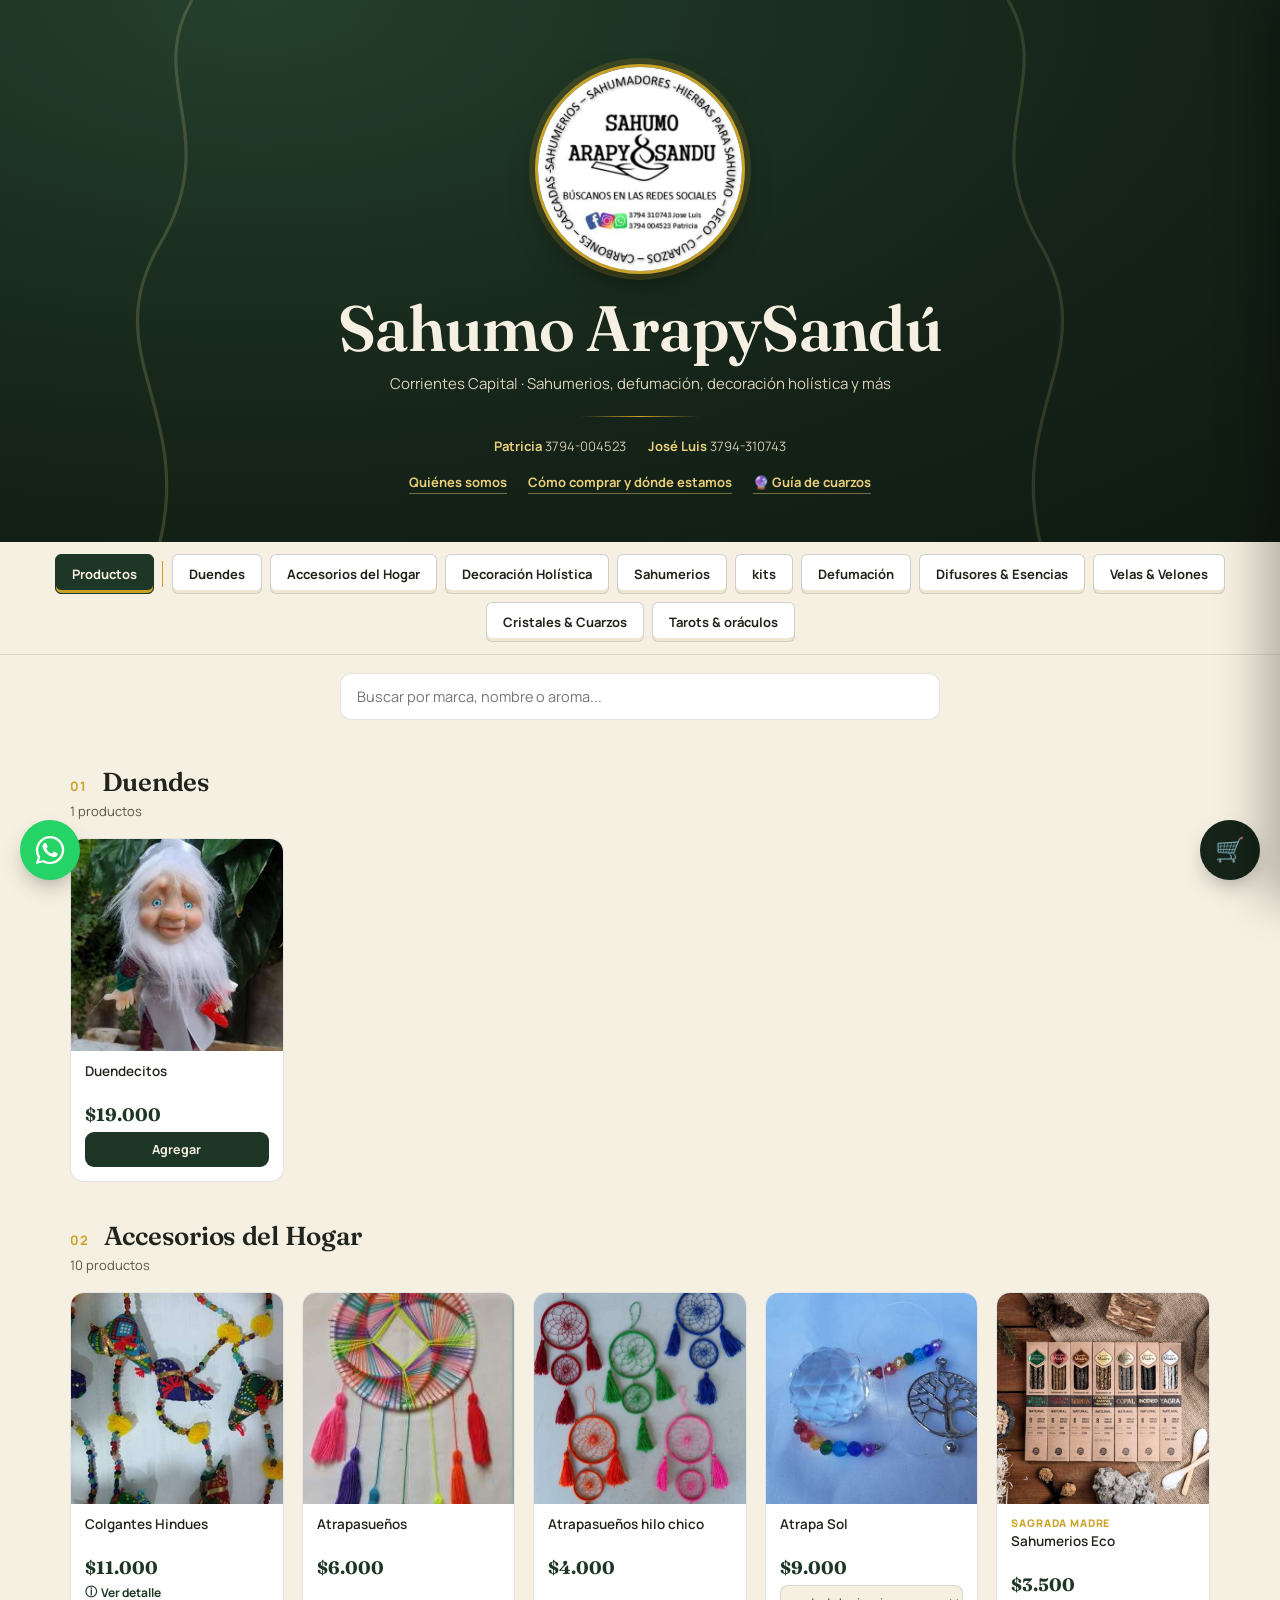
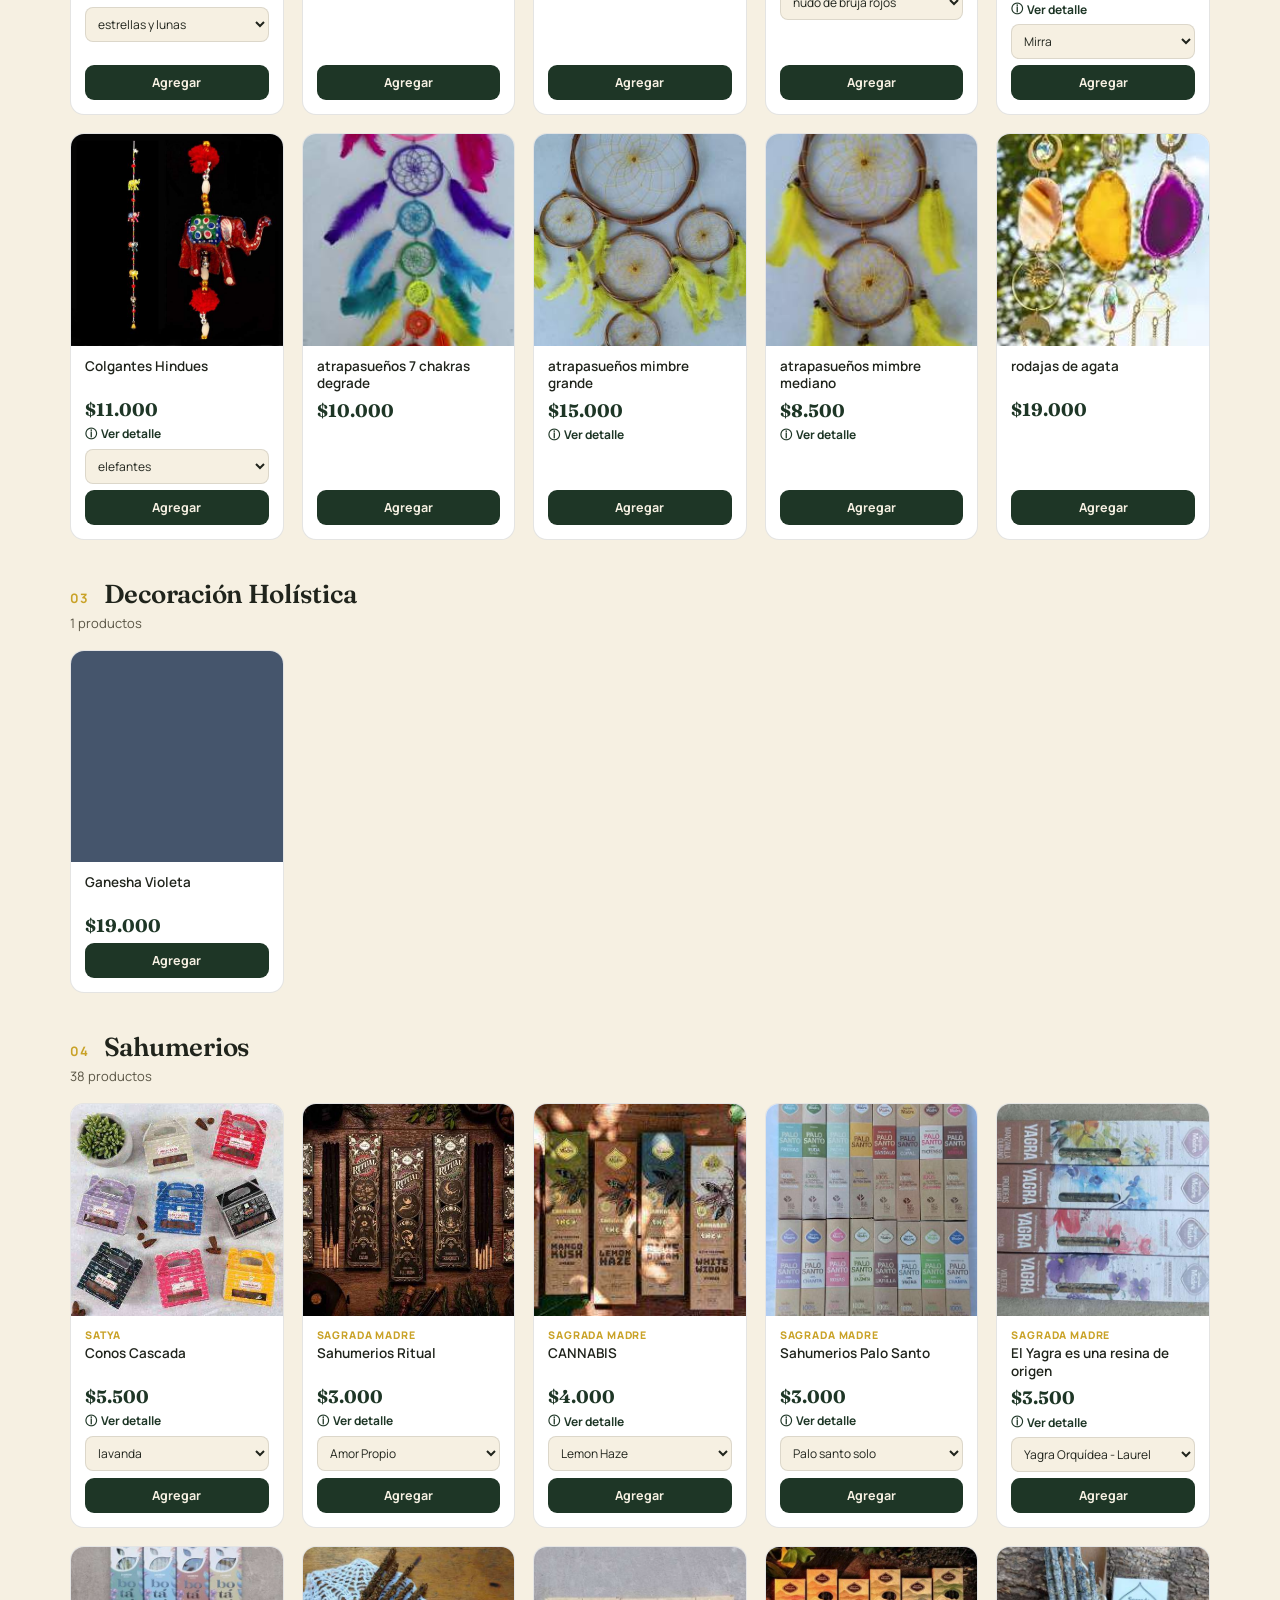
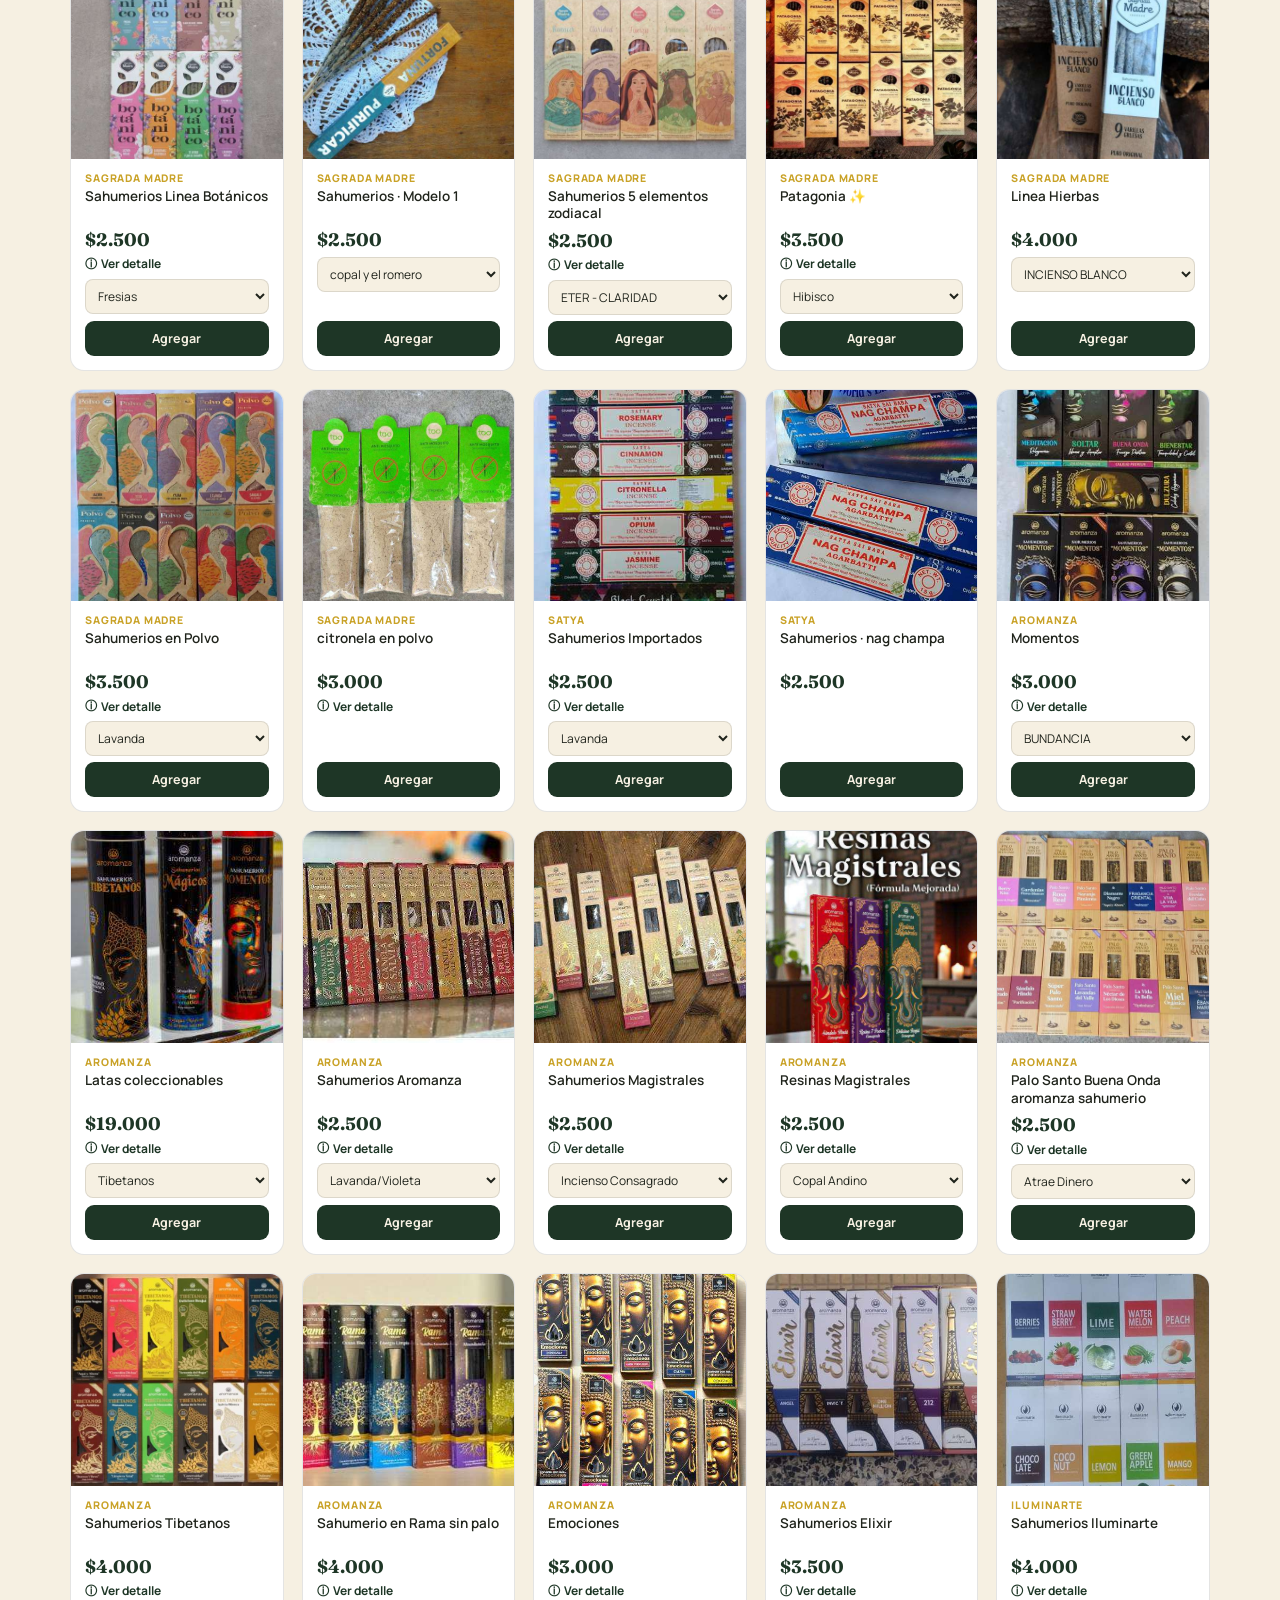
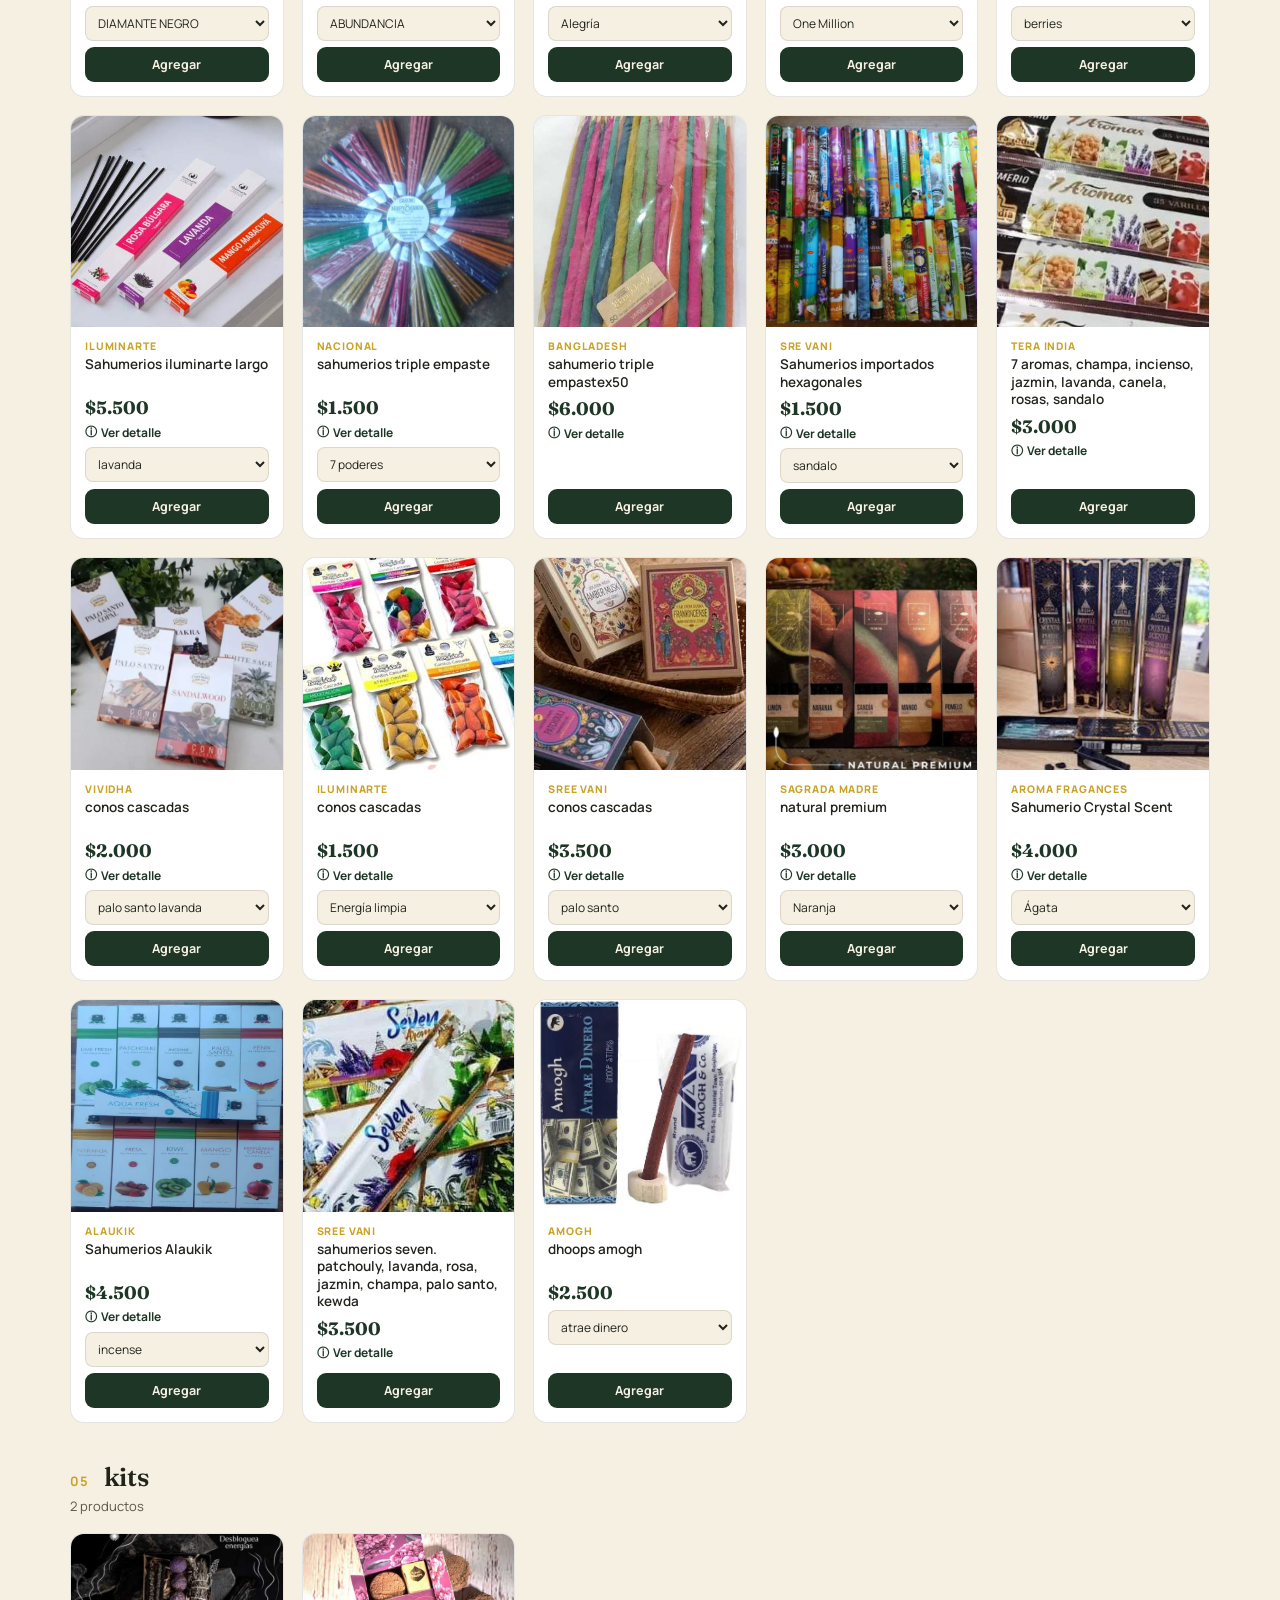
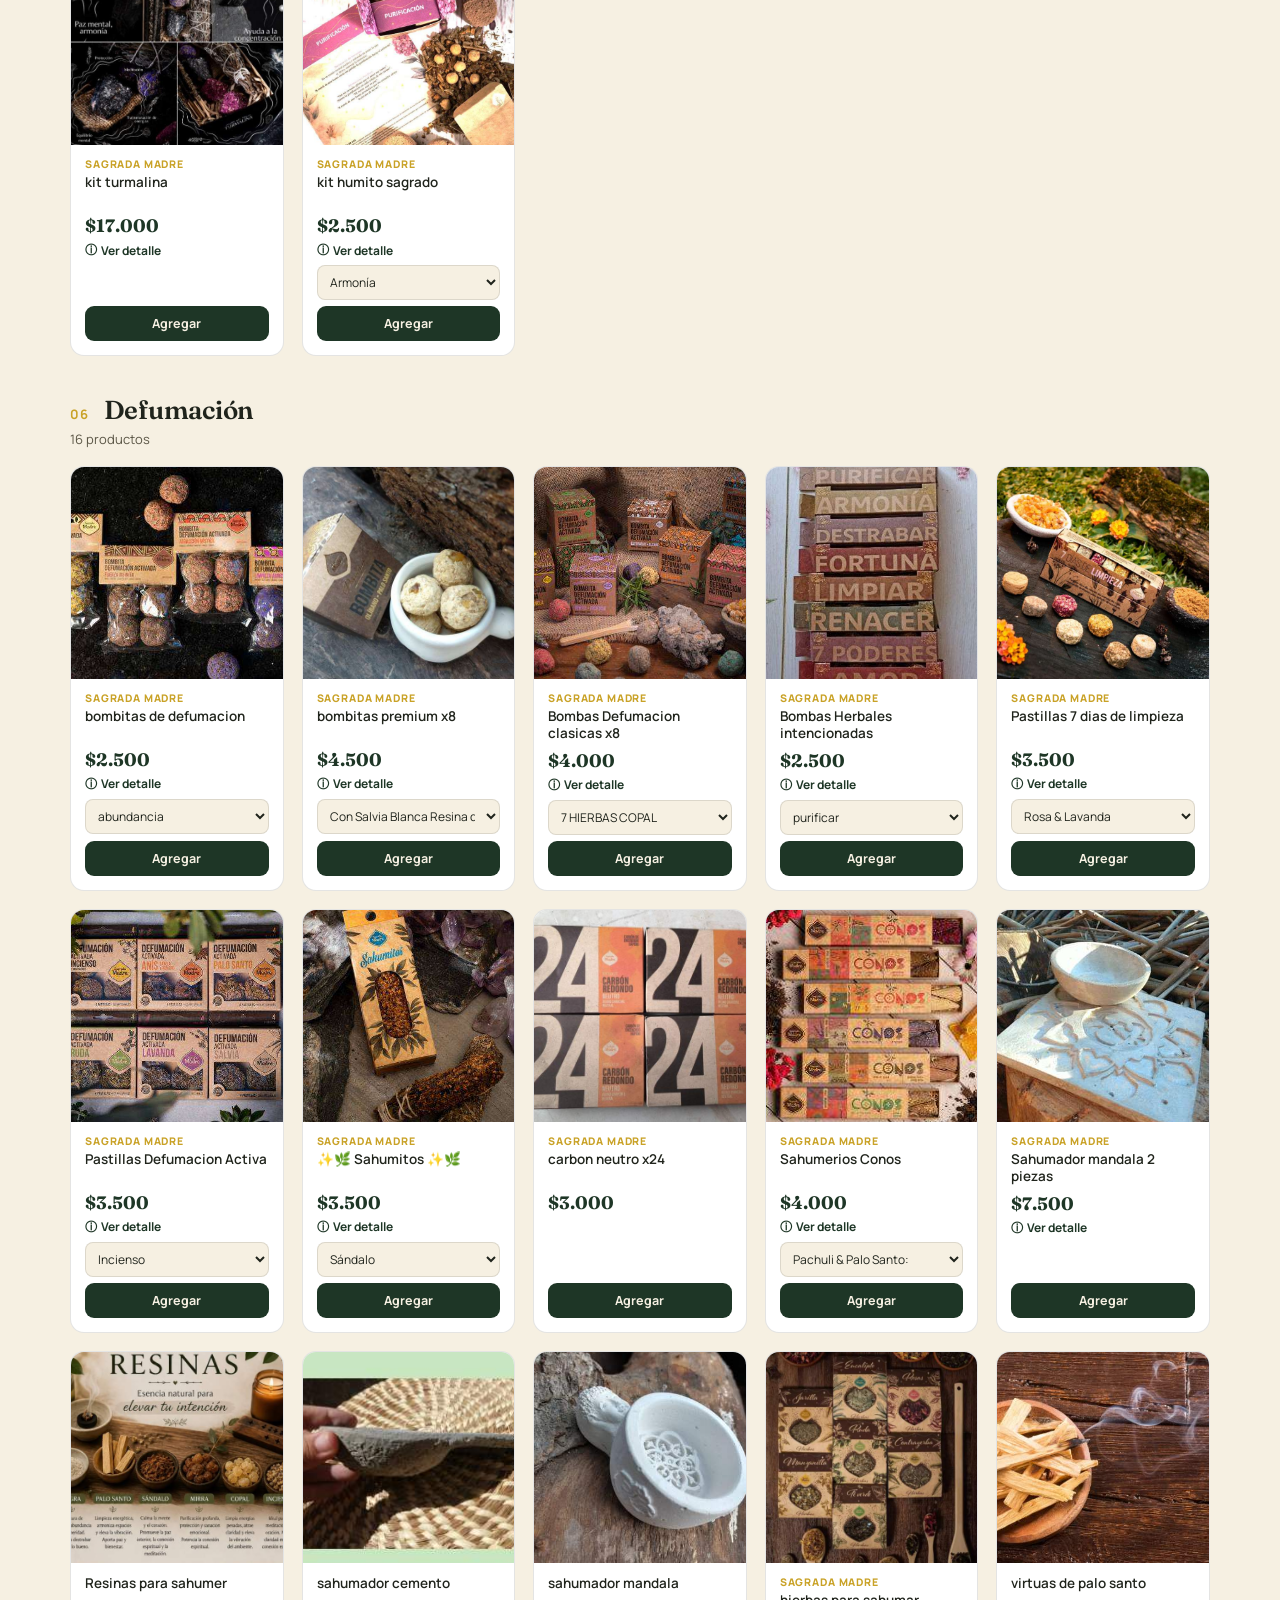
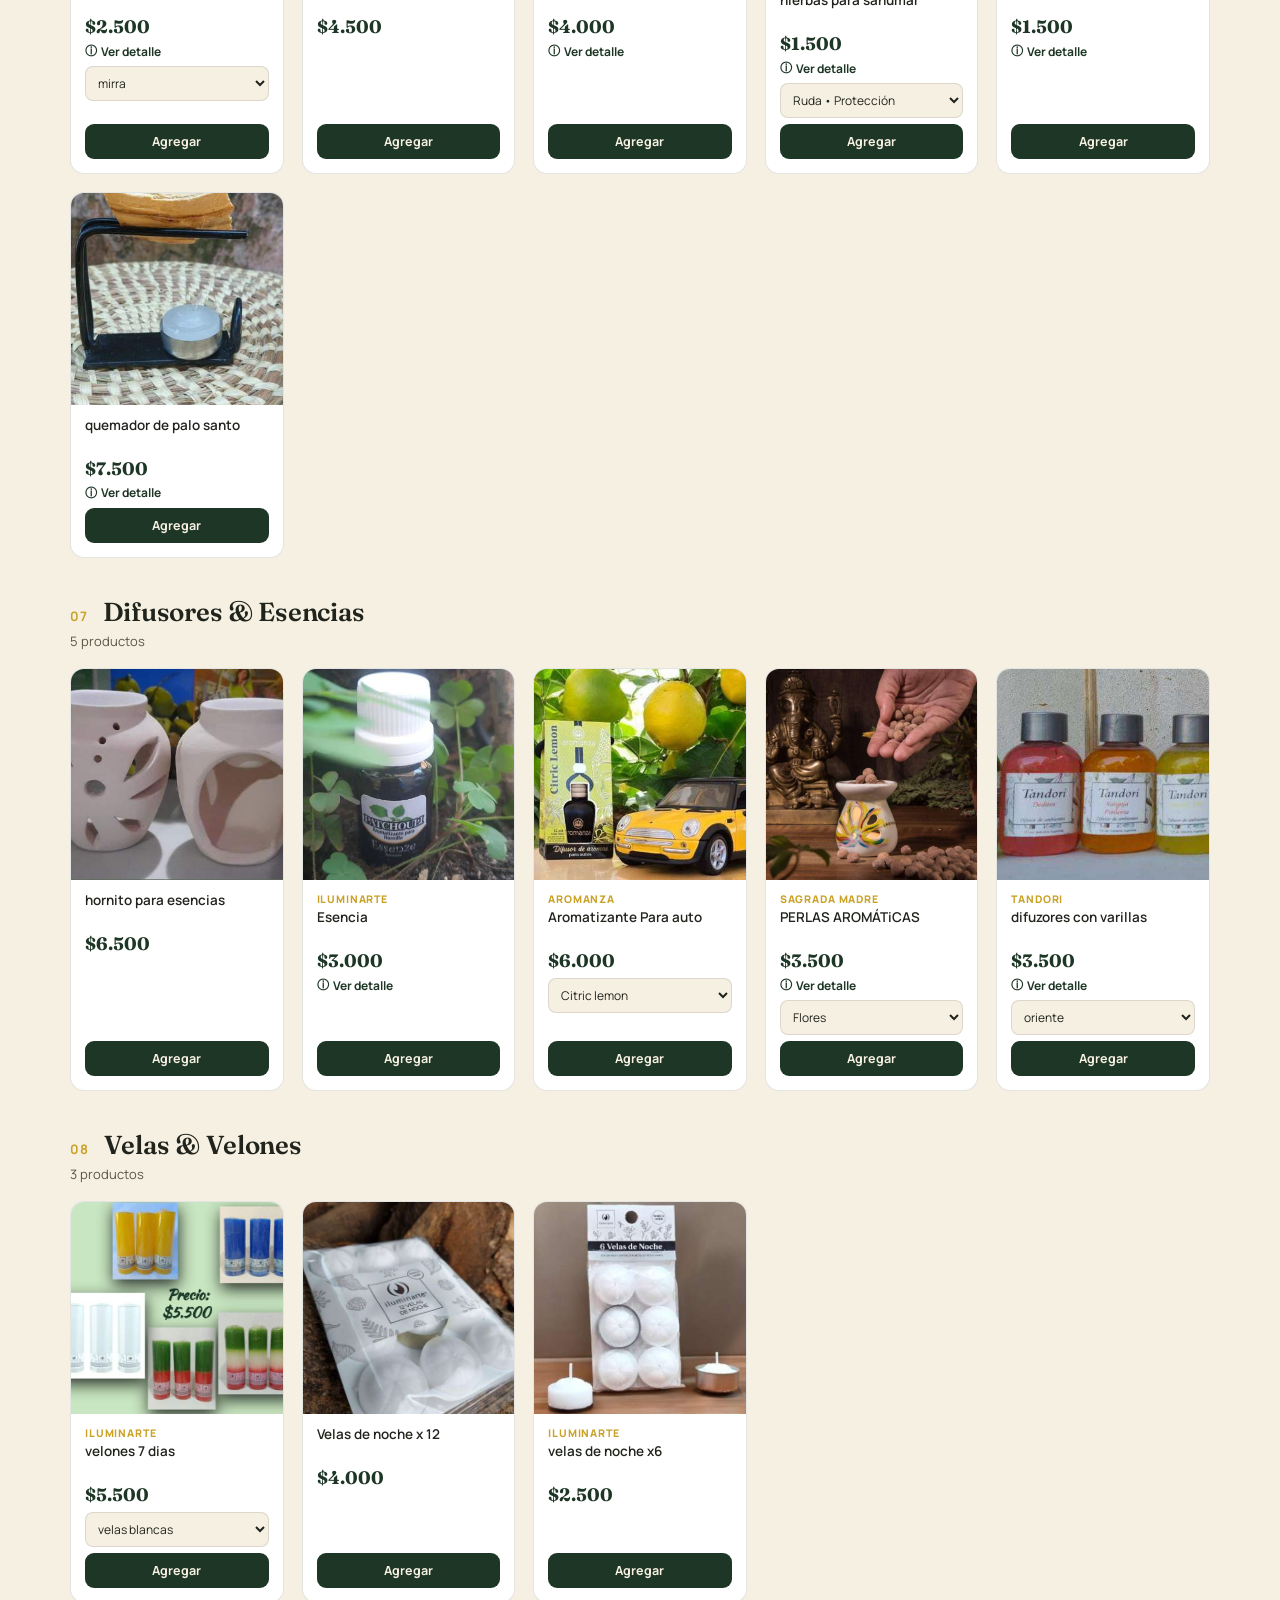
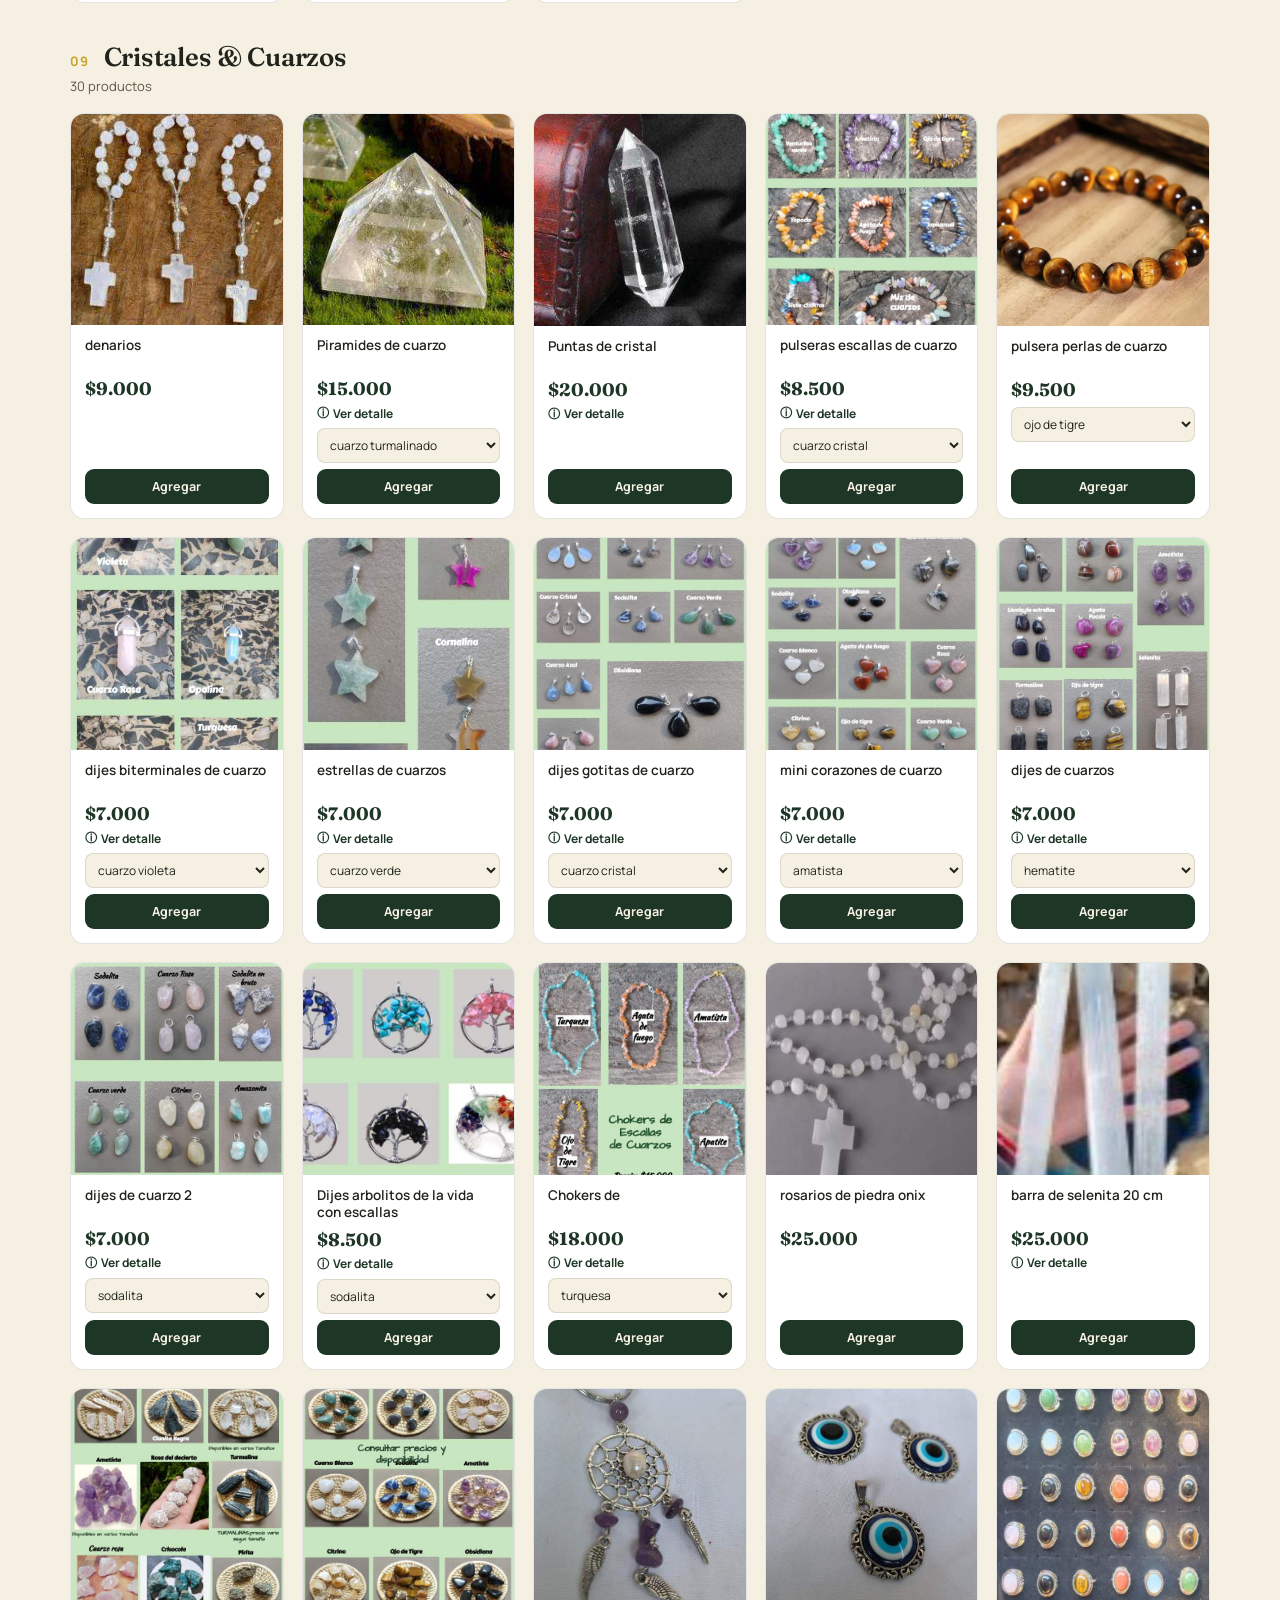
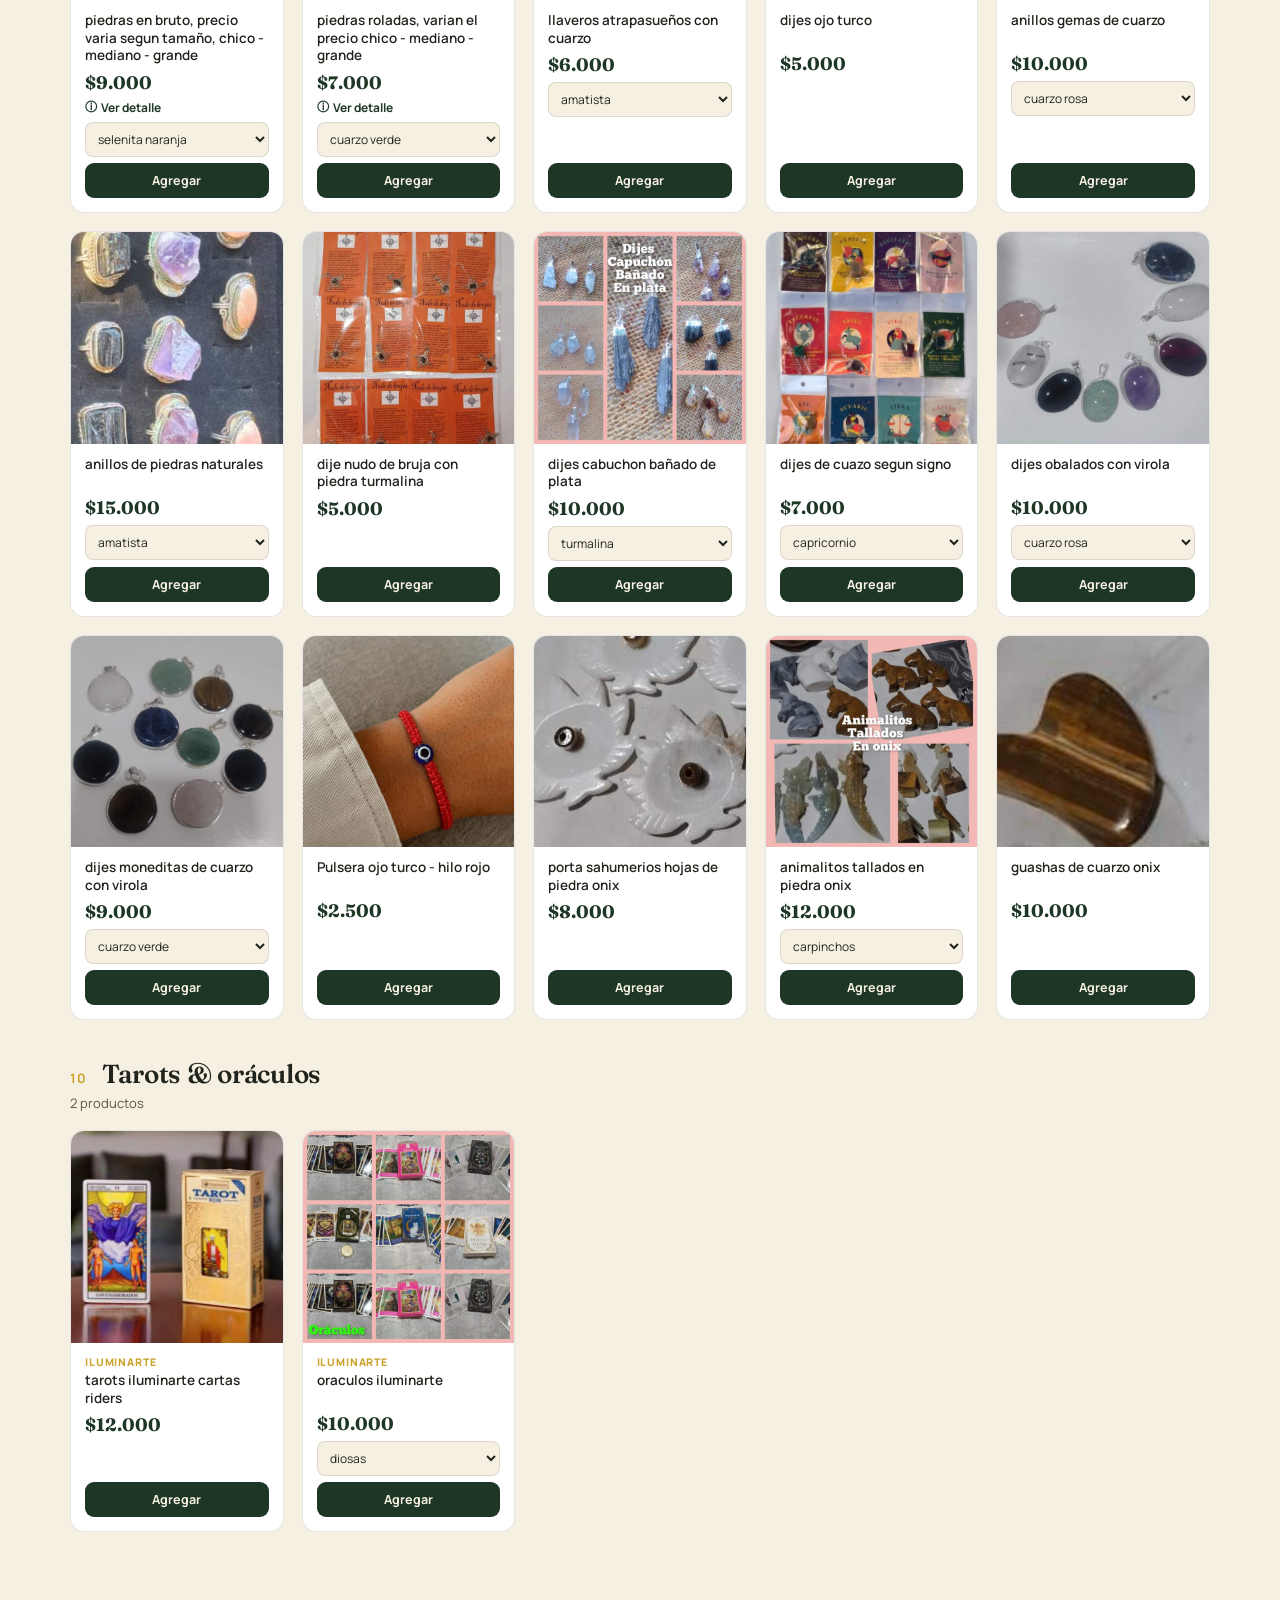
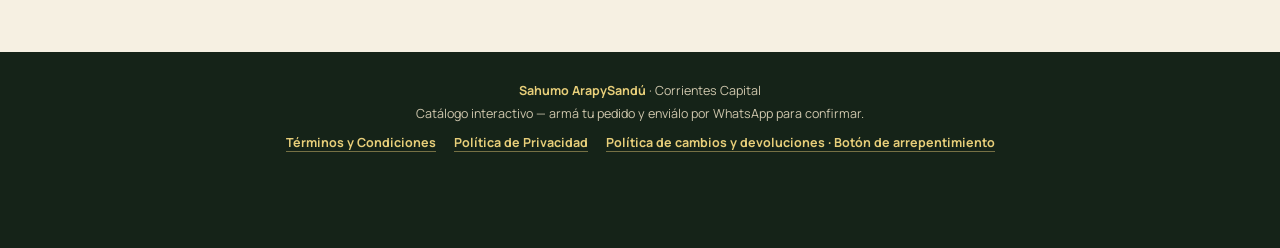
<file: index.html>
<!DOCTYPE html>
<html lang="es">
<head>
<meta charset="UTF-8">
<meta name="viewport" content="width=device-width, initial-scale=1.0">
<!-- ===== GOOGLE ANALYTICS =====
     ID de medición de Google Analytics de Sahumo ArapySandú (Analytics → Administrar → Flujos de datos). -->
<script>
  const GA_ID = 'G-PRJJT84JYV';
  window.dataLayer = window.dataLayer || [];
  function gtag(){ dataLayer.push(arguments); }
  if (/^G-[A-Z0-9]+$/.test(GA_ID) && GA_ID !== 'G-XXXXXXXXXX') {
    const s = document.createElement('script');
    s.async = true;
    s.src = 'https://www.googletagmanager.com/gtag/js?id=' + GA_ID;
    document.head.appendChild(s);
    gtag('js', new Date());
    gtag('config', GA_ID);
  }
</script>
<!-- ===== FIN GOOGLE ANALYTICS ===== -->
<title>Sahumo ArapySandú · Catálogo</title>
<link rel="preconnect" href="https://fonts.googleapis.com">
<link href="https://fonts.googleapis.com/css2?family=Fraunces:ital,opsz,wght@0,9..144,400;0,9..144,600;0,9..144,700;1,9..144,500&family=Manrope:wght@400;500;600;700;800&display=swap" rel="stylesheet">
<style>
  :root{
    --verde-900:#152318;
    --verde-800:#1e3626;
    --verde-700:#2b4d36;
    --oro:#c9a227;
    --oro-claro:#e8cf7a;
    --crema:#f6f0e2;
    --crema-2:#efe6d0;
    --tinta:#20241c;
    --tinta-suave:#5b5646;
    --terracota:#a85c32;
    --line:rgba(32,36,28,0.12);
  }
  *{box-sizing:border-box;}
  html{scroll-behavior:smooth;}
  body{
    margin:0;
    background:var(--crema);
    color:var(--tinta);
    font-family:'Manrope',sans-serif;
    -webkit-font-smoothing:antialiased;
  }
  h1,h2,h3,.display{
    font-family:'Fraunces',serif;
    font-weight:600;
    letter-spacing:-0.01em;
  }
  /* ---------- HERO ---------- */
  .hero{
    position:relative;
    background:radial-gradient(120% 140% at 20% 0%, #24402c 0%, var(--verde-900) 60%, #0f1a11 100%);
    color:var(--crema);
    padding:64px 24px 48px;
    overflow:hidden;
    text-align:center;
  }
  .smoke{
    position:absolute; inset:0; pointer-events:none; opacity:.35; mix-blend-mode:screen;
  }
  .smoke svg{width:100%;height:100%;}
  .eyebrow{
    text-transform:uppercase; letter-spacing:.28em; font-size:11px; color:var(--oro-claro);
    font-weight:700; position:relative; z-index:2;
  }
  .hero-logo{
    display:block; width:clamp(150px,34vw,210px); height:auto; aspect-ratio:1/1;
    margin:0 auto 4px; border-radius:50%; background:#fff;
    border:3px solid var(--oro); box-shadow:0 0 0 6px rgba(201,162,39,.18), 0 14px 34px -12px rgba(0,0,0,.6);
    position:relative; z-index:2;
  }
  .hero h1{
    font-size:clamp(40px,7vw,64px); margin:14px 0 6px; position:relative; z-index:2;
  }
  .hero .sub{
    font-size:15px; color:#d9d2bd; position:relative; z-index:2; margin-bottom:22px;
  }
  .rule{
    width:120px;height:1px;background:linear-gradient(90deg,transparent,var(--oro),transparent);
    margin:20px auto; position:relative; z-index:2;
  }
  .contacto-hero{
    display:flex; gap:22px; justify-content:center; flex-wrap:wrap; position:relative; z-index:2;
    font-size:13px; color:#cfc7ad;
  }
  .contacto-hero b{color:var(--oro-claro); font-weight:700;}

  /* ---------- NAV CATEGORIAS ---------- */
  .catnav{
    position:sticky; top:0; z-index:40;
    background:rgba(246,240,226,0.94); backdrop-filter:blur(8px);
    border-bottom:1px solid var(--line);
    display:flex; flex-wrap:wrap; gap:8px; justify-content:center; padding:12px 16px;
  }
  .catnav button{
    flex:0 0 auto; border:1px solid rgba(32,36,28,0.22); background:#fff;
    color:var(--tinta); padding:10px 16px; border-radius:6px; font-family:'Manrope';
    font-size:13px; font-weight:700; cursor:pointer; transition:background .2s, color .2s, border-color .2s;
    white-space:nowrap; box-shadow:inset 0 -3px 0 var(--crema-2, #efe6d0);
  }
  .catnav button:hover{ border-color:var(--oro); box-shadow:inset 0 -3px 0 var(--oro); }
  .catnav button.active{
    background:var(--verde-800); color:var(--crema); border-color:var(--verde-800);
    box-shadow:inset 0 -3px 0 var(--oro);
  }
  .catnav button:focus-visible{ outline:2px solid var(--oro); outline-offset:2px; }
  /* "Productos" (ver todo) separado del resto con una línea dorada */
  .catnav button.cat-all{ position:relative; margin-right:10px; }
  .catnav button.cat-all::after{
    content:''; position:absolute; right:-10px; top:15%; bottom:15%; width:1px; background:var(--oro);
  }
  @media (max-width:480px){
    .catnav{ gap:6px; padding:10px 12px; }
    .catnav button{ padding:8px 11px; font-size:11.5px; }
    .catnav button.cat-all{ margin-right:0; }
    .catnav button.cat-all::after{ display:none; }
  }

  /* ---------- BUSCADOR ---------- */
  .searchbar{
    max-width:640px; margin:18px auto 0; padding:0 20px;
    display:flex; flex-direction:column; gap:10px; align-items:center;
  }
  .search-field{position:relative; width:100%;}
  .search-field input{
    padding:13px 16px; border-radius:11px; border:1px solid var(--line);
    font-family:'Manrope'; font-size:14.5px; background:#fff; color:var(--tinta); width:100%;
  }
  .search-field input:focus{outline:none; border-color:var(--oro);}
  .suggestions{
    position:absolute; top:100%; left:0; right:0; margin-top:4px;
    background:#fff; border:1px solid var(--line); border-radius:10px;
    box-shadow:0 14px 28px -16px rgba(30,54,38,.35); max-height:280px; overflow-y:auto;
    z-index:50; display:none;
  }
  .suggestions.show{display:block;}
  .suggestions div{
    padding:10px 14px; font-size:13.5px; cursor:pointer; border-bottom:1px solid var(--line);
    display:flex; align-items:center; justify-content:space-between; gap:10px;
  }
  .suggestions div:last-child{border-bottom:none;}
  .suggestions div:hover{background:var(--crema-2);}
  .suggestions .no-match{color:var(--tinta-suave); cursor:default; justify-content:center;}
  .suggestions .tag{
    font-size:10px; text-transform:uppercase; letter-spacing:.06em; font-weight:800;
    color:var(--oro); background:var(--crema-2); padding:2px 8px; border-radius:100px; flex:0 0 auto;
  }
  .clear-btn{
    margin-top:0; border:1px solid var(--line); background:transparent; color:var(--terracota);
    padding:7px 16px; border-radius:100px; font-size:12px; font-weight:700; cursor:pointer;
  }
  .clear-btn:hover{background:var(--terracota); color:#fff; border-color:var(--terracota);}

  /* ---------- CATALOGO ---------- */
  .wrap{max-width:1180px; margin:0 auto; padding:8px 20px 120px;}
  .cat-section{padding-top:38px;}
  .cat-title{
    display:flex; align-items:baseline; gap:14px; margin-bottom:4px;
  }
  .cat-title .num{color:var(--oro); font-size:13px; font-weight:700; letter-spacing:.1em;}
  .cat-title h2{font-size:26px; margin:0;}
  .cat-count{color:var(--tinta-suave); font-size:13px; margin-bottom:18px;}

  .grid{
    display:grid; grid-template-columns:repeat(auto-fill,minmax(210px,1fr)); gap:18px;
  }
  .card{
    background:#fff; border:1px solid var(--line); border-radius:14px; overflow:hidden;
    display:flex; flex-direction:column; transition:transform .18s, box-shadow .18s;
  }
  .card:hover{transform:translateY(-3px); box-shadow:0 14px 28px -16px rgba(30,54,38,.35);}
  .card .imgwrap{aspect-ratio:1/1; background:var(--crema-2); overflow:hidden;}
  .card img{width:100%;height:100%;object-fit:cover; display:block;}
  .card .info{padding:12px 14px 14px; display:flex; flex-direction:column; gap:6px; flex:1;}
  .card .marca{
    text-transform:uppercase; letter-spacing:.08em; font-size:10.5px; font-weight:800;
    color:var(--oro); margin-bottom:-3px;
  }
  .card .name{font-size:13.5px; font-weight:600; line-height:1.3; min-height:34px;}
  .card .price{font-family:'Fraunces'; font-weight:700; font-size:18px; color:var(--verde-800);}
  .card .aroma-select{
    width:100%; padding:7px 8px; border-radius:8px; border:1px solid var(--line);
    font-family:'Manrope'; font-size:12px; background:var(--crema); color:var(--tinta);
  }
  .ci-aroma{font-size:11.5px; color:var(--oro); font-weight:700; margin-top:1px;}
  .detail-toggle{font-size:12px;}
  .detail-toggle summary{
    cursor:pointer; color:var(--verde-800); font-weight:700; list-style:none; user-select:none;
  }
  .detail-toggle summary::-webkit-details-marker{display:none;}
  .detail-toggle summary::before{content:"ⓘ "; }
  .detail-toggle[open] summary::before{content:"▾ ";}
  .detail-toggle p{
    margin:6px 0 0; color:var(--tinta-suave); font-size:12px; line-height:1.4;
  }
  .card .addbtn{
    margin-top:auto; border:none; background:var(--verde-800); color:var(--crema);
    padding:9px; border-radius:9px; font-weight:700; font-size:12.5px; cursor:pointer;
    transition:.15s; font-family:'Manrope';
  }
  .card .addbtn:hover{background:var(--oro); color:var(--tinta);}
  .card .addbtn.added{background:var(--oro);color:var(--tinta);}

  /* ---------- CARRITO FLOTANTE ---------- */
  .cart-fab{
    position:fixed; right:20px; bottom:20px; z-index:60;
    background:var(--verde-900); color:var(--crema); border:none;
    width:60px; height:60px; border-radius:50%; cursor:pointer;
    box-shadow:0 10px 24px -8px rgba(0,0,0,.4);
    display:flex; align-items:center; justify-content:center; font-size:24px;
  }
  .cart-fab .badge{
    position:absolute; top:-4px; right:-4px; background:var(--oro); color:var(--tinta);
    font-size:11px; font-weight:800; border-radius:50%; min-width:20px;height:20px;
    display:flex; align-items:center; justify-content:center; padding:0 4px;
  }
  .cart-drawer{
    position:fixed; top:0; right:0; height:100%; width:min(400px,100%);
    background:var(--crema); z-index:70; box-shadow:-20px 0 40px rgba(0,0,0,.25);
    transform:translateX(100%); transition:transform .3s ease; display:flex; flex-direction:column;
  }
  .cart-drawer.open{transform:translateX(0);}
  .cart-head{
    background:var(--verde-900); color:var(--crema); padding:20px; display:flex;
    justify-content:space-between; align-items:center;
  }
  .cart-head h3{margin:0; font-size:20px;}
  .cart-head button{background:none;border:none;color:var(--crema);font-size:22px;cursor:pointer;}
  .cart-items{flex:1; overflow-y:auto; padding:14px 18px;}
  .cart-empty{color:var(--tinta-suave); text-align:center; margin-top:60px; font-size:14px;}
  .cart-item{display:flex; gap:12px; padding:12px 0; border-bottom:1px solid var(--line);}
  .cart-item img{width:56px;height:56px;border-radius:8px;object-fit:cover;}
  .cart-item .ci-info{flex:1;}
  .cart-item .ci-name{font-size:13px; font-weight:600;}
  .cart-item .ci-price{font-size:12px; color:var(--tinta-suave); margin-top:2px;}
  .qty{display:flex; align-items:center; gap:8px; margin-top:6px;}
  .qty button{
    width:22px;height:22px;border-radius:6px;border:1px solid var(--line);background:#fff;cursor:pointer;
    font-weight:700;
  }
  .qty span{font-size:13px; font-weight:700; min-width:16px; text-align:center;}
  .remove-btn{background:none;border:none;color:var(--terracota);font-size:11px;cursor:pointer;text-decoration:underline; margin-top:4px;}
  .cart-foot{padding:18px; border-top:1px solid var(--line); background:#fff;}
  .cart-total{display:flex; justify-content:space-between; font-family:'Fraunces'; font-size:20px; font-weight:700; margin-bottom:14px;}
  .checkout-btn{
    width:100%; padding:14px; border:none; border-radius:10px; background:var(--oro);
    color:var(--tinta); font-weight:800; font-size:14.5px; cursor:pointer; font-family:'Manrope';
  }
  .checkout-btn:hover{background:var(--oro-claro);}
  .checkout-btn:disabled{opacity:.4; cursor:not-allowed;}
  .overlay{position:fixed; inset:0; background:rgba(20,24,18,.4); z-index:65; opacity:0; pointer-events:none; transition:.25s;}
  .overlay.show{opacity:1; pointer-events:auto;}

  /* ---------- MODAL CHECKOUT ---------- */
  .modal-bg{position:fixed;inset:0;background:rgba(20,24,18,.55);z-index:80;display:none;align-items:center;justify-content:center;padding:20px;}
  .modal-bg.show{display:flex;}
  .modal{background:var(--crema);border-radius:16px;max-width:420px;width:100%;padding:26px;}
  .modal h3{margin-top:0;}
  .modal label{display:block;font-size:12.5px;font-weight:700;margin:14px 0 6px;color:var(--tinta-suave);}
  .modal input, .modal select{
    width:100%;padding:10px 12px;border-radius:8px;border:1px solid var(--line);font-family:'Manrope';font-size:14px;
  }
  .modal .close-x{position:absolute; top:14px; right:16px; background:none;border:none;font-size:20px;cursor:pointer;}

  /* ---------- MODAL DETALLE DE PRODUCTO ---------- */
  .detail-btn{
    background:none; border:none; padding:0; margin-top:-2px;
    color:var(--verde-800); font-weight:700; font-size:12px; cursor:pointer;
    text-align:left; display:flex; align-items:center; gap:4px; font-family:'Manrope';
  }
  .detail-btn:hover{color:var(--oro);}
  .detail-btn::before{content:"ⓘ"; font-size:12px;}
  .detail-modal{
    background:var(--crema); border-radius:18px; max-width:600px; width:100%;
    max-height:88vh; overflow-y:auto; position:relative;
  }
  .detail-modal .close-x{
    position:absolute; top:14px; right:14px; z-index:2;
    background:rgba(21,35,24,.55); color:#fff; width:32px; height:32px; border-radius:50%;
    display:flex; align-items:center; justify-content:center; font-size:17px; border:none; cursor:pointer;
  }
  .detail-modal .close-x:hover{background:var(--verde-900);}
  .detail-img{
    width:100%; aspect-ratio:4/3; background:var(--crema-2); overflow:hidden;
    border-radius:18px 18px 0 0;
  }
  .detail-img img{width:100%; height:100%; object-fit:cover; display:block;}
  .detail-body{padding:22px 24px 26px;}
  .detail-body .marca{
    text-transform:uppercase; letter-spacing:.1em; font-size:11.5px; font-weight:800; color:var(--oro);
  }
  .detail-body h3{margin:6px 0 4px; font-size:22px; line-height:1.25;}
  .detail-body .price{
    font-family:'Fraunces'; font-weight:700; font-size:21px; color:var(--verde-800); margin-bottom:14px;
  }
  .detail-body .desc{
    color:var(--tinta-suave); font-size:14px; line-height:1.65; padding-top:14px;
    border-top:1px solid var(--line);
  }
  .detail-body .desc br{content:""; display:block; margin-top:8px;}
  .detail-aromas{display:flex; flex-wrap:wrap; gap:7px; margin:14px 0 2px;}
  .detail-aromas span{
    background:var(--crema-2); color:var(--tinta); font-size:11.5px; font-weight:700;
    padding:5px 12px; border-radius:100px;
  }
  .detail-body .addbtn{
    margin-top:20px; width:100%; border:none; background:var(--verde-800); color:var(--crema);
    padding:13px; border-radius:10px; font-weight:700; font-size:14px; cursor:pointer;
    transition:.15s; font-family:'Manrope';
  }
  .detail-body .addbtn:hover{background:var(--oro); color:var(--tinta);}
  @media (max-width:520px){
    .detail-modal{max-height:92vh;}
    .detail-body{padding:18px 18px 22px;}
  }
  .modal-wrap{position:relative;}
  .send-btn{
    margin-top:20px;width:100%;padding:13px;border:none;border-radius:10px;background:#25D366;color:#fff;
    font-weight:800;font-size:14.5px;cursor:pointer;display:flex;align-items:center;justify-content:center;gap:8px;
  }

  /* ---------- LINK EN HERO ---------- */
  .hero-info-link{
    display:inline-block; margin-top:18px; position:relative; z-index:2;
    color:var(--oro-claro); font-size:13px; font-weight:700; text-decoration:none;
    border-bottom:1px solid rgba(232,207,122,.45); padding-bottom:2px;
  }
  .hero-info-link:hover{color:#fff; border-color:#fff;}
  .hero-info-link:focus-visible{outline:2px solid var(--oro); outline-offset:4px;}

  /* ---------- COMO COMPRAR / FERIAS ---------- */
  section.info{background:var(--crema-2); border-top:1px solid var(--line); padding:56px 20px 64px; scroll-margin-top:70px;}
  .info-inner{max-width:1080px; margin:0 auto;}
  section.info[hidden]{display:none;}
  section.info{border-top:none; padding-top:40px; min-height:60vh;}
  .info h2{font-size:clamp(26px,4vw,34px); margin:0 0 6px;}
  .info .lead{color:var(--tinta-suave); font-size:15px; margin:0 0 28px; max-width:60ch; line-height:1.55;}
  .pasos{list-style:none; margin:0 0 44px; padding:0; display:grid; grid-template-columns:repeat(auto-fit,minmax(220px,1fr)); gap:26px;}
  .pasos li{display:flex; gap:14px; align-items:flex-start;}
  .pasos .n{
    flex:0 0 auto; width:38px; height:38px; border-radius:50%;
    border:1.5px solid var(--oro); color:var(--verde-800);
    font-family:'Fraunces'; font-weight:700; font-size:18px;
    display:flex; align-items:center; justify-content:center;
  }
  .pasos b{display:block; font-size:15px; margin-bottom:3px;}
  .pasos span{color:var(--tinta-suave); font-size:13.5px; line-height:1.5;}

  .info-cols{display:grid; grid-template-columns:1fr 1.4fr; gap:28px; align-items:start;}
  @media (max-width:820px){ .info-cols{grid-template-columns:1fr;} }
  .info-box{background:#fff; border:1px solid var(--line); border-radius:14px; padding:24px;}
  .info-box h3{font-size:21px; margin:0 0 14px;}
  .pago-lista{list-style:none; margin:0; padding:0;}
  .pago-lista li{padding:12px 0; border-bottom:1px solid var(--line); font-size:14.5px; line-height:1.45;}
  .pago-lista li:last-child{border-bottom:none;}
  .pago-lista small{display:block; color:var(--tinta-suave); font-size:12.5px; margin-top:2px;}
  .envio-destacado{
    margin-top:16px; background:var(--verde-800); color:var(--crema);
    border-radius:10px; padding:14px 16px; font-size:14px; line-height:1.45;
  }
  .envio-destacado b{color:var(--oro-claro); font-family:'Fraunces'; font-size:18px;}

  .ferias{display:grid; grid-template-columns:1fr 200px; gap:22px;}
  @media (max-width:560px){ .ferias{grid-template-columns:1fr;} .feria-foto{order:-1; max-width:240px;} }
  .feria-lista{list-style:none; margin:0; padding:0;}
  .feria-lista li{padding:12px 0; border-bottom:1px solid var(--line);}
  .feria-lista li:last-child{border-bottom:none;}
  .feria-lista .cuando{font-family:'Fraunces'; font-weight:600; font-size:16px; color:var(--verde-800);}
  .feria-lista .donde{font-size:13.5px; color:var(--tinta); margin-top:2px; line-height:1.45;}
  .feria-lista a{font-size:12px; font-weight:700; color:var(--terracota); text-decoration:none;}
  .feria-lista a:hover{text-decoration:underline;}
  .feria-foto{margin:0;}
  .feria-foto img{width:100%; height:auto; display:block; border-radius:10px; border:3px solid #fff; box-shadow:0 0 0 1px var(--line);}
  .feria-foto figcaption{font-size:12px; color:var(--tinta-suave); margin-top:8px; text-align:center;}

  /* datos extra en el modal de pedido */
  .modal .nota-envio{font-size:12px; color:var(--terracota); margin-top:6px; display:none;}

  /* ---------- WHATSAPP FLOTANTE ---------- */
  .wa-fab{
    position:fixed; left:20px; bottom:20px; z-index:60;
    width:60px; height:60px; border-radius:50%; border:none; cursor:pointer;
    background:#25D366; color:#fff; display:flex; align-items:center; justify-content:center;
    box-shadow:0 10px 24px -8px rgba(0,0,0,.4);
  }
  .wa-fab svg{width:30px; height:30px;}
  .wa-fab:focus-visible{outline:3px solid var(--oro); outline-offset:3px;}
  .wa-menu{
    position:fixed; left:20px; bottom:92px; z-index:61; width:min(270px,calc(100vw - 40px));
    background:var(--crema); border:1px solid var(--line); border-radius:14px; overflow:hidden;
    box-shadow:0 18px 36px -14px rgba(0,0,0,.45); display:none;
  }
  .wa-menu.show{display:block;}
  .wa-menu .wa-head{background:var(--verde-900); color:var(--crema); padding:12px 16px; font-size:13.5px; font-weight:700;}
  .wa-menu a{
    display:flex; justify-content:space-between; align-items:center; gap:10px;
    padding:13px 16px; text-decoration:none; color:var(--tinta); border-top:1px solid var(--line);
    font-size:14px;
  }
  .wa-menu a:hover, .wa-menu a:focus-visible{background:var(--crema-2); outline:none;}
  .wa-menu a b{font-weight:700;}
  .wa-menu a span{color:var(--tinta-suave); font-size:12.5px;}

  /* ---------- QUIENES SOMOS ---------- */
  .nosotros{background:var(--crema); border-top:1px solid var(--line); padding:60px 20px 64px; scroll-margin-top:70px;}
  .nosotros-inner{max-width:1080px; margin:0 auto;}
  .nosotros h2{font-size:clamp(26px,4vw,34px); margin:0 0 14px;}
  .nosotros p{font-size:15.5px; line-height:1.65; max-width:62ch; margin:0 0 14px;}

  .sahumar{
    margin-top:44px; display:grid; grid-template-columns:minmax(0,300px) 1fr; gap:34px; align-items:center;
    background:var(--verde-900); color:var(--crema); border-radius:18px; padding:30px;
  }
  @media (max-width:720px){ .sahumar{grid-template-columns:1fr; padding:22px;} .sahumar img{max-width:300px; margin:0 auto;} }
  .sahumar img{width:100%; height:auto; display:block; border-radius:12px;}
  .sahumar h3{font-size:25px; margin:0 0 12px; color:var(--oro-claro);}
  .sahumar p{color:#ddd5bf; font-size:15px; line-height:1.7; margin:0 0 12px; max-width:60ch;}
  .sahumar p.intencion{color:var(--crema); font-family:'Fraunces'; font-style:italic; font-weight:500; font-size:17px; margin-top:16px;}

  .nosotros{border-top:none; padding-top:40px; min-height:60vh;}
  .nosotros[hidden]{display:none;}
  .cta{display:flex; flex-wrap:wrap; gap:14px; align-items:center; margin-top:36px;}
  .btn-cat{background:var(--verde-800); color:var(--crema); border:none; cursor:pointer; font-family:'Manrope'; font-weight:700; font-size:14.5px; padding:13px 22px; border-radius:10px;}
  .btn-cat:hover{background:var(--oro); color:var(--tinta);}
  .btn-cat:focus-visible{outline:2px solid var(--oro); outline-offset:3px;}
  footer{
    background:var(--verde-900); color:#cfc7ad; text-align:center; padding:30px 20px; font-size:12.5px;
  }
  footer b{color:var(--oro-claro);}
  .contador{margin-top:10px; font-size:13px; letter-spacing:.02em;}
  .contador b{font-size:15px;}
  footer{padding-bottom:96px;}
  .legal-links{margin-top:12px; display:flex; gap:8px 18px; justify-content:center; flex-wrap:wrap;}
  .legal-links a{color:var(--oro-claro); font-weight:700; text-decoration:none; border-bottom:1px solid rgba(232,207,122,.45);}
  .btn-arrepentimiento{
    display:inline-block; margin-top:16px; position:relative; z-index:2;
    background:var(--crema); color:var(--verde-900); font-weight:800; font-size:14px; text-decoration:none;
    padding:9px 18px; border-radius:999px; border:2px solid var(--oro);
  }
  .btn-arrepentimiento:hover{background:var(--oro-claro);}
  .btn-arrepentimiento:focus-visible{outline:2px solid #fff; outline-offset:3px;}
  .modal label.acepto{display:flex; gap:10px; align-items:flex-start; font-weight:500; font-size:12.5px; line-height:1.45; color:var(--tinta); margin:18px 0 0; cursor:pointer;}
  .modal label.acepto input{width:18px; height:18px; flex:none; margin:1px 0 0; padding:0; accent-color:var(--verde-700);}
  .modal label.acepto a{color:var(--verde-700); font-weight:700;}
  .send-btn:disabled{opacity:.45; cursor:not-allowed;}
</style>
</head>
<body>

<div class="hero">
  <div class="smoke" id="smoke"></div>
  <img class="hero-logo" src="[data-uri]" alt="Logo de Sahumo Arapy & Sandu: sahumerios, sahumadores, hierbas para sahumo, deco, cuarzos, carbones y cascadas">
  <h1>Sahumo ArapySandú</h1>
  <div class="sub">Corrientes Capital · Sahumerios, defumación, decoración holística y más</div>
  <div class="rule"></div>
  <div class="contacto-hero">
    <span><b>Patricia</b> 3794-004523</span>
    <span><b>José Luis</b> 3794-310743</span>
  </div>
  <a class="hero-info-link" href="#quienes-somos" id="heroNosotros">Quiénes somos</a>
  <a class="hero-info-link" href="#como-comprar" id="heroComprar" style="margin-left:18px">Cómo comprar y dónde estamos</a>
  <a class="hero-info-link" href="cuarzos.html" style="margin-left:18px">🔮 Guía de cuarzos</a>
</div>

<div class="catnav" id="catnav"></div>

<div class="searchbar" id="searchbar">
  <div class="search-field" data-field="all">
    <input type="text" id="searchAll" placeholder="Buscar por marca, nombre o aroma..." autocomplete="off">
    <div class="suggestions" id="suggAll"></div>
  </div>
  <button class="clear-btn" id="clearFilters" style="display:none">✕ Limpiar búsqueda</button>
</div>

<section class="nosotros" id="quienes-somos" hidden>
  <div class="nosotros-inner">
    <h2>Quiénes somos</h2>
    <p>Somos un emprendimiento correntino que nació en agosto de 2020 con el propósito de expandir bienestar y luz. Empezamos con apenas 8 artículos y, paso a paso, construimos un espacio holístico completo dedicado a la venta de sahumerios, defumación, cristales y decoración.</p>
    <p>En Sahumo ArapySandú te acompañamos a sahumar tus espacios con intenciones, proteger tu energía y transformar tus ambientes con elementos elegidos con amor.</p>
    <p>Hoy nos encontrás en la Feria de la Ciudad y en este catálogo, donde podés armar tu pedido y escribirnos directo a Patricia o a José Luis.</p>


    <div class="sahumar">
      <img src="[data-uri]" alt="Sahumador de barro con carbón encendido y humo aromático" loading="lazy">
      <div>
        <h3>¿Qué es sahumar?</h3>
        <p>Sahumar un lugar es llevarle un aroma determinado y una intención definida.</p>
        <p>El humo aromatizado recorre cada rincón, hasta debajo de los muebles, e impregna los ambientes de aromas armonizantes que nos predisponen a una mejor energía y nos llenan de alegría y paz interior.</p>
        <p class="intencion">Mientras sahumamos, decretamos las mejores intenciones para nuestro hogar y para quienes lo habitan. Al terminar, los restos de lo quemado se devuelven a la tierra.</p>
      </div>
    </div>

    <div class="cta"><button class="btn-cat" id="nosVerCatalogo">Ver los productos</button></div>
  </div>
</section>

<div class="wrap" id="catalog"></div>

<button class="cart-fab" id="cartFab" aria-label="Ver carrito">
  🛒 <span class="badge" id="cartBadge" style="display:none">0</span>
</button>

<button class="wa-fab" id="waFab" aria-label="Escribinos por WhatsApp" aria-expanded="false" aria-controls="waMenu">
  <svg viewBox="0 0 24 24" fill="currentColor" aria-hidden="true"><path d="M17.47 14.38c-.3-.15-1.75-.86-2.02-.96-.27-.1-.47-.15-.67.15-.2.3-.77.96-.94 1.16-.17.2-.35.22-.64.07-.3-.15-1.25-.46-2.38-1.47-.88-.79-1.47-1.76-1.65-2.06-.17-.3-.02-.46.13-.6.13-.13.3-.35.45-.52.15-.17.2-.3.3-.5.1-.2.05-.37-.03-.52-.07-.15-.67-1.6-.92-2.2-.24-.58-.49-.5-.67-.51h-.57c-.2 0-.52.07-.79.37-.27.3-1.04 1.02-1.04 2.48s1.07 2.88 1.21 3.08c.15.2 2.1 3.2 5.08 4.49.71.31 1.26.49 1.69.63.71.22 1.36.19 1.87.12.57-.09 1.75-.72 2-1.41.25-.69.25-1.29.17-1.41-.07-.12-.27-.2-.57-.35zM12.04 21.5h-.01a9.4 9.4 0 0 1-4.8-1.32l-.34-.2-3.57.94.95-3.48-.22-.36a9.43 9.43 0 1 1 7.99 4.42zm8.02-17.45A11.3 11.3 0 0 0 12.04.75C5.8.75.72 5.83.72 12.07c0 2 .52 3.94 1.51 5.66L.62 23.25l5.66-1.48a11.3 11.3 0 0 0 5.76 1.47h.01c6.24 0 11.32-5.08 11.32-11.32 0-3.02-1.18-5.87-3.31-8z"/></svg>
</button>
<div class="wa-menu" id="waMenu" role="menu">
  <div class="wa-head">¿A quién le escribís?</div>
  <a role="menuitem" href="https://wa.me/5493794004523?text=Hola!%20Te%20escribo%20desde%20el%20cat%C3%A1logo%20de%20Sahumo%20ArapySand%C3%BA%20%F0%9F%99%8C" target="_blank" rel="noopener"><b>Patricia</b><span>3794-004523</span></a>
  <a role="menuitem" href="https://wa.me/5493794310743?text=Hola!%20Te%20escribo%20desde%20el%20cat%C3%A1logo%20de%20Sahumo%20ArapySand%C3%BA%20%F0%9F%99%8C" target="_blank" rel="noopener"><b>José Luis</b><span>3794-310743</span></a>
</div>

<div class="overlay" id="overlay"></div>
<div class="cart-drawer" id="cartDrawer">
  <div class="cart-head">
    <h3>Tu pedido</h3>
    <button id="closeCart">✕</button>
  </div>
  <div class="cart-items" id="cartItems"></div>
  <div class="cart-foot">
    <div class="cart-total"><span>Total</span><span id="cartTotal">$0</span></div>
    <button class="checkout-btn" id="checkoutBtn" disabled>Finalizar pedido</button>
  </div>
</div>

<div class="modal-bg" id="modalBg">
  <div class="modal modal-wrap">
    <button class="close-x" id="closeModal">✕</button>
    <h3>Confirmar pedido</h3>
    <label>Tu nombre</label>
    <input type="text" id="custName" placeholder="Ej: Ana Gómez">
    <label>Tu teléfono</label>
    <input type="tel" id="custPhone" placeholder="Ej: 3794123456">
    <label>¿A quién le escribís?</label>
    <select id="vendedor">
      <option value="5493794004523">Patricia · 3794-004523</option>
      <option value="5493794310743">José Luis · 3794-310743</option>
    </select>
    <label class="acepto"><input type="checkbox" id="aceptoLegal"> <span>Acepto los <a href="terminos.html" target="_blank" rel="noopener">Términos y Condiciones</a> y la <a href="privacidad.html" target="_blank" rel="noopener">Política de Privacidad</a>, y el uso de mi nombre y teléfono para coordinar mi pedido.</span></label>
    <button class="send-btn" id="sendBtn" disabled>💬 Enviar pedido por WhatsApp</button>
  </div>
</div>

<div class="modal-bg" id="detailModalBg">
  <div class="detail-modal" id="detailModal"></div>
</div>

<section class="info" id="como-comprar" hidden>
  <div class="info-inner">
    <h2>Cómo comprar</h2>
    <p class="lead">Armás tu pedido acá en el catálogo y lo terminamos de coordinar por WhatsApp. También podés venir a vernos a la feria.</p>
    <ol class="pasos">
      <li><div class="n">1</div><div><b>Elegí tus productos</b><span>Tocá «Agregar» en cada uno y, si tiene aromas, elegí el que más te guste.</span></div></li>
      <li><div class="n">2</div><div><b>Enviá el pedido</b><span>Abrí el carrito 🛒, tocá «Finalizar pedido» y mandalo por WhatsApp a Patricia o a José Luis.</span></div></li>
      <li><div class="n">3</div><div><b>Coordinamos</b><span>Te confirmamos disponibilidad y acordamos el pago y la entrega o el retiro.</span></div></li>
    </ol>

    <div class="info-cols">
      <div class="info-box">
        <h3>Pagos y envíos</h3>
        <ul class="pago-lista">
          <li>💵 Efectivo<small>Al recibir el pedido o al retirarlo en la feria.</small></li>
          <li>🏦 Transferencia bancaria<small>Te pasamos los datos por WhatsApp al confirmar el pedido.</small></li>
        </ul>
        <div class="envio-destacado">Envíos a domicilio en Corrientes Capital en compras superiores a <b>$15.000</b></div>
      </div>

      <div class="info-box">
        <h3>Dónde encontrarnos</h3>
        <div class="ferias">
          <ul class="feria-lista">
          <li>
            <div class="cuando">Martes y miércoles · 7 a 13 h</div>
            <div class="donde">Plaza Torrent, calle Bolívar casi San Lorenzo</div>
            <a href="https://maps.app.goo.gl/zoCDrpDNX7rBg4Nj9" target="_blank" rel="noopener">Ver en el mapa</a>
          </li>
          <li>
            <div class="cuando">Viernes · 8 a 13 h</div>
            <div class="donde">Calle Larrea al 3400, frente al Colegio Illia (barrio Laguna Seca)</div>
            <a href="https://maps.app.goo.gl/z76koSfPX16Rjeew6" target="_blank" rel="noopener">Ver en el mapa</a>
          </li>
          <li>
            <div class="cuando">Sábados · 7 a 13 h</div>
            <div class="donde">Calle Pilú Gómez, frente a la Gruta de la Virgen, Parque Mitre</div>
            <a href="https://maps.app.goo.gl/segrbCeD8MVqmDD8A" target="_blank" rel="noopener">Ver en el mapa</a>
          </li>
          <li>
            <div class="cuando">Sábados y domingos · 14 a 22 h</div>
            <div class="donde">Paseo Arazaty, Costanera y 3 de Abril, por la primera peatonal</div>
            <a href="https://maps.app.goo.gl/tw1SbszRhRwhKaUw9" target="_blank" rel="noopener">Ver en el mapa</a>
          </li>
          </ul>
          <figure class="feria-foto">
            <img src="[data-uri]" alt="Puesto de Sahumo ArapySandú en la Feria de la Ciudad" loading="lazy">
            <figcaption>Nuestro puesto en la Feria de la Ciudad</figcaption>
          </figure>
        </div>
      </div>
    </div>
    <div class="cta"><button class="btn-cat" id="comprarVerCatalogo">Ver los productos</button></div>
  </div>
</section>

<footer>
  <div><b>Sahumo ArapySandú</b> · Corrientes Capital</div>
  <div style="margin-top:6px">Catálogo interactivo — armá tu pedido y enviálo por WhatsApp para confirmar.</div>
  <div class="contador" id="contadorVisitas" hidden>👁 <b id="numVisitas"></b> visitas</div>
  <div class="legal-links"><a href="terminos.html">Términos y Condiciones</a><a href="privacidad.html">Política de Privacidad</a><a href="arrepentimiento.html">Política de cambios y devoluciones · Botón de arrepentimiento</a></div>
</footer>

<script src="config.js"></script>
<script src="productos.js"></script>
<script>
// Si productos.js no se cargó, el resto de la página sigue funcionando y se avisa en el catálogo
const PRODUCTS_FALTAN = (typeof PRODUCTOS === 'undefined' || !Array.isArray(PRODUCTOS));
const PRODUCTS = (PRODUCTS_FALTAN ? [] : PRODUCTOS).map((p, i) => ({
  id: p.id || (i + 1),
  category: p.categoria,
  name: p.nombre,
  brand: p.marca || '',
  linea: p.linea || '',
  price: p.precio,
  img: p.imagen,
  aromas: Array.isArray(p.aromas) ? p.aromas : [],
  detail: p.detalle || ''
}));

const cart = {}; // key "id::aroma" -> {id, aroma, qty}

// ---------- CARRITO GUARDADO EN EL CELULAR ----------
// Así no se pierde si el cliente pasa a la Guía de cuarzos y vuelve, o si recarga la página.
// Se borra solo a los 3 días, o cuando el pedido se envía por WhatsApp.
const CART_KEY = 'sahumoCarrito';
const CART_DIAS = 3;
function guardarCarrito(){
  try {
    const items = Object.values(cart).filter(e=>e.qty>0).map(e=>{
      const p = PRODUCTS.find(x=>x.id==e.id);
      return { id: e.id, aroma: e.aroma, qty: e.qty, nombre: p ? p.name : '' };
    });
    if (items.length) localStorage.setItem(CART_KEY, JSON.stringify({ t: Date.now(), items }));
    else localStorage.removeItem(CART_KEY);
  } catch(e) {}
}
function cargarCarrito(){
  try {
    const raw = localStorage.getItem(CART_KEY); if (!raw) return;
    const data = JSON.parse(raw);
    if (!data || !Array.isArray(data.items) || Date.now() - data.t > CART_DIAS*24*60*60*1000) { localStorage.removeItem(CART_KEY); return; }
    data.items.forEach(it=>{
      // se busca el mismo producto (por id y nombre, por si cambió el orden del catálogo)
      let p = PRODUCTS.find(x=>x.id==it.id && x.name===it.nombre) || PRODUCTS.find(x=>x.name===it.nombre);
      if (!p || !(it.qty > 0)) return;
      if (it.aroma) {
        const aromas = (p.aromas||[]).map(a=> typeof a === 'string' ? a : a.nombre);
        if (!aromas.includes(it.aroma)) return;   // esa variante ya no existe
      }
      const key = p.id + '::' + it.aroma;
      cart[key] = { id: p.id, aroma: it.aroma, qty: Math.min(Math.floor(it.qty), 99) };
    });
  } catch(e) {}
}
cargarCarrito();

// ---------- GOOGLE ANALYTICS: eventos del catálogo ----------
function gaEvent(name, params){
  try { if (typeof gtag === 'function') gtag('event', name, params || {}); } catch(e) {}
}
function gaItem(p, aroma, qty){
  const it = { item_id: String(p.id), item_name: p.name, item_category: p.category, price: Number(p.price) || 0, quantity: qty || 1 };
  if (p.brand) it.item_brand = p.brand;
  if (aroma) it.item_variant = aroma;
  return it;
}
function gaCartItems(){
  return Object.keys(cart).filter(k=>cart[k].qty>0).map(k=>{
    const p = PRODUCTS.find(x=>x.id==cart[k].id);
    return p ? gaItem(p, cart[k].aroma, cart[k].qty) : null;
  }).filter(Boolean);
}
function gaCartValue(items){ return items.reduce((s,i)=>s + i.price*i.quantity, 0); }
let currentCategory = null;

function money(n){ return '$' + n.toLocaleString('es-AR'); }
function normalize(str){
  return (str||'').toString().toLowerCase().normalize('NFD').replace(/[\u0300-\u036f]/g,'').trim();
}
function formatDetail(text){
  // Cada "punto seguido" (punto + espacio) pasa a la línea de abajo
  return (text || '').trim().replace(/\.\s+/g, '.<br>');
}

// build category nav + sections
const categories = [...new Set(PRODUCTS.map(p=>p.category))];
const catnav = document.getElementById('catnav');
const catalog = document.getElementById('catalog');

// Botón "Productos" para volver a ver el catálogo completo
const allBtn = document.createElement('button');
allBtn.textContent = 'Productos';
allBtn.className = 'cat-all';
allBtn.dataset.cat = '';
allBtn.classList.add('active');
allBtn.onclick = ()=>{ setActiveCategory(null); };
catnav.appendChild(allBtn);

function showCategory(cat){
  // Marca el botón activo
  [...catnav.children].forEach(b=>{
    b.classList.toggle('active', b.dataset.cat === (cat || ''));
  });
  // Muestra solo la sección elegida (o todas si cat es null)
  [...catalog.children].forEach(section=>{
    section.style.display = (!cat || section.dataset.category === cat) ? '' : 'none';
  });
}

function setActiveCategory(cat){
  mostrarVista(null);
  currentCategory = cat;
  showCategory(cat);
  if (cat) gaEvent('ver_categoria', { categoria: cat });
  window.scrollTo({ top: catalog.offsetTop - 80, behavior: 'smooth' });
}

categories.forEach((cat,i)=>{
  const btn = document.createElement('button');
  btn.textContent = cat;
  btn.dataset.cat = cat;
  btn.onclick = ()=>{ setActiveCategory(cat); };
  catnav.appendChild(btn);

  const items = PRODUCTS.filter(p=>p.category===cat);
  const section = document.createElement('div');
  section.className='cat-section';
  section.id='sec-'+i;
  section.dataset.category = cat;
  section.innerHTML = `
    <div class="cat-title"><span class="num">${String(i+1).padStart(2,'0')}</span><h2>${cat}</h2></div>
    <div class="cat-count">${items.length} productos</div>
    <div class="grid">
      ${items.map(p=>`
        <div class="card" data-search="${normalize([p.brand, p.name, ...(p.aromas||[]).map(a=> typeof a === 'string' ? a : a.nombre)].join(' | '))}">
          <div class="imgwrap"><img src="${p.img}" loading="lazy" alt="${p.name}"></div>
          <div class="info">
            ${p.brand ? `<div class="marca">${p.brand}</div>` : ''}
            <div class="name">${p.name}</div>
            <div class="price">${money(p.price)}</div>
            ${p.detail ? `
              <button class="detail-btn" data-detail-id="${p.id}">Ver detalle</button>
            ` : ''}
            ${p.aromas.length ? `
              <select class="aroma-select">
                ${p.aromas.map(a=>{ const n = typeof a === 'string' ? a : a.nombre; return `<option value="${n}">${n}</option>`; }).join('')}
              </select>
            ` : ''}
            <button class="addbtn" data-id="${p.id}">Agregar</button>
          </div>
        </div>
      `).join('')}
    </div>
  `;
  catalog.appendChild(section);
});

if(PRODUCTS_FALTAN){
  catalog.innerHTML = '<p style="text-align:center;color:var(--tinta-suave);padding:40px 0;font-size:14.5px">No se pudieron cargar los productos. Revisá que el archivo productos.js esté en la misma carpeta que este index.html.</p>';
}

// ---------- BUSCADOR (marca / línea / aroma en un solo campo) ----------
function dedupeCaseInsensitive(arr){
  const map = new Map(); // clave normalizada -> primer texto visto (con su capitalización original)
  arr.forEach(v=>{
    const key = normalize(v);
    if(key && !map.has(key)) map.set(key, v);
  });
  return [...map.values()];
}
const searchIndex = [
  ...allBrandsList(),
  ...allNamesList(),
  ...allAromasList()
];
function allBrandsList(){
  return dedupeCaseInsensitive(PRODUCTS.map(p=>p.brand).filter(Boolean)).map(v=>({label:v, tag:'Marca'}));
}
function allNamesList(){
  return dedupeCaseInsensitive(PRODUCTS.map(p=>p.name).filter(Boolean)).map(v=>({label:v, tag:'Nombre'}));
}
function allAromasList(){
  return dedupeCaseInsensitive(PRODUCTS.flatMap(p=>(p.aromas||[]).map(a=> typeof a === 'string' ? a : a.nombre)))
    .filter(Boolean).map(v=>({label:v, tag:'Aroma'}));
}
searchIndex.sort((a,b)=>a.label.localeCompare(b.label,'es'));

let searchQuery = '';

function cardMatches(card){
  const q = normalize(searchQuery);
  return !q || card.dataset.search.includes(q);
}

function applyFilters(){
  const active = !!searchQuery.trim();
  document.getElementById('clearFilters').style.display = active ? 'inline-block' : 'none';

  if(active){
    // Con búsqueda activa se ignora la categoría elegida y se buscan coincidencias en todo el catálogo
    [...catnav.children].forEach(b=>b.classList.remove('active'));
    [...catalog.children].forEach(section=>{
      let visible = 0;
      section.querySelectorAll('.card').forEach(card=>{
        const match = cardMatches(card);
        card.style.display = match ? '' : 'none';
        if(match) visible++;
      });
      section.style.display = visible>0 ? '' : 'none';
      const countEl = section.querySelector('.cat-count');
      if(countEl) countEl.textContent = visible + (visible===1 ? ' producto' : ' productos');
    });
  } else {
    // Sin búsqueda: se restaura el conteo original y la vista por categoría
    [...catalog.children].forEach(section=>{
      section.querySelectorAll('.card').forEach(card=>{ card.style.display = ''; });
      const countEl = section.querySelector('.cat-count');
      const total = section.querySelectorAll('.card').length;
      if(countEl) countEl.textContent = total + (total===1 ? ' producto' : ' productos');
    });
    showCategory(currentCategory);
  }
}

const searchInput = document.getElementById('searchAll');
const searchSugg = document.getElementById('suggAll');

function renderSuggestions(){
  const val = normalize(searchInput.value);
  if(!val){ searchSugg.classList.remove('show'); searchSugg.innerHTML=''; return; }
  const matches = searchIndex.filter(item=>normalize(item.label).includes(val)).slice(0,10);
  searchSugg.innerHTML = matches.length
    ? matches.map(item=>`<div data-val="${item.label}"><span>${item.label}</span><span class="tag">${item.tag}</span></div>`).join('')
    : '<div class="no-match">Sin resultados</div>';
  searchSugg.classList.add('show');
}

// A medida que se escribe: se van rellenando/filtrando tanto las sugerencias como el catálogo
searchInput.addEventListener('input', ()=>{
  searchQuery = searchInput.value;
  renderSuggestions();
  applyFilters();
  clearTimeout(window._gaSearchT);
  const term = searchInput.value.trim();
  if (term.length >= 3) window._gaSearchT = setTimeout(()=> gaEvent('search', { search_term: term }), 1500);
});
searchInput.addEventListener('focus', renderSuggestions);

searchSugg.addEventListener('click', e=>{
  const val = e.target.closest('[data-val]')?.dataset.val;
  if(!val) return;
  searchInput.value = val;
  searchQuery = val;
  searchSugg.classList.remove('show');
  applyFilters();
});

document.addEventListener('click', e=>{
  if(!e.target.closest('.search-field[data-field="all"]')){
    searchSugg.classList.remove('show');
  }
});

document.getElementById('clearFilters').addEventListener('click', ()=>{
  searchQuery = '';
  searchInput.value = '';
  searchSugg.classList.remove('show');
  searchSugg.innerHTML = '';
  applyFilters();
});

function addToCart(id, aroma){
  const key = id + '::' + aroma;
  if(!cart[key]) cart[key] = { id, aroma, qty: 0 };
  cart[key].qty++;
  renderCart();
  const p = PRODUCTS.find(x=>x.id==id);
  if (p) gaEvent('add_to_cart', { currency: 'ARS', value: Number(p.price) || 0, items: [gaItem(p, aroma, 1)] });
}

function openDetailModal(id){
  const p = PRODUCTS.find(x=>x.id==id);
  if(!p) return;
  const aromaNames = (p.aromas||[]).map(a=> typeof a === 'string' ? a : a.nombre);
  const modal = document.getElementById('detailModal');
  modal.innerHTML = `
    <button class="close-x" id="closeDetailModal">✕</button>
    <div class="detail-img"><img src="${p.img}" alt="${p.name}"></div>
    <div class="detail-body">
      ${p.brand ? `<div class="marca">${p.brand}</div>` : ''}
      <h3>${p.name}</h3>
      <div class="price">${money(p.price)}</div>
      ${aromaNames.length ? `
        <select class="aroma-select" id="detailAromaSelect">
          ${aromaNames.map(n=>`<option value="${n}">${n}</option>`).join('')}
        </select>
      ` : ''}
      ${p.detail ? `<p class="desc">${formatDetail(p.detail)}</p>` : ''}
      <button class="addbtn" id="detailAddBtn">Agregar al pedido</button>
    </div>
  `;
  document.getElementById('detailModalBg').classList.add('show');
  gaEvent('view_item', { currency: 'ARS', value: Number(p.price) || 0, items: [gaItem(p, '', 1)] });
  document.getElementById('closeDetailModal').onclick = closeDetailModal;
  document.getElementById('detailAddBtn').onclick = e=>{
    const aromaSel = document.getElementById('detailAromaSelect');
    const aroma = aromaSel ? aromaSel.value : '';
    addToCart(p.id, aroma);
    e.target.textContent = 'Agregado ✓';
    e.target.classList.add('added');
    setTimeout(()=>{ e.target.textContent = 'Agregar al pedido'; e.target.classList.remove('added'); }, 900);
  };
}
function closeDetailModal(){
  document.getElementById('detailModalBg').classList.remove('show');
}
document.getElementById('detailModalBg').addEventListener('click', e=>{
  if(e.target.id === 'detailModalBg') closeDetailModal();
});

catalog.addEventListener('click', e=>{
  if(e.target.classList.contains('detail-btn')){
    openDetailModal(e.target.dataset.detailId);
    return;
  }
  if(e.target.classList.contains('addbtn')){
    const id = e.target.dataset.id;
    const card = e.target.closest('.card');
    const aromaSel = card.querySelector('.aroma-select');
    const aroma = aromaSel ? aromaSel.value : '';
    addToCart(id, aroma);
    e.target.textContent = 'Agregado ✓';
    e.target.classList.add('added');
    setTimeout(()=>{ e.target.textContent='Agregar'; e.target.classList.remove('added'); }, 900);
  }
});

function renderCart(){
  guardarCarrito();
  const keys = Object.keys(cart).filter(k=>cart[k].qty>0);
  const badge = document.getElementById('cartBadge');
  const totalQty = keys.reduce((s,k)=>s+cart[k].qty,0);
  badge.style.display = totalQty>0 ? 'flex' : 'none';
  badge.textContent = totalQty;

  const cartItems = document.getElementById('cartItems');
  const checkoutBtn = document.getElementById('checkoutBtn');
  if(keys.length===0){
    cartItems.innerHTML = '<div class="cart-empty">Todavía no agregaste productos.<br>Elegí algo del catálogo ✨</div>';
    checkoutBtn.disabled = true;
  } else {
    checkoutBtn.disabled = false;
    let total = 0;
    cartItems.innerHTML = keys.map(key=>{
      const entry = cart[key];
      const p = PRODUCTS.find(x=>x.id==entry.id);
      const sub = p.price*entry.qty;
      total += sub;
      return `
        <div class="cart-item">
          <img src="${p.img}">
          <div class="ci-info">
            <div class="ci-name">${p.name}</div>
            ${entry.aroma ? `<div class="ci-aroma">Aroma: ${entry.aroma}</div>` : ''}
            <div class="ci-price">${money(p.price)} c/u</div>
            <div class="qty">
              <button data-act="dec" data-key="${key}">-</button>
              <span>${entry.qty}</span>
              <button data-act="inc" data-key="${key}">+</button>
            </div>
            <button class="remove-btn" data-act="rm" data-key="${key}">Quitar</button>
          </div>
        </div>
      `;
    }).join('');
    document.getElementById('cartTotal').textContent = money(total);
  }
}

document.getElementById('cartItems').addEventListener('click', e=>{
  const act = e.target.dataset.act;
  const key = e.target.dataset.key;
  if(!act) return;
  if(act==='inc') cart[key].qty++;
  if(act==='dec') { cart[key].qty--; if(cart[key].qty<=0) delete cart[key]; }
  if(act==='rm') delete cart[key];
  renderCart();
});

const cartDrawer = document.getElementById('cartDrawer');
const overlay = document.getElementById('overlay');
document.getElementById('cartFab').onclick = ()=>{
  cartDrawer.classList.add('open'); overlay.classList.add('show');
  const items = gaCartItems();
  gaEvent('view_cart', { currency: 'ARS', value: gaCartValue(items), items });
};
document.getElementById('closeCart').onclick = ()=>{ cartDrawer.classList.remove('open'); overlay.classList.remove('show'); };
overlay.onclick = ()=>{ cartDrawer.classList.remove('open'); overlay.classList.remove('show'); document.getElementById('modalBg').classList.remove('show'); };

const modalBg = document.getElementById('modalBg');
document.getElementById('checkoutBtn').onclick = ()=>{
  modalBg.classList.add('show');
  const items = gaCartItems();
  gaEvent('begin_checkout', { currency: 'ARS', value: gaCartValue(items), items });
};
document.getElementById('closeModal').onclick = ()=> modalBg.classList.remove('show');

const aceptoLegal = document.getElementById('aceptoLegal');
aceptoLegal.addEventListener('change', ()=>{ document.getElementById('sendBtn').disabled = !aceptoLegal.checked; });
document.getElementById('sendBtn').onclick = ()=>{
  if (!aceptoLegal.checked) return;
  const name = document.getElementById('custName').value.trim() || 'Cliente';
  const phone = document.getElementById('custPhone').value.trim();
  const vendedor = document.getElementById('vendedor').value;
  const keys = Object.keys(cart).filter(k=>cart[k].qty>0);
  if(keys.length===0) return;

  let total = 0;
  const detalleItems = [];

  // Build WhatsApp text
  let msg = `Hola! Soy ${name} 🙋 Quiero hacer este pedido del catálogo:%0A%0A`;
  keys.forEach(key=>{
    const entry = cart[key];
    const p = PRODUCTS.find(x=>x.id==entry.id);
    const sub = p.price*entry.qty; total += sub;
    const nameWithBrand = p.brand ? `${p.brand} - ${p.name}` : p.name;
    const fullName = entry.aroma ? `${nameWithBrand} (${entry.aroma})` : nameWithBrand;
    msg += `• ${fullName} x${entry.qty} - $${sub.toLocaleString('es-AR')}%0A`;
    detalleItems.push(`${fullName} x${entry.qty} (${money(p.price)} c/u)`);
  });
  msg += `%0A*Total: $${total.toLocaleString('es-AR')}*`;

  // Descontar stock automático y guardar el pedido, si está configurado (no bloquea el envío por WhatsApp)
  if (typeof STOCK_API_URL !== 'undefined' && STOCK_API_URL) {
    const items = keys.map(key=>{
      const entry = cart[key];
      const p = PRODUCTS.find(x=>x.id==entry.id);
      const itemId = entry.aroma ? `${p.id}::${entry.aroma}` : p.id;
      return { id: itemId, cantidad: entry.qty };
    });
    sendToSheet({ action: 'decrement', items: JSON.stringify(items) });

    sendToSheet({
      action: 'pedido',
      nombre: name,
      telefono: phone,
      pedido: detalleItems.join(', '),
      total: total
    });
  }

  // Pedido enviado por WhatsApp (se registra como "compra" en Analytics, aunque falte confirmarlo)
  const gaItems = gaCartItems();
  const vendedorNombre = document.getElementById('vendedor').selectedOptions[0]?.textContent.trim() || vendedor;
  gaEvent('purchase', {
    transaction_id: 'PED-' + Date.now(),
    currency: 'ARS',
    value: total,
    items: gaItems,
    vendedor: vendedorNombre
  });
  gaEvent('pedido_whatsapp', { value: total, currency: 'ARS', vendedor: vendedorNombre });

  window.open(`https://wa.me/${vendedor}?text=${msg}`, '_blank');
  modalBg.classList.remove('show');
  // pedido enviado: ya no se guarda para la próxima visita
  try { localStorage.removeItem(CART_KEY); } catch(e) {}
};

// ambient smoke svg
document.getElementById('smoke').innerHTML = `
<svg viewBox="0 0 800 400" preserveAspectRatio="none">
  <path d="M100,400 C120,300 60,260 100,180 C140,100 90,60 120,0" stroke="#e8cf7a" stroke-width="2" fill="none" opacity="0.5"/>
  <path d="M650,400 C630,300 690,260 650,180 C610,100 660,60 630,0" stroke="#e8cf7a" stroke-width="2" fill="none" opacity="0.4"/>
</svg>`;


// Botón flotante de WhatsApp: abre un menú con los dos números
const waFab = document.getElementById('waFab');
const waMenu = document.getElementById('waMenu');
function setWaMenu(open){
  waMenu.classList.toggle('show', open);
  waFab.setAttribute('aria-expanded', open);
}
waFab.addEventListener('click', e=>{ e.stopPropagation(); setWaMenu(!waMenu.classList.contains('show')); });
waMenu.addEventListener('click', e=>{
  const a = e.target.closest('a');
  if(a){
    gaEvent('contacto_whatsapp', { vendedor: a.querySelector('b')?.textContent.trim() || '' });
    setWaMenu(false);
  }
});
document.addEventListener('click', e=>{ if(!e.target.closest('#waMenu')) setWaMenu(false); });
document.addEventListener('keydown', e=>{ if(e.key==='Escape') setWaMenu(false); });

// ---------- QUIÉNES SOMOS / CÓMO COMPRAR: se ven solos, sin los productos ----------
const searchbarEl = document.getElementById('searchbar');
const VISTAS = { 'quienes-somos': document.getElementById('quienes-somos'), 'como-comprar': document.getElementById('como-comprar') };

// vista = 'quienes-somos', 'como-comprar' o null (catálogo)
function mostrarVista(vista){
  Object.entries(VISTAS).forEach(([id, el])=>{ el.hidden = (id !== vista); });
  catalog.style.display = vista ? 'none' : '';
  searchbarEl.style.display = vista ? 'none' : '';
  const hash = vista ? '#' + vista : '';
  if(location.hash !== hash) history.replaceState(null, '', location.pathname + hash);
  if(vista) gaEvent('page_view', { page_title: vista === 'quienes-somos' ? 'Quiénes somos' : 'Cómo comprar', page_location: location.href });
  if(vista){
    [...catnav.children].forEach(b=>b.classList.remove('active'));
    window.scrollTo({ top: VISTAS[vista].offsetTop - catnav.offsetHeight, behavior: 'smooth' });
  }
}
function abrirVista(vista){
  return e=>{ e.preventDefault(); mostrarVista(vista); };
}
document.getElementById('heroNosotros').addEventListener('click', abrirVista('quienes-somos'));
document.getElementById('heroComprar').addEventListener('click', abrirVista('como-comprar'));
document.getElementById('nosVerCatalogo').onclick = ()=> setActiveCategory(null);
document.getElementById('comprarVerCatalogo').onclick = ()=> setActiveCategory(null);
const hashInicial = location.hash.slice(1);
if(VISTAS[hashInicial]) mostrarVista(hashInicial);

renderCart();

// ---------- CONTADOR DE VISITAS (se guarda en la hoja "Contador" de tu planilla) ----------
(function(){
  if (typeof STOCK_API_URL === 'undefined' || !STOCK_API_URL) return;
  let yaContada = false;
  try { yaContada = sessionStorage.getItem('visitaContada') === '1'; } catch(e){}
  // Cada persona suma una sola visita por sesión (recargar la página no suma de nuevo)
  fetch(STOCK_API_URL + '?accion=' + (yaContada ? 'vervisitas' : 'visita'))
    .then(r => r.json())
    .then(d => {
      if (!d || typeof d.visitas !== 'number') return;
      try { sessionStorage.setItem('visitaContada', '1'); } catch(e){}
      document.getElementById('numVisitas').textContent = d.visitas.toLocaleString('es-AR');
      document.getElementById('contadorVisitas').hidden = false;
    })
    .catch(()=>{});
})();

// ---------- BÚSQUEDA DESDE LA GUÍA DE CUARZOS (index.html?buscar=amatista) ----------
(function(){
  const q = new URLSearchParams(location.search).get('buscar');
  if(!q) return;
  searchInput.value = q;
  searchQuery = q;
  applyFilters();
  setTimeout(()=> window.scrollTo({ top: searchbarEl.offsetTop - catnav.offsetHeight, behavior: 'smooth' }), 300);
})();
</script>
</body>
</html>
</file>
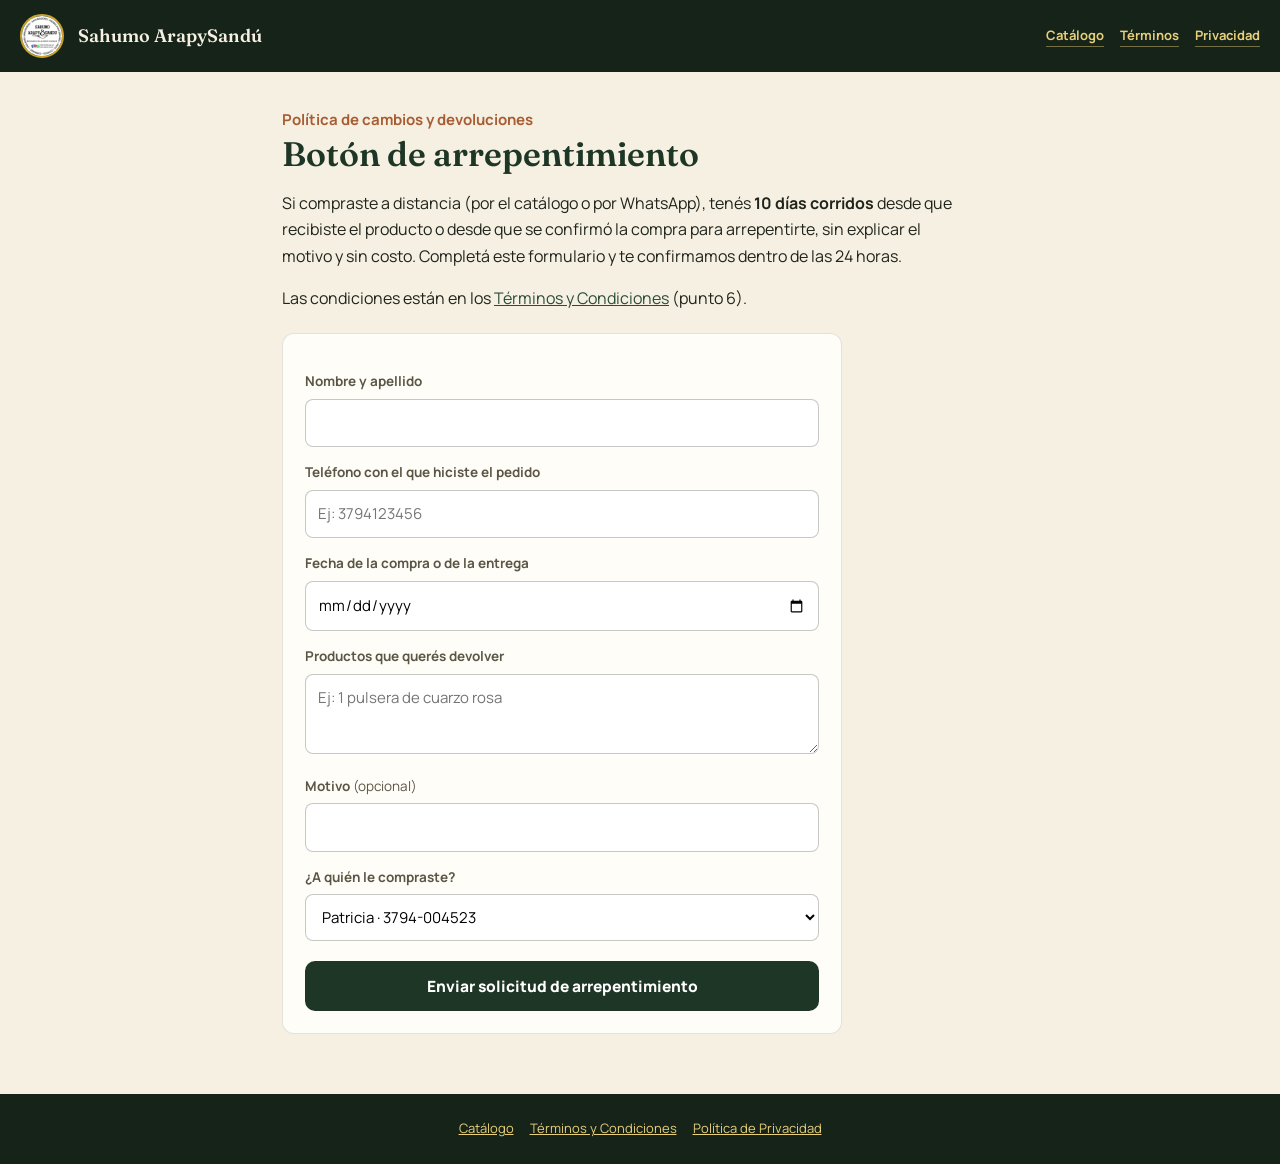
<file: arrepentimiento.html>
<!DOCTYPE html>
<html lang="es"><head><meta charset="UTF-8"><meta name="viewport" content="width=device-width, initial-scale=1.0">
<title>Política de cambios y devoluciones · Botón de arrepentimiento · Sahumo ArapySandú</title>
<link rel="preconnect" href="https://fonts.googleapis.com"><link rel="preconnect" href="https://fonts.gstatic.com" crossorigin>
<link href="https://fonts.googleapis.com/css2?family=Fraunces:opsz,wght@9..144,600&family=Manrope:wght@400;700&display=swap" rel="stylesheet">
<link rel="stylesheet" href="legal.css"><script src="config.js"></script>
<style>
  form{background:#fffdf7;border:1px solid var(--line);border-radius:12px;padding:22px;margin-top:22px;max-width:560px}
  label{display:block;font-size:13.5px;font-weight:700;color:var(--tinta-suave);margin:14px 0 6px}
  input,select,textarea{width:100%;padding:11px 12px;border-radius:8px;border:1px solid rgba(32,36,28,.25);font:inherit;font-size:15px;background:#fff}
  textarea{min-height:80px;resize:vertical}
  .opcional{font-weight:400}
  .enviar{margin-top:20px;width:100%;padding:14px;border:none;border-radius:10px;background:var(--verde-800);color:#fff;font:800 15.5px Manrope,sans-serif;cursor:pointer}
  .enviar:hover{background:var(--verde-700)}
  .error{color:#a3261b;font-size:14px;margin-top:10px;display:none}
  .codigo{display:none;margin-top:22px;background:var(--verde-800);color:var(--crema);border-radius:12px;padding:20px 22px;max-width:560px}
  .codigo strong{display:block;font-family:Fraunces,Georgia,serif;font-size:26px;color:var(--oro-claro);letter-spacing:.5px;margin:4px 0 8px}
  .codigo p{margin:6px 0}
</style></head>
<body>
<header><a class="logo" href="index.html" aria-label="Volver al catálogo"><img src="logo.jpg" alt=""></a><span class="marca">Sahumo ArapySandú</span>
<nav><a href="index.html">Catálogo</a><a href="terminos.html">Términos</a><a href="privacidad.html">Privacidad</a></nav></header>
<main>
<div style="font-weight:700;color:var(--terracota);font-size:15px;margin-bottom:2px">Política de cambios y devoluciones</div>
<h1>Botón de arrepentimiento</h1>
<p>Si compraste a distancia (por el catálogo o por WhatsApp), tenés <strong>10 días corridos</strong> desde que recibiste el producto o desde que se confirmó la compra para arrepentirte, sin explicar el motivo y sin costo. Completá este formulario y te confirmamos dentro de las 24 horas.</p>
<p>Las condiciones están en los <a href="terminos.html">Términos y Condiciones</a> (punto 6).</p>

<form id="form" novalidate>
  <label for="nombre">Nombre y apellido</label>
  <input id="nombre" autocomplete="name" required>
  <label for="tel">Teléfono con el que hiciste el pedido</label>
  <input id="tel" type="tel" autocomplete="tel" placeholder="Ej: 3794123456" required>
  <label for="fecha">Fecha de la compra o de la entrega</label>
  <input id="fecha" type="date" required>
  <label for="prod">Productos que querés devolver</label>
  <textarea id="prod" required placeholder="Ej: 1 pulsera de cuarzo rosa"></textarea>
  <label for="motivo">Motivo <span class="opcional">(opcional)</span></label>
  <input id="motivo">
  <label for="vend">¿A quién le compraste?</label>
  <select id="vend">
    <option value="5493794004523">Patricia · 3794-004523</option>
    <option value="5493794310743">José Luis · 3794-310743</option>
  </select>
  <button class="enviar" type="submit">Enviar solicitud de arrepentimiento</button>
  <div class="error" id="error" role="alert">Completá nombre, teléfono, fecha y productos.</div>
</form>

<div class="codigo" id="codigo" aria-live="polite">
  <p>Tu número de solicitud es</p>
  <strong id="num"></strong>
  <p>Guardalo. Se abrió WhatsApp con tu solicitud: enviá el mensaje para que nos llegue. Dentro de las 24 horas te confirmamos la solicitud por el mismo medio y coordinamos la devolución.</p>
  <p>Si WhatsApp no se abrió, escribinos al número elegido con este número de solicitud.</p>
</div>
</main>
<footer><a href="index.html">Catálogo</a><a href="terminos.html">Términos y Condiciones</a><a href="privacidad.html">Política de Privacidad</a></footer>
<script>
document.getElementById('form').addEventListener('submit', function(e){
  e.preventDefault();
  var v = function(id){ return document.getElementById(id).value.trim(); };
  var err = document.getElementById('error');
  if (!v('nombre') || !v('tel') || !v('fecha') || !v('prod')) { err.style.display = 'block'; return; }
  err.style.display = 'none';
  var d = new Date();
  var num = 'ARR-' + d.getFullYear() + String(d.getMonth()+1).padStart(2,'0') + String(d.getDate()).padStart(2,'0') + '-' + Math.random().toString(36).slice(2,6).toUpperCase();
  var f = v('fecha').split('-').reverse().join('/');
  var msg = 'SOLICITUD DE ARREPENTIMIENTO ' + num +
    '\nNombre: ' + v('nombre') + '\nTeléfono: ' + v('tel') + '\nFecha de compra/entrega: ' + f +
    '\nProductos: ' + v('prod') + (v('motivo') ? '\nMotivo: ' + v('motivo') : '');
  // Registrar la solicitud en la planilla de Google (hoja "Arrepentimientos")
  try {
    if (typeof sendToSheet === 'function') {
      var vsel = document.getElementById('vend');
      sendToSheet({ action: 'arrepentimiento', numero: num, nombre: v('nombre'), telefono: v('tel'),
                    fecha: f, productos: v('prod'), motivo: v('motivo'),
                    vendedor: vsel.options[vsel.selectedIndex].text });
    }
  } catch(_) {}
  document.getElementById('num').textContent = num;
  document.getElementById('codigo').style.display = 'block';
  window.open('https://wa.me/' + v('vend') + '?text=' + encodeURIComponent(msg), '_blank');
  document.getElementById('codigo').scrollIntoView({behavior:'smooth', block:'center'});
});
</script>
</body></html>
</file>
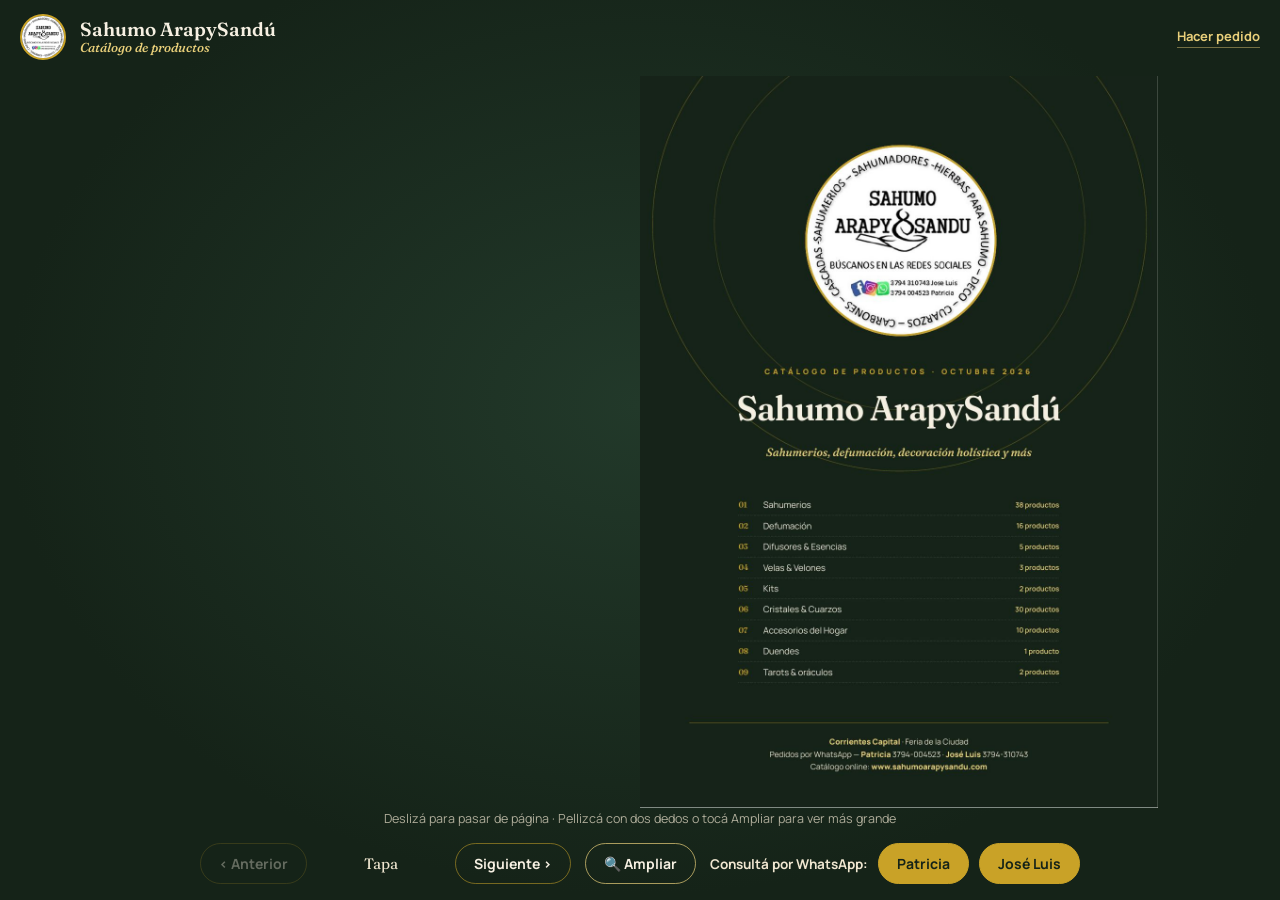
<file: catalogo.html>
<!DOCTYPE html>
<html lang="es">
<head>
<meta charset="UTF-8">
<meta name="viewport" content="width=device-width, initial-scale=1.0, viewport-fit=cover">
<title>Catálogo · Sahumo ArapySandú</title>
<meta name="description" content="Catálogo de Sahumo ArapySandú: sahumerios, defumación, cristales y decoración holística. Corrientes Capital.">
<meta property="og:title" content="Catálogo · Sahumo ArapySandú">
<meta property="og:description" content="Sahumerios, defumación, cristales y decoración holística. Consultá precios por WhatsApp.">
<meta property="og:image" content="https://www.sahumoarapysandu.com/catalogo/p-01.jpg">
<link rel="preconnect" href="https://fonts.googleapis.com">
<link rel="preconnect" href="https://fonts.gstatic.com" crossorigin>
<link href="https://fonts.googleapis.com/css2?family=Fraunces:ital,opsz,wght@0,9..144,600;1,9..144,500&family=Manrope:wght@500;700&display=swap" rel="stylesheet">
<style>
  :root{
    --verde-900:#152318; --verde-800:#1e3626; --oro:#c9a227; --oro-claro:#e8cf7a;
    --crema:#f6f0e2; --crema-2:#efe6d0;
  }
  *{box-sizing:border-box}
  html,body{height:100%;margin:0}
  body{
    background:radial-gradient(ellipse at 50% 45%, #22392a 0%, var(--verde-900) 70%);
    color:var(--crema); font-family:Manrope, system-ui, sans-serif;
    display:flex; flex-direction:column; min-height:100%;
    padding:env(safe-area-inset-top,0) env(safe-area-inset-right,0) env(safe-area-inset-bottom,0) env(safe-area-inset-left,0);
  }
  header{display:flex; align-items:center; gap:14px; padding:14px 20px; flex:none}
  .logo{width:46px; height:46px; border-radius:50%; overflow:hidden; border:2px solid var(--oro); background:#fff; flex:none}
  .logo img{width:100%; height:100%; object-fit:cover; display:block}
  .titulo{font-family:Fraunces, Georgia, serif; font-weight:600; font-size:19px; line-height:1.1}
  .titulo small{display:block; font-family:Fraunces, Georgia, serif; font-style:italic; font-weight:500; font-size:13px; color:var(--oro-claro)}
  header nav{margin-left:auto; display:flex; gap:18px; align-items:center}
  header nav a{color:var(--oro-claro); font-size:13px; font-weight:700; text-decoration:none; border-bottom:1px solid rgba(232,207,122,.45); padding-bottom:2px}
  header nav a:hover{color:#fff; border-color:#fff}
  a:focus-visible, button:focus-visible{outline:2px solid var(--oro); outline-offset:3px}

  main{flex:1; display:flex; align-items:center; justify-content:center; padding:4px 16px; min-height:0}
  #wrap{width:100%; margin:0 auto; position:relative}
  #book{margin:0 auto}
  .pagina{background:var(--crema); overflow:hidden}
  .pagina img{width:100%; height:100%; display:block; object-fit:cover; user-select:none; -webkit-user-select:none; -webkit-user-drag:none; -webkit-touch-callout:none; pointer-events:none}
  #book{-webkit-touch-callout:none; user-select:none; -webkit-user-select:none}
  .cargando{position:absolute; inset:0; display:flex; align-items:center; justify-content:center; font-family:Fraunces, Georgia, serif; font-style:italic; color:var(--oro-claro)}

  footer{flex:none; display:flex; align-items:center; justify-content:center; gap:14px; padding:12px 16px 16px; flex-wrap:wrap}
  .btn{appearance:none; border:1px solid rgba(201,162,39,.55); background:transparent; color:var(--crema); font:700 14px Manrope, sans-serif; padding:10px 18px; border-radius:999px; cursor:pointer}
  .btn:hover{background:rgba(201,162,39,.15)}
  .btn:disabled{opacity:.35; cursor:default; background:transparent}
  #contador{font-family:Fraunces, Georgia, serif; font-size:15px; min-width:120px; text-align:center; color:var(--crema-2)}
  .wa{background:var(--oro); color:var(--verde-900); border-color:var(--oro); text-decoration:none}
  .wa:hover{background:var(--oro-claro)}
  .ayuda{text-align:center; font-size:12.5px; color:rgba(239,230,208,.7); margin:0 0 4px; transition:opacity .6s}
  .ayuda.oculta{opacity:0}
  #lupa{position:fixed; inset:0; z-index:1000; background:#0d160f; display:flex; flex-direction:column}
  #lupa[hidden]{display:none}
  .lupa-bar #cerrarLupa{font-size:15px; padding:11px 20px; background:var(--oro); color:var(--verde-900); border-color:var(--oro)}
  .lupa-bar{display:flex; align-items:center; justify-content:space-between; gap:12px; padding:calc(10px + env(safe-area-inset-top,0px)) 14px 10px; color:var(--oro-claro); font-size:13px; flex:none}
  .lupa-scroll{flex:1; overflow:auto; -webkit-overflow-scrolling:touch; padding:0 10px 20px}
  .lupa-scroll img{-webkit-touch-callout:none; user-select:none; -webkit-user-select:none; -webkit-user-drag:none; display:block; width:100%; max-width:900px; margin:0 auto 12px; cursor:zoom-in; border-radius:4px}
  .lupa-scroll.cerca img{width:230%; max-width:none; cursor:zoom-out}
  .zoom{border-color:rgba(232,207,122,.7)}
  .wa-grupo{display:flex; align-items:center; gap:10px; flex-wrap:wrap; justify-content:center}
  .wa-txt{font-size:13.5px; color:var(--crema-2); font-weight:700}
  noscript{display:block; text-align:center; padding:20px}
  noscript a{color:var(--oro-claro)}

  @media (max-width:640px){
    header{padding:10px 14px; gap:10px}
    .logo{width:38px; height:38px}
    .titulo{font-size:16px}
    header nav{gap:12px}
    header nav a{font-size:12px}
    .descargar-txt{display:none}
    footer{gap:10px}
    .btn{padding:9px 14px; font-size:13px}
    #contador{min-width:90px; font-size:14px}
    .wa-grupo{width:100%; gap:8px 10px}
    .wa-txt{width:100%; text-align:center; font-size:12.5px}
  }
  @media (prefers-reduced-motion: reduce){ .ayuda{transition:none} }
</style>
</head>
<body>
<header>
  <a class="logo" href="index.html" aria-label="Volver al catálogo"><img src="logo.jpg" alt=""></a>
  <div class="titulo">Sahumo ArapySandú<small>Catálogo de productos</small></div>
  <nav>
    <a href="index.html">Hacer pedido</a>
  </nav>
</header>

<main>
  <div id="wrap">
    <div id="book"></div>
    <div class="cargando" id="cargando">Abriendo el catálogo…</div>
  </div>
</main>

<p class="ayuda" id="ayuda">Deslizá para pasar de página · Pellizcá con dos dedos o tocá Ampliar para ver más grande</p>
<footer>
  <button class="btn" id="prev" aria-label="Página anterior">‹ Anterior</button>
  <div id="contador" aria-live="polite">Tapa</div>
  <button class="btn" id="next" aria-label="Página siguiente">Siguiente ›</button>
  <button class="btn zoom" id="ampliar" aria-label="Ampliar la página">🔍 Ampliar</button>
  <div class="wa-grupo">
    <span class="wa-txt">Consultá por WhatsApp:</span>
    <a class="btn wa" href="https://wa.me/5493794004523?text=Hola!%20Vi%20el%20cat%C3%A1logo%20de%20Sahumo%20ArapySand%C3%BA%20y%20quiero%20consultar%20precios" target="_blank" rel="noopener" aria-label="Consultar por WhatsApp a Patricia, 3794-004523">Patricia</a>
    <a class="btn wa" href="https://wa.me/5493794310743?text=Hola!%20Vi%20el%20cat%C3%A1logo%20de%20Sahumo%20ArapySand%C3%BA%20y%20quiero%20consultar%20precios" target="_blank" rel="noopener" aria-label="Consultar por WhatsApp a José Luis, 3794-310743">José Luis</a>
  </div>
</footer>

<div id="lupa" role="dialog" aria-modal="true" aria-label="Página ampliada" hidden>
  <div class="lupa-bar"><span id="lupaTxt">Tocá la página para acercar o alejar</span><button class="btn" id="cerrarLupa">✕ Cerrar</button></div>
  <div class="lupa-scroll" id="lupaScroll"></div>
</div>
<noscript>Para ver el catálogo necesitás tener JavaScript activado en tu navegador.</noscript>

<script src="catalogo/page-flip.browser.js"></script>
<script>
(function(){
  // ====== CONFIGURACIÓN: para una edición nueva, cambiá solo estos datos ======
  var TOTAL_PAGINAS = 14;             // cantidad de imágenes p-01.jpg ... p-14.jpg
  var CARPETA = 'catalogo/';
  var PROPORCION = 1556 / 1100;       // alto / ancho de cada página (A4)
  // ============================================================================

  var paginas = [];
  for (var i = 1; i <= TOTAL_PAGINAS; i++) paginas.push(CARPETA + 'p-' + String(i).padStart(2,'0') + '.jpg');

  var wrap = document.getElementById('wrap');
  var main = document.querySelector('main');
  var prev = document.getElementById('prev');
  var next = document.getElementById('next');
  var contador = document.getElementById('contador');
  var ayuda = document.getElementById('ayuda');

  // Calcula el ancho del libro para que entre completo en la pantalla
  function ajustarAncho(){
    var altoDisp = main.clientHeight - 8;
    var anchoDisp = main.clientWidth - 32;
    var dosPaginas = anchoDisp >= 700;
    var porAlto = altoDisp / PROPORCION * (dosPaginas ? 2 : 1);
    wrap.style.maxWidth = Math.max(260, Math.min(anchoDisp, porAlto)) + 'px';
  }
  ajustarAncho();

  if (!window.St || !St.PageFlip){
    document.getElementById('cargando').textContent = 'No se pudo cargar el catálogo. Recargá la página para intentar de nuevo.';
    return;
  }

  var reducirMovimiento = window.matchMedia('(prefers-reduced-motion: reduce)').matches;
  var libro = new St.PageFlip(document.getElementById('book'), {
    width: 550, height: Math.round(550 * PROPORCION),
    size: 'stretch',
    minWidth: 260, maxWidth: 1100,
    minHeight: 360, maxHeight: 1600,
    showCover: true,
    usePortrait: true,
    mobileScrollSupport: false,
    maxShadowOpacity: 0.45,
    flippingTime: reducirMovimiento ? 1 : 800
  });
  var cont = document.getElementById('book');
  var nodos = paginas.map(function(src, k){
    var d = document.createElement('div');
    d.className = 'pagina';
    if (k === 0) d.setAttribute('data-density', 'hard');
    var im = document.createElement('img');
    im.src = src; im.alt = 'Página ' + (k+1) + ' del catálogo'; im.draggable = false;
    if (k > 3) im.loading = 'lazy';
    d.appendChild(im); cont.appendChild(d); return d;
  });
  libro.loadFromHTML(nodos);

  function nombrePagina(n){
    if (n === 0) return 'Tapa';
    if (n === TOTAL_PAGINAS - 1) return 'Cómo comprar';
    var orient = libro.getOrientation ? libro.getOrientation() : 'landscape';
    if (orient === 'landscape' && n + 1 < TOTAL_PAGINAS - 1) return 'Páginas ' + (n+1) + ' y ' + (n+2);
    return 'Página ' + (n+1) + ' de ' + TOTAL_PAGINAS;
  }
  function actualizar(n){
    contador.textContent = nombrePagina(n);
    prev.disabled = n === 0;
    next.disabled = n >= TOTAL_PAGINAS - 1;
  }

  libro.on('init', function(){ document.getElementById('cargando').remove(); actualizar(0); });
  libro.on('flip', function(e){
    actualizar(e.data);
    ayuda.classList.add('oculta');
    try { if (location.hash !== '#p' + (e.data+1)) history.replaceState(null, '', '#p' + (e.data+1)); } catch(_){}
  });
  libro.on('changeOrientation', function(){ actualizar(libro.getCurrentPageIndex()); });

  // Evita el menú "Guardar imagen" (clic derecho en la compu, mantener apretado en el celular)
  document.getElementById('wrap').addEventListener('contextmenu', function(e){ e.preventDefault(); });
  document.addEventListener('dragstart', function(e){ if (e.target.tagName === 'IMG') e.preventDefault(); });

  // ---- Lupa: ver la página actual en grande ----
  var lupa = document.getElementById('lupa'), lupaScroll = document.getElementById('lupaScroll');
  function abrirLupa(){
    var n = libro.getCurrentPageIndex(), ver = [n];
    var apaisado = libro.getOrientation && libro.getOrientation() === 'landscape';
    if (apaisado && n > 0 && n + 1 < TOTAL_PAGINAS) ver.push(n + 1);
    lupaScroll.innerHTML = ''; lupaScroll.classList.remove('cerca');
    ver.forEach(function(k){
      var im = document.createElement('img'); im.src = paginas[k]; im.alt = 'Página ' + (k+1) + ' ampliada'; im.draggable = false;
      im.addEventListener('click', function(ev){
        var r = im.getBoundingClientRect(), fx = (ev.clientX - r.left) / r.width, fy = (ev.clientY - r.top) / r.height;
        var cerca = lupaScroll.classList.toggle('cerca');
        if (cerca) { var r2 = im.getBoundingClientRect();
          lupaScroll.scrollLeft = fx * r2.width - lupaScroll.clientWidth / 2;
          lupaScroll.scrollTop  = im.offsetTop + fy * r2.height - lupaScroll.clientHeight / 2; }
      });
      lupaScroll.appendChild(im);
    });
    lupa.hidden = false; lupaScroll.scrollTop = 0;
    try { history.pushState({lupa:true}, ''); } catch(_){}
    document.getElementById('cerrarLupa').focus();
  }
  document.getElementById('ampliar').addEventListener('click', abrirLupa);

  // Gesto con dos dedos sobre el catálogo (pellizcar): abre la vista ampliada
  document.getElementById('wrap').addEventListener('touchstart', function(e){
    if (e.touches.length >= 2 && lupa.hidden) {
      e.preventDefault(); e.stopImmediatePropagation();
      abrirLupa();
    }
  }, {capture:true, passive:false});
  lupa.addEventListener('contextmenu', function(e){ e.preventDefault(); });
  function ocultarLupa(){ lupa.hidden = true; lupaScroll.innerHTML = ''; document.getElementById('ampliar').focus(); }
  // Cerrar con el botón: vuelve un paso en el historial (así "atrás" no queda pendiente)
  function cerrarLupa(){
    if (lupa.hidden) return;
    if (history.state && history.state.lupa) { history.back(); } else { ocultarLupa(); }
  }
  // Botón o gesto "atrás" del celular: cierra la lupa en lugar de salir del catálogo
  window.addEventListener('popstate', function(){ if (!lupa.hidden) ocultarLupa(); });
  document.getElementById('cerrarLupa').addEventListener('click', cerrarLupa);
  document.addEventListener('keydown', function(e){ if (e.key === 'Escape' && !lupa.hidden) cerrarLupa(); });

  prev.addEventListener('click', function(){ libro.flipPrev(); });
  next.addEventListener('click', function(){ libro.flipNext(); });
  document.addEventListener('keydown', function(e){
    if (!document.getElementById('lupa').hidden) return;
    if (e.key === 'ArrowRight') libro.flipNext();
    if (e.key === 'ArrowLeft') libro.flipPrev();
  });

  // Permite compartir un link a una página: revista.html#p8
  var m = location.hash.match(/^#p(\d+)$/);
  if (m){ var p = Math.min(TOTAL_PAGINAS, Math.max(1, +m[1])) - 1; libro.on('init', function(){ libro.turnToPage(p); actualizar(p); }); }

  var t; window.addEventListener('resize', function(){ clearTimeout(t); t = setTimeout(function(){ ajustarAncho(); libro.update && libro.update(); }, 150); });
})();
</script>
</body>
</html>
</file>
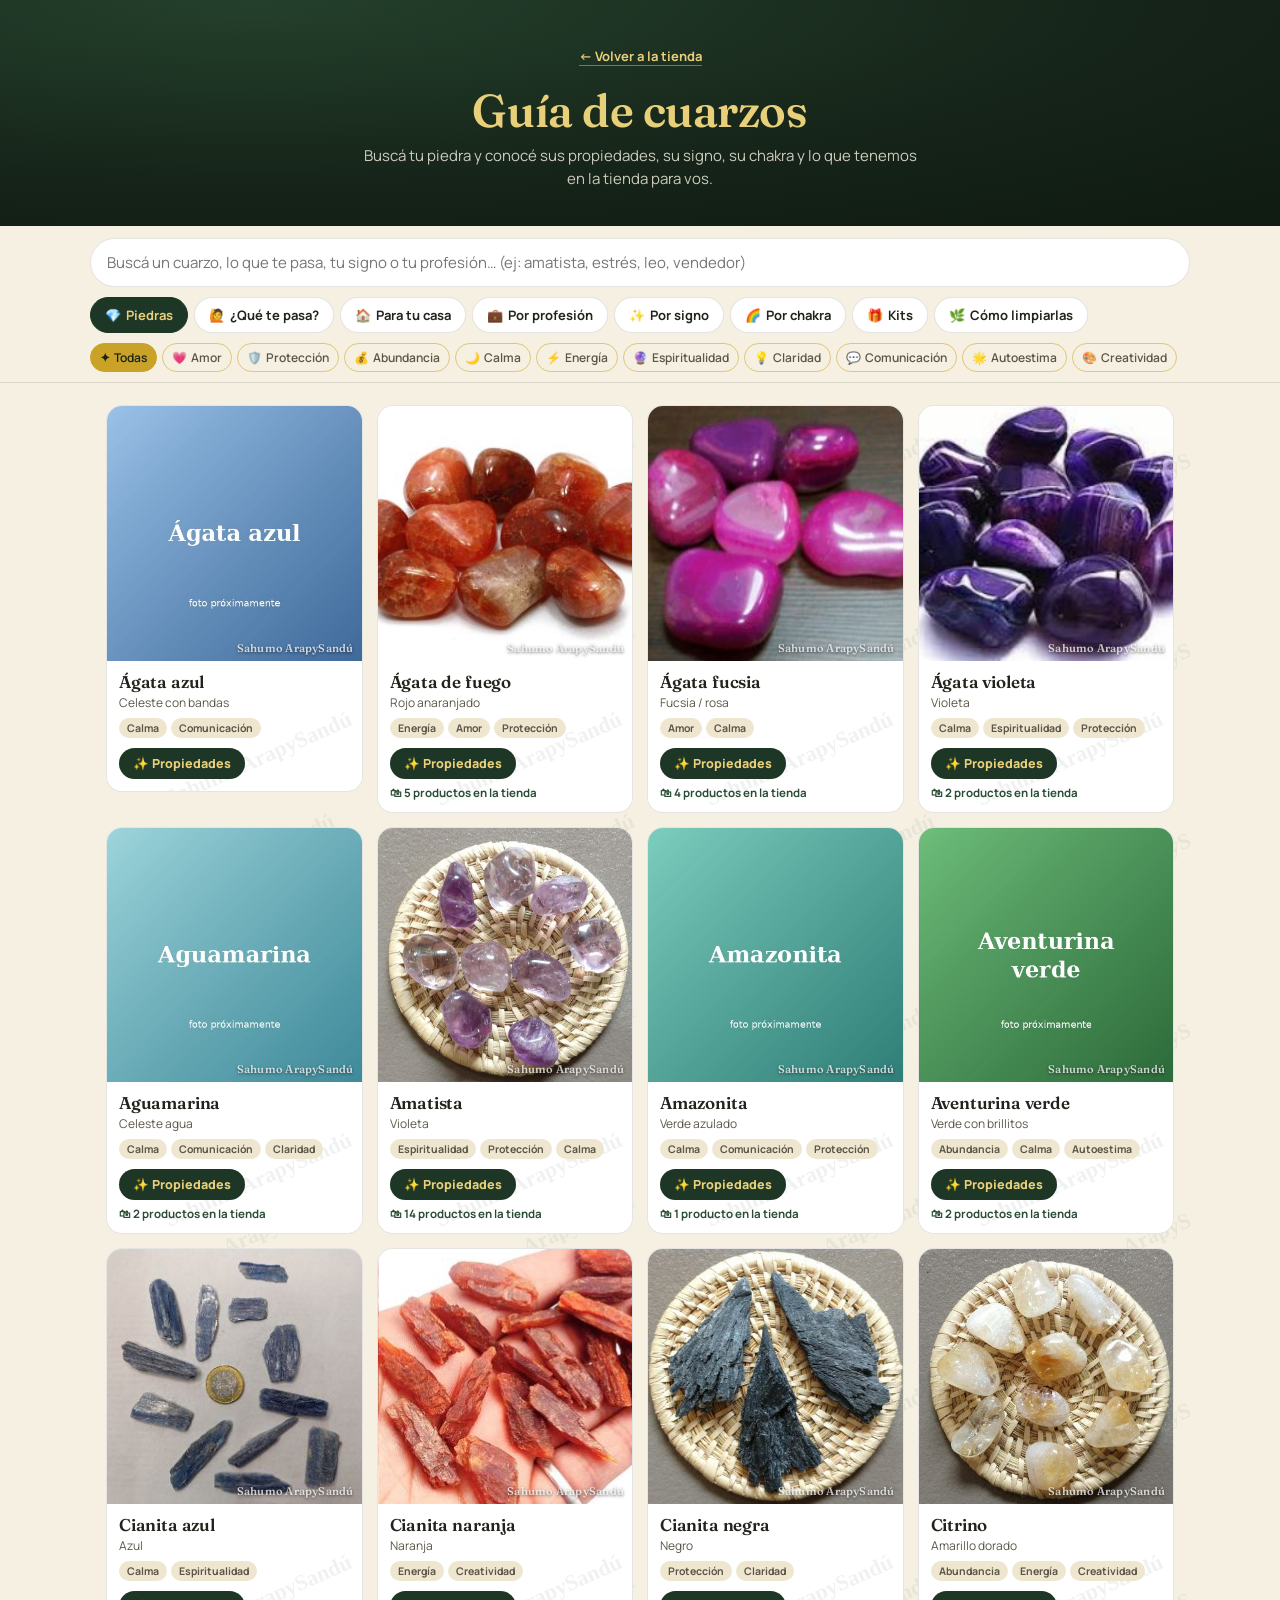
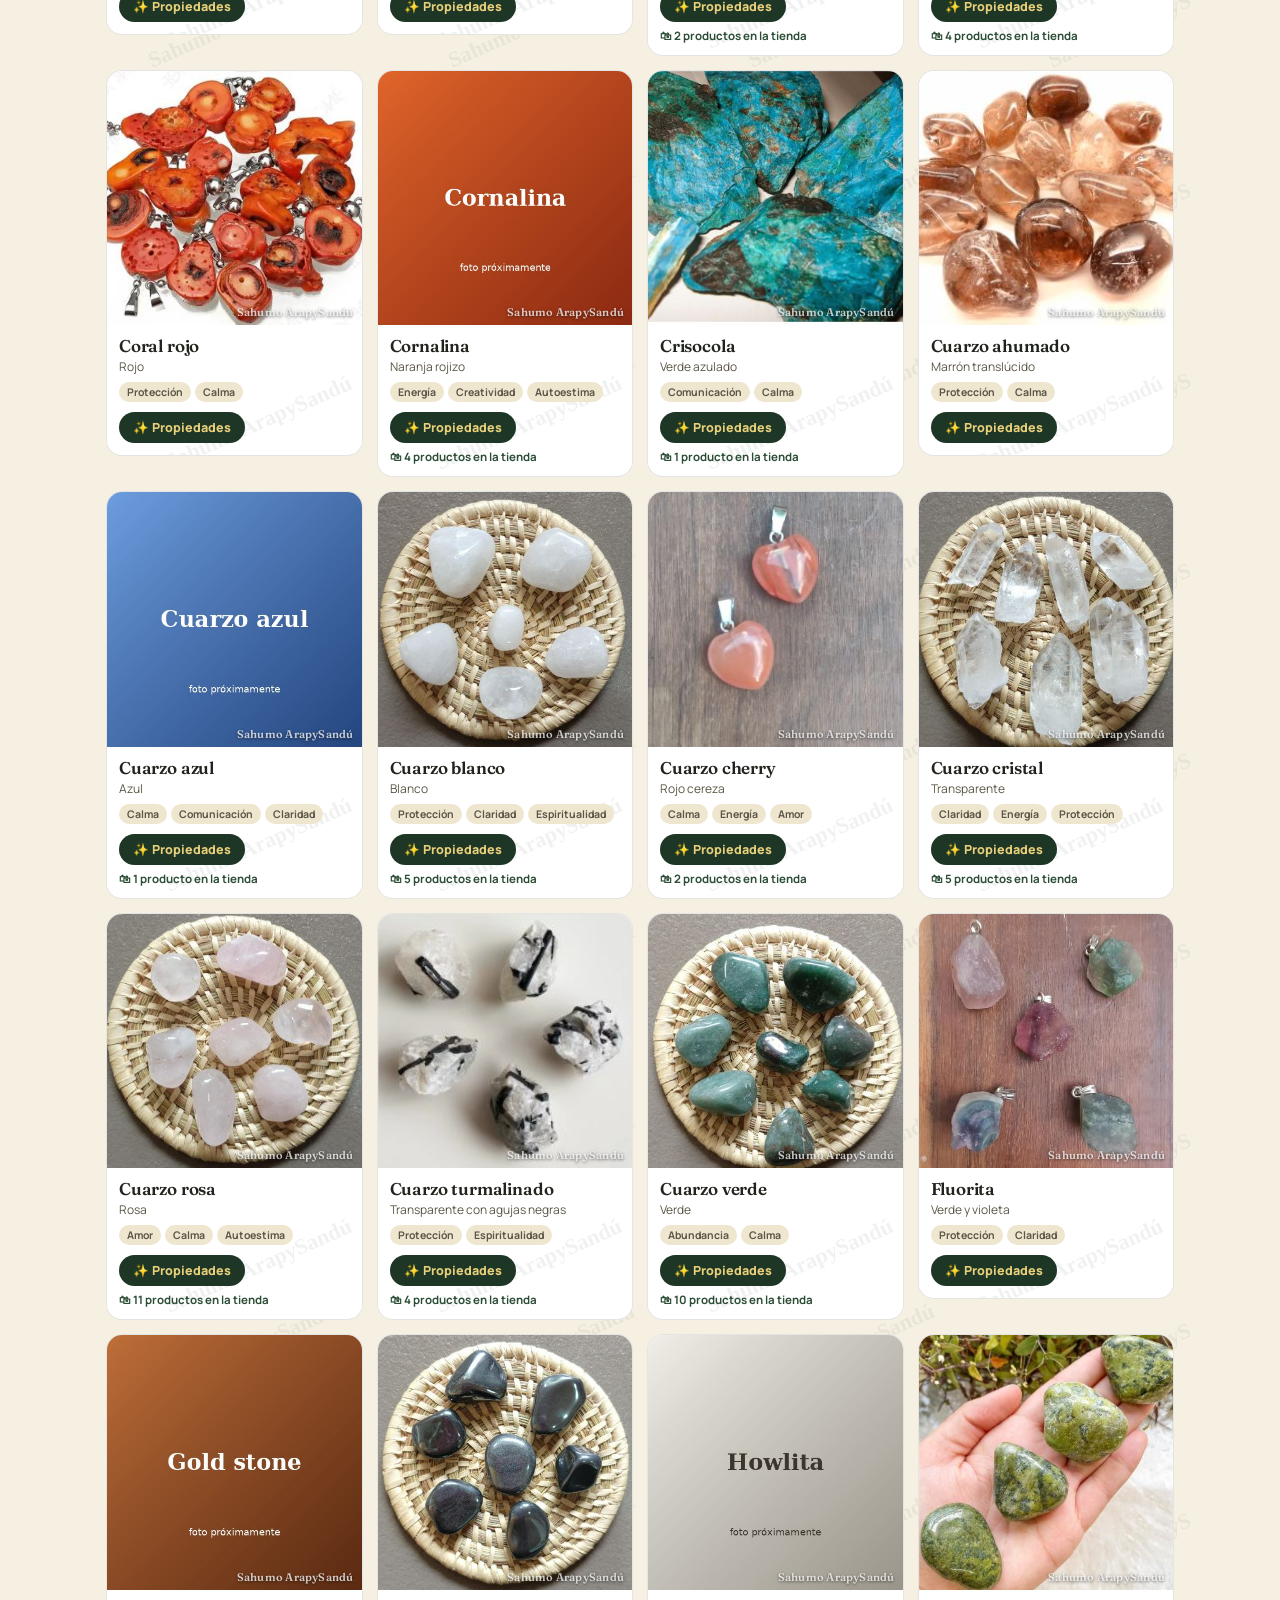
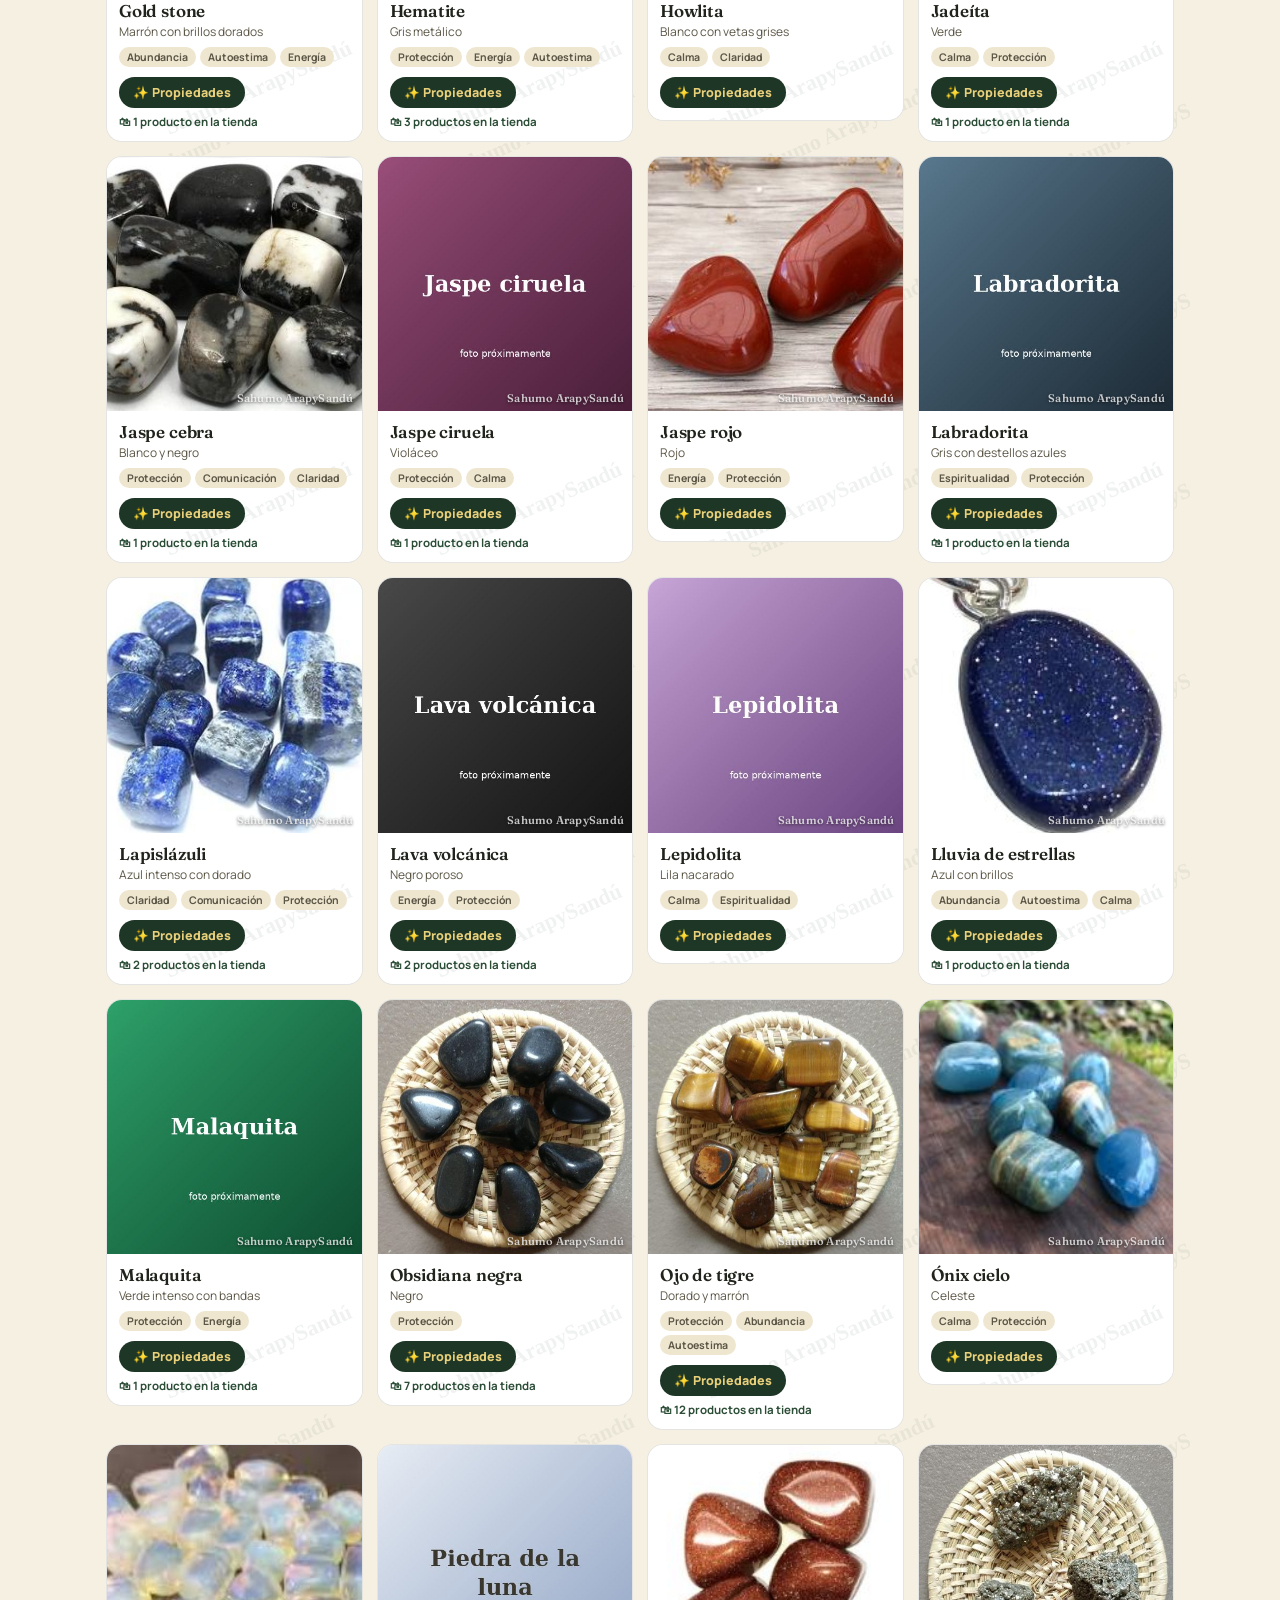
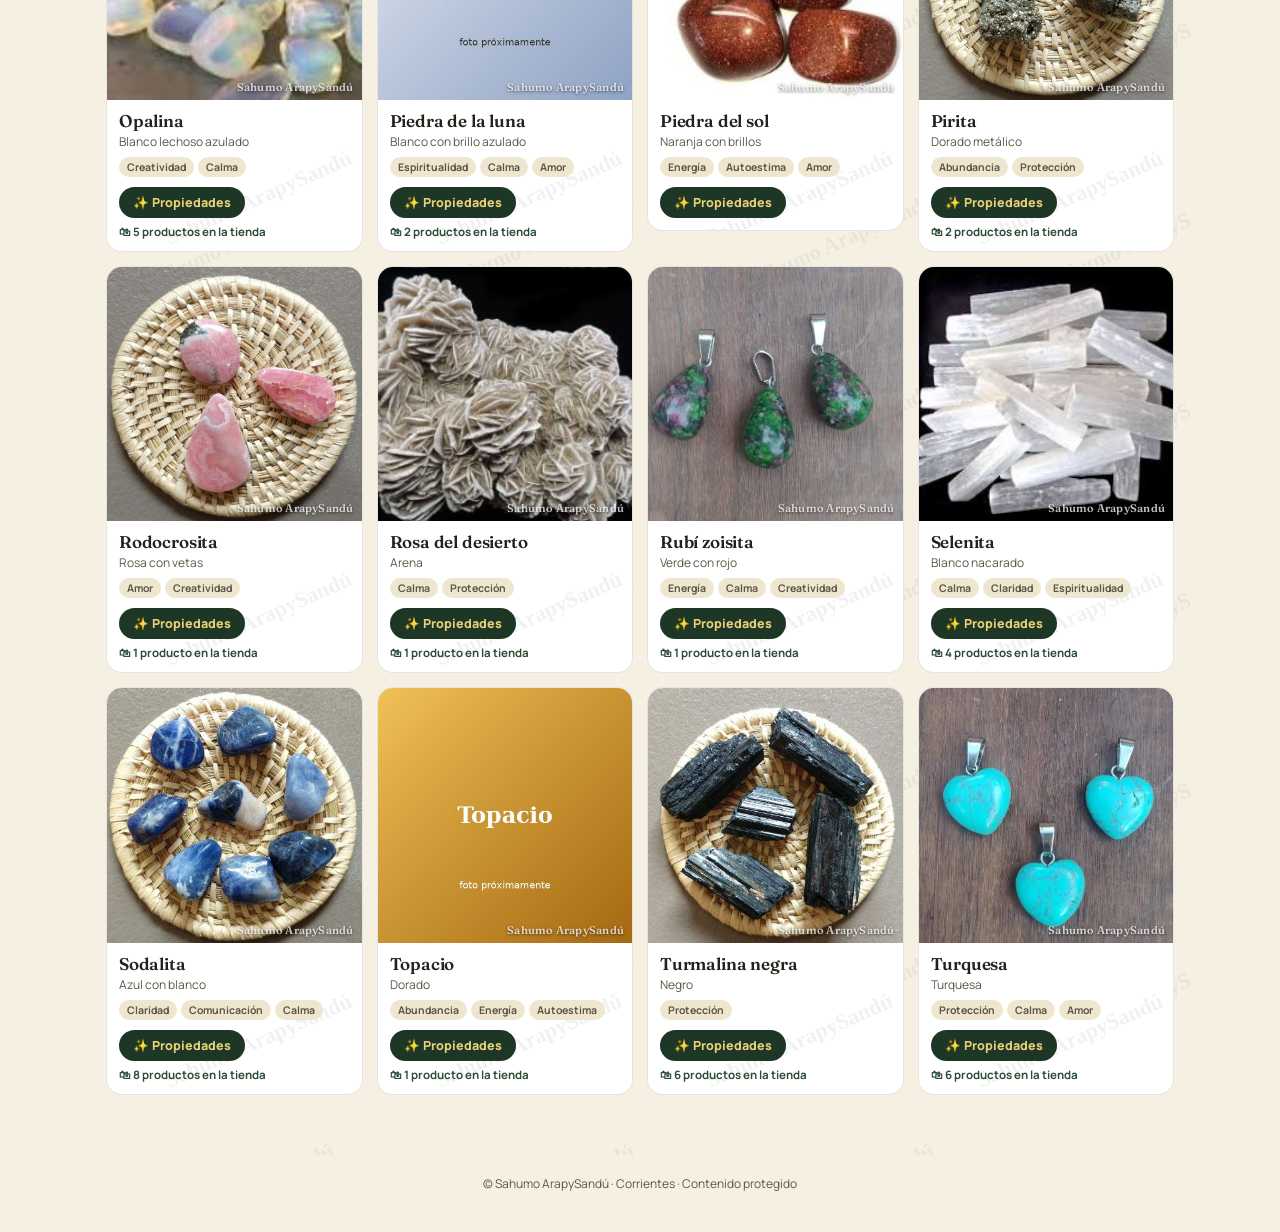
<file: cuarzos.html>
<!DOCTYPE html>
<html lang="es">
<head>
<meta charset="UTF-8">
<meta name="viewport" content="width=device-width, initial-scale=1">
<title>Guía de cuarzos · Sahumo ArapySandú</title>
<meta name="description" content="Buscá tu cuarzo: propiedades, signo, chakra y los productos que tenemos en la tienda.">
<link rel="preconnect" href="https://fonts.googleapis.com">
<link href="https://fonts.googleapis.com/css2?family=Fraunces:ital,opsz,wght@0,9..144,400;0,9..144,600;0,9..144,700;1,9..144,500&family=Manrope:wght@400;500;600;700;800&display=swap" rel="stylesheet">
<style>
  :root{
    --verde-900:#152318; --verde-800:#1e3626; --verde-700:#2b4d36;
    --oro:#c9a227; --oro-claro:#e8cf7a; --crema:#f6f0e2; --crema-2:#efe6d0;
    --tinta:#20241c; --tinta-suave:#5b5646; --terracota:#a85c32;
    --line:rgba(32,36,28,0.12);
  }
  *{box-sizing:border-box;}
  html{scroll-behavior:smooth;}
  body{
    margin:0; background:var(--crema); color:var(--tinta);
    font-family:'Manrope',sans-serif; -webkit-font-smoothing:antialiased;
    /* --- protección: no se puede seleccionar ni mantener apretado para copiar --- */
    -webkit-user-select:none; -moz-user-select:none; user-select:none;
    -webkit-touch-callout:none;
  }
  input{ -webkit-user-select:text; user-select:text; }
  h1,h2,h3{ font-family:'Fraunces',serif; font-weight:600; letter-spacing:-0.01em; }

  /* ---------- HERO ---------- */
  .hero{
    background:radial-gradient(120% 140% at 20% 0%, #24402c 0%, var(--verde-900) 60%, #0f1a11 100%);
    color:var(--crema); padding:44px 20px 36px; text-align:center;
  }
  .hero .volver{ color:var(--oro-claro); font-size:13px; font-weight:700; text-decoration:none; border-bottom:1px solid rgba(232,207,122,.45); }
  .mi-carrito{ display:inline-block; margin-left:14px; color:var(--verde-900); background:var(--oro); font-size:13px; font-weight:800; text-decoration:none; padding:5px 12px; border-radius:999px; }
  .mi-carrito[hidden]{ display:none; }
  .hero h1{ font-size:clamp(30px,6vw,46px); margin:16px 0 6px; color:var(--oro-claro); }
  .hero p{ margin:0 auto; max-width:560px; color:rgba(246,240,226,.82); font-size:15px; line-height:1.5; }

  /* ---------- BUSCADOR Y PESTAÑAS ---------- */
  .barra{ position:sticky; top:0; z-index:20; background:var(--crema); border-bottom:1px solid var(--line); padding:12px 16px 10px; }
  .barra-inner{ max-width:1100px; margin:0 auto; }
  .buscador input{
    width:100%; padding:13px 16px; font:inherit; font-size:15px; border-radius:999px;
    border:1.5px solid var(--line); background:#fff; color:var(--tinta);
  }
  .buscador input:focus{ outline:none; border-color:var(--oro); }
  .tabs{ display:flex; gap:6px; overflow-x:auto; margin-top:10px; scrollbar-width:none; }
  .tabs::-webkit-scrollbar{ display:none; }
  .tabs button{
    flex:none; font:inherit; font-size:13px; font-weight:700; padding:8px 14px; border-radius:999px;
    border:1.5px solid var(--line); background:#fff; color:var(--tinta); cursor:pointer;
  }
  .tabs button.activo{ background:var(--verde-800); color:var(--oro-claro); border-color:var(--verde-800); }
  .filtros{ display:flex; gap:5px; flex-wrap:wrap; margin-top:10px; }
  .filtros button{
    font:inherit; font-size:12px; font-weight:600; padding:5px 9px; border-radius:999px; cursor:pointer;
    border:1px solid rgba(201,162,39,.55); background:transparent; color:var(--tinta-suave);
  }
  .filtros button.activo{ background:var(--oro); color:var(--verde-900); border-color:var(--oro); }
  .filtros button i{ font-style:normal; margin-right:4px; }
  .filtros-tit{ display:none; }

  .tabs button i{ font-style:normal; margin-right:5px; }
  .tabs button .c{ display:none; }
  .subir{
    position:fixed; right:14px; bottom:18px; z-index:30; display:none;
    font:inherit; font-size:13px; font-weight:800; padding:11px 16px; border-radius:999px; border:none;
    background:var(--verde-800); color:var(--oro-claro); box-shadow:0 6px 18px rgba(0,0,0,.25); cursor:pointer;
  }
  .subir.ver{ display:block; }

  /* ---------- CELULAR ---------- */
  @media (max-width:640px){
    .hero{ padding:28px 16px 24px; }
    .hero h1{ margin:10px 0 4px; }
    .hero p{ font-size:14px; }
    /* el menú deja de quedar fijo para no tapar la pantalla; aparece el botón "Menú" */
    .barra{ position:static; padding:12px 12px 10px; }
    .buscador input{ padding:12px 14px; font-size:16px; }
    /* pestañas: grilla de 4 columnas, ícono arriba y nombre corto abajo */
    .tabs{ display:grid; grid-template-columns:repeat(4,minmax(0,1fr)); gap:6px; overflow:visible; }
    .tabs button{ display:flex; flex-direction:column; align-items:center; gap:2px; padding:8px 2px; border-radius:14px; font-size:11.5px; line-height:1.15; }
    .tabs button i{ margin:0; font-size:18px; }
    .tabs button .l{ display:none; }
    .tabs button .c{ display:block; }
    /* filtros: grilla con todos a la vista */
    .filtros{ display:grid; grid-template-columns:repeat(3,minmax(0,1fr)); gap:6px; margin-top:12px; }
    .filtros-tit{ display:block; grid-column:1/-1; font-size:11.5px; font-weight:800; color:var(--tinta-suave); letter-spacing:.02em; }
    .filtros button{ display:flex; align-items:center; justify-content:center; gap:4px; padding:7px 4px; font-size:12px;
      border-radius:12px; white-space:nowrap; overflow:hidden; text-overflow:ellipsis; background:#fff; }
    .filtros button i{ margin:0; }
    .filtros button.activo{ background:var(--oro); }
    main{ padding:16px 12px 70px; }
    .lista{ grid-template-columns:1fr; }
    .pasos{ grid-template-columns:1fr; }
    .ficha section, .ficha-top .txt{ padding-left:16px; padding-right:16px; }
    .ficha h2{ font-size:24px; }
    .prods{ grid-template-columns:repeat(2,minmax(0,1fr)); }
    .fondo{ padding:10px 6px; }
  }

  main{ max-width:1100px; margin:0 auto; padding:22px 16px 60px; }
  .vacio{ text-align:center; color:var(--tinta-suave); padding:40px 0; }

  /* ---------- FOTO PROTEGIDA (fondo + marca de agua, sin <img>) ---------- */
  .foto{
    position:relative; background-size:cover; background-position:center; background-color:var(--crema-2);
    pointer-events:none;
  }
  .foto::after{
    content:"Sahumo ArapySandú"; position:absolute; right:8px; bottom:6px;
    font-family:'Fraunces',serif; font-size:11px; font-weight:600; color:rgba(255,255,255,.75);
    text-shadow:0 1px 3px rgba(0,0,0,.55); letter-spacing:.02em;
  }

  /* ---------- TARJETAS DE PIEDRAS ---------- */
  .grid{ display:grid; grid-template-columns:repeat(auto-fill,minmax(210px,1fr)); gap:14px; align-items:start; }
  @media (max-width:480px){ .grid{ grid-template-columns:repeat(2,minmax(0,1fr)); gap:10px; } .card .resumen{ -webkit-line-clamp:6; } }
  .card{
    background:#fff; border:1px solid var(--line); border-radius:16px; overflow:hidden; cursor:pointer;
    transition:transform .15s, box-shadow .15s; text-align:left; font:inherit; color:inherit; padding:0;
  }
  .card:hover{ transform:translateY(-2px); box-shadow:0 8px 22px rgba(21,35,24,.12); }
  .card:focus-visible{ outline:2px solid var(--oro); outline-offset:2px; }
  .card .foto{ aspect-ratio:1/1; }
  .card .info{ padding:10px 12px 12px; }
  .card h3{ font-size:17px; margin:0 0 2px; }
  .card .color{ font-size:12px; color:var(--tinta-suave); }
  .card .info{ display:flex; flex-direction:column; }
  .card .resumen{
    margin:8px 0 0; font-size:12.5px; line-height:1.45; color:var(--tinta);
    display:-webkit-box; -webkit-line-clamp:5; -webkit-box-orient:vertical; overflow:hidden;
  }
  .card .btn-prop{
    margin-top:10px; align-self:flex-start; font-size:12.5px; font-weight:800;
    background:var(--verde-800); color:var(--oro-claro); padding:7px 14px; border-radius:999px;
  }
  .card:hover .btn-prop{ background:var(--verde-700); }
  .card .en-tienda{ margin-top:6px; font-size:11.5px; font-weight:700; color:var(--verde-700); }
  .tags{ display:flex; flex-wrap:wrap; gap:4px; margin-top:7px; }
  .tag{ font-size:10.5px; font-weight:700; padding:3px 8px; border-radius:999px; background:var(--crema-2); color:var(--tinta-suave); }

  /* ---------- SIGNOS / CHAKRAS / KITS ---------- */
  .lista{ display:grid; grid-template-columns:repeat(auto-fill,minmax(300px,1fr)); gap:14px; }
  .bloque{ background:#fff; border:1px solid var(--line); border-radius:16px; padding:16px 18px; }
  .bloque h3{ margin:0; font-size:20px; display:flex; align-items:center; gap:8px; }
  .bloque .sub{ font-size:12.5px; color:var(--tinta-suave); margin:2px 0 10px; }
  .bloque.destacado{ border:2px solid var(--oro); }
  .bloque .badge{ font-family:'Manrope'; font-size:10.5px; font-weight:800; background:var(--oro); color:var(--verde-900); padding:3px 8px; border-radius:999px; }
  .punto{ width:14px; height:14px; border-radius:50%; display:inline-block; border:1px solid rgba(0,0,0,.15); }
  .chips{ display:flex; flex-wrap:wrap; gap:6px; }
  .chip{
    font:inherit; font-size:12.5px; font-weight:600; padding:5px 11px; border-radius:999px;
    border:1px solid var(--line); background:var(--crema); color:var(--tinta); text-decoration:none;
  }
  button.chip{ cursor:pointer; border-color:var(--oro); background:#fff8e2; }
  a.chip{ border-style:dashed; }
  .nota{ font-size:12px; color:var(--tinta-suave); margin:14px 0 0; }
  .nota a{ color:var(--verde-700); font-weight:700; }

  /* ---------- PRODUCTOS RELACIONADOS ---------- */
  .prods{ display:grid; grid-template-columns:repeat(auto-fill,minmax(150px,1fr)); gap:10px; margin-top:10px; }
  .prod{ background:var(--crema); border-radius:12px; overflow:hidden; display:flex; flex-direction:column; }
  .prod .foto{ aspect-ratio:1/1; }
  .prod .pinfo{ padding:8px 10px 10px; display:flex; flex-direction:column; gap:3px; flex:1; }
  .prod b{ font-size:13px; line-height:1.25; text-transform:capitalize; }
  .prod .var{ font-size:11.5px; color:var(--tinta-suave); }
  .prod .precio{ font-weight:800; color:var(--verde-700); font-size:14px; margin-top:auto; }
  .prod a{
    margin-top:6px; text-align:center; font-size:12px; font-weight:800; text-decoration:none;
    background:var(--verde-800); color:var(--oro-claro); padding:7px 8px; border-radius:999px;
  }

  /* ---------- FICHA (modal) ---------- */
  .fondo{ position:fixed; inset:0; background:rgba(15,26,17,.6); z-index:50; display:none; align-items:flex-start; justify-content:center; overflow-y:auto; padding:24px 12px; }
  .fondo.abierto{ display:flex; }
  .ficha{ background:var(--crema); border-radius:20px; max-width:760px; width:100%; overflow:hidden; position:relative; }
  /* marca de agua en cada ficha */
  :root{ --marca:url("data:image/svg+xml,%3Csvg%20xmlns%3D%27http%3A//www.w3.org/2000/svg%27%20width%3D%27300%27%20height%3D%27190%27%3E%3Ctext%20x%3D%27150%27%20y%3D%27105%27%20text-anchor%3D%27middle%27%20transform%3D%27rotate%28-24%20150%2095%29%27%20font-family%3D%27Georgia%2Cserif%27%20font-size%3D%2722%27%20font-weight%3D%27700%27%20fill%3D%27%232b4d36%27%20fill-opacity%3D%270.07%27%3ESahumo%20ArapySand%C3%BA%3C/text%3E%3C/svg%3E"); }
  .ficha{ background-color:var(--crema); background-image:var(--marca); background-repeat:repeat; }
  /* misma marca en todas las secciones: piedras, filtros, ¿qué te pasa?, profesión, signos, chakras, kits y limpieza */
  main{ background-image:var(--marca); background-repeat:repeat; border-radius:18px; }
  .bloque, .card .info{ background-image:var(--marca); background-repeat:repeat; background-color:#fff; }
  .ficha .cerrar{ position:absolute; top:10px; right:10px; z-index:2; width:36px; height:36px; border-radius:50%; border:none; background:rgba(255,255,255,.92); font-size:16px; cursor:pointer; }
  .ficha-top{ display:grid; grid-template-columns:240px 1fr; }
  .ficha-top .foto{ min-height:240px; }
  .ficha-top .txt{ padding:22px 22px 16px; }
  .ficha h2{ margin:0; font-size:28px; }
  .ficha .alias{ font-size:13px; color:var(--tinta-suave); margin-top:2px; }
  .ficha section{ padding:0 22px 18px; }
  .ficha h4{ font-family:'Fraunces',serif; font-size:16px; margin:14px 0 6px; color:var(--verde-700); }
  .ficha p{ margin:0 0 8px; line-height:1.55; font-size:14.5px; }
  .datos{ display:grid; grid-template-columns:auto 1fr; gap:4px 12px; font-size:13.5px; margin-top:10px; }
  .datos dt{ font-weight:800; color:var(--tinta-suave); }
  .datos dd{ margin:0; }
  .que-es{ margin:10px 0 0 !important; font-size:14px !important; color:var(--tinta-suave); font-style:italic; }
  .lista-f{ margin:0 0 6px; padding:0; list-style:none; }
  .lista-f li{ position:relative; padding:3px 0 3px 22px; font-size:14.5px; line-height:1.45; }
  .lista-f li::before{ content:"✦"; position:absolute; left:2px; color:var(--oro); }
  .lista-f.usos li::before{ content:"➜"; color:var(--verde-700); }
  /* ---------- SOLO LA FICHA (link compartido) ---------- */
  body.solo-ficha .hero, body.solo-ficha .barra, body.solo-ficha main,
  body.solo-ficha footer, body.solo-ficha .subir{ display:none !important; }
  body.solo-ficha{ background:var(--verde-900); }
  body.solo-ficha .fondo{ position:static; background:transparent; padding:18px 10px 30px; overflow:visible; }
  .solo-top{ display:flex; align-items:center; justify-content:space-between; gap:10px; flex-wrap:wrap;
    background:var(--verde-800); color:var(--oro-claro); padding:12px 16px; }
  .solo-marca{ font-family:'Fraunces',serif; font-weight:700; font-size:17px; line-height:1.1; }
  .solo-marca small{ display:block; font-family:'Manrope',sans-serif; font-weight:600; font-size:11.5px; color:rgba(246,240,226,.75); }
  .solo-guia{ font:inherit; font-size:13px; font-weight:800; padding:8px 14px; border-radius:999px; border:none;
    background:var(--oro); color:var(--verde-900); cursor:pointer; }
  /* ---------- PARA TU CASA ---------- */
  .casa-lead{ color:var(--tinta-suave); margin:-6px 0 16px; max-width:720px; line-height:1.5; }
  .bloque.casa{ margin-bottom:16px; }
  .casa-ico{ font-size:26px; }
  .casa-intro{ margin:6px 0 12px; font-size:14.5px; line-height:1.5; color:var(--tinta); }
  .casa-tip{ margin-top:12px; background:#fff8e2; border-left:4px solid var(--oro); padding:10px 12px; border-radius:8px; font-size:14px; line-height:1.5; }
  .casa-h4{ font-family:'Fraunces',serif; font-size:16px; margin:16px 0 0; color:var(--verde-700); }
  .acciones{ margin-top:14px; padding-top:12px; border-top:1px dashed rgba(32,36,28,.2); }
  .acc-tit{ display:block; font-size:13px; font-weight:800; color:var(--verde-700); margin-bottom:8px; }
  .acc-btns{ display:flex; flex-wrap:wrap; gap:8px; }
  .panel-compartir{ margin-top:10px; }
  .panel-compartir[hidden]{ display:none; }
  .link-fila{ display:flex; gap:6px; }
  .link-fila input{ flex:1; min-width:0; font:inherit; font-size:13px; padding:8px 10px; border:1.5px solid var(--line); border-radius:10px; background:#fff; color:var(--tinta); }
  .btn-copiar{ font:inherit; font-size:13px; font-weight:800; padding:8px 14px; border-radius:10px; border:none; background:var(--oro); color:var(--verde-900); cursor:pointer; }
  .btn-wa, .btn-compartir{
    display:inline-flex; align-items:center; gap:6px; font:inherit; font-size:13px; font-weight:800;
    padding:9px 14px; border-radius:999px; text-decoration:none; cursor:pointer; border:none;
  }
  .btn-wa{ background:#25d366; color:#0b3d1f; }
  .btn-wa::before{ content:""; width:16px; height:16px; background:url("data:image/svg+xml,%3Csvg xmlns='http://www.w3.org/2000/svg' viewBox='0 0 24 24' fill='%230b3d1f'%3E%3Cpath d='M12 2a10 10 0 0 0-8.6 15.1L2 22l5-1.3A10 10 0 1 0 12 2zm0 18.2c-1.5 0-3-.4-4.3-1.2l-.3-.2-3 .8.8-2.9-.2-.3A8.2 8.2 0 1 1 12 20.2zm4.5-6.1c-.2-.1-1.5-.7-1.7-.8-.2-.1-.4-.1-.6.1l-.8 1c-.1.2-.3.2-.5.1a6.7 6.7 0 0 1-3.3-2.9c-.3-.4.2-.4.7-1.3.1-.2 0-.3 0-.4l-.8-1.8c-.2-.5-.4-.4-.6-.4h-.5a1 1 0 0 0-.7.3 3 3 0 0 0-.9 2.2 5.2 5.2 0 0 0 1.1 2.7 11.8 11.8 0 0 0 4.5 4c1.7.7 2.3.8 3.2.6.5-.1 1.5-.6 1.7-1.2.2-.6.2-1.1.2-1.2-.1-.1-.3-.2-.5-.3z'/%3E%3C/svg%3E") center/contain no-repeat; }
  .btn-wa:hover{ filter:brightness(1.05); }
  .btn-compartir{ background:var(--verde-800); color:var(--oro-claro); }
  .acc-aviso{ display:block; margin-top:6px; font-size:12px; color:var(--verde-700); font-weight:700; }
  .acc-aviso[hidden]{ display:none; }
  .cuidado{ background:#fff3e6; border-left:4px solid var(--terracota); padding:10px 12px; border-radius:8px; font-size:13.5px; }
  .ver-todo{ display:inline-block; margin-top:10px; font-size:13px; font-weight:800; color:var(--verde-700); }
  @media (max-width:600px){
    .ficha-top{ grid-template-columns:1fr; }
    .ficha-top .foto{ min-height:0; aspect-ratio:4/3; }
  }

  /* ---------- LIMPIEZA ---------- */
  .pasos{ display:grid; grid-template-columns:repeat(auto-fill,minmax(240px,1fr)); gap:14px; }
  .pasos .bloque p{ font-size:14px; line-height:1.55; margin:6px 0 0; }
  .aviso{ margin-top:24px; font-size:12.5px; color:var(--tinta-suave); line-height:1.5; border-top:1px solid var(--line); padding-top:14px; }

  footer{ text-align:center; font-size:12px; color:var(--tinta-suave); padding:20px 16px 40px; }

  /* --- protección al imprimir: no se imprime el contenido --- */
  @media print{
    body *{ display:none !important; }
    body::after{ content:"Contenido de Sahumo ArapySandú — visitá www.sahumoarapysandu.com"; display:block; padding:40px; font-size:18px; }
  }
</style>
</head>
<body>

<div class="hero">
  <a class="volver" id="linkTienda" href="index.html">← Volver a la tienda</a>
  <a class="mi-carrito" id="miCarrito" href="index.html" hidden>🛒 Tu carrito (<b id="miCarritoN">0</b>)</a>
  <h1>Guía de cuarzos</h1>
  <p>Buscá tu piedra y conocé sus propiedades, su signo, su chakra y lo que tenemos en la tienda para vos.</p>
</div>

<div class="barra">
  <div class="barra-inner">
    <div class="buscador"><input type="search" id="q" placeholder="Buscá un cuarzo, lo que te pasa, tu signo o tu profesión… (ej: amatista, estrés, leo, vendedor)" autocomplete="off"></div>
    <div class="tabs" id="tabs">
      <button data-vista="piedras" class="activo"><i>💎</i><span class="l">Piedras</span><span class="c">Piedras</span></button>
      <button data-vista="situaciones"><i>🙋</i><span class="l">¿Qué te pasa?</span><span class="c">¿Qué te pasa?</span></button>
      <button data-vista="casa"><i>🏠</i><span class="l">Para tu casa</span><span class="c">Tu casa</span></button>
      <button data-vista="profesiones"><i>💼</i><span class="l">Por profesión</span><span class="c">Profesión</span></button>
      <button data-vista="signos"><i>✨</i><span class="l">Por signo</span><span class="c">Signo</span></button>
      <button data-vista="chakras"><i>🌈</i><span class="l">Por chakra</span><span class="c">Chakra</span></button>
      <button data-vista="kits"><i>🎁</i><span class="l">Kits</span><span class="c">Kits</span></button>
      <button data-vista="limpieza"><i>🌿</i><span class="l">Cómo limpiarlas</span><span class="c">Limpieza</span></button>
    </div>
    <div class="filtros" id="filtros"></div>
  </div>
</div>

<main id="main"></main>
<button class="subir" id="subir" aria-label="Volver al menú">☰ Menú</button>

<div class="fondo" id="fondo"><div class="ficha" id="ficha"></div></div>

<footer>© Sahumo ArapySandú · Corrientes · Contenido protegido</footer>

<script src="productos.js"></script>
<script src="cuarzos-datos.js"></script>
<script>
// ---------------------------------------------------------------------
// Dirección de la tienda (para los botones "Ver en la tienda")
// ---------------------------------------------------------------------
const TIENDA_URL = 'index.html';
// Dirección pública de la guía (para compartir)
const GUIA_URL = 'https://www.sahumoarapysandu.com/cuarzos.html';

// ---------------------------------------------------------------------
// PROTECCIÓN BÁSICA CONTRA COPIAR / DESCARGAR
// (desalienta copiar, pero nadie puede impedir una captura de pantalla)
// ---------------------------------------------------------------------
['contextmenu','dragstart','selectstart','copy','cut'].forEach(ev=>{
  document.addEventListener(ev, e=>{
    if(e.target.closest && e.target.closest('input')) return; // el buscador sí se puede usar
    e.preventDefault();
  });
});
document.addEventListener('keydown', e=>{
  const k = (e.key||'').toLowerCase();
  if((e.ctrlKey || e.metaKey) && ['c','x','s','p','u','a'].includes(k) && !(e.target.closest && e.target.closest('input'))){
    e.preventDefault();
  }
});

// ---------------------------------------------------------------------
// UTILIDADES
// ---------------------------------------------------------------------
const norm = s => (s||'').toString().toLowerCase().normalize('NFD').replace(/[̀-ͯ]/g,'').trim();
const esc = s => (s||'').toString().replace(/[&<>"']/g, c=>({'&':'&amp;','<':'&lt;','>':'&gt;','"':'&quot;',"'":'&#39;'}[c]));
const precio = n => n ? '$' + Number(n).toLocaleString('es-AR') : '';
const linkTienda = t => TIENDA_URL + '?buscar=' + encodeURIComponent(t);
const PROD = (typeof PRODUCTOS !== 'undefined' ? PRODUCTOS : []);
const PIEDRAS = GUIA.piedras;
const INTENCIONES = ['Amor','Protección','Abundancia','Calma','Energía','Espiritualidad','Claridad','Comunicación','Autoestima','Creatividad'];
const ICONO_INT = {'Amor':'💗','Protección':'🛡️','Abundancia':'💰','Calma':'🌙','Energía':'⚡','Espiritualidad':'🔮','Claridad':'💡','Comunicación':'💬','Autoestima':'🌟','Creatividad':'🎨'};
const COLOR_CHAKRA = {'Raíz':'#c0392b','Sacro':'#e67e22','Plexo solar':'#f1c40f','Corazón':'#27ae60','Garganta':'#2e86de','Tercer ojo':'#4b3f9e','Corona':'#b98ad9'};

// Busca productos de la tienda que contengan alguno de los términos
// (en el nombre o en sus variantes). Nunca muestra el stock.
// soloPiedras: no mezcla aromas de sahumerios (ej: "ámbar") con piedras
const CAT_AROMAS = ['sahumerios','defumacion','difusores & esencias','velas & velones'];
function productosPara(terminos, soloPiedras){
  // palabra completa (acepta plural): "turmalina" no confunde con "turmalinado"
  const rs = terminos.map(norm).filter(Boolean)
    .map(t=> new RegExp('(^|[^a-z0-9])' + t.replace(/[.*+?^${}()|[\]\\]/g,'\\$&') + '(s|es)?($|[^a-z0-9])'));
  const tiene = txt => rs.some(r=> r.test(norm(txt)));
  const res = [];
  PROD.forEach(p=>{
    if(soloPiedras && (CAT_AROMAS.includes(norm(p.categoria)) || norm(p.nombre).includes('sahumerio')) && !norm(p.nombre).includes('crystal')) return;
    const vars = (p.aromas||[]).map(a=> typeof a === 'string' ? a : a.nombre).filter(Boolean);
    if(tiene(p.nombre)){ res.push({p, vars:[]}); return; }
    const hit = vars.filter(tiene);
    if(hit.length) res.push({p, vars:hit});
  });
  return res;
}
PIEDRAS.forEach(pi=> pi._prods = productosPara(pi.buscar, true));

// Relaciona un nombre suelto ("cuarzo rosa", "jade") con su ficha, si existe
function fichaDe(nombre){
  const n = norm(nombre);
  return PIEDRAS.find(pi=> norm(pi.nombre)===n || pi.alias.some(a=>norm(a)===n) || pi.buscar.some(b=>norm(b)===n)) || null;
}
function signosDe(pi){ return GUIA.signos.filter(s=> s.piedras.some(x=> fichaDe(x)===pi)); }
function chakrasDe(pi){
  const extra = GUIA.chakras.filter(c=> c.piedras.some(x=> fichaDe(x)===pi)).map(c=>c.nombre);
  return GUIA.chakras.map(c=>c.nombre).filter(n=> pi.chakras.includes(n) || extra.includes(n));
}
function ambientesDe(pi){ return (GUIA.ambientes||[]).filter(a=> a.piedras.some(x=> fichaDe(x)===pi)); }
function profesionesDe(pi){ return GUIA.profesiones.filter(s=> s.piedras.some(x=> fichaDe(x)===pi)); }
function situacionesDe(pi){ return GUIA.situaciones.filter(s=> s.piedras.some(x=> fichaDe(x)===pi)); }
// "aventurina verde" en la tienda está como "venturina verde", etc.
const terminosDe = nombre => (GUIA.sinonimos||{})[norm(nombre)] || (GUIA.sinonimos||{})[nombre] || [nombre];
function kitsDe(pi){ return GUIA.kits.filter(k=> k.piedras.some(x=> fichaDe(x)===pi)); }

function chipPiedra(nombre){
  const f = fichaDe(nombre);
  if(f) return `<button class="chip" data-ficha="${f.id}">${esc(nombre)}</button>`;
  const ts = terminosDe(nombre);
  const t = ts.find(x=> productosPara([x], true).length);
  if(t) return `<a class="chip" href="${linkTienda(t)}" title="Ver en la tienda">${esc(nombre)} ↗</a>`;
  return `<span class="chip">${esc(nombre)}</span>`;
}
function htmlProductos(lista){
  if(!lista.length) return '<p class="nota">Por ahora no tenemos productos con esta piedra. ¡Consultanos por WhatsApp!</p>';
  return '<div class="prods">' + lista.map(({p,vars})=>`
    <div class="prod">
      <div class="foto" style="background-image:url('${p.imagen}')"></div>
      <div class="pinfo">
        <b>${esc(p.nombre)}</b>
        ${vars.length ? `<span class="var">Disponible en: ${esc(vars.join(', '))}</span>` : ''}
        <span class="precio">${precio(p.precio)}</span>
        <a href="${linkTienda(p.nombre)}">Ver en la tienda</a>
      </div>
    </div>`).join('') + '</div>';
}

// ---------------------------------------------------------------------
// VISTAS
// ---------------------------------------------------------------------
const main = document.getElementById('main');
const q = document.getElementById('q');
const filtrosEl = document.getElementById('filtros');
let vista = 'piedras';
let intencion = null;

filtrosEl.innerHTML = '<span class="filtros-tit">Filtrar por intención</span><button data-int="" class="activo"><i>✦</i>Todas</button>' + INTENCIONES.map(i=>`<button data-int="${i}"><i>${ICONO_INT[i]}</i>${i}</button>`).join('');
function marcarIntencion(){ [...filtrosEl.querySelectorAll('button')].forEach(x=> x.classList.toggle('activo', (x.dataset.int||null)===intencion)); }
filtrosEl.addEventListener('click', e=>{
  const b = e.target.closest('button'); if(!b) return;
  const v = b.dataset.int || null;
  intencion = (intencion === v) ? null : v;
  marcarIntencion();
  cambiarVista('piedras');
});

function signoActual(){
  const hoy = new Date(); const md = (hoy.getMonth()+1)*100 + hoy.getDate();
  const rangos = [['Capricornio',1222,1231],['Capricornio',101,119],['Acuario',121,219],['Piscis',220,320],['Aries',321,420],
    ['Tauro',421,520],['Géminis',521,620],['Cáncer',621,722],['Leo',723,822],['Virgo',823,922],['Libra',923,1022],
    ['Escorpio',1024,1122],['Sagitario',1122,1221]];
  const r = rangos.find(([,a,b])=> md>=a && md<=b); return r ? r[0] : null;
}

function render(){
  const t = norm(q.value);
  filtrosEl.style.display = vista==='piedras' ? '' : 'none';

  if(vista==='piedras'){
    let lista = PIEDRAS;
    if(intencion) lista = lista.filter(pi=> pi.intenciones.includes(intencion));
    if(t) lista = lista.filter(pi=> norm([pi.nombre, ...pi.alias, pi.color, ...pi.intenciones, ...chakrasDe(pi),
                     ...signosDe(pi).map(s=>s.signo), ...profesionesDe(pi).map(s=>s.nombre),
                     ...situacionesDe(pi).map(s=>s.nombre), ...pi.texto].join(' | ')).includes(t));
    main.innerHTML = lista.length ? '<div class="grid">' + lista.map(pi=>`
      <button class="card" data-ficha="${pi.id}">
        <div class="foto" style="background-image:url('${pi.foto}')"></div>
        <div class="info">
          <h3>${esc(pi.nombre)}</h3>
          <div class="color">${esc(pi.color)}</div>
          <div class="tags">${pi.intenciones.slice(0,3).map(i=>`<span class="tag">${i}</span>`).join('')}</div>
          <span class="btn-prop">✨ Propiedades</span>
          ${pi._prods.length ? `<div class="en-tienda">🛍 ${pi._prods.length} producto${pi._prods.length>1?'s':''} en la tienda</div>` : ''}
        </div>
      </button>`).join('') + '</div>'
      : `<p class="vacio">No encontramos “${esc(q.value)}”. Probá con otro nombre o escribinos por WhatsApp.</p>`;
  }

  if(vista==='signos'){
    const actual = signoActual();
    const productosSigno = s => productosPara([s.signo, s.signo==='Géminis' ? 'gemenis' : '']);
    let lista = GUIA.signos;
    if(t) lista = lista.filter(s=> norm(s.signo + ' ' + s.piedras.join(' ')).includes(t));
    main.innerHTML = '<div class="lista">' + lista.map(s=>{
      const ps = productosSigno(s);
      return `<div class="bloque ${s.signo===actual?'destacado':''}">
        <h3>${s.signo} ${s.signo===actual?'<span class="badge">Temporada actual</span>':''}</h3>
        <div class="sub">${s.fechas}</div>
        <div class="chips">${s.piedras.map(chipPiedra).join('')}</div>
        ${ps.length ? `<p class="nota">🛍 ${ps.map(({p})=>`<a href="${linkTienda(p.nombre)}">${esc(p.nombre)}</a>`).join(' · ')} — también para ${s.signo}</p>` : ''}
      </div>`;}).join('') + '</div>' + leyendaChips();
  }

  if(vista==='situaciones' || vista==='profesiones'){
    const datos = vista==='situaciones' ? GUIA.situaciones : GUIA.profesiones;
    let lista = datos;
    if(t) lista = lista.filter(s=> norm(s.nombre + ' ' + s.piedras.join(' ')).includes(t));
    main.innerHTML = (vista==='situaciones'
        ? '<h2 style="margin-top:0">Decinos qué te está pasando y te decimos qué piedra te acompaña</h2>'
        : '<h2 style="margin-top:0">Cristales y profesiones</h2>') +
      (lista.length ? '<div class="lista">' + lista.map(s=>`
      <div class="bloque">
        <h3>${s.icono} ${esc(s.nombre)}</h3>
        <div class="chips" style="margin-top:10px">${s.piedras.map(chipPiedra).join('')}</div>
      </div>`).join('') + '</div>' + leyendaChips()
      : `<p class="vacio">No encontramos “${esc(q.value)}”.</p>`);
  }

  if(vista==='casa'){
    let lista = GUIA.ambientes || [];
    if(t) lista = lista.filter(a=> norm(a.nombre + ' ' + a.piedras.join(' ') + ' ' + a.intro).includes(t));
    main.innerHTML = `<h2 style="margin-top:0">Piedras para cada espacio de tu casa</h2>
      <p class="casa-lead">Según la tradición del Feng Shui, cada ambiente tiene su energía. Elegí el espacio y descubrí qué piedras lo acompañan.</p>` +
      (lista.length ? lista.map(a=>{
        const prods = productosPara(a.productos).slice(0,6);
        return `<div class="bloque casa" id="casa-${a.id}">
          <h3><span class="casa-ico">${a.icono}</span>${esc(a.nombre)}</h3>
          <p class="casa-intro">${esc(a.intro)}</p>
          <div class="chips">${a.piedras.map(chipPiedra).join('')}</div>
          <div class="casa-tip">💡 ${esc(a.consejo)}</div>
          ${prods.length ? `<h4 class="casa-h4">Ideal para este espacio</h4>` + htmlProductos(prods) : ''}
        </div>`;}).join('') + leyendaChips()
      : `<p class="vacio">No encontramos “${esc(q.value)}”.</p>`);
  }

  if(vista==='chakras'){
    const ps = productosPara(['chakra','chackas']);
    main.innerHTML = '<div class="lista">' + GUIA.chakras.map((c,i)=>`
      <div class="bloque">
        <h3><span class="punto" style="background:${COLOR_CHAKRA[c.nombre]}"></span>${i+1}. ${c.nombre}</h3>
        <div class="sub">${c.sanscrito} · Color ${c.color.toLowerCase()}</div>
        <div class="chips">${c.piedras.map(chipPiedra).join('')}</div>
      </div>`).join('') + '</div>' + leyendaChips() +
      (ps.length ? '<h3 style="margin-top:28px">Para trabajar los 7 chakras</h3>' + htmlProductos(ps) : '');
  }

  if(vista==='kits'){
    const ps = productosPara(['kit']);
    main.innerHTML = '<div class="lista">' + GUIA.kits.map(k=>`
      <div class="bloque">
        <h3>🎁 ${k.nombre}</h3>
        <div class="chips" style="margin-top:10px">${k.piedras.map(chipPiedra).join('')}</div>
      </div>`).join('') + '</div>' + leyendaChips() +
      (ps.length ? '<h3 style="margin-top:28px">Kits en la tienda</h3>' + htmlProductos(ps) : '');
  }

  if(vista==='limpieza'){
    main.innerHTML = `
      <h2 style="margin-top:0">Cómo limpiar y cargar tus piedras</h2>
      <p style="color:var(--tinta-suave);margin-top:-6px">Las piedras absorben la energía del ambiente y de quien las usa. Te recomendamos limpiarlas cuando llegan a tu casa y cada tanto.</p>
      <div class="pasos">
        <div class="bloque"><h3>🌿 Con sahumo</h3><p>Pasá la piedra por el humo de un sahumerio, hierbas o palo santo con una intención clara. Sirve para <b>todas</b> las piedras, incluso las que no se pueden mojar.</p>
          <p><a class="ver-todo" href="${linkTienda('sahumerio')}">Ver sahumerios →</a></p></div>
        <div class="bloque"><h3>🌕 Luz de luna</h3><p>Dejala una noche bajo la luz de la luna (mejor en luna llena) para limpiarla y cargarla suavemente.</p></div>
        <div class="bloque"><h3>🤍 Sobre selenita</h3><p>Apoyá tus piedras sobre una barra o placa de selenita durante unas horas: las limpia sin agua.</p>
          <p><a class="ver-todo" href="${linkTienda('selenita')}">Ver selenita →</a></p></div>
        <div class="bloque"><h3>💧 Agua</h3><p>Algunas piedras se pueden enjuagar con agua. <b>No mojes</b> selenita, rosa del desierto, pirita ni hematite, y evitá el agua con sal en turquesa, lapislázuli y coral.</p></div>
      </div>
      <p class="aviso">Las propiedades que describimos provienen de la tradición de la litoterapia y del uso energético de los cristales. Son un acompañamiento para tu bienestar energético y espiritual, y no reemplazan la consulta ni el tratamiento médico.</p>`;
  }
}
// Resumen corto de las propiedades para mostrar en la tarjeta
function resumen(pi){
  if(pi.beneficios) return pi.beneficios.slice(0,3).join(' ');
  return pi.texto.join(' ');
}
// Mensajes y links para WhatsApp / compartir
// El link compartido abre SOLO la ficha (cuarzos.html#ficha-amatista)
const linkFicha = pi => GUIA_URL + '#ficha-' + pi.id;
// "la amatista", "el cuarzo rosa", "el ágata azul"
function conArticulo(nombre){
  const n = nombre.toLowerCase();
  const primera = norm(n.split(' ')[0]);
  const art = (primera.endsWith('a') && primera !== 'agata') ? 'la' : 'el';
  return art + ' ' + n;
}
const mensajeCompartir = pi => `Mirá esta piedra: ${pi.nombre} ✨ ${pi.que_es || ''} ${linkFicha(pi)}`;
async function compartir(pi){
  // En el celular: se abre el menú de compartir del teléfono (WhatsApp, Instagram, mensajes...)
  if(navigator.share){
    try { await navigator.share({ title: pi.nombre + ' · Sahumo ArapySandú', text: mensajeCompartir(pi), url: linkFicha(pi) }); return; }
    catch(e){ if(e && e.name === 'AbortError') return; }
  }
  // En la computadora: se muestra el link para copiarlo
  const panel = document.getElementById('panelCompartir');
  panel.hidden = false;
  document.getElementById('btnCopiar').onclick = copiarLink;
  copiarLink();
}
async function copiarLink(){
  const input = document.getElementById('linkCompartir');
  let ok = false;
  try { await navigator.clipboard.writeText(input.value); ok = true; } catch(e){}
  if(!ok){ try { input.select(); ok = document.execCommand('copy'); } catch(e){} }
  input.select();
  const a = document.getElementById('avisoCompartir');
  if(ok && a){ a.hidden = false; setTimeout(()=> a.hidden = true, 4000); }
}
function leyendaChips(){
  return '<p class="nota"><span class="chip" style="border-color:var(--oro);background:#fff8e2">Así</span> = tocá para ver la ficha · <span class="chip" style="border-style:dashed">Así ↗</span> = la tenemos en la tienda</p>';
}

function cambiarVista(v){
  vista = v;
  [...document.querySelectorAll('#tabs button')].forEach(b=> b.classList.toggle('activo', b.dataset.vista===v));
  render();
}
document.getElementById('tabs').addEventListener('click', e=>{
  const b = e.target.closest('button'); if(!b) return;
  // Al tocar "Piedras" se vuelven a mostrar todas (sin filtro ni búsqueda)
  if(b.dataset.vista === 'piedras'){ intencion = null; marcarIntencion(); q.value = ''; }
  cambiarVista(b.dataset.vista);
});
q.addEventListener('input', ()=>{
  if(!['piedras','signos','situaciones','profesiones','casa'].includes(vista)) cambiarVista('piedras'); else render();
});

// ---------------------------------------------------------------------
// FICHA DE CADA PIEDRA
// ---------------------------------------------------------------------
const fondo = document.getElementById('fondo');
const ficha = document.getElementById('ficha');
let modoSolo = false;
function abrirFicha(id, solo){
  const pi = PIEDRAS.find(x=>x.id===id); if(!pi) return;
  modoSolo = !!solo;
  document.body.classList.toggle('solo-ficha', modoSolo);
  const signos = signosDe(pi), kits = kitsDe(pi);
  ficha.innerHTML = `
    ${modoSolo ? `<div class="solo-top">
        <span class="solo-marca">Sahumo ArapySandú<small>Guía de cuarzos</small></span>
        <button class="solo-guia" id="verGuia">💎 Ver toda la guía</button>
      </div>` : `<button class="cerrar" id="cerrar" aria-label="Cerrar">✕</button>`}
    <div class="ficha-top">
      <div class="foto" style="background-image:url('${pi.foto}')"></div>
      <div class="txt">
        <h2>${esc(pi.nombre)}</h2>
        ${pi.alias.length ? `<div class="alias">También llamada: ${esc(pi.alias.join(', '))}</div>` : ''}
        ${pi.que_es ? `<p class="que-es">${esc(pi.que_es)}</p>` : ''}
        <div class="tags">${pi.intenciones.map(i=>`<span class="tag">${i}</span>`).join('')}</div>
        <dl class="datos">
          <dt>Color</dt><dd>${esc(pi.color)}</dd>
          ${pi.origen ? `<dt>Origen</dt><dd>${esc(pi.origen)}</dd>` : ''}
          ${chakrasDe(pi).length ? `<dt>Chakra</dt><dd>${chakrasDe(pi).join(', ')}</dd>` : ''}
          ${signos.length ? `<dt>Signos</dt><dd>${signos.map(s=>s.signo).join(', ')}</dd>` : ''}
          ${kits.length ? `<dt>Kits</dt><dd>${kits.map(k=>k.nombre).join(', ')}</dd>` : ''}
          ${ambientesDe(pi).length ? `<dt>En casa</dt><dd>${ambientesDe(pi).map(a=>a.nombre).join(', ')}</dd>` : ''}
          ${situacionesDe(pi).length ? `<dt>Ayuda con</dt><dd>${situacionesDe(pi).map(s=>s.nombre).join(', ')}</dd>` : ''}
          ${profesionesDe(pi).length ? `<dt>Profesión</dt><dd>${profesionesDe(pi).map(s=>s.nombre).join(', ')}</dd>` : ''}
        </dl>
        <div class="acciones">
          <button class="btn-compartir" data-compartir="${pi.id}">🔗 Compartir esta piedra</button>
          <div class="panel-compartir" id="panelCompartir" hidden>
            <span class="acc-tit">Copiá el link y mandalo a quien quieras:</span>
            <div class="link-fila">
              <input type="text" readonly id="linkCompartir" value="${linkFicha(pi)}">
              <button class="btn-copiar" id="btnCopiar">Copiar</button>
            </div>
            <span class="acc-aviso" id="avisoCompartir" hidden>✔ ¡Link copiado! Pegalo en WhatsApp, Instagram o donde quieras.</span>
          </div>
        </div>
      </div>
    </div>
    <section>
      ${pi.beneficios ? `<h4>Beneficios</h4><ul class="lista-f">${pi.beneficios.map(b=>`<li>${esc(b)}</li>`).join('')}</ul>` : ''}
      ${pi.usos ? `<h4>Cómo usarla</h4><ul class="lista-f usos">${pi.usos.map(b=>`<li>${esc(b)}</li>`).join('')}</ul>` : ''}
      ${pi.texto.length ? `<h4>Propiedades</h4>${pi.texto.map(p=>`<p>${esc(p)}</p>`).join('')}` : ''}
      ${pi.cuidado ? `<h4>Cuidados</h4><div class="cuidado">⚠️ ${esc(pi.cuidado)}</div>` : ''}
      <h4>En nuestra tienda</h4>
      ${htmlProductos(pi._prods)}
      ${pi._prods.length ? `<a class="ver-todo" href="${linkTienda(pi.buscar[0])}">Ver todo lo que tenemos en ${esc(pi.nombre.toLowerCase())} →</a>` : ''}
    </section>`;
  fondo.classList.add('abierto');
  if(modoSolo){
    document.body.style.overflow = '';
    history.replaceState(null, '', '#ficha-' + pi.id);
    document.title = pi.nombre + ' · Sahumo ArapySandú';
    document.getElementById('verGuia').onclick = ()=>{ cerrarFicha(); window.scrollTo(0,0); };
  } else {
    document.body.style.overflow = 'hidden';
    history.replaceState(null, '', '#' + pi.id);
    document.getElementById('cerrar').onclick = cerrarFicha;
  }
}
function cerrarFicha(){
  if(modoSolo){ modoSolo = false; document.body.classList.remove('solo-ficha'); document.title = 'Guía de cuarzos · Sahumo ArapySandú'; }
  fondo.classList.remove('abierto');
  document.body.style.overflow = '';
  history.replaceState(null, '', location.pathname + location.search);
}
fondo.addEventListener('click', e=>{ if(e.target===fondo && !modoSolo) cerrarFicha(); });
document.addEventListener('keydown', e=>{ if(e.key==='Escape' && !modoSolo) cerrarFicha(); });
document.addEventListener('click', e=>{
  const c = e.target.closest('[data-compartir]');
  if(c){ const pi = PIEDRAS.find(x=>x.id===c.dataset.compartir); if(pi) compartir(pi); return; }
  const b = e.target.closest('[data-ficha]'); if(b) abrirFicha(b.dataset.ficha, modoSolo);
});

document.getElementById('linkTienda').href = TIENDA_URL;
// Si el cliente ya tiene productos en el carrito de la tienda, se lo recordamos
try {
  const c = JSON.parse(localStorage.getItem('sahumoCarrito') || 'null');
  const n = c && Array.isArray(c.items) && (Date.now() - c.t < 3*24*60*60*1000) ? c.items.reduce((s,i)=> s + (i.qty||0), 0) : 0;
  if (n > 0) { document.getElementById('miCarritoN').textContent = n; const mc = document.getElementById('miCarrito'); mc.href = TIENDA_URL; mc.hidden = false; }
} catch(e) {}
// Botón "Menú" para volver arriba (útil en el celular)
const btnSubir = document.getElementById('subir');
const barra = document.querySelector('.barra');
window.addEventListener('scroll', ()=>{
  btnSubir.classList.toggle('ver', window.scrollY > barra.offsetTop + barra.offsetHeight + 200);
}, {passive:true});
btnSubir.onclick = ()=> window.scrollTo({ top: barra.offsetTop - 8, behavior:'smooth' });
// Al cambiar de pestaña en el celular, mostrar el contenido desde arriba
document.getElementById('tabs').addEventListener('click', ()=>{
  if(window.innerWidth <= 640 && window.scrollY > barra.offsetTop) window.scrollTo({ top: barra.offsetTop - 8 });
});
if(window.innerWidth <= 640) q.placeholder = 'Buscá piedra, signo o lo que te pasa…';
render();
// Si alguien entra con un link directo (ej: cuarzos.html#amatista) se abre esa ficha
// Links directos: #ficha-amatista (solo la ficha), #casa o #casa-dormitorio (pestaña Para tu casa), #amatista (ficha sobre la guía)
if(location.hash.startsWith('#ficha-')) abrirFicha(location.hash.slice(7), true);
else if(location.hash === '#casa' || location.hash.startsWith('#casa-')){
  cambiarVista('casa');
  const el = document.getElementById(location.hash.slice(1));
  setTimeout(()=> (el || document.querySelector('.barra')).scrollIntoView({ behavior:'smooth', block:'start' }), 150);
}
else if(location.hash) abrirFicha(location.hash.slice(1));
</script>
</body>
</html>
</file>
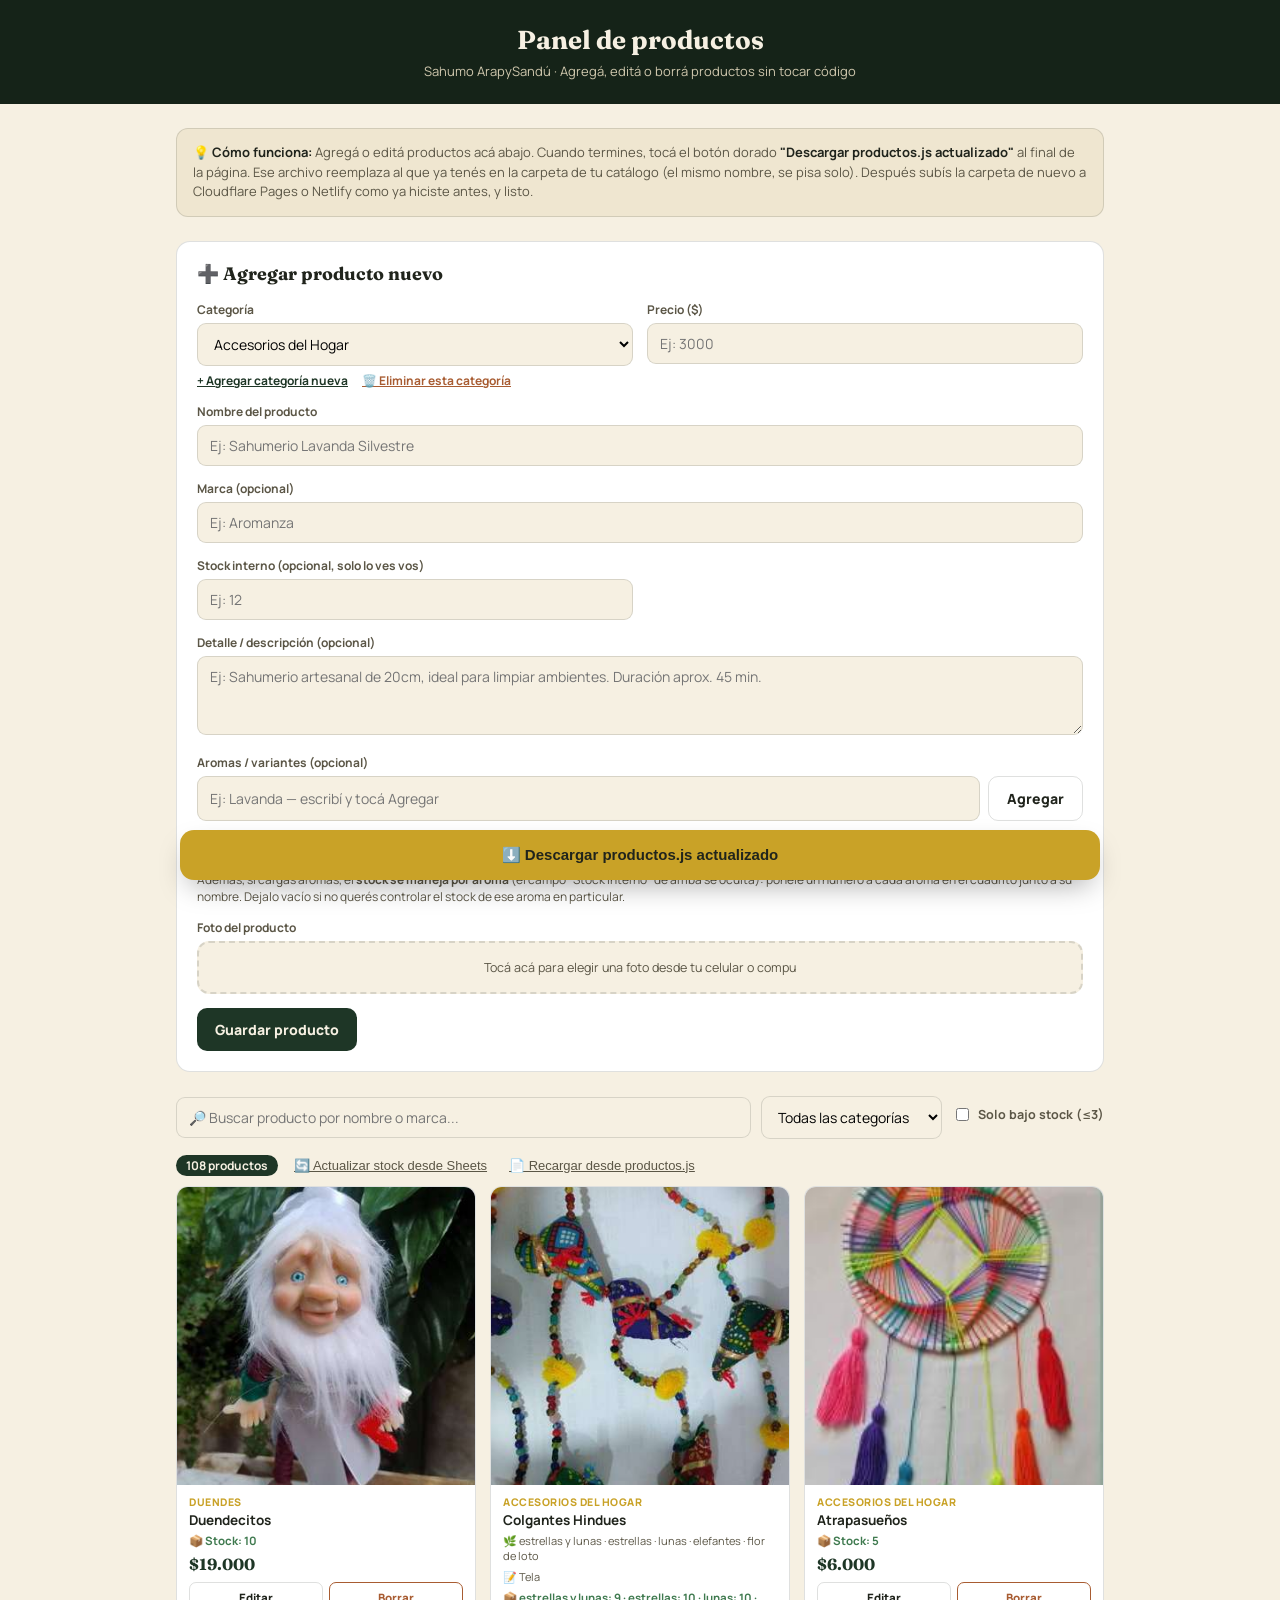
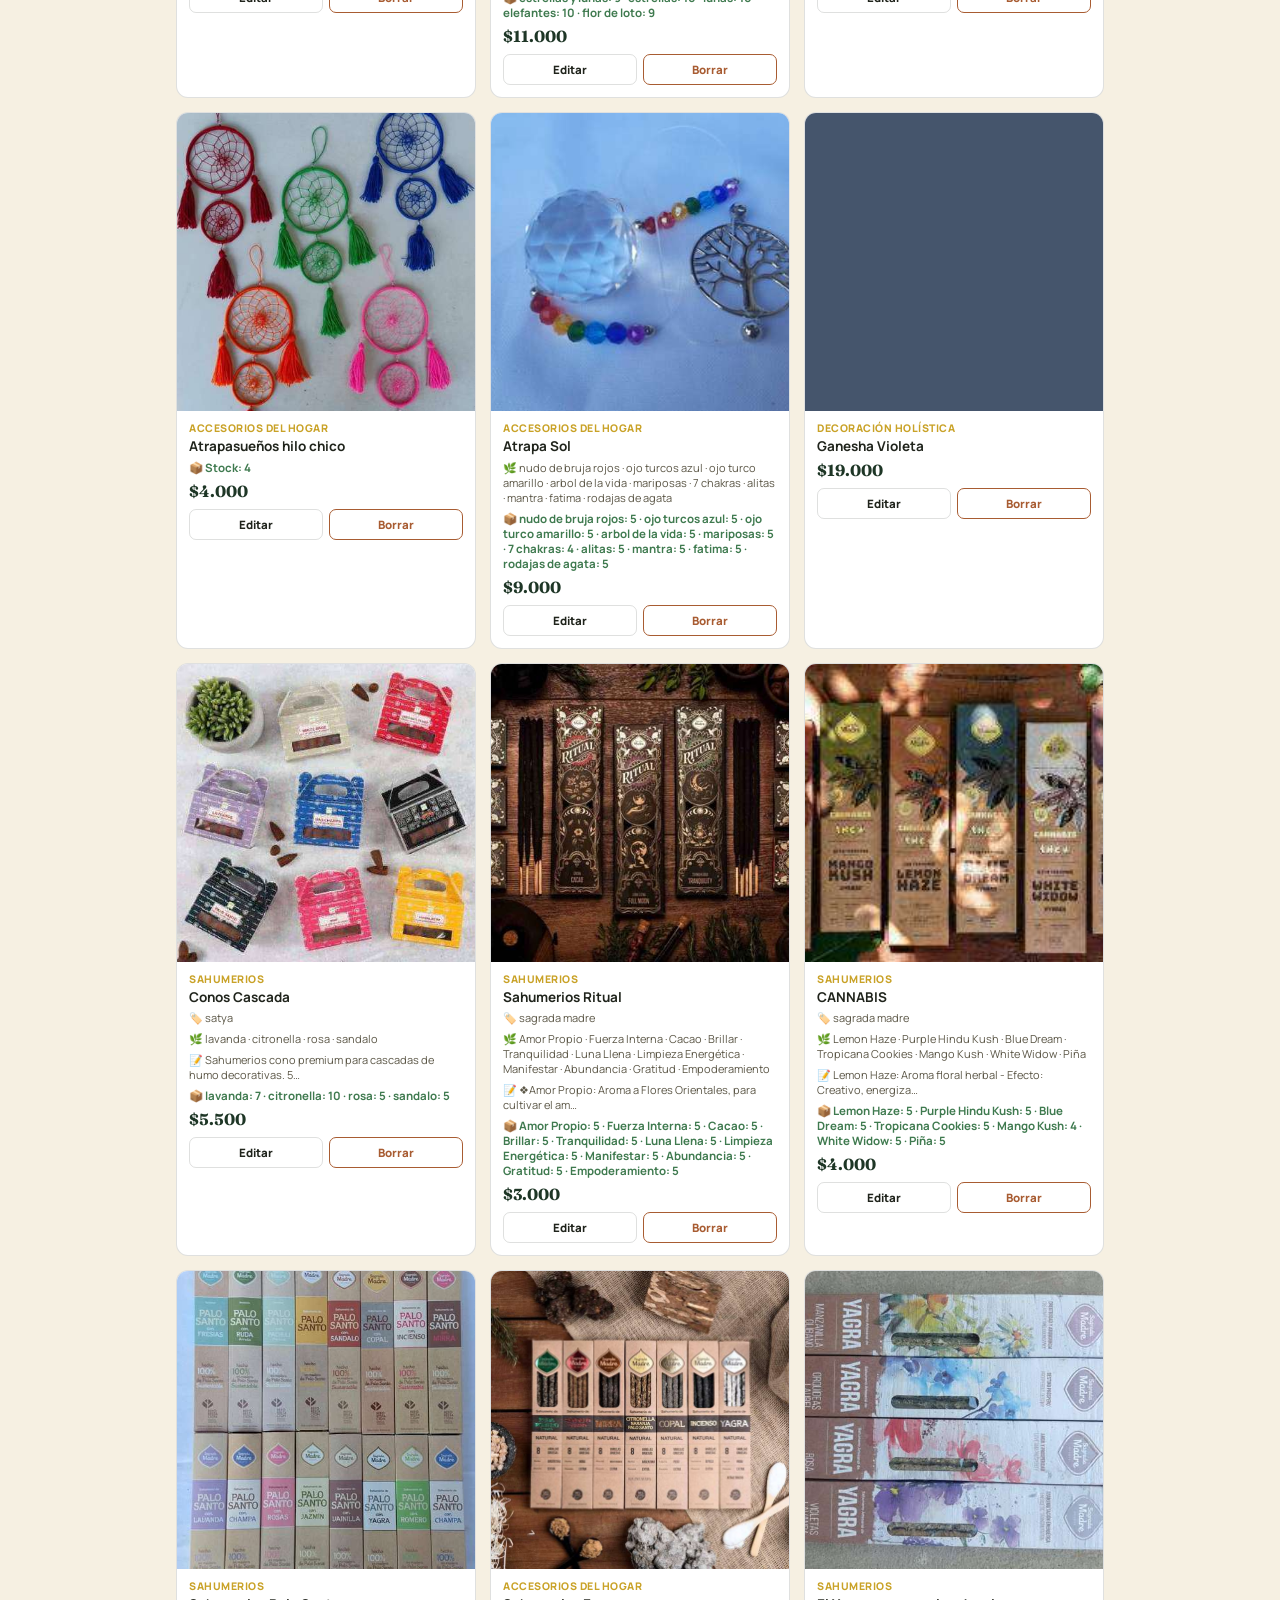
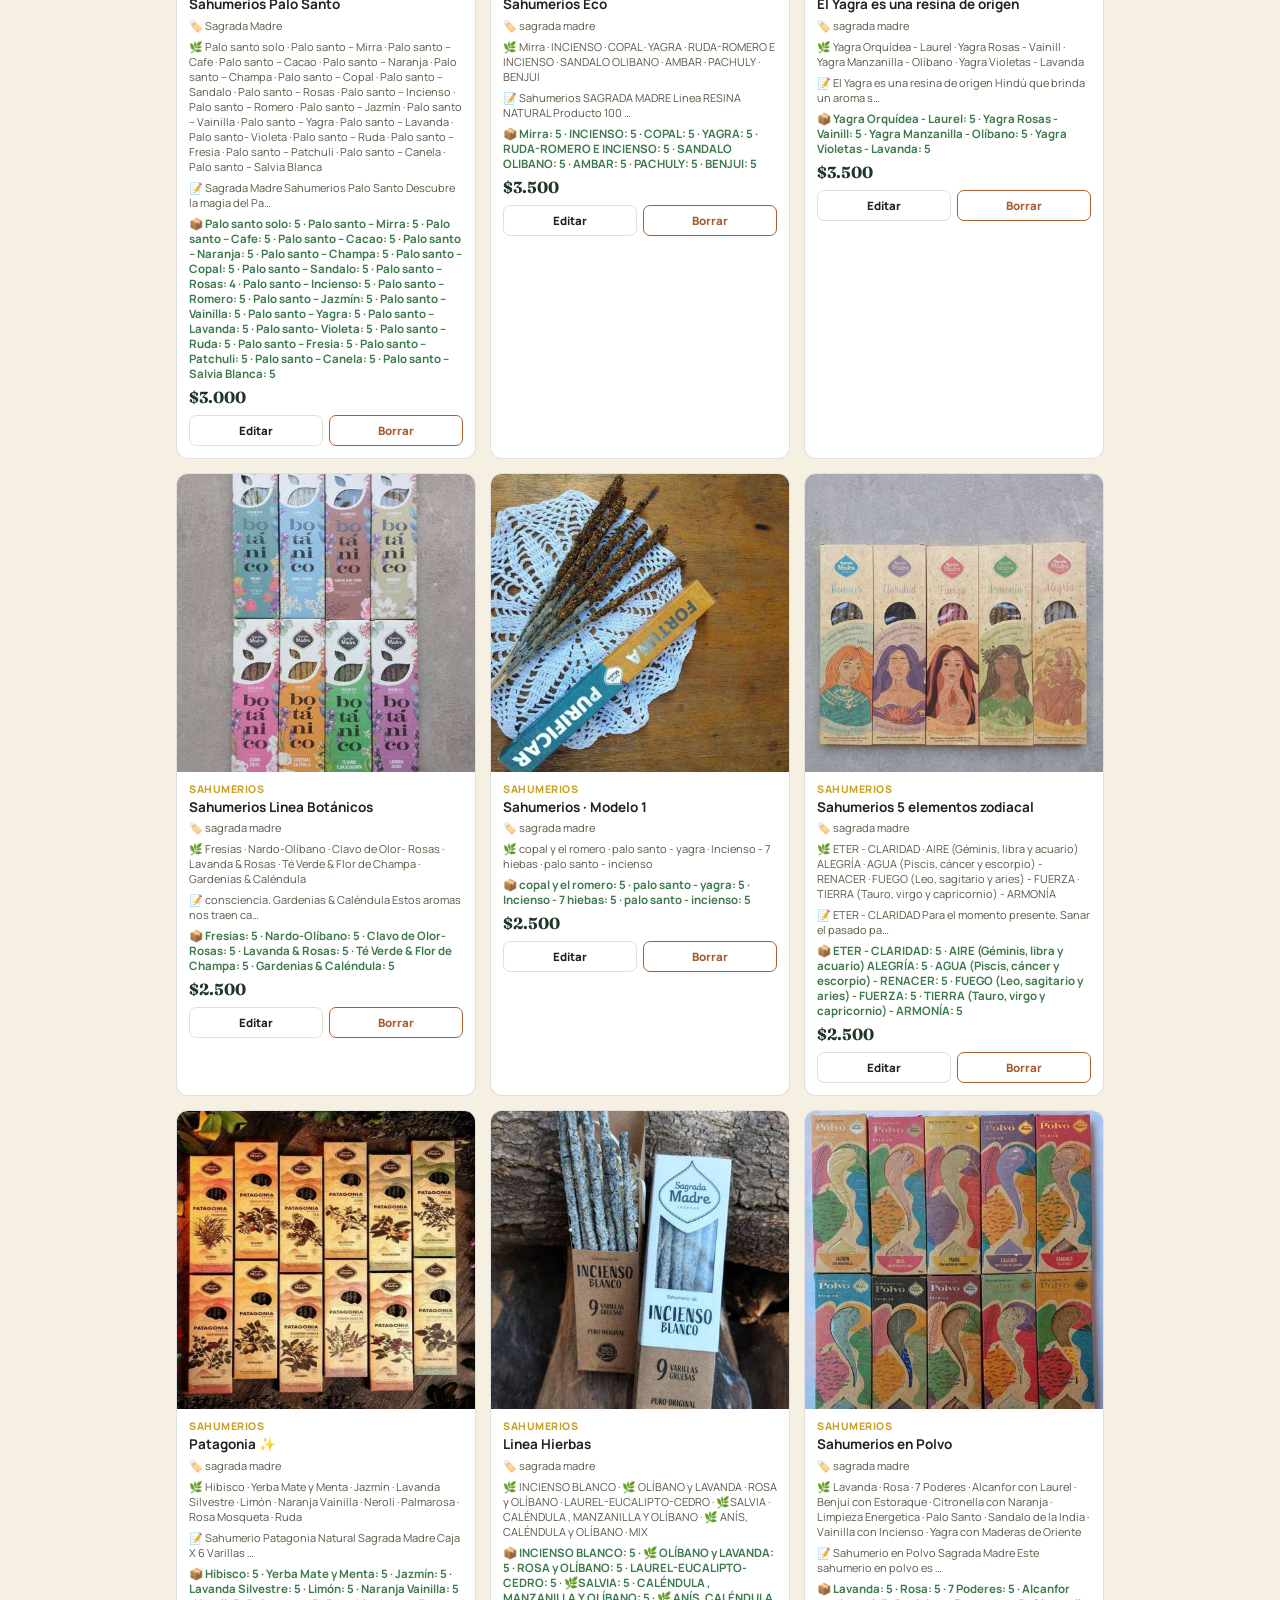
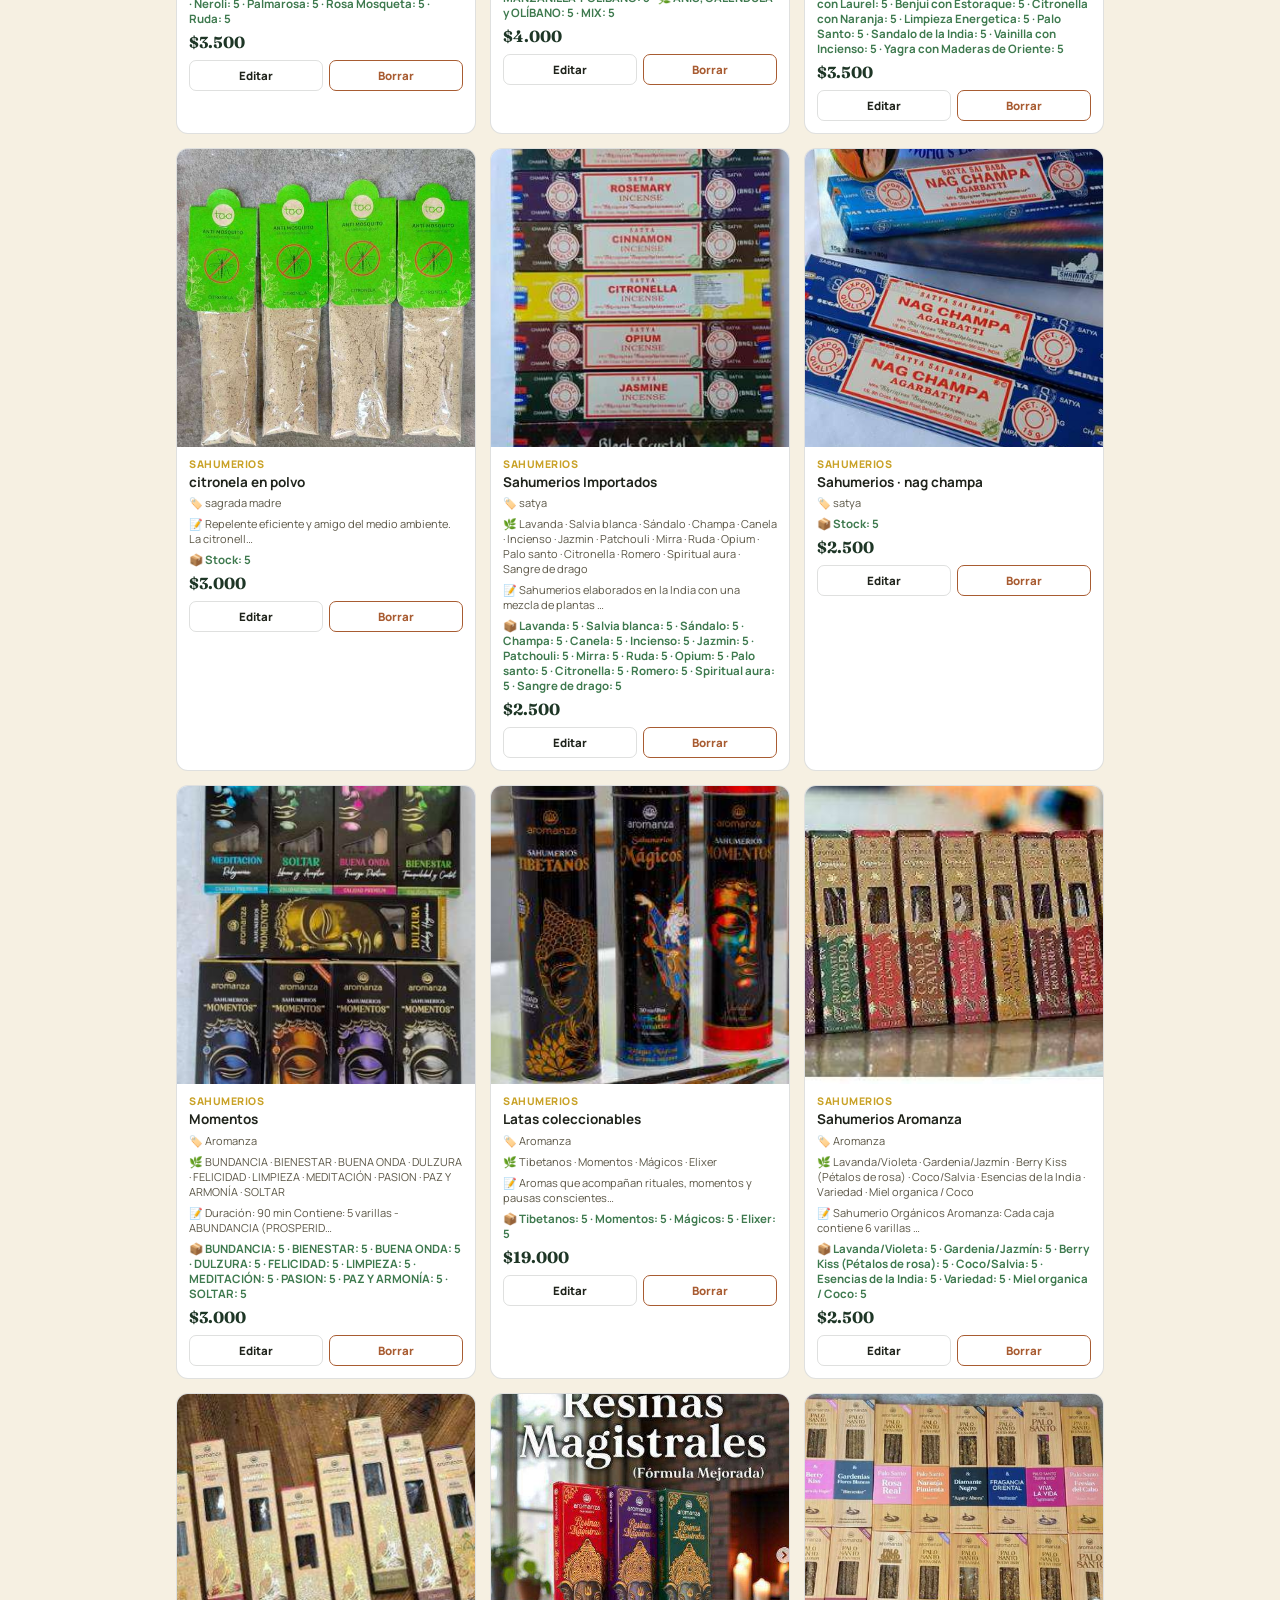
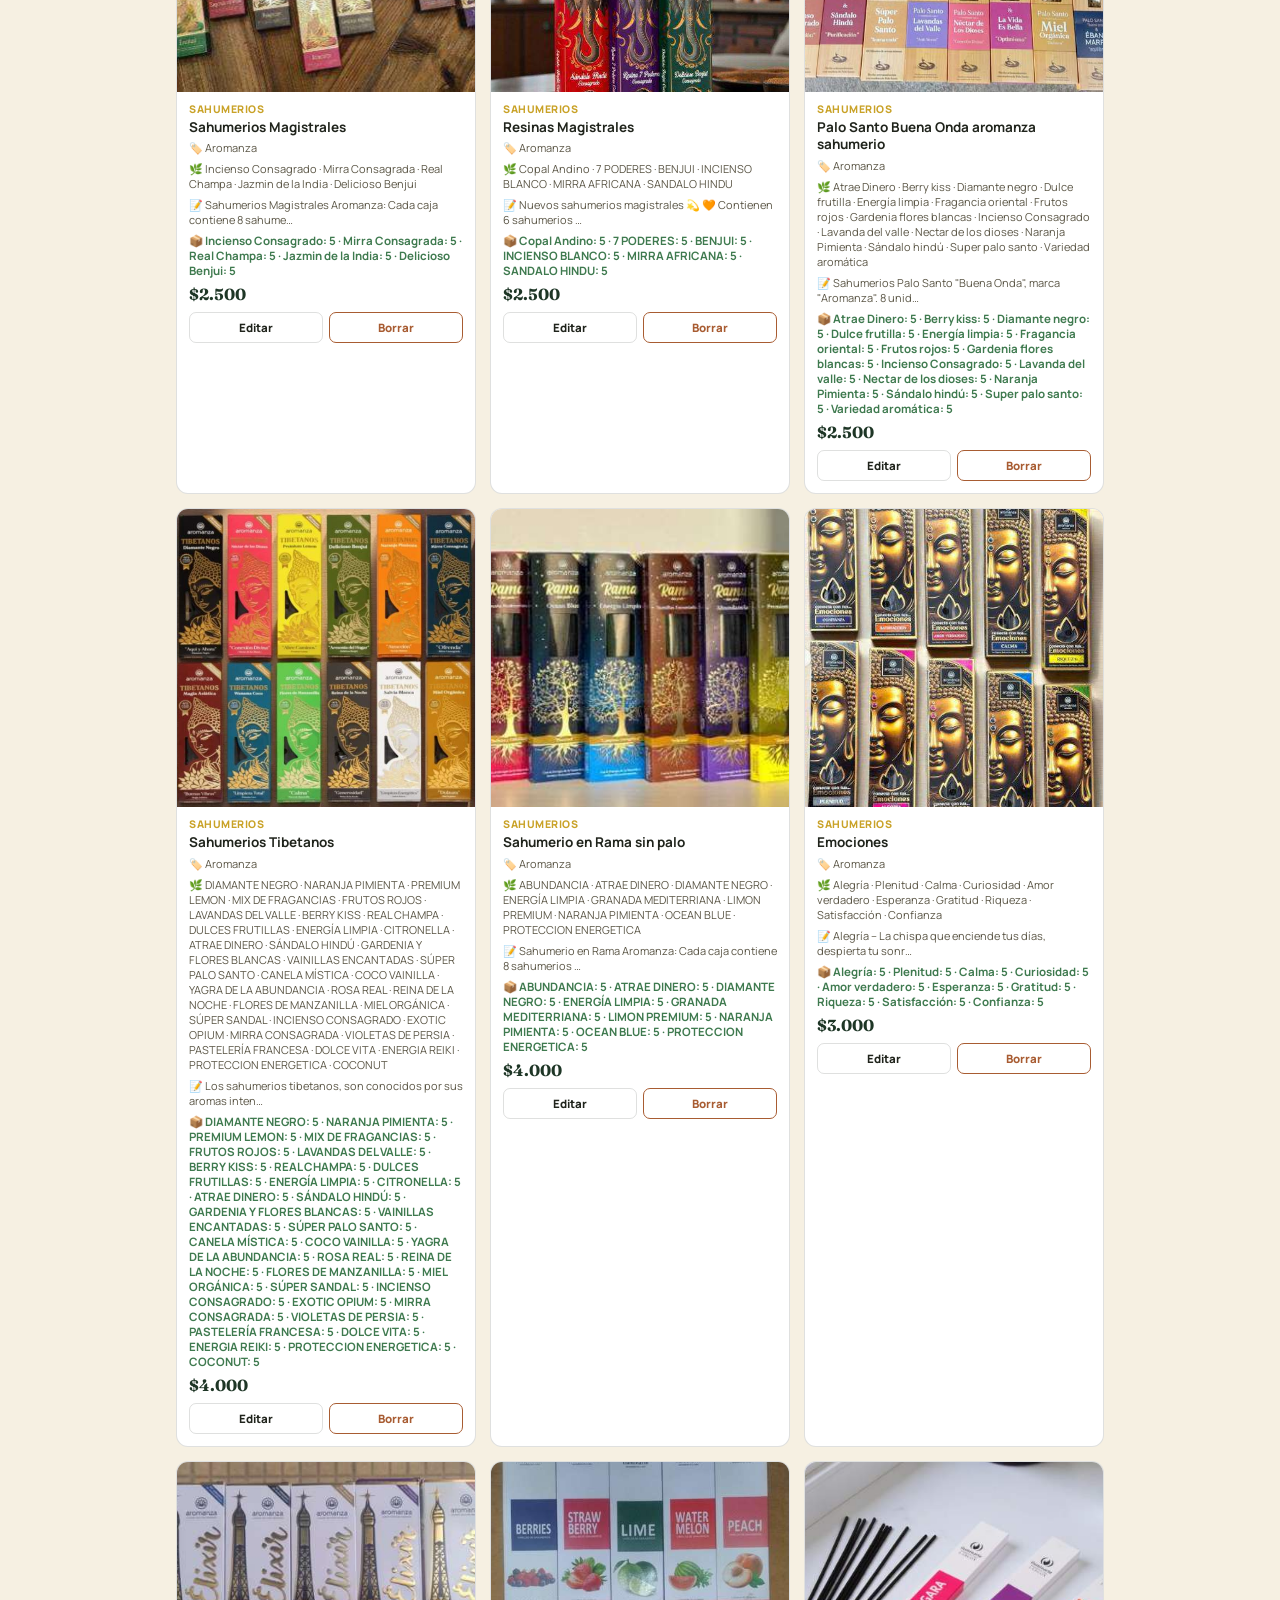
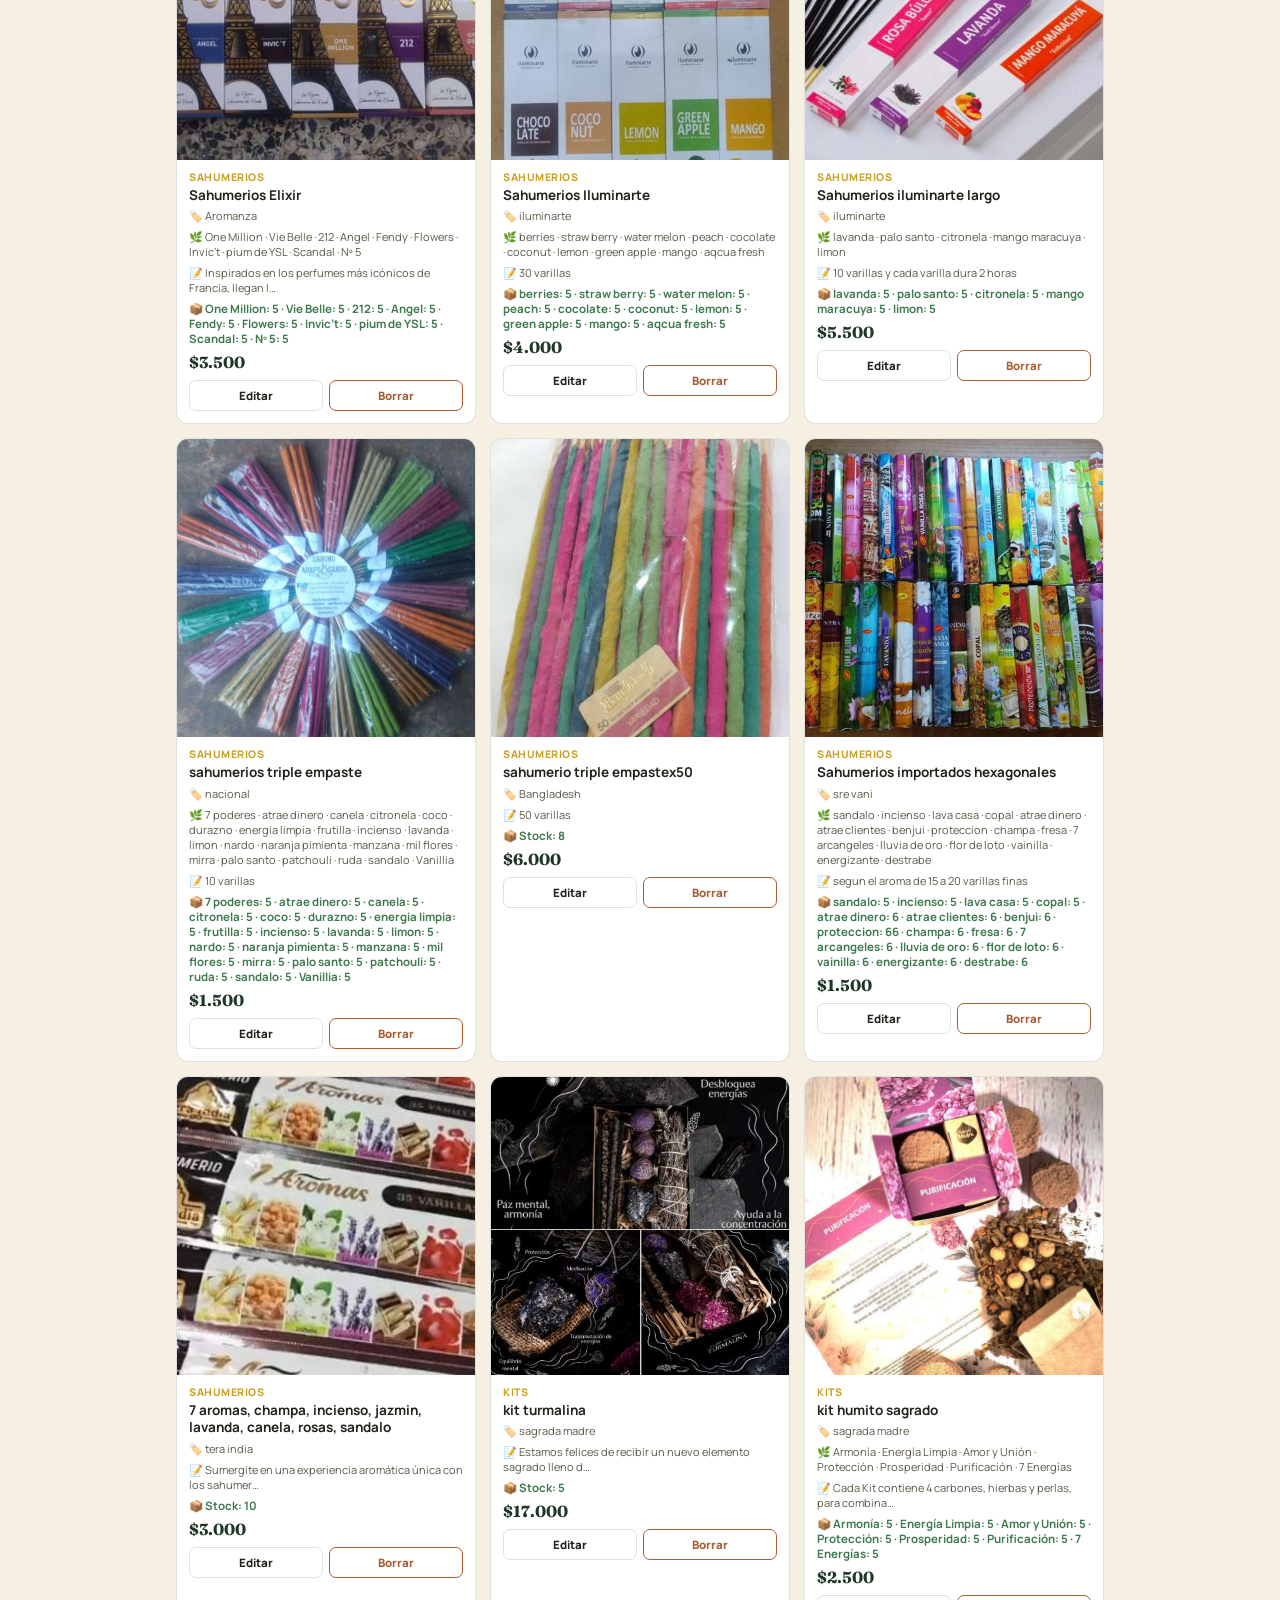
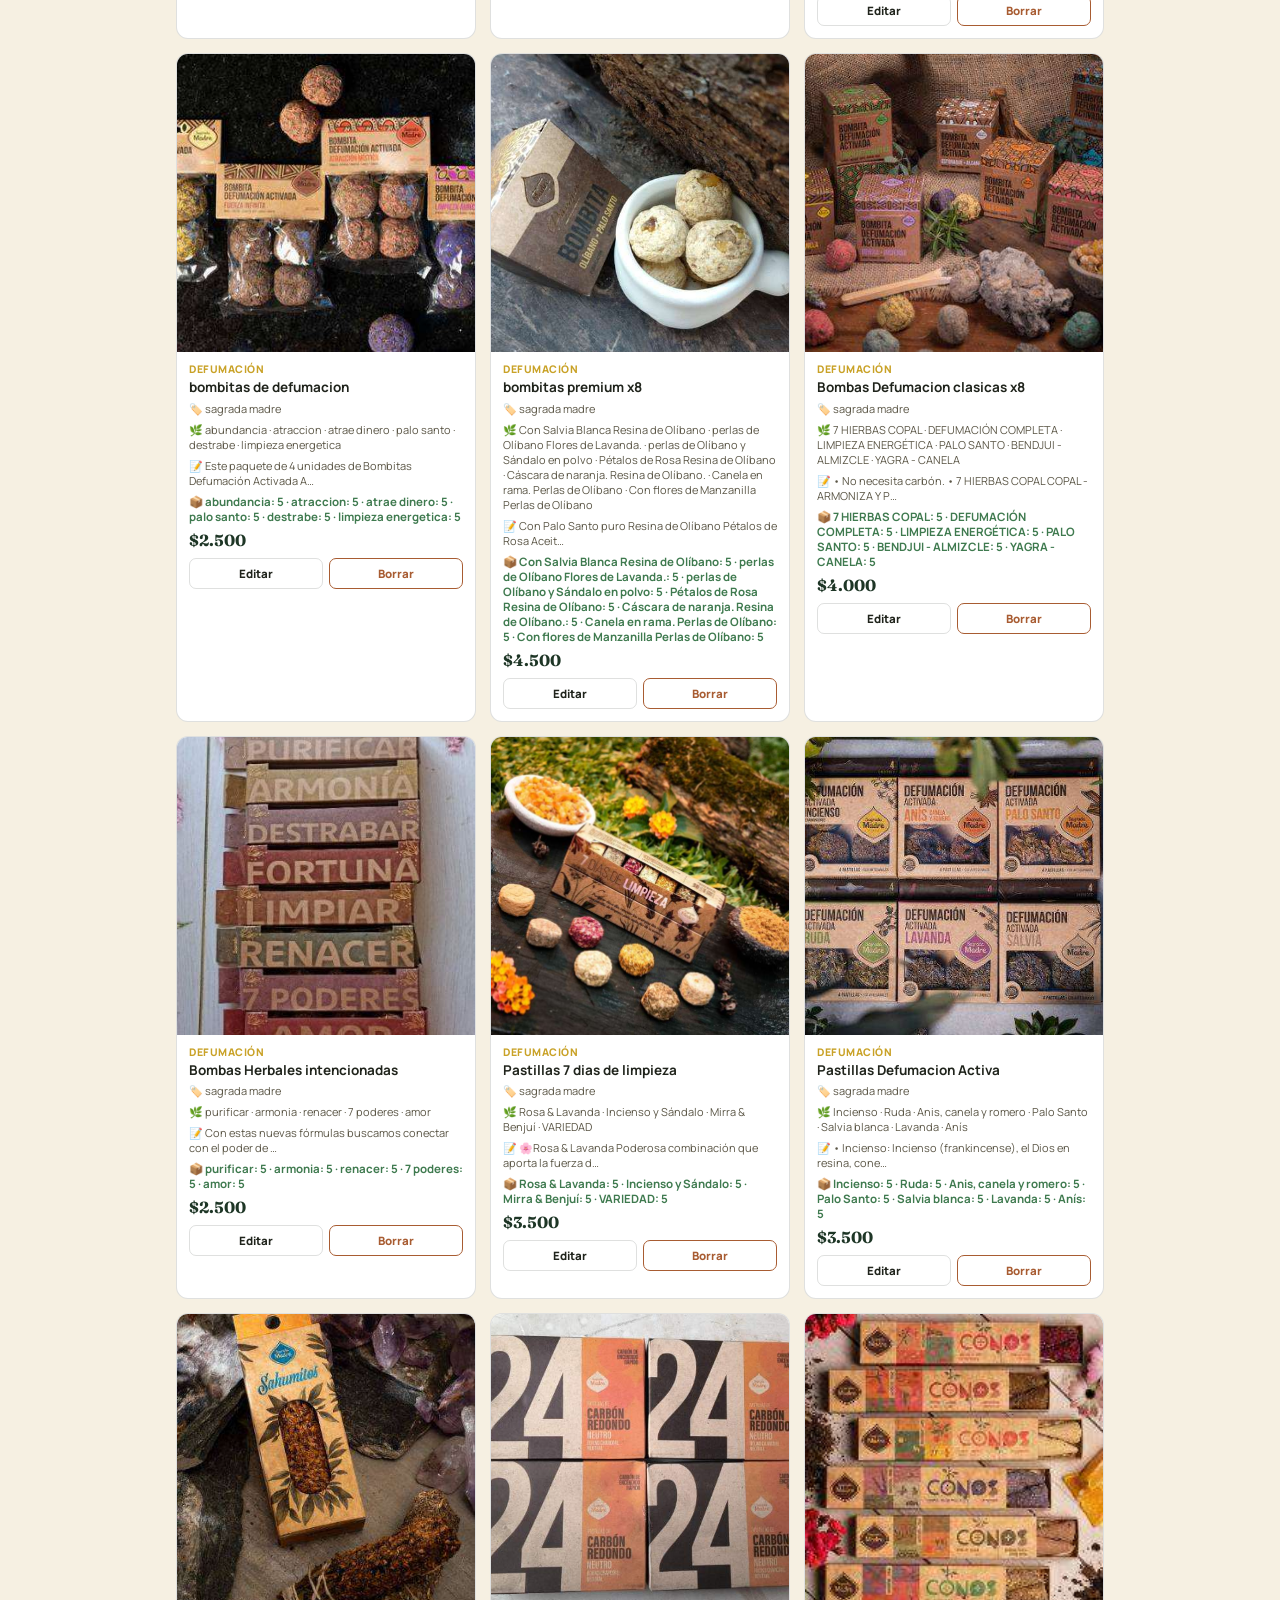
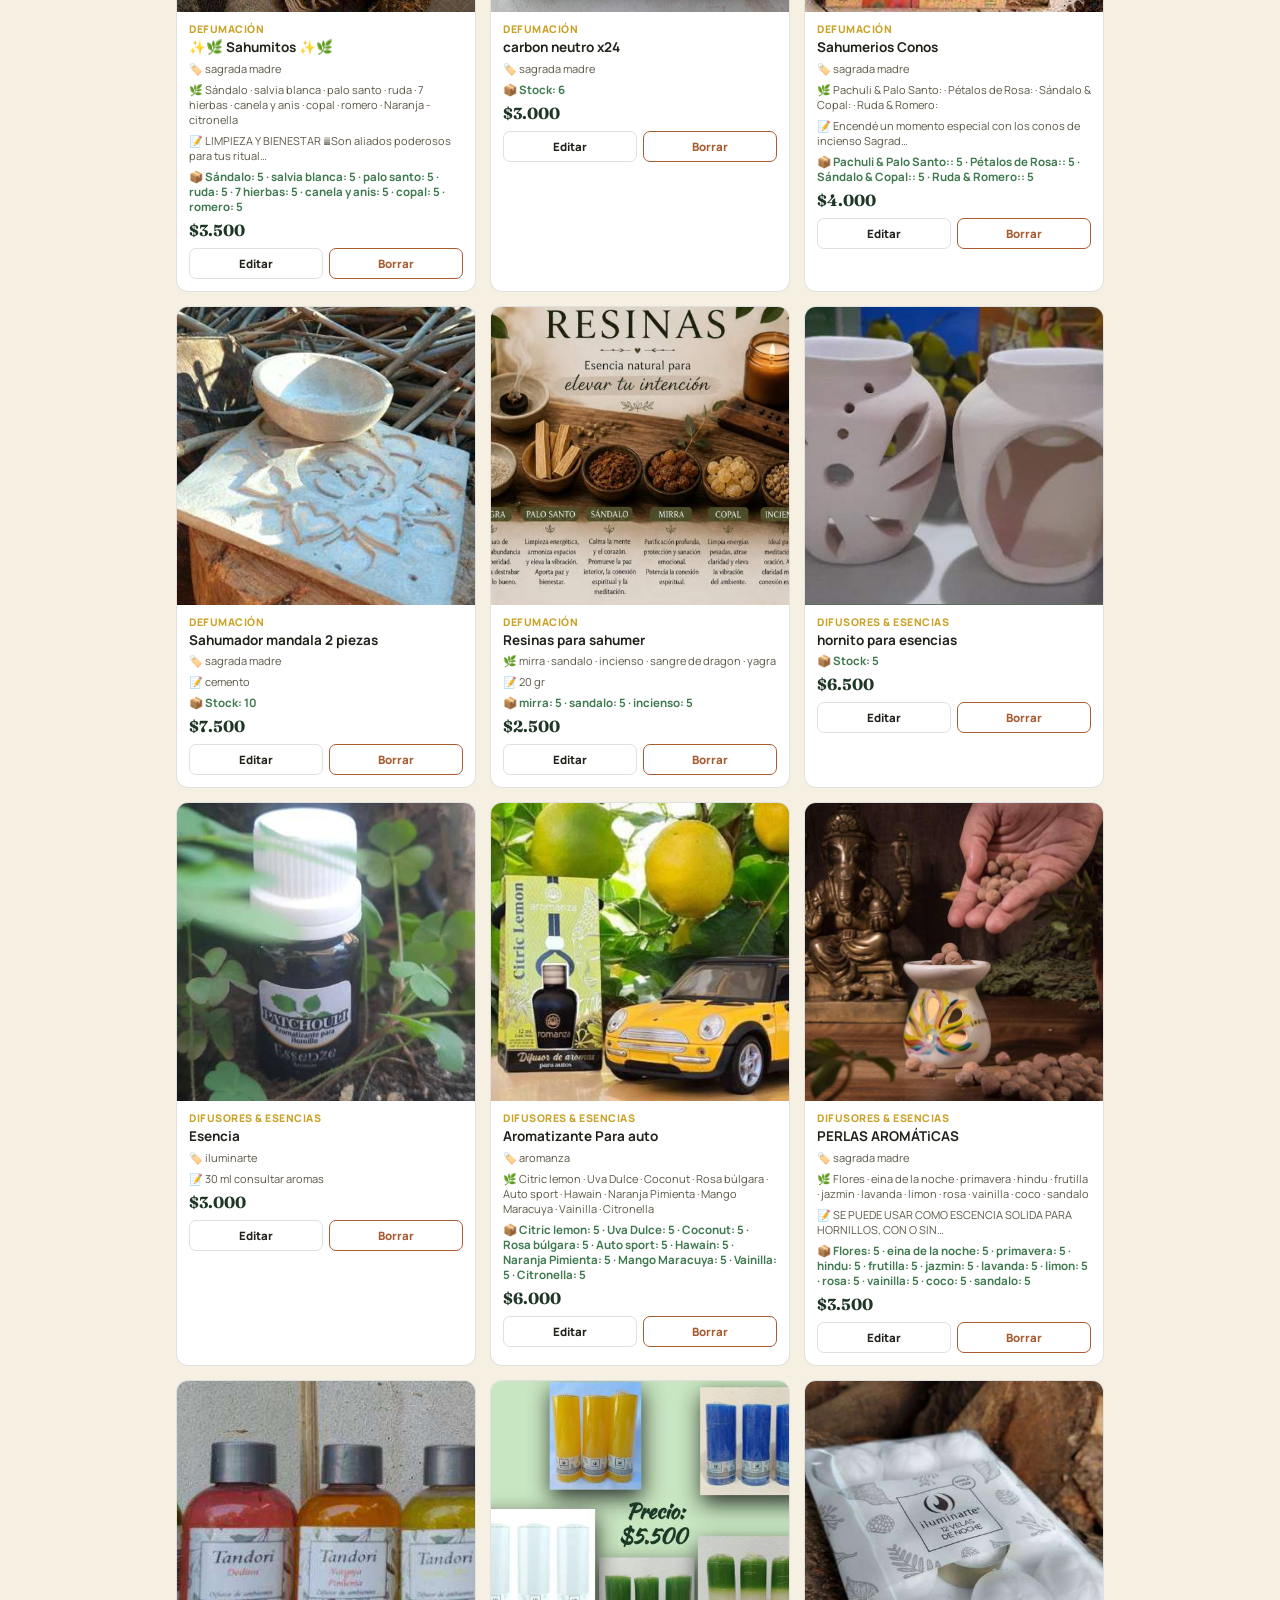
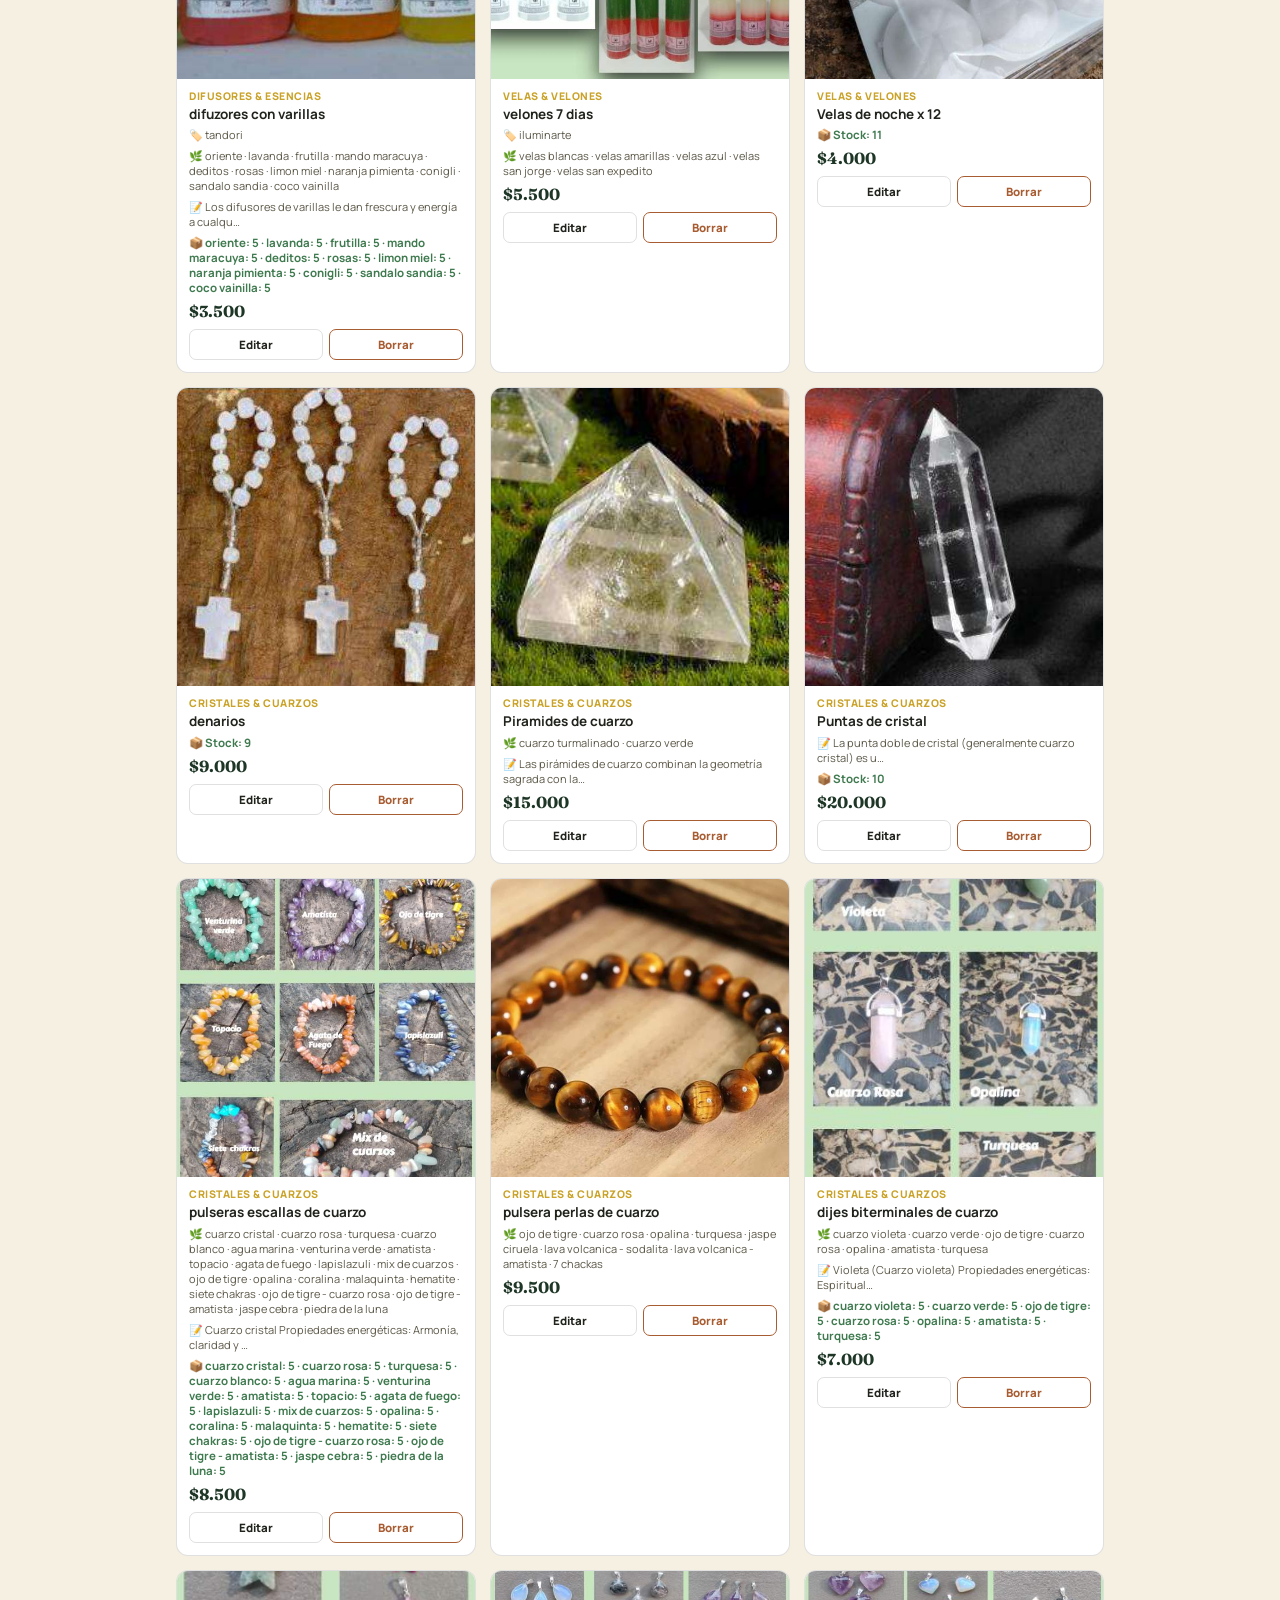
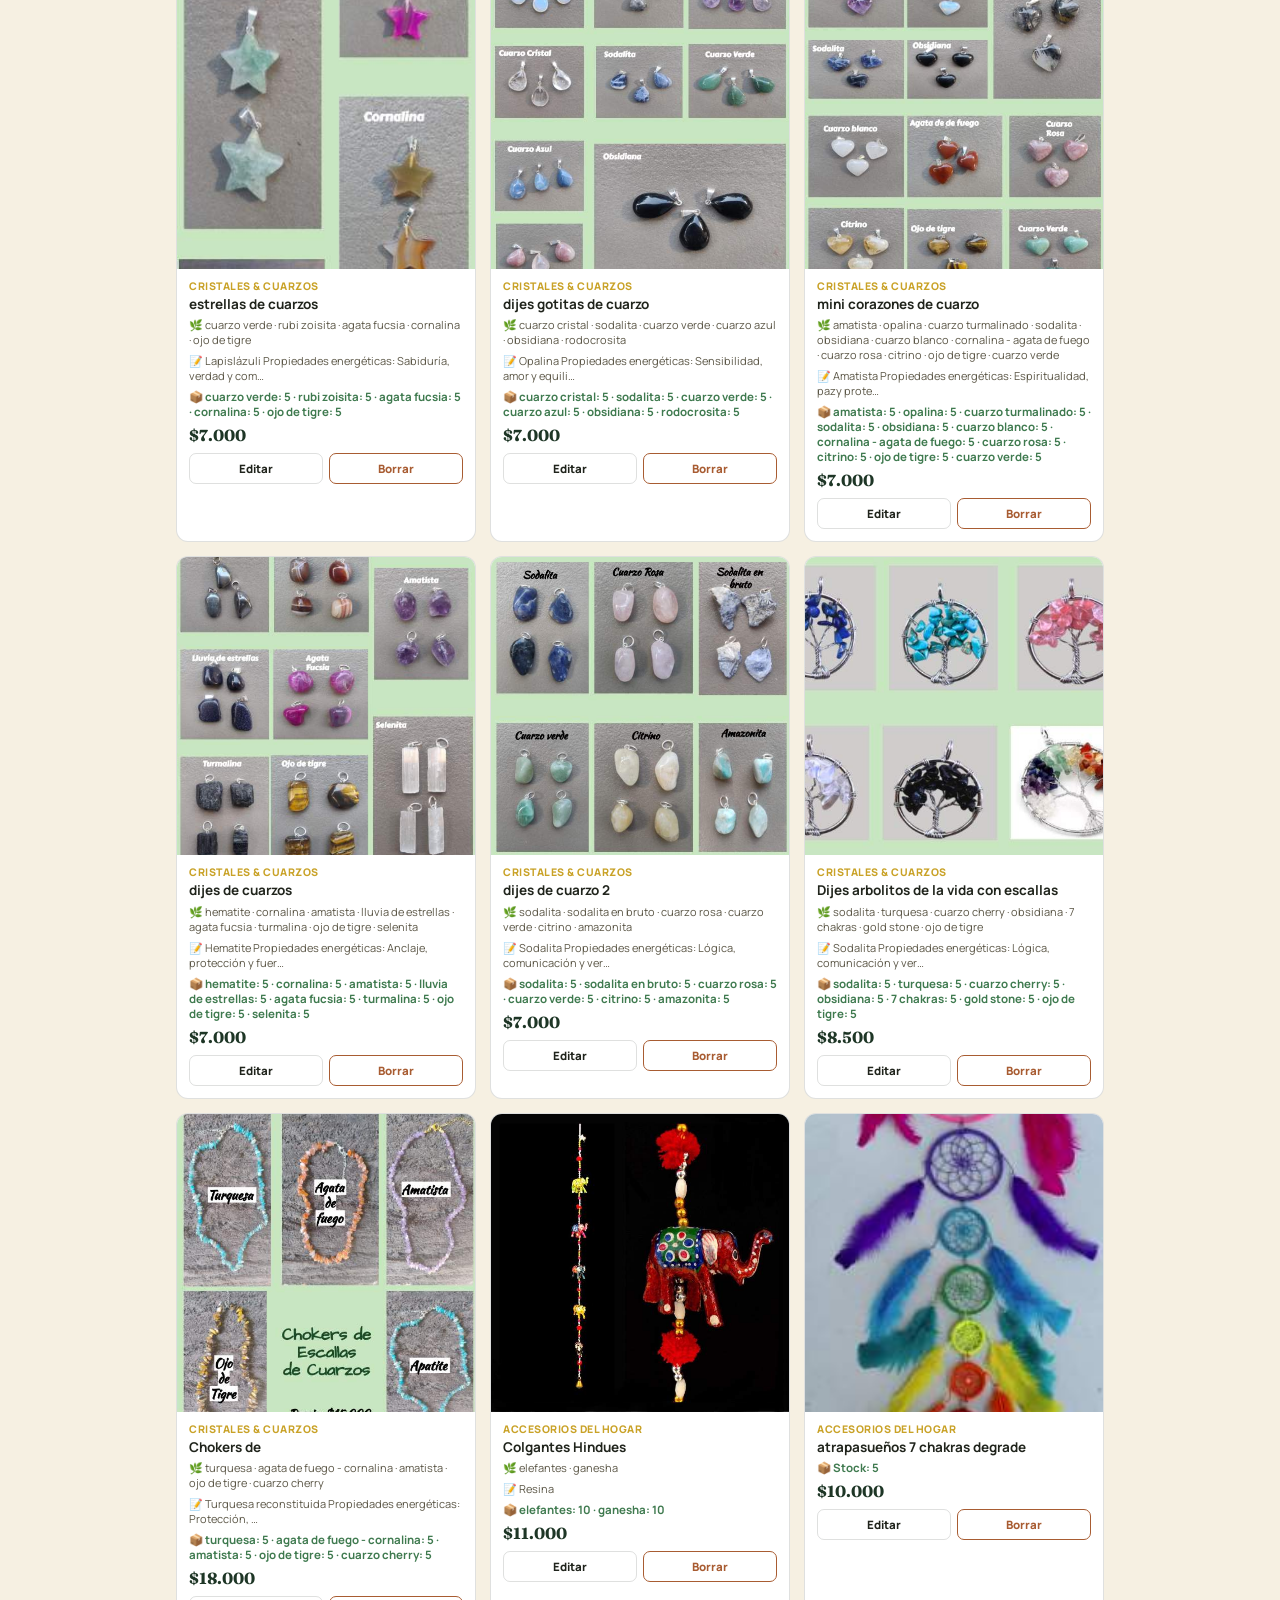
<file: panel-productos.html>
<!DOCTYPE html>
<html lang="es">
<head>
<meta charset="UTF-8">
<meta name="viewport" content="width=device-width, initial-scale=1.0">
<title>Panel de productos · Sahumo ArapySandú</title>
<link href="https://fonts.googleapis.com/css2?family=Fraunces:wght@600;700&family=Manrope:wght@400;500;600;700;800&display=swap" rel="stylesheet">
<style>
  :root{
    --verde-900:#152318; --verde-800:#1e3626; --oro:#c9a227; --oro-claro:#e8cf7a;
    --crema:#f6f0e2; --crema-2:#efe6d0; --tinta:#20241c; --tinta-suave:#5b5646;
    --terracota:#a85c32; --line:rgba(32,36,28,0.14); --ok:#3f7a4f;
  }
  *{box-sizing:border-box;}
  body{margin:0;background:var(--crema);color:var(--tinta);font-family:'Manrope',sans-serif;}
  h1,h2,.display{font-family:'Fraunces',serif;font-weight:700;}
  header{background:var(--verde-900);color:var(--crema);padding:24px 20px;text-align:center;}
  header h1{margin:0;font-size:26px;}
  header p{margin:6px 0 0;color:#cfc7ad;font-size:13px;}
  .wrap{max-width:960px;margin:0 auto;padding:24px 16px 100px;}

  .panel{background:#fff;border:1px solid var(--line);border-radius:14px;padding:20px;margin-bottom:24px;}
  .panel h2{font-size:18px;margin:0 0 16px;}
  .row{display:grid;grid-template-columns:1fr 1fr;gap:14px;margin-bottom:14px;}
  @media (max-width:600px){.row{grid-template-columns:1fr;}}
  label{display:block;font-size:12px;font-weight:700;color:var(--tinta-suave);margin-bottom:5px;}
  input[type=text], input[type=number], select, textarea{
    width:100%;padding:10px 12px;border-radius:9px;border:1px solid var(--line);font-family:'Manrope';font-size:14px;background:var(--crema);
  }
  textarea{resize:vertical;min-height:64px;}
  .imgpick{
    border:2px dashed var(--line);border-radius:12px;padding:16px;text-align:center;cursor:pointer;
    background:var(--crema); transition:.15s;
  }
  .imgpick:hover{border-color:var(--oro);}
  .imgpick img{max-width:120px;max-height:120px;border-radius:8px;display:block;margin:0 auto 8px;}
  .imgpick input{display:none;}
  .imgpick .hint{font-size:12.5px;color:var(--tinta-suave);}
  .aroma-input-row{display:flex;gap:8px;}
  .aroma-input-row input{flex:1;}
  .aroma-input-row button{white-space:nowrap;}
  .chips{display:flex;flex-wrap:wrap;gap:8px;margin-top:10px;}
  .chip{
    background:var(--verde-800);color:var(--crema);border-radius:100px;padding:6px 8px 6px 14px;
    font-size:12.5px;font-weight:600;display:flex;align-items:center;gap:8px;
  }
  .chip button{
    background:rgba(255,255,255,.18);border:none;color:var(--crema);border-radius:50%;
    width:18px;height:18px;font-size:11px;cursor:pointer;line-height:1;
  }
  .chip input.chip-stock{
    width:56px;padding:3px 6px;border-radius:6px;border:none;font-size:11.5px;
    background:rgba(255,255,255,.18);color:var(--crema);text-align:center;
  }
  .chip input.chip-stock::placeholder{color:rgba(255,255,255,.65);}
  .chip .chip-label{cursor:text;}
  .chip button.chip-edit{background:none;width:auto;height:auto;font-size:13px;padding:0 2px;opacity:.8;border-radius:0;}
  .chip button.chip-edit:hover{opacity:1;}
  .chip.chip-editing{background:var(--oro);color:var(--tinta);padding:4px 6px 4px 8px;}
  .chip input.chip-name{
    width:150px;padding:4px 8px;border-radius:6px;border:none;font-size:12.5px;font-weight:600;
    background:#fff;color:var(--tinta);font-family:'Manrope';
  }
  .chip.chip-editing button{background:var(--verde-800);color:var(--crema);width:22px;height:22px;font-size:12px;}
  .cat-links{display:flex;gap:14px;flex-wrap:wrap;margin-top:6px;}
  .linkbtn{background:none;border:none;color:var(--verde-800);text-decoration:underline;cursor:pointer;font-size:12px;padding:0;font-weight:700;font-family:'Manrope';}
  .linkbtn.danger{color:var(--terracota);}
  .delcat-box{
    display:none;margin-top:8px;padding:12px;border:1px solid var(--terracota);border-radius:10px;
    background:#fbf3ee;font-size:12.5px;color:var(--tinta);line-height:1.45;
  }
  .delcat-box select{margin:8px 0;}
  .delcat-box .delcat-actions{display:flex;gap:8px;flex-wrap:wrap;}
  .delcat-box .btn{padding:8px 12px;font-size:12.5px;}
  .btn-danger-solid{background:var(--terracota);color:#fff;}
  .item .aromas-tag{font-size:11px;color:var(--tinta-suave);margin-bottom:6px;}
  .stock-tag{font-size:11.5px;font-weight:700;color:var(--ok);margin-bottom:6px;}
  .stock-tag.stock-low{color:var(--terracota);}
  .stock-tag.stock-zero{color:#b6392c;}
  .btn{
    border:none;border-radius:10px;padding:12px 18px;font-weight:800;font-size:14px;cursor:pointer;font-family:'Manrope';
  }
  .btn-primary{background:var(--verde-800);color:var(--crema);}
  .btn-primary:hover{background:var(--oro);color:var(--tinta);}
  .btn-secondary{background:transparent;border:1px solid var(--line);color:var(--tinta);}
  .btn-danger{background:transparent;color:var(--terracota);border:1px solid var(--terracota);}
  .btn-block{width:100%;}
  .btn:disabled{opacity:.4;cursor:not-allowed;}

  .toolbar{
    display:flex; gap:10px; flex-wrap:wrap; align-items:center; justify-content:space-between; margin-bottom:16px;
  }
  .search{flex:1;min-width:200px;}
  .catfilter select{width:auto;}

  .list{display:grid;grid-template-columns:repeat(auto-fill,minmax(230px,1fr));gap:14px;}
  .item{background:#fff;border:1px solid var(--line);border-radius:12px;overflow:hidden;}
  .item .thumb{aspect-ratio:1/1;background:var(--crema-2);}
  .item .thumb img{width:100%;height:100%;object-fit:cover;display:block;}
  .item .body{padding:10px 12px 12px;}
  .item .cat{font-size:10.5px;text-transform:uppercase;letter-spacing:.05em;color:var(--oro);font-weight:800;}
  .item .name{font-size:13.5px;font-weight:700;margin:3px 0 4px;line-height:1.3;}
  .item .price{font-family:'Fraunces';font-weight:700;font-size:16px;color:var(--verde-800);margin-bottom:8px;}
  .item .actions{display:flex;gap:6px;}
  .item .actions button{flex:1;padding:7px;font-size:11.5px;border-radius:7px;}

  .fab-save{
    position:fixed;bottom:20px;right:20px;left:20px;max-width:920px;margin:0 auto;
    background:var(--oro);color:var(--tinta);border:none;border-radius:14px;padding:16px;
    font-weight:800;font-size:15px;cursor:pointer;box-shadow:0 12px 30px -10px rgba(0,0,0,.4);
    display:flex;align-items:center;justify-content:center;gap:8px;
  }
  .fab-save:hover{background:var(--oro-claro);}
  .count-badge{
    background:var(--verde-800);color:var(--crema);border-radius:100px;padding:2px 10px;font-size:12px;font-weight:700;
  }
  .toast{
    position:fixed;top:16px;left:50%;transform:translateX(-50%);background:var(--verde-900);color:var(--crema);
    padding:12px 20px;border-radius:10px;font-size:13.5px;font-weight:600;z-index:200;opacity:0;pointer-events:none;transition:.25s;
  }
  .toast.show{opacity:1;top:20px;}
  .empty{grid-column:1/-1;text-align:center;color:var(--tinta-suave);padding:40px 0;font-size:14px;}
  .helpbox{
    background:var(--crema-2);border:1px solid var(--line);border-radius:12px;padding:14px 16px;font-size:13px;
    color:var(--tinta-suave);margin-bottom:24px; line-height:1.5;
  }
  .helpbox b{color:var(--tinta);}
</style>
</head>
<body>

<header>
  <h1>Panel de productos</h1>
  <p>Sahumo ArapySandú · Agregá, editá o borrá productos sin tocar código</p>
</header>

<div class="wrap">

  <div class="helpbox">
    💡 <b>Cómo funciona:</b> Agregá o editá productos acá abajo. Cuando termines, tocá el botón dorado
    <b>"Descargar productos.js actualizado"</b> al final de la página. Ese archivo reemplaza al que ya tenés
    en la carpeta de tu catálogo (el mismo nombre, se pisa solo). Después subís la carpeta de nuevo a
    Cloudflare Pages o Netlify como ya hiciste antes, y listo.
  </div>

  <div class="panel" id="formPanel">
    <h2 id="formTitle">➕ Agregar producto nuevo</h2>
    <div class="row">
      <div>
        <label>Categoría</label>
        <select id="fCategoria"></select>
        <div class="aroma-input-row" id="newCatRow" style="display:none;margin-top:8px;">
          <input type="text" id="fNuevaCategoria" placeholder="Ej: Inciensos importados">
          <button class="btn btn-secondary" id="addCatBtn" type="button">Agregar</button>
        </div>
        <div class="cat-links">
          <button type="button" class="linkbtn" id="toggleNewCatBtn">+ Agregar categoría nueva</button>
          <button type="button" class="linkbtn danger" id="toggleDelCatBtn">🗑️ Eliminar esta categoría</button>
        </div>
        <div class="delcat-box" id="delCatBox">
          <div id="delCatMsg"></div>
          <select id="delCatDestino"></select>
          <div class="delcat-actions">
            <button type="button" class="btn btn-danger-solid" id="delCatConfirmBtn">Eliminar categoría</button>
            <button type="button" class="btn btn-secondary" id="delCatCancelBtn">Cancelar</button>
          </div>
        </div>
      </div>
      <div>
        <label>Precio ($)</label>
        <input type="number" id="fPrecio" placeholder="Ej: 3000">
      </div>
    </div>
    <div class="row">
      <div style="grid-column:1/-1">
        <label>Nombre del producto</label>
        <input type="text" id="fNombre" placeholder="Ej: Sahumerio Lavanda Silvestre">
      </div>
    </div>
    <div class="row">
      <div style="grid-column:1/-1">
        <label>Marca (opcional)</label>
        <input type="text" id="fMarca" placeholder="Ej: Aromanza">
      </div>
    </div>
    <div class="row" id="stockFieldWrap">
      <div>
        <label>Stock interno (opcional, solo lo ves vos)</label>
        <input type="number" id="fStock" placeholder="Ej: 12" min="0">
      </div>
    </div>
    <div class="row">
      <div style="grid-column:1/-1">
        <label>Detalle / descripción (opcional)</label>
        <textarea id="fDetalle" rows="3" placeholder="Ej: Sahumerio artesanal de 20cm, ideal para limpiar ambientes. Duración aprox. 45 min."></textarea>
      </div>
    </div>
    <div class="row">
      <div style="grid-column:1/-1">
        <label>Aromas / variantes (opcional)</label>
        <div class="aroma-input-row">
          <input type="text" id="fAromaInput" placeholder="Ej: Lavanda — escribí y tocá Agregar">
          <button class="btn btn-secondary" id="addAromaBtn" type="button">Agregar</button>
        </div>
        <div class="chips" id="aromaChips"></div>
        <div class="hint" style="margin-top:6px;font-size:12px;color:var(--tinta-suave)">
          Si cargás aromas, el cliente va a poder elegir uno antes de agregar el producto al carrito.
          Si no cargás ninguno, el producto se agrega directo, sin selector.<br>
          Para <b>cambiar el nombre de un aroma</b> sin borrarlo, tocá su nombre o el lápiz ✎, corregilo y
          apretá Enter (o ✓). Se conserva su stock.<br>
          Además, si cargás aromas, el <b>stock se maneja por aroma</b> (el campo "Stock interno" de
          arriba se oculta): ponéle un número a cada aroma en el cuadrito junto a su nombre. Dejalo
          vacío si no querés controlar el stock de ese aroma en particular.
        </div>
      </div>
    </div>
    <div class="row">
      <div style="grid-column:1/-1">
        <label>Foto del producto</label>
        <div class="imgpick" id="imgPick">
          <img id="imgPreview" style="display:none">
          <div class="hint" id="imgHint">Tocá acá para elegir una foto desde tu celular o compu</div>
          <input type="file" id="fImagen" accept="image/*">
        </div>
      </div>
    </div>
    <div style="display:flex;gap:10px;">
      <button class="btn btn-primary" id="saveBtn">Guardar producto</button>
      <button class="btn btn-secondary" id="cancelBtn" style="display:none">Cancelar edición</button>
    </div>
  </div>

  <div class="toolbar">
    <input type="text" class="search" id="searchBox" placeholder="🔎 Buscar producto por nombre o marca...">
    <div class="catfilter">
      <select id="catFilter"></select>
    </div>
    <label style="display:flex;align-items:center;gap:6px;font-size:12.5px;font-weight:700;color:var(--tinta-suave);white-space:nowrap;">
      <input type="checkbox" id="lowStockFilter" style="width:auto;"> Solo bajo stock (≤3)
    </label>
  </div>

  <div style="margin-bottom:10px;font-size:13px;color:var(--tinta-suave);display:flex;align-items:center;gap:10px;flex-wrap:wrap">
    <span class="count-badge" id="countBadge">0 productos</span>
    <button id="syncStockBtn" style="border:none;background:none;color:inherit;text-decoration:underline;cursor:pointer;font-size:13px">🔄 Actualizar stock desde Sheets</button>
    <button id="reloadFileBtn" style="border:none;background:none;color:inherit;text-decoration:underline;cursor:pointer;font-size:13px">📄 Recargar desde productos.js</button>
  </div>

  <div class="list" id="list"></div>
</div>

<button class="fab-save" id="downloadBtn">⬇️ Descargar productos.js actualizado</button>
<div class="toast" id="toast"></div>

<script src="config.js"></script>
<script>
const CATEGORIAS_BASE = ["Accesorios del Hogar","Decoración Holística","Sahumerios","Defumación","Difusores & Esencias","Velas & Velones","Cristales & Cuarzos"];

const CAT_STORAGE_KEY = 'sahumo_categorias_admin_v1';     // version vieja: solo guardaba las agregadas
const CAT_STORAGE_KEY_V2 = 'sahumo_categorias_admin_v2';  // ahora se guarda la lista completa (permite eliminar)
let CATEGORIAS = null;
try {
  const v2 = JSON.parse(localStorage.getItem(CAT_STORAGE_KEY_V2) || 'null');
  if (Array.isArray(v2) && v2.length) CATEGORIAS = v2.filter(Boolean);
} catch(e){}
if (!CATEGORIAS || !CATEGORIAS.length) {
  CATEGORIAS = CATEGORIAS_BASE.slice();
  try {
    const savedCats = JSON.parse(localStorage.getItem(CAT_STORAGE_KEY) || '[]');
    if (Array.isArray(savedCats)) {
      savedCats.forEach(c => { if (c && !CATEGORIAS.includes(c)) CATEGORIAS.push(c); });
    }
  } catch(e){}
}

function persistCategorias(){
  try { localStorage.setItem(CAT_STORAGE_KEY_V2, JSON.stringify(CATEGORIAS)); } catch(e){}
}

function esc(s){
  return String(s ?? '').replace(/&/g,'&amp;').replace(/</g,'&lt;').replace(/>/g,'&gt;').replace(/"/g,'&quot;');
}

let PRODUCTOS = [];
let editIndex = null; // null = adding new

const STORAGE_KEY = 'sahumo_productos_admin_v1';
// Try to resume unsaved local session
let RESUMED_FROM_LOCAL = false;
try {
  const saved = localStorage.getItem(STORAGE_KEY);
  if (saved) {
    const parsed = JSON.parse(saved);
    if (Array.isArray(parsed) && parsed.length) { PRODUCTOS = parsed; RESUMED_FROM_LOCAL = true; }
  }
} catch(e){}

function persist(){
  try { localStorage.setItem(STORAGE_KEY, JSON.stringify(PRODUCTOS)); } catch(e){}
}

// ---- Carga productos.js (el archivo real de la carpeta del catalogo) ----
// El panel intenta leer "productos.js" ubicado junto a este HTML y usa esos
// datos como fuente de verdad, en vez de tener los productos pegados adentro
// del panel. Si no lo encuentra (por ejemplo, abriendo el HTML como archivo
// local sin servidor), se avisa por consola/toast y se sigue funcionando
// con lo que haya en localStorage.
async function loadProductosDesdeArchivo(forzar){
  try {
    const res = await fetch('productos.js', {cache: 'no-store'});
    if (!res.ok) throw new Error('HTTP ' + res.status);
    const text = await res.text();
    const match = text.match(/const\s+PRODUCTOS\s*=\s*(\[[\s\S]*\])\s*;?\s*$/);
    if (!match) throw new Error('No se reconoce el formato de productos.js');
    const jsonText = match[1].replace(/,(\s*[\]}])/g, '$1'); // saca comas colgantes
    const data = JSON.parse(jsonText);
    if (!Array.isArray(data)) throw new Error('productos.js no contiene un array valido');

    if (forzar) {
      // Recarga manual: nunca pisar en silencio. Si ya hay productos
      // cargados en el panel, pedimos confirmacion explicita mostrando
      // cuantos hay de cada lado, para no perder trabajo sin darse cuenta.
      if (PRODUCTOS.length > 0) {
        const msg = 'El archivo productos.js tiene ' + data.length + ' producto(s).\n' +
          'El panel tiene actualmente ' + PRODUCTOS.length + ' producto(s) cargado(s).\n\n' +
          (data.length < PRODUCTOS.length
            ? '⚠️ El archivo tiene MENOS productos que el panel. Si confirmás, vas a PERDER ' + (PRODUCTOS.length - data.length) + ' producto(s) que están en el panel pero no en el archivo.\n\n'
            : '') +
          '¿Reemplazar los productos del panel por los del archivo? Esta acción no se puede deshacer.';
        if (!confirm(msg)) {
          toast('Recarga cancelada, no se modificó nada');
          return;
        }
      }
      PRODUCTOS = data;
      RESUMED_FROM_LOCAL = true;
      persist();
      renderList();
      toast('✅ productos.js cargado (' + data.length + ' productos)');
    } else if (!RESUMED_FROM_LOCAL) {
      PRODUCTOS = data;
      RESUMED_FROM_LOCAL = true;
      persist();
      renderList();
      toast('✅ productos.js cargado (' + data.length + ' productos)');
    }
  } catch(e) {
    console.warn('No se pudo cargar productos.js automaticamente:', e);
    if (forzar) toast('⚠️ No se pudo leer productos.js: ' + e.message);
  }
}

// ---- Sincroniza el stock actual desde Google Sheets ----
// (las ventas de feria y del catalogo online descuentan stock directo en la
// planilla; esto trae esos numeros para que el panel no muestre datos viejos)
function normName(s){ return String(s||'').trim().toLowerCase(); }

async function syncStockFromSheet(showToast){
  if (typeof STOCK_API_URL === 'undefined' || !STOCK_API_URL) return;
  try {
    const res = await fetch(STOCK_API_URL, { method: 'GET' });
    if (!res.ok) throw new Error('HTTP ' + res.status);
    const rows = await res.json();
    if (!Array.isArray(rows)) return;

    // Indexa filas de la planilla por nombre (y nombre::aroma)
    const byName = new Map();
    const byNameAroma = new Map();
    rows.forEach(r => {
      const n = normName(r.nombre);
      if (!n) return;
      const stockNum = (r.stock === '' || r.stock === undefined || r.stock === null || isNaN(r.stock))
        ? null : Number(r.stock);
      if (stockNum === null) return;
      if (r.aroma) {
        byNameAroma.set(n + '::' + normName(r.aroma), stockNum);
      } else {
        // si hay varias filas con el mismo nombre, se queda con la primera
        if (!byName.has(n)) byName.set(n, stockNum);
      }
    });

    let cambios = 0;
    PRODUCTOS.forEach(p => {
      const n = normName(p.nombre);
      if (p.aromas && p.aromas.length) {
        p.aromas.forEach(a => {
          const key = n + '::' + normName(a.nombre);
          if (byNameAroma.has(key)) {
            const nuevo = byNameAroma.get(key);
            if (a.stock !== nuevo) { a.stock = nuevo; cambios++; }
          }
        });
      } else if (byName.has(n)) {
        const nuevo = byName.get(n);
        if (p.stock !== nuevo) { p.stock = nuevo; cambios++; }
      }
    });

    if (cambios > 0) {
      persist();
      renderList();
      if (showToast) toast('📦 Stock actualizado desde Google Sheets');
    }
  } catch (e) {
    console.warn('No se pudo sincronizar el stock desde Sheets:', e);
  }
}

function money(n){ return '$' + Number(n||0).toLocaleString('es-AR'); }

let toastTimer = null;
function toast(msg, ms){
  const t = document.getElementById('toast');
  t.textContent = msg; t.classList.add('show');
  clearTimeout(toastTimer);
  toastTimer = setTimeout(()=>t.classList.remove('show'), ms || 2200);
}

// populate selects
const fCategoria = document.getElementById('fCategoria');
const catFilter = document.getElementById('catFilter');

function renderCategorySelects(selected){
  const prevFCat = selected || fCategoria.value || CATEGORIAS[0];
  const prevFilter = catFilter.value;
  fCategoria.innerHTML = CATEGORIAS.map(c=>`<option value="${esc(c)}">${esc(c)}</option>`).join('');
  catFilter.innerHTML = `<option value="">Todas las categorías</option>` + CATEGORIAS.map(c=>`<option value="${esc(c)}">${esc(c)}</option>`).join('');
  fCategoria.value = CATEGORIAS.includes(prevFCat) ? prevFCat : CATEGORIAS[0];
  catFilter.value = CATEGORIAS.includes(prevFilter) ? prevFilter : '';
}
renderCategorySelects();

// Si un producto usa una categoría que no está en la lista (por ej. vino en
// productos.js), se agrega sola para que no quede "en blanco" al editarlo.
function ensureCategoriasFromProductos(){
  let agregadas = false;
  PRODUCTOS.forEach(p => {
    if (p && p.categoria && !CATEGORIAS.includes(p.categoria)) { CATEGORIAS.push(p.categoria); agregadas = true; }
  });
  if (agregadas) { persistCategorias(); renderCategorySelects(); }
}

// ---- Agregar categoría nueva ----
const toggleNewCatBtn = document.getElementById('toggleNewCatBtn');
const newCatRow = document.getElementById('newCatRow');
const fNuevaCategoria = document.getElementById('fNuevaCategoria');

toggleNewCatBtn.onclick = ()=>{
  const showing = newCatRow.style.display !== 'none';
  newCatRow.style.display = showing ? 'none' : 'flex';
  toggleNewCatBtn.textContent = showing ? '+ Agregar categoría nueva' : '✕ Cancelar';
  if(!showing){ closeDelCat(); fNuevaCategoria.focus(); }
};

function addCategoriaFromInput(){
  const val = fNuevaCategoria.value.trim();
  if(!val){ toast('⚠️ Escribí un nombre para la categoría'); return; }
  if(CATEGORIAS.some(c => c.toLowerCase() === val.toLowerCase())){
    toast('⚠️ Esa categoría ya existe');
    return;
  }
  CATEGORIAS.push(val);
  persistCategorias();
  renderCategorySelects(val);
  fNuevaCategoria.value = '';
  newCatRow.style.display = 'none';
  toggleNewCatBtn.textContent = '+ Agregar categoría nueva';
  toast('✅ Categoría "' + val + '" agregada');
}
document.getElementById('addCatBtn').onclick = addCategoriaFromInput;

// ---- Eliminar categoría ----
const toggleDelCatBtn = document.getElementById('toggleDelCatBtn');
const delCatBox = document.getElementById('delCatBox');
const delCatDestino = document.getElementById('delCatDestino');

function closeDelCat(){
  delCatBox.style.display = 'none';
  toggleDelCatBtn.textContent = '🗑️ Eliminar esta categoría';
}

function openDelCat(){
  const cat = fCategoria.value;
  if (CATEGORIAS.length <= 1) { toast('⚠️ Tiene que quedar al menos una categoría'); return; }
  const usados = PRODUCTOS.filter(p => p.categoria === cat).length;
  // cerrar "agregar categoría" si estaba abierto
  newCatRow.style.display = 'none';
  toggleNewCatBtn.textContent = '+ Agregar categoría nueva';

  const msg = document.getElementById('delCatMsg');
  if (usados) {
    msg.innerHTML = `La categoría <b>${esc(cat)}</b> tiene <b>${usados} producto(s)</b>. ` +
      `Para no perderlos, elegí a qué categoría pasarlos antes de eliminarla:`;
    delCatDestino.innerHTML = CATEGORIAS.filter(c => c !== cat)
      .map(c => `<option value="${esc(c)}">${esc(c)}</option>`).join('');
    delCatDestino.style.display = '';
  } else {
    msg.innerHTML = `¿Eliminar la categoría <b>${esc(cat)}</b>? No tiene productos cargados.`;
    delCatDestino.style.display = 'none';
  }
  delCatBox.dataset.cat = cat;
  delCatBox.dataset.usados = usados;
  delCatBox.style.display = 'block';
  toggleDelCatBtn.textContent = '✕ Cancelar eliminación';
}

toggleDelCatBtn.onclick = () => {
  if (delCatBox.style.display === 'block') closeDelCat(); else openDelCat();
};
document.getElementById('delCatCancelBtn').onclick = closeDelCat;
fCategoria.addEventListener('change', closeDelCat);

document.getElementById('delCatConfirmBtn').onclick = () => {
  const cat = delCatBox.dataset.cat;
  const usados = Number(delCatBox.dataset.usados || 0);
  const destino = usados ? delCatDestino.value : null;
  if (usados && !destino) { toast('⚠️ Elegí a qué categoría pasar los productos'); return; }

  if (usados) PRODUCTOS.forEach(p => { if (p.categoria === cat) p.categoria = destino; });
  CATEGORIAS = CATEGORIAS.filter(c => c !== cat);
  persistCategorias();
  persist();
  renderCategorySelects(destino || CATEGORIAS[0]);
  closeDelCat();
  renderList();
  toast(usados
    ? `🗑️ Categoría "${cat}" eliminada · ${usados} producto(s) pasados a "${destino}"`
    : `🗑️ Categoría "${cat}" eliminada`, 3500);
};
fNuevaCategoria.addEventListener('keydown', e=>{
  if(e.key === 'Enter'){ e.preventDefault(); addCategoriaFromInput(); }
});

// image pick handling
let pendingImg = null;
const imgPick = document.getElementById('imgPick');
const fImagen = document.getElementById('fImagen');
const imgPreview = document.getElementById('imgPreview');
const imgHint = document.getElementById('imgHint');

imgPick.addEventListener('click', ()=> fImagen.click());
fImagen.addEventListener('change', e=>{
  const file = e.target.files[0];
  if(!file) return;
  const reader = new FileReader();
  reader.onload = ev=>{
    const img = new Image();
    img.onload = ()=>{
      const maxDim = 600;
      let w = img.width, h = img.height;
      if(Math.max(w,h) > maxDim){
        const ratio = maxDim / Math.max(w,h);
        w = Math.round(w*ratio); h = Math.round(h*ratio);
      }
      const canvas = document.createElement('canvas');
      canvas.width = w; canvas.height = h;
      canvas.getContext('2d').drawImage(img, 0, 0, w, h);
      pendingImg = canvas.toDataURL('image/jpeg', 0.65);
      imgPreview.src = pendingImg;
      imgPreview.style.display = 'block';
      imgHint.textContent = 'Foto lista. Tocá para cambiarla.';
    };
    img.src = ev.target.result;
  };
  reader.readAsDataURL(file);
});

let currentAromas = []; // [{ nombre, stock }]
let editingAroma = null; // índice del aroma cuyo nombre se está editando
let aromasRenombrados = []; // [{ viejo, nuevo }] para avisar sobre Google Sheets

function toggleStockField(){
  document.getElementById('stockFieldWrap').style.display = currentAromas.length ? 'none' : '';
}

function renderChips(){
  const box = document.getElementById('aromaChips');
  box.innerHTML = currentAromas.map((a,i)=> i === editingAroma ? `
    <span class="chip chip-editing">
      <input type="text" class="chip-name" data-i="${i}" value="${esc(a.nombre)}" aria-label="Nuevo nombre del aroma">
      <button type="button" data-ok="${i}" title="Guardar nombre">✓</button>
    </span>
  ` : `
    <span class="chip"><span class="chip-label" data-edit="${i}" title="Tocá para cambiar el nombre">${esc(a.nombre)}</span>
      <button type="button" class="chip-edit" data-edit="${i}" title="Cambiar nombre" aria-label="Cambiar nombre de ${esc(a.nombre)}">✎</button>
      <input type="number" class="chip-stock" data-i="${i}" min="0" placeholder="stock"
        value="${(a.stock===null||a.stock===undefined) ? '' : a.stock}">
      <button type="button" data-del="${i}" title="Quitar aroma" aria-label="Quitar ${esc(a.nombre)}">✕</button>
    </span>
  `).join('');
  toggleStockField();
  if (editingAroma !== null) {
    const inp = box.querySelector('input.chip-name');
    if (inp) { inp.focus(); inp.select(); }
  }
}

// Guarda el nombre nuevo. Devuelve true si se pudo (o si no había nada que guardar).
function commitAromaEdit(i, silencioso){
  if (editingAroma !== i) return true;
  const inp = document.querySelector('#aromaChips input.chip-name');
  const viejo = currentAromas[i].nombre;
  const nuevo = inp ? inp.value.trim() : viejo;
  if (!nuevo) {
    if (silencioso) { editingAroma = null; renderChips(); return true; }
    toast('⚠️ El aroma no puede quedar sin nombre'); return false;
  }
  if (currentAromas.some((a,j) => j !== i && a.nombre.toLowerCase() === nuevo.toLowerCase())) {
    if (silencioso) { editingAroma = null; renderChips(); return true; }
    toast('⚠️ Ya hay otro aroma con ese nombre'); return false;
  }
  editingAroma = null;
  if (nuevo !== viejo) {
    currentAromas[i].nombre = nuevo;
    const prev = aromasRenombrados.find(r => r.nuevo === viejo);
    if (prev) prev.nuevo = nuevo; else aromasRenombrados.push({ viejo, nuevo });
  }
  renderChips();
  return true;
}
function cancelAromaEdit(){
  editingAroma = null;
  renderChips();
}

document.getElementById('aromaChips').addEventListener('click', e=>{
  const del = e.target.closest('button[data-del]');
  if (del) {
    const i = Number(del.dataset.del);
    currentAromas.splice(i,1);
    if (editingAroma !== null) editingAroma = (editingAroma === i) ? null : (editingAroma > i ? editingAroma - 1 : editingAroma);
    renderChips();
    return;
  }
  const ok = e.target.closest('button[data-ok]');
  if (ok) { commitAromaEdit(Number(ok.dataset.ok)); return; }
  const ed = e.target.closest('[data-edit]');
  if (ed) {
    if (editingAroma !== null && !commitAromaEdit(editingAroma)) return;
    editingAroma = Number(ed.dataset.edit);
    renderChips();
  }
});
document.getElementById('aromaChips').addEventListener('keydown', e=>{
  const inp = e.target.closest('input.chip-name');
  if (!inp) return;
  if (e.key === 'Enter') { e.preventDefault(); commitAromaEdit(Number(inp.dataset.i)); }
  else if (e.key === 'Escape') { e.preventDefault(); cancelAromaEdit(); }
});
document.getElementById('aromaChips').addEventListener('focusout', e=>{
  const inp = e.target.closest('input.chip-name');
  if (!inp) return;
  // si el foco va al botón ✓ del mismo chip, dejamos que lo maneje el click
  if (e.relatedTarget && e.relatedTarget.closest && e.relatedTarget.closest('button[data-ok]')) return;
  setTimeout(()=> commitAromaEdit(Number(inp.dataset.i), true), 0);
});
document.getElementById('aromaChips').addEventListener('input', e=>{
  const inp = e.target.closest('.chip-stock');
  if(!inp) return;
  const val = inp.value;
  currentAromas[Number(inp.dataset.i)].stock = val === '' ? null : parseInt(val,10);
});
function addAromaFromInput(){
  const input = document.getElementById('fAromaInput');
  const val = input.value.trim();
  if(!val) return;
  if(currentAromas.some(a=>a.nombre.toLowerCase()===val.toLowerCase())){ toast('⚠️ Ese aroma ya está cargado'); return; }
  currentAromas.push({ nombre: val, stock: null });
  input.value = '';
  renderChips();
  input.focus();
}
document.getElementById('addAromaBtn').onclick = addAromaFromInput;
document.getElementById('fAromaInput').addEventListener('keydown', e=>{
  if(e.key === 'Enter'){ e.preventDefault(); addAromaFromInput(); }
});

function resetForm(){
  document.getElementById('fCategoria').value = CATEGORIAS[0];
  document.getElementById('fPrecio').value = '';
  document.getElementById('fNombre').value = '';
  document.getElementById('fMarca').value = '';
  document.getElementById('fStock').value = '';
  document.getElementById('fDetalle').value = '';
  pendingImg = null;
  imgPreview.style.display='none';
  imgHint.textContent = 'Tocá acá para elegir una foto desde tu celular o compu';
  currentAromas = [];
  editingAroma = null;
  aromasRenombrados = [];
  document.getElementById('fAromaInput').value = '';
  renderChips();
  editIndex = null;
  document.getElementById('formTitle').textContent = '➕ Agregar producto nuevo';
  document.getElementById('cancelBtn').style.display = 'none';
  document.getElementById('saveBtn').textContent = 'Guardar producto';
}

document.getElementById('cancelBtn').onclick = resetForm;

document.getElementById('saveBtn').onclick = ()=>{
  if (editingAroma !== null && !commitAromaEdit(editingAroma)) return;
  const categoria = document.getElementById('fCategoria').value;
  const nombre = document.getElementById('fNombre').value.trim();
  const marca = document.getElementById('fMarca').value.trim();
  const precio = parseInt(document.getElementById('fPrecio').value, 10);
  const detalle = document.getElementById('fDetalle').value.trim();
  const stockRaw = document.getElementById('fStock').value;
  const stock = stockRaw === '' ? null : parseInt(stockRaw, 10);

  if(!nombre){ toast('⚠️ Falta el nombre del producto'); return; }
  if(!precio || precio <= 0){ toast('⚠️ Falta un precio válido'); return; }

  let imagen;
  if(pendingImg){
    imagen = pendingImg;
  } else if(editIndex !== null){
    imagen = PRODUCTOS[editIndex].imagen;
  } else {
    toast('⚠️ Falta la foto del producto'); return;
  }

  const producto = {
    categoria, nombre, marca, precio, imagen, detalle,
    stock: currentAromas.length ? null : stock,
    aromas: currentAromas.map(a => ({ nombre: a.nombre, stock: (a.stock===null||a.stock===undefined) ? null : a.stock }))
  };

  let finalIndex;
  if(editIndex !== null){
    PRODUCTOS[editIndex] = producto;
    finalIndex = editIndex;
    const renombres = aromasRenombrados.filter(r => r.viejo !== r.nuevo);
    if (renombres.length && typeof STOCK_API_URL !== 'undefined' && STOCK_API_URL) {
      toast('✅ Producto actualizado · En Google Sheets revisá la fila vieja de: ' +
        renombres.map(r => r.viejo).join(', '), 6000);
    } else {
      toast('✅ Producto actualizado');
    }
  } else {
    PRODUCTOS.push(producto);
    finalIndex = PRODUCTOS.length - 1;
    toast('✅ Producto agregado');
  }

  // Avisar nombre/categoría/marca/stock a Google Sheets, si está configurado
  if (typeof STOCK_API_URL !== 'undefined' && STOCK_API_URL) {
    const idBase = finalIndex + 1; // mismo criterio de id que usa index.html (posición en la lista)
    if(currentAromas.length){
      currentAromas.forEach(a=>{
        if(a.stock === null || a.stock === undefined) return; // aroma sin stock cargado, no sincroniza
        sendToSheet({ action: 'set', id: `${idBase}::${a.nombre}`, nombre, categoria, marca, aroma: a.nombre, stock: a.stock, precio });
      });
    } else {
      sendToSheet({ action: 'set', id: idBase, nombre, categoria, marca, stock: stock === null ? '' : stock, precio });
    }
  }

  persist();
  resetForm();
  renderList();
};

function editProduct(i){
  const p = PRODUCTOS[i];
  editIndex = i;
  closeDelCat();
  if (p.categoria && !CATEGORIAS.includes(p.categoria)) { CATEGORIAS.push(p.categoria); persistCategorias(); renderCategorySelects(); }
  document.getElementById('fCategoria').value = p.categoria;
  document.getElementById('fPrecio').value = p.precio;
  document.getElementById('fNombre').value = p.nombre;
  document.getElementById('fMarca').value = p.marca || '';
  document.getElementById('fStock').value = (p.stock === null || p.stock === undefined) ? '' : p.stock;
  document.getElementById('fDetalle').value = p.detalle || '';
  imgPreview.src = p.imagen; imgPreview.style.display = 'block';
  imgHint.textContent = 'Tocá para cambiar la foto (si no, se mantiene la actual)';
  pendingImg = null;
  currentAromas = Array.isArray(p.aromas) ? p.aromas.map(a => typeof a === 'string'
    ? { nombre: a, stock: null }
    : { nombre: a.nombre, stock: (a.stock===undefined ? null : a.stock) }
  ) : [];
  editingAroma = null;
  aromasRenombrados = [];
  renderChips();
  document.getElementById('formTitle').textContent = '✏️ Editando: ' + p.nombre;
  document.getElementById('cancelBtn').style.display = 'inline-block';
  document.getElementById('saveBtn').textContent = 'Guardar cambios';
  document.getElementById('formPanel').scrollIntoView({behavior:'smooth'});
}

function deleteProduct(i){
  if(!confirm('¿Borrar "' + PRODUCTOS[i].nombre + '"? Esta acción no se puede deshacer.')) return;
  PRODUCTOS.splice(i,1);
  persist();
  renderList();
  toast('🗑️ Producto borrado');
}

function stockSummary(p){
  if(p.aromas && p.aromas.length){
    const conStock = p.aromas.filter(a => a && a.stock !== null && a.stock !== undefined);
    if(!conStock.length) return null;
    return conStock.map(a => `${a.nombre}: ${a.stock}`).join(' · ');
  }
  if(p.stock === null || p.stock === undefined) return null;
  return `Stock: ${p.stock}`;
}
function isLowStock(p){
  if(p.aromas && p.aromas.length){
    return p.aromas.some(a => a && a.stock !== null && a.stock !== undefined && a.stock <= 3);
  }
  return p.stock !== null && p.stock !== undefined && p.stock <= 3;
}
function isZeroStock(p){
  if(p.aromas && p.aromas.length){
    return p.aromas.some(a => a && a.stock === 0);
  }
  return p.stock === 0;
}

function renderList(){
  ensureCategoriasFromProductos();
  const q = document.getElementById('searchBox').value.trim().toLowerCase();
  const cat = document.getElementById('catFilter').value;
  const lowStockOnly = document.getElementById('lowStockFilter').checked;
  const list = document.getElementById('list');

  let items = PRODUCTOS.map((p,i)=>({...p, _i:i}));
  if(q) items = items.filter(p=>p.nombre.toLowerCase().includes(q) || (p.marca||'').toLowerCase().includes(q));
  if(cat) items = items.filter(p=>p.categoria===cat);
  if(lowStockOnly) items = items.filter(p=>isLowStock(p));

  document.getElementById('countBadge').textContent = PRODUCTOS.length + ' productos' + (items.length!==PRODUCTOS.length ? ' · ' + items.length + ' mostrados' : '');

  if(items.length===0){
    list.innerHTML = '<div class="empty">No se encontraron productos con ese filtro.</div>';
    return;
  }

  list.innerHTML = items.map(p=>`
    <div class="item">
      <div class="thumb"><img src="${p.imagen}" loading="lazy"></div>
      <div class="body">
        <div class="cat">${p.categoria}</div>
        <div class="name">${p.nombre}</div>
        ${p.marca ? `<div class="aromas-tag">🏷️ ${p.marca}</div>` : ''}
        ${(p.aromas && p.aromas.length) ? `<div class="aromas-tag">🌿 ${p.aromas.map(a=>a.nombre).join(' · ')}</div>` : ''}
        ${p.detalle ? `<div class="aromas-tag">📝 ${p.detalle.length > 60 ? p.detalle.slice(0,60)+'…' : p.detalle}</div>` : ''}
        ${stockSummary(p) ? `<div class="stock-tag ${isZeroStock(p)?'stock-zero':(isLowStock(p)?'stock-low':'')}">📦 ${stockSummary(p)}</div>` : ''}
        <div class="price">${money(p.precio)}</div>
        <div class="actions">
          <button class="btn btn-secondary" onclick="editProduct(${p._i})">Editar</button>
          <button class="btn btn-danger" onclick="deleteProduct(${p._i})">Borrar</button>
        </div>
      </div>
    </div>
  `).join('');
}

document.getElementById('searchBox').addEventListener('input', renderList);
document.getElementById('catFilter').addEventListener('change', renderList);
document.getElementById('lowStockFilter').addEventListener('change', renderList);

document.getElementById('downloadBtn').onclick = ()=>{
  let lines = [];
  lines.push("// =====================================================================");
  lines.push("// PRODUCTOS DEL CATALOGO — Sahumo ArapySandu");
  lines.push("// Generado automaticamente por el Panel de Productos. No hace falta");
  lines.push("// editar este archivo a mano — usa panel-productos.html para eso.");
  lines.push("// =====================================================================");
  lines.push("");
  lines.push("const PRODUCTOS = [");
  PRODUCTOS.forEach(p=>{
    const nombre = String(p.nombre).replace(/"/g, "'");
    lines.push("  {");
    lines.push(`    "categoria": ${JSON.stringify(p.categoria)},`);
    lines.push(`    "nombre": ${JSON.stringify(nombre)},`);
    lines.push(`    "marca": ${JSON.stringify(p.marca || '')},`);
    lines.push(`    "precio": ${p.precio},`);
    lines.push(`    "imagen": ${JSON.stringify(p.imagen)},`);
    lines.push(`    "detalle": ${JSON.stringify(p.detalle || '')},`);
    lines.push(`    "stock": ${(p.stock === null || p.stock === undefined) ? 'null' : p.stock},`);
    lines.push(`    "aromas": ${JSON.stringify(p.aromas && p.aromas.length ? p.aromas : [])}`);
    lines.push("  },");
  });
  lines.push("];");

  const blob = new Blob([lines.join('\n')], {type:'text/javascript'});
  const url = URL.createObjectURL(blob);
  const a = document.createElement('a');
  a.href = url; a.download = 'productos.js';
  document.body.appendChild(a); a.click(); document.body.removeChild(a);
  URL.revokeObjectURL(url);
  toast('⬇️ productos.js descargado — reemplazalo en tu carpeta del catálogo');
};

document.getElementById('syncStockBtn').onclick = () => syncStockFromSheet(true);
document.getElementById('reloadFileBtn').onclick = () => loadProductosDesdeArchivo(true);

resetForm();
renderList();
loadProductosDesdeArchivo(false); // intenta traer productos.js apenas se abre el panel
syncStockFromSheet(false); // trae el stock real apenas se abre el panel
</script>
</body>
</html>
</file>
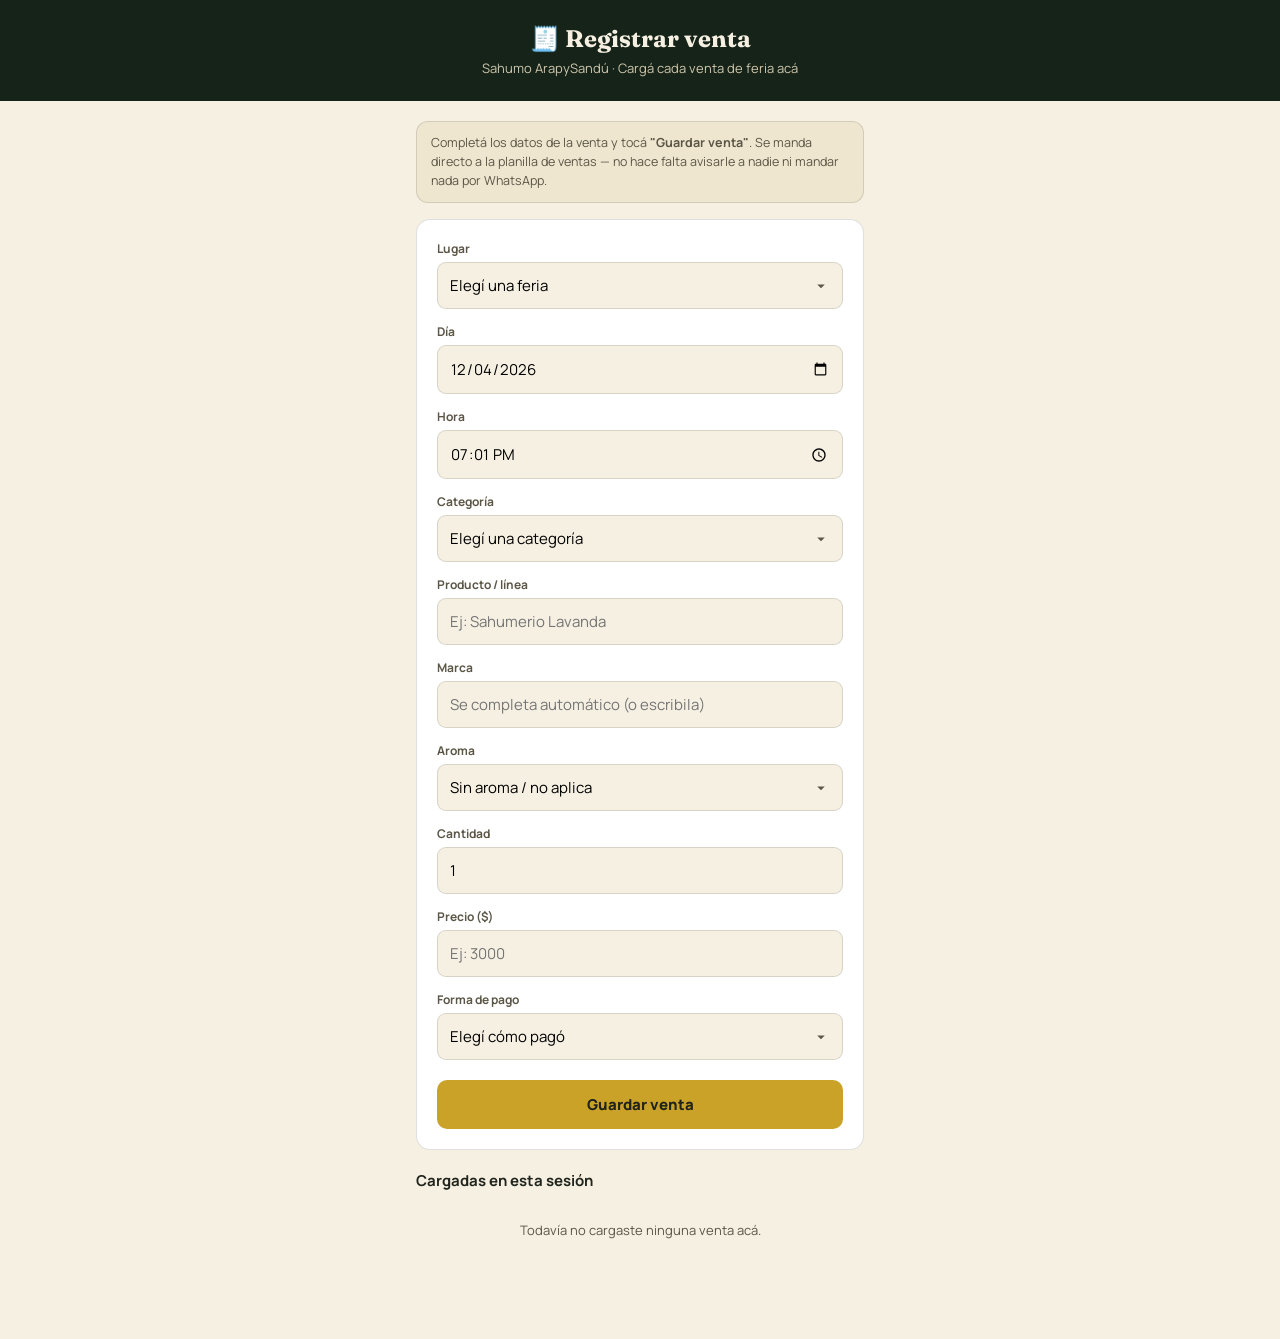
<file: panel-ventas.html>
<!DOCTYPE html>
<html lang="es">
<head>
<meta charset="UTF-8">
<meta name="viewport" content="width=device-width, initial-scale=1.0">
<title>Registrar venta · Sahumo ArapySandú</title>
<link href="https://fonts.googleapis.com/css2?family=Fraunces:wght@600;700&family=Manrope:wght@400;500;600;700;800&display=swap" rel="stylesheet">
<style>
  :root{
    --verde-900:#152318; --verde-800:#1e3626; --oro:#c9a227; --oro-claro:#e8cf7a;
    --crema:#f6f0e2; --crema-2:#efe6d0; --tinta:#20241c; --tinta-suave:#5b5646;
    --terracota:#a85c32; --line:rgba(32,36,28,0.14); --ok:#3f7a4f;
  }
  *{box-sizing:border-box;}
  body{margin:0;background:var(--crema);color:var(--tinta);font-family:'Manrope',sans-serif;}
  h1,.display{font-family:'Fraunces',serif;font-weight:700;}
  header{background:var(--verde-900);color:var(--crema);padding:24px 20px;text-align:center;}
  header h1{margin:0;font-size:24px;}
  header p{margin:6px 0 0;color:#cfc7ad;font-size:13px;}
  .wrap{max-width:480px;margin:0 auto;padding:20px 16px 80px;}

  .panel{background:#fff;border:1px solid var(--line);border-radius:14px;padding:20px;margin-bottom:16px;}
  label{display:block;font-size:12px;font-weight:700;color:var(--tinta-suave);margin-bottom:5px;margin-top:14px;}
  label:first-child{margin-top:0;}
  input[type=text], input[type=number], input[type=date], input[type=time], select{
    width:100%;padding:12px;border-radius:9px;border:1px solid var(--line);
    font-family:'Manrope';font-size:15px;background:var(--crema);
  }
  select{appearance:none;background-image:url("data:image/svg+xml;utf8,<svg xmlns='http://www.w3.org/2000/svg' viewBox='0 0 24 24' fill='%235b5646'><path d='M7 10l5 5 5-5z'/></svg>");background-repeat:no-repeat;background-position:right 12px center;background-size:18px;}

  .btn{
    border:none;border-radius:10px;padding:14px 18px;font-weight:800;font-size:15px;
    cursor:pointer;font-family:'Manrope';width:100%;margin-top:20px;
  }
  .btn-primary{background:var(--oro);color:var(--tinta);}
  .btn-primary:hover{background:var(--oro-claro);}
  .btn:disabled{opacity:.5;cursor:not-allowed;}

  .aviso{
    background:var(--crema-2);border:1px solid var(--line);border-radius:12px;
    padding:12px 14px;font-size:12.5px;color:var(--tinta-suave);margin-bottom:16px;line-height:1.5;
  }

  .toast{
    position:fixed;bottom:20px;left:50%;transform:translateX(-50%) translateY(20px);
    background:var(--verde-900);color:var(--crema);padding:12px 20px;border-radius:10px;
    font-size:14px;font-weight:600;opacity:0;transition:.25s;pointer-events:none;z-index:50;
    box-shadow:0 8px 20px rgba(0,0,0,.25);
  }
  .toast.show{opacity:1;transform:translateX(-50%) translateY(0);}

  .historial{margin-top:6px;}
  .historial-item{
    display:flex;justify-content:space-between;align-items:center;
    background:#fff;border:1px solid var(--line);border-radius:10px;padding:10px 12px;margin-bottom:8px;font-size:13px;
  }
  .historial-item .info b{display:block;font-size:13.5px;}
  .historial-item .info span{color:var(--tinta-suave);font-size:11.5px;}
  .historial-item .monto{font-family:'Fraunces';font-weight:700;color:var(--verde-800);}
  .vacio{text-align:center;color:var(--tinta-suave);font-size:13px;padding:20px 0;}
</style>
</head>
<body>

<header>
  <h1>🧾 Registrar venta</h1>
  <p>Sahumo ArapySandú · Cargá cada venta de feria acá</p>
</header>

<div class="wrap">

  <div class="aviso">
    Completá los datos de la venta y tocá <b>"Guardar venta"</b>. Se manda directo a la
    planilla de ventas — no hace falta avisarle a nadie ni mandar nada por WhatsApp.
  </div>

  <div class="panel">
    <label for="fLugar">Lugar</label>
    <select id="fLugar">
      <option value="">Elegí una feria</option>
      <option>Plaza Torrent</option>
      <option>Laguna Seca</option>
      <option>Parque Mitre</option>
      <option>Paseo Arazaty</option>
      <option>Parque Camba Cuá</option>
    </select>

    <label for="fDia">Día</label>
    <input type="date" id="fDia">

    <label for="fHora">Hora</label>
    <input type="time" id="fHora">

    <label for="fCategoria">Categoría</label>
    <select id="fCategoria">
      <option value="">Elegí una categoría</option>
    </select>

    <label for="fLinea">Producto / línea</label>
    <input type="text" id="fLinea" list="lineaOptions" placeholder="Ej: Sahumerio Lavanda" autocomplete="off">
    <datalist id="lineaOptions"></datalist>

    <label for="fMarca">Marca</label>
    <input type="text" id="fMarca" list="marcaOptions" placeholder="Se completa automático (o escribila)" autocomplete="off">
    <datalist id="marcaOptions"></datalist>

    <label for="fAroma">Aroma</label>
    <select id="fAroma">
      <option value="">Sin aroma / no aplica</option>
    </select>

    <label for="fCantidad">Cantidad</label>
    <input type="number" id="fCantidad" min="1" value="1" inputmode="numeric">

    <label for="fPrecio">Precio ($)</label>
    <input type="number" id="fPrecio" min="0" inputmode="numeric" placeholder="Ej: 3000">

    <label for="fPago">Forma de pago</label>
    <select id="fPago">
      <option value="">Elegí cómo pagó</option>
      <option>Efectivo</option>
      <option>Mercado Pago</option>
    </select>

    <button class="btn btn-primary" id="saveBtn">Guardar venta</button>
  </div>

  <h2 style="font-size:15px;margin:20px 0 10px;">Cargadas en esta sesión</h2>
  <div class="historial" id="historial">
    <div class="vacio">Todavía no cargaste ninguna venta acá.</div>
  </div>

</div>

<div class="toast" id="toast"></div>

<script src="config.js"></script>
<script src="productos.js"></script>
<script>
const toastEl = document.getElementById('toast');
function toast(msg){
  toastEl.textContent = msg;
  toastEl.classList.add('show');
  setTimeout(()=>toastEl.classList.remove('show'), 2200);
}

// Precargar día y hora actuales para no tener que escribirlos siempre
const fDia = document.getElementById('fDia');
const fHora = document.getElementById('fHora');
const now = new Date();
fDia.value = now.toISOString().slice(0,10);
fHora.value = now.toTimeString().slice(0,5);

// Cargar categorías del catálogo en el desplegable (sin repetir)
const fCategoria = document.getElementById('fCategoria');
const fLinea = document.getElementById('fLinea');
const lineaOptions = document.getElementById('lineaOptions');
const fPrecio = document.getElementById('fPrecio');
const fMarca = document.getElementById('fMarca');
const marcaOptions = document.getElementById('marcaOptions');
const fAroma = document.getElementById('fAroma');

// Guarda los productos de la categoría elegida, para poder buscar marca/aroma
let productosCategoria = [];

// Devuelve la lista de nombres de aroma de un producto, sea cual sea el formato
// que tenga en productos.js (array de strings o array de objetos {nombre, stock})
function nombresAroma(producto){
  if (!producto || !Array.isArray(producto.aromas)) return [];
  return producto.aromas.map(a => (typeof a === 'string') ? a : a.nombre).filter(Boolean);
}

function resetAroma(){
  fAroma.innerHTML = '<option value="">Sin aroma / no aplica</option>';
}
if (typeof PRODUCTOS !== 'undefined') {
  const categorias = [...new Set(PRODUCTOS.map(p=>p.categoria))];
  categorias.forEach(cat=>{
    const opt = document.createElement('option');
    opt.value = cat;
    opt.textContent = cat;
    fCategoria.appendChild(opt);
  });
}

// Al elegir categoría, sugerir los productos (y sus marcas) de esa categoría
fCategoria.addEventListener('change', ()=>{
  fLinea.value = '';
  fMarca.value = '';
  fPrecio.value = '';
  lineaOptions.innerHTML = '';
  marcaOptions.innerHTML = '';
  resetAroma();
  productosCategoria = [];
  if (!fCategoria.value || typeof PRODUCTOS === 'undefined') return;

  productosCategoria = PRODUCTOS.filter(p=>p.categoria === fCategoria.value);

  productosCategoria.forEach(p=>{
    const opt = document.createElement('option');
    opt.value = p.nombre;
    opt.dataset.precio = p.precio;
    opt.dataset.marca = p.marca || '';
    lineaOptions.appendChild(opt);
  });

  // Sugerencias de marca (sin repetir), por si quiere escribirla a mano
  [...new Set(productosCategoria.map(p=>p.marca).filter(Boolean))].forEach(marca=>{
    const opt = document.createElement('option');
    opt.value = marca;
    marcaOptions.appendChild(opt);
  });
});

// Si lo que escribió coincide exacto con un producto sugerido, autocompletar precio, marca y aromas
fLinea.addEventListener('input', ()=>{
  const producto = productosCategoria.find(p=>p.nombre === fLinea.value);

  if (!producto) {
    resetAroma();
    return;
  }

  fPrecio.value = producto.precio;
  if (producto.marca) fMarca.value = producto.marca;

  const aromas = nombresAroma(producto);
  resetAroma();
  aromas.forEach(nombreAroma=>{
    const opt = document.createElement('option');
    opt.value = nombreAroma;
    opt.textContent = nombreAroma;
    fAroma.appendChild(opt);
  });
});

const historialEl = document.getElementById('historial');
let cargadas = [];

function renderHistorial(){
  if (cargadas.length === 0) {
    historialEl.innerHTML = '<div class="vacio">Todavía no cargaste ninguna venta acá.</div>';
    return;
  }
  historialEl.innerHTML = cargadas.slice().reverse().map(v=>{
    const detalle = [v.categoria, v.marca, v.aroma, v.lugar, v.pago, v.hora].filter(Boolean).join(' · ');
    return `
    <div class="historial-item">
      <div class="info">
        <b>${v.linea} x${v.cantidad}</b>
        <span>${detalle}</span>
      </div>
      <div class="monto">$${(v.precio*v.cantidad).toLocaleString('es-AR')}</div>
    </div>
  `;
  }).join('');
}

document.getElementById('saveBtn').addEventListener('click', ()=>{
  const lugar = document.getElementById('fLugar').value;
  const dia = fDia.value;
  const hora = fHora.value;
  const categoria = fCategoria.value;
  const linea = document.getElementById('fLinea').value.trim();
  const marca = fMarca.value.trim();
  const aroma = fAroma.value;
  const cantidad = parseInt(document.getElementById('fCantidad').value, 10);
  const precio = parseInt(fPrecio.value, 10);
  const pago = document.getElementById('fPago').value;

  if (!lugar) { toast('⚠️ Elegí el lugar'); return; }
  if (!dia) { toast('⚠️ Falta el día'); return; }
  if (!hora) { toast('⚠️ Falta la hora'); return; }
  if (!categoria) { toast('⚠️ Elegí la categoría'); return; }
  if (!linea) { toast('⚠️ Escribí qué producto vendiste'); return; }
  if (!cantidad || cantidad <= 0) { toast('⚠️ Cantidad inválida'); return; }
  if (!precio || precio <= 0) { toast('⚠️ Precio inválido'); return; }
  if (!pago) { toast('⚠️ Elegí la forma de pago'); return; }

  if (typeof STOCK_API_URL === 'undefined' || !STOCK_API_URL) {
    toast('⚠️ Todavía no está configurada la conexión con la planilla');
    return;
  }

  sendToSheet({ action: 'ventaferia', lugar, categoria, producto: linea, marca, aroma, cantidad, precio, pago, hora, dia });

  cargadas.push({ lugar, categoria, linea, marca, aroma, cantidad, precio, pago, hora, dia });
  renderHistorial();
  toast('✅ Venta guardada');

  // Reseteamos cantidad, categoría, línea, marca, aroma y forma de pago para la próxima carga, dejamos lugar/día/hora como estaban
  document.getElementById('fCantidad').value = 1;
  fCategoria.value = '';
  document.getElementById('fLinea').value = '';
  fMarca.value = '';
  resetAroma();
  productosCategoria = [];
  fPrecio.value = '';
  document.getElementById('fPago').value = '';
  fHora.value = new Date().toTimeString().slice(0,5);
});
</script>

</body>
</html>
</file>
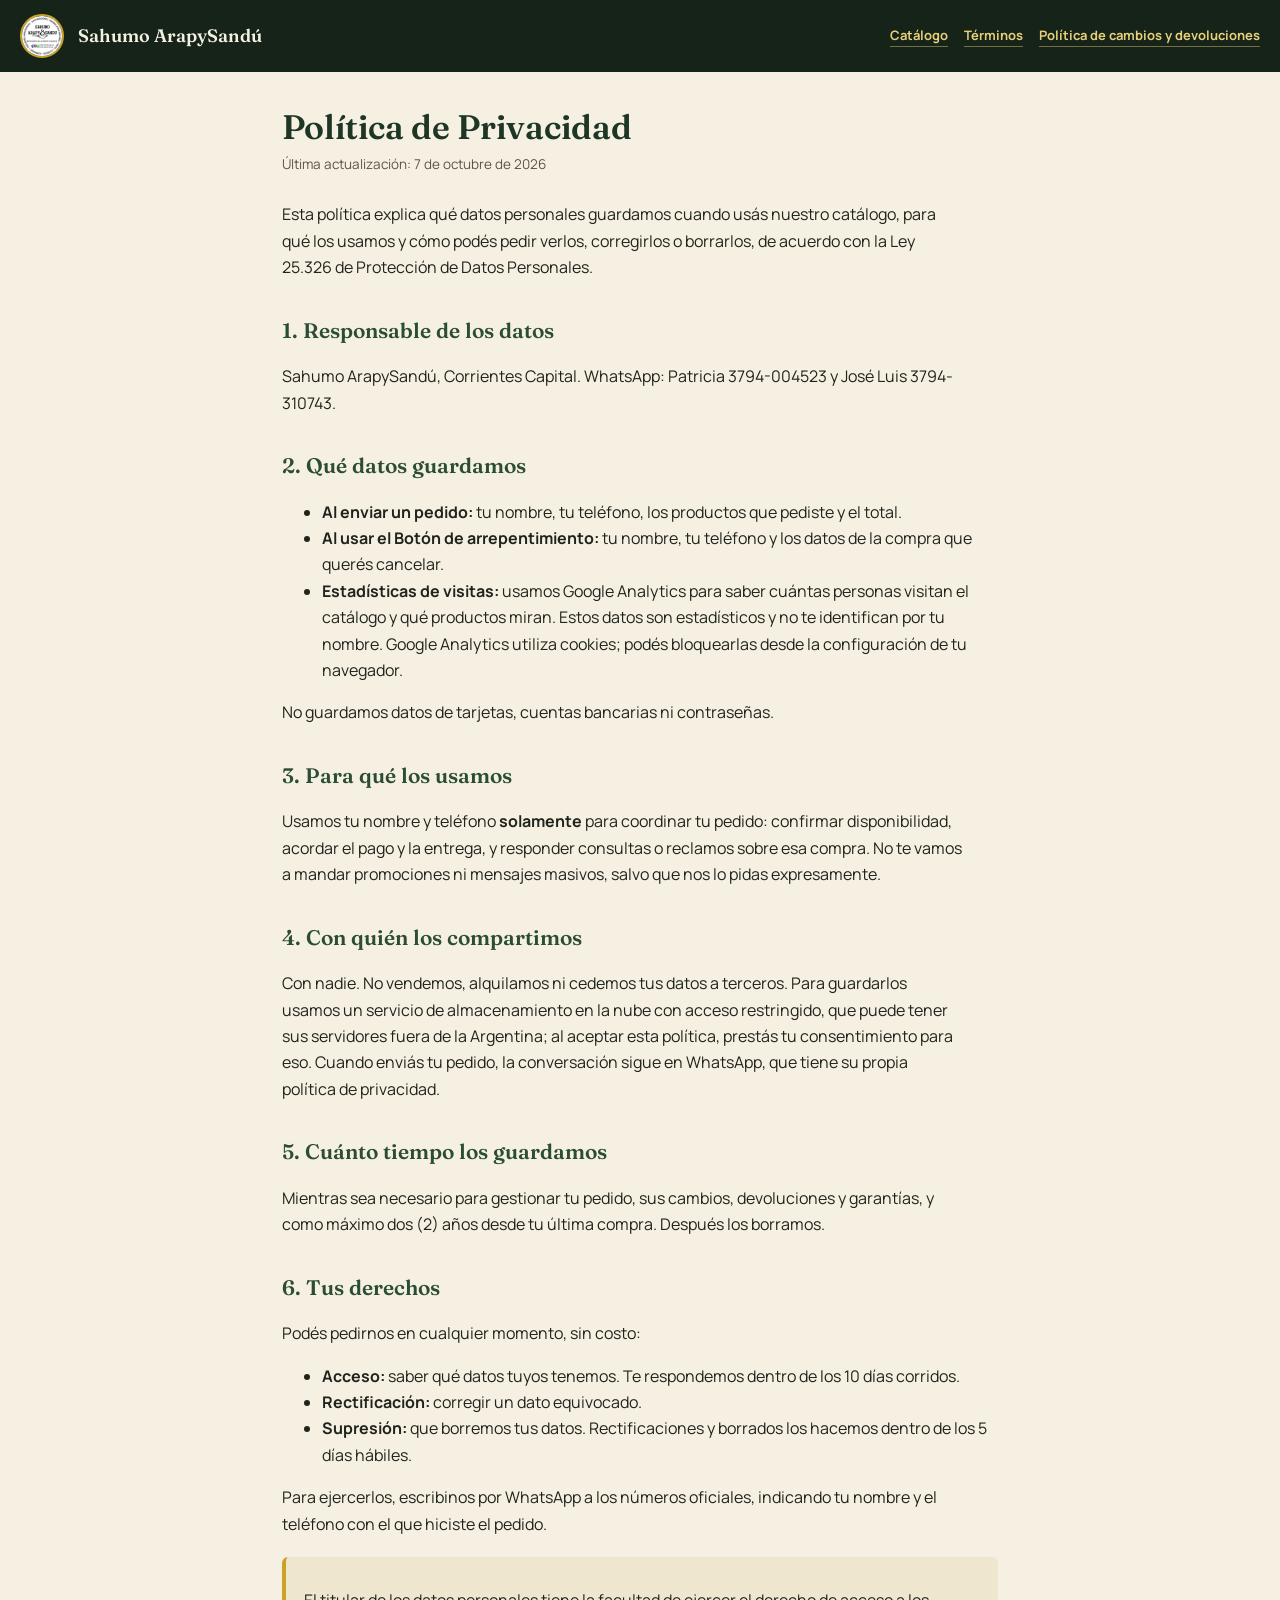
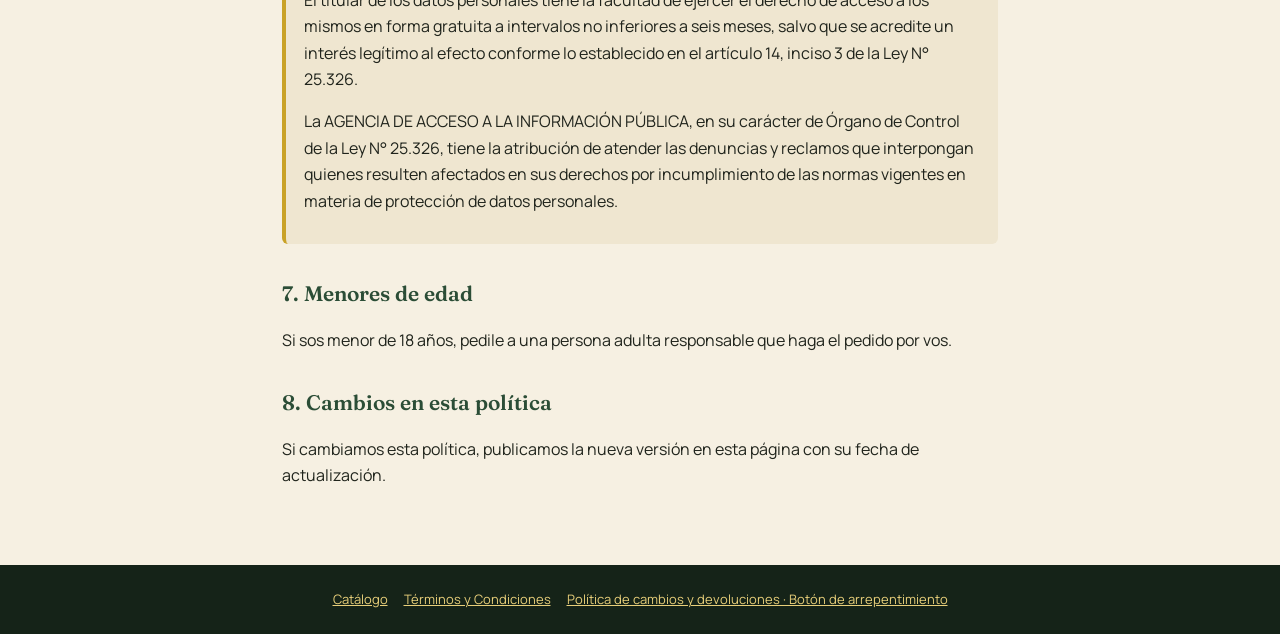
<file: privacidad.html>
<!DOCTYPE html>
<html lang="es"><head><meta charset="UTF-8"><meta name="viewport" content="width=device-width, initial-scale=1.0">
<title>Política de Privacidad · Sahumo ArapySandú</title>
<link rel="preconnect" href="https://fonts.googleapis.com"><link rel="preconnect" href="https://fonts.gstatic.com" crossorigin>
<link href="https://fonts.googleapis.com/css2?family=Fraunces:opsz,wght@9..144,600&family=Manrope:wght@400;700&display=swap" rel="stylesheet">
<link rel="stylesheet" href="legal.css"></head>
<body>
<header><a class="logo" href="index.html" aria-label="Volver al catálogo"><img src="logo.jpg" alt=""></a><span class="marca">Sahumo ArapySandú</span>
<nav><a href="index.html">Catálogo</a><a href="terminos.html">Términos</a><a href="arrepentimiento.html">Política de cambios y devoluciones</a></nav></header>
<main>
<h1>Política de Privacidad</h1>
<div class="fecha">Última actualización: 7 de octubre de 2026</div>

<p>Esta política explica qué datos personales guardamos cuando usás nuestro catálogo, para qué los usamos y cómo podés pedir verlos, corregirlos o borrarlos, de acuerdo con la Ley 25.326 de Protección de Datos Personales.</p>

<h2>1. Responsable de los datos</h2>
<p>Sahumo ArapySandú, Corrientes Capital. WhatsApp: Patricia 3794-004523 y José Luis 3794-310743.</p>

<h2>2. Qué datos guardamos</h2>
<ul>
<li><strong>Al enviar un pedido:</strong> tu nombre, tu teléfono, los productos que pediste y el total.</li>
<li><strong>Al usar el Botón de arrepentimiento:</strong> tu nombre, tu teléfono y los datos de la compra que querés cancelar.</li>
<li><strong>Estadísticas de visitas:</strong> usamos Google Analytics para saber cuántas personas visitan el catálogo y qué productos miran. Estos datos son estadísticos y no te identifican por tu nombre. Google Analytics utiliza cookies; podés bloquearlas desde la configuración de tu navegador.</li>
</ul>
<p>No guardamos datos de tarjetas, cuentas bancarias ni contraseñas.</p>

<h2>3. Para qué los usamos</h2>
<p>Usamos tu nombre y teléfono <strong>solamente</strong> para coordinar tu pedido: confirmar disponibilidad, acordar el pago y la entrega, y responder consultas o reclamos sobre esa compra. No te vamos a mandar promociones ni mensajes masivos, salvo que nos lo pidas expresamente.</p>

<h2>4. Con quién los compartimos</h2>
<p>Con nadie. No vendemos, alquilamos ni cedemos tus datos a terceros. Para guardarlos usamos un servicio de almacenamiento en la nube con acceso restringido, que puede tener sus servidores fuera de la Argentina; al aceptar esta política, prestás tu consentimiento para eso. Cuando enviás tu pedido, la conversación sigue en WhatsApp, que tiene su propia política de privacidad.</p>

<h2>5. Cuánto tiempo los guardamos</h2>
<p>Mientras sea necesario para gestionar tu pedido, sus cambios, devoluciones y garantías, y como máximo dos (2) años desde tu última compra. Después los borramos.</p>

<h2>6. Tus derechos</h2>
<p>Podés pedirnos en cualquier momento, sin costo:</p>
<ul>
<li><strong>Acceso:</strong> saber qué datos tuyos tenemos. Te respondemos dentro de los 10 días corridos.</li>
<li><strong>Rectificación:</strong> corregir un dato equivocado.</li>
<li><strong>Supresión:</strong> que borremos tus datos. Rectificaciones y borrados los hacemos dentro de los 5 días hábiles.</li>
</ul>
<p>Para ejercerlos, escribinos por WhatsApp a los números oficiales, indicando tu nombre y el teléfono con el que hiciste el pedido.</p>
<div class="aviso">
<p>El titular de los datos personales tiene la facultad de ejercer el derecho de acceso a los mismos en forma gratuita a intervalos no inferiores a seis meses, salvo que se acredite un interés legítimo al efecto conforme lo establecido en el artículo 14, inciso 3 de la Ley N° 25.326.</p>
<p>La AGENCIA DE ACCESO A LA INFORMACIÓN PÚBLICA, en su carácter de Órgano de Control de la Ley N° 25.326, tiene la atribución de atender las denuncias y reclamos que interpongan quienes resulten afectados en sus derechos por incumplimiento de las normas vigentes en materia de protección de datos personales.</p>
</div>

<h2>7. Menores de edad</h2>
<p>Si sos menor de 18 años, pedile a una persona adulta responsable que haga el pedido por vos.</p>

<h2>8. Cambios en esta política</h2>
<p>Si cambiamos esta política, publicamos la nueva versión en esta página con su fecha de actualización.</p>
</main>
<footer><a href="index.html">Catálogo</a><a href="terminos.html">Términos y Condiciones</a><a href="arrepentimiento.html">Política de cambios y devoluciones · Botón de arrepentimiento</a></footer>
</body></html>
</file>
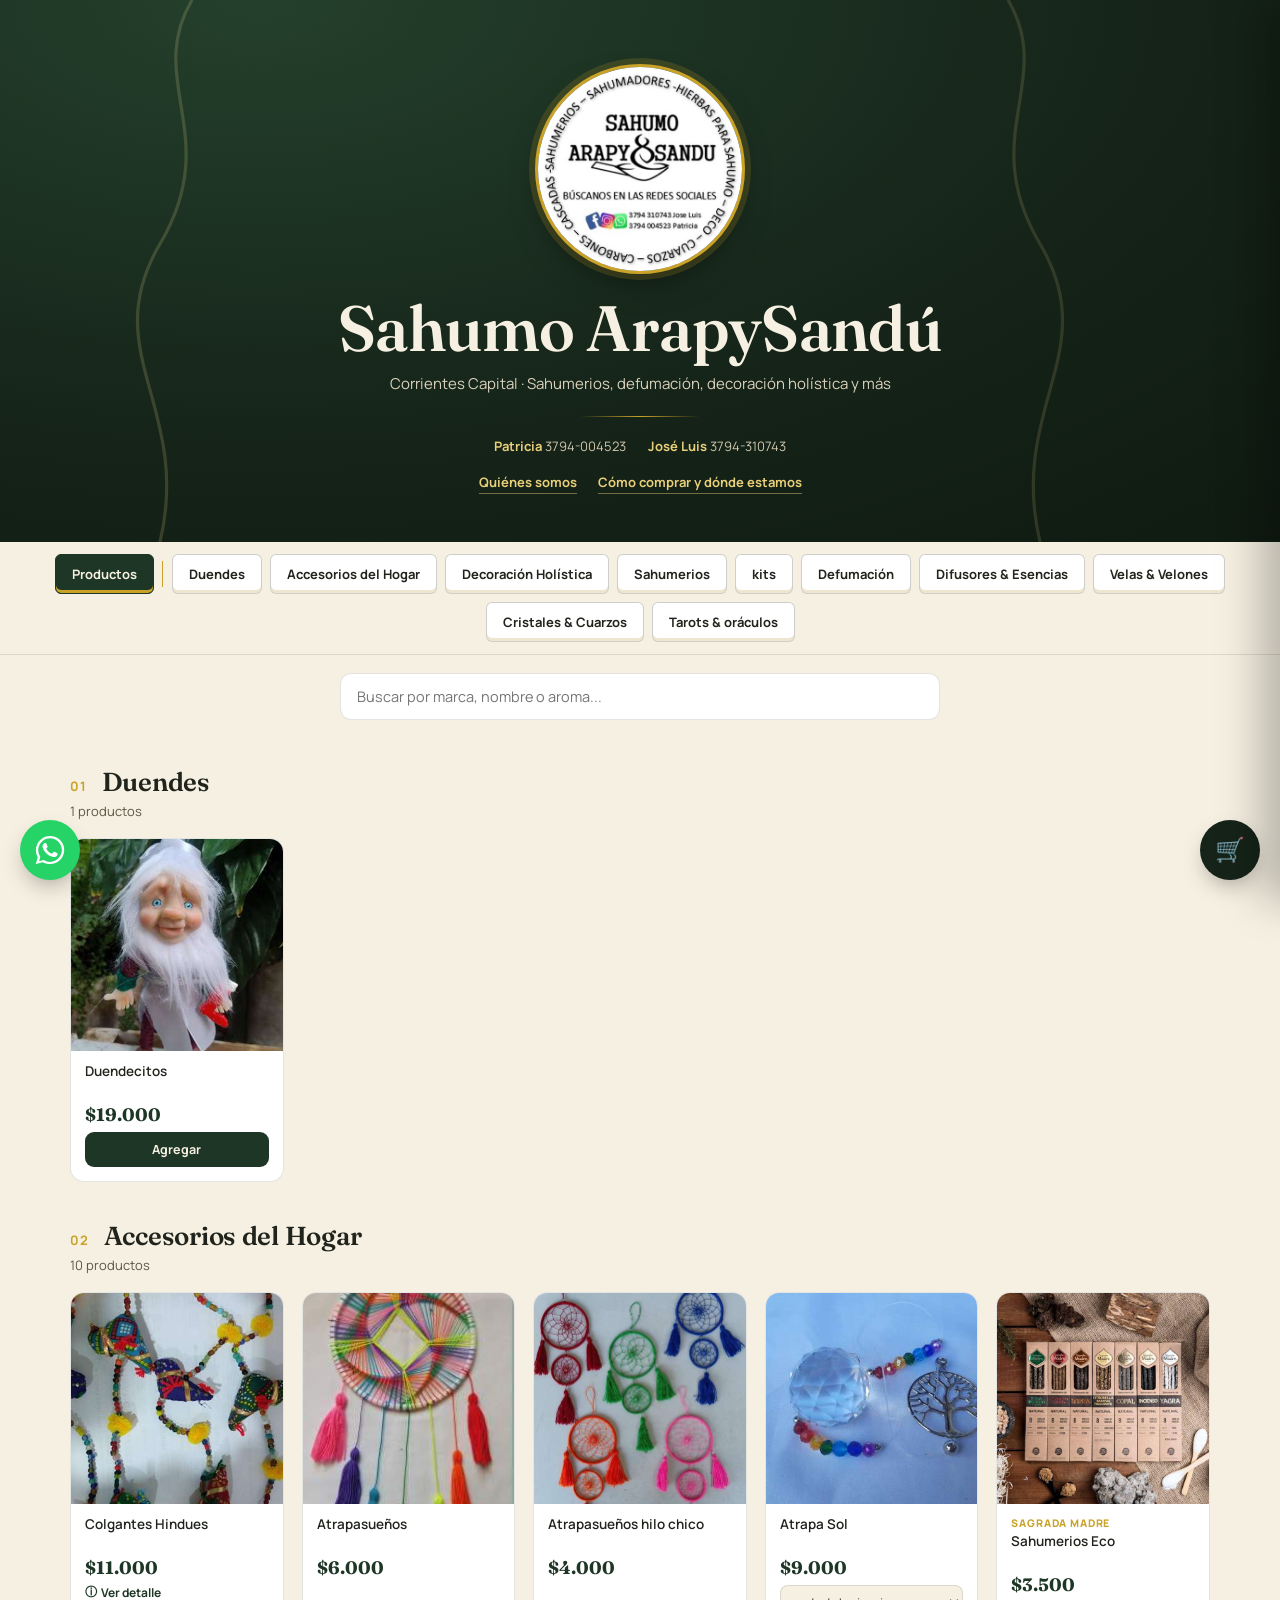
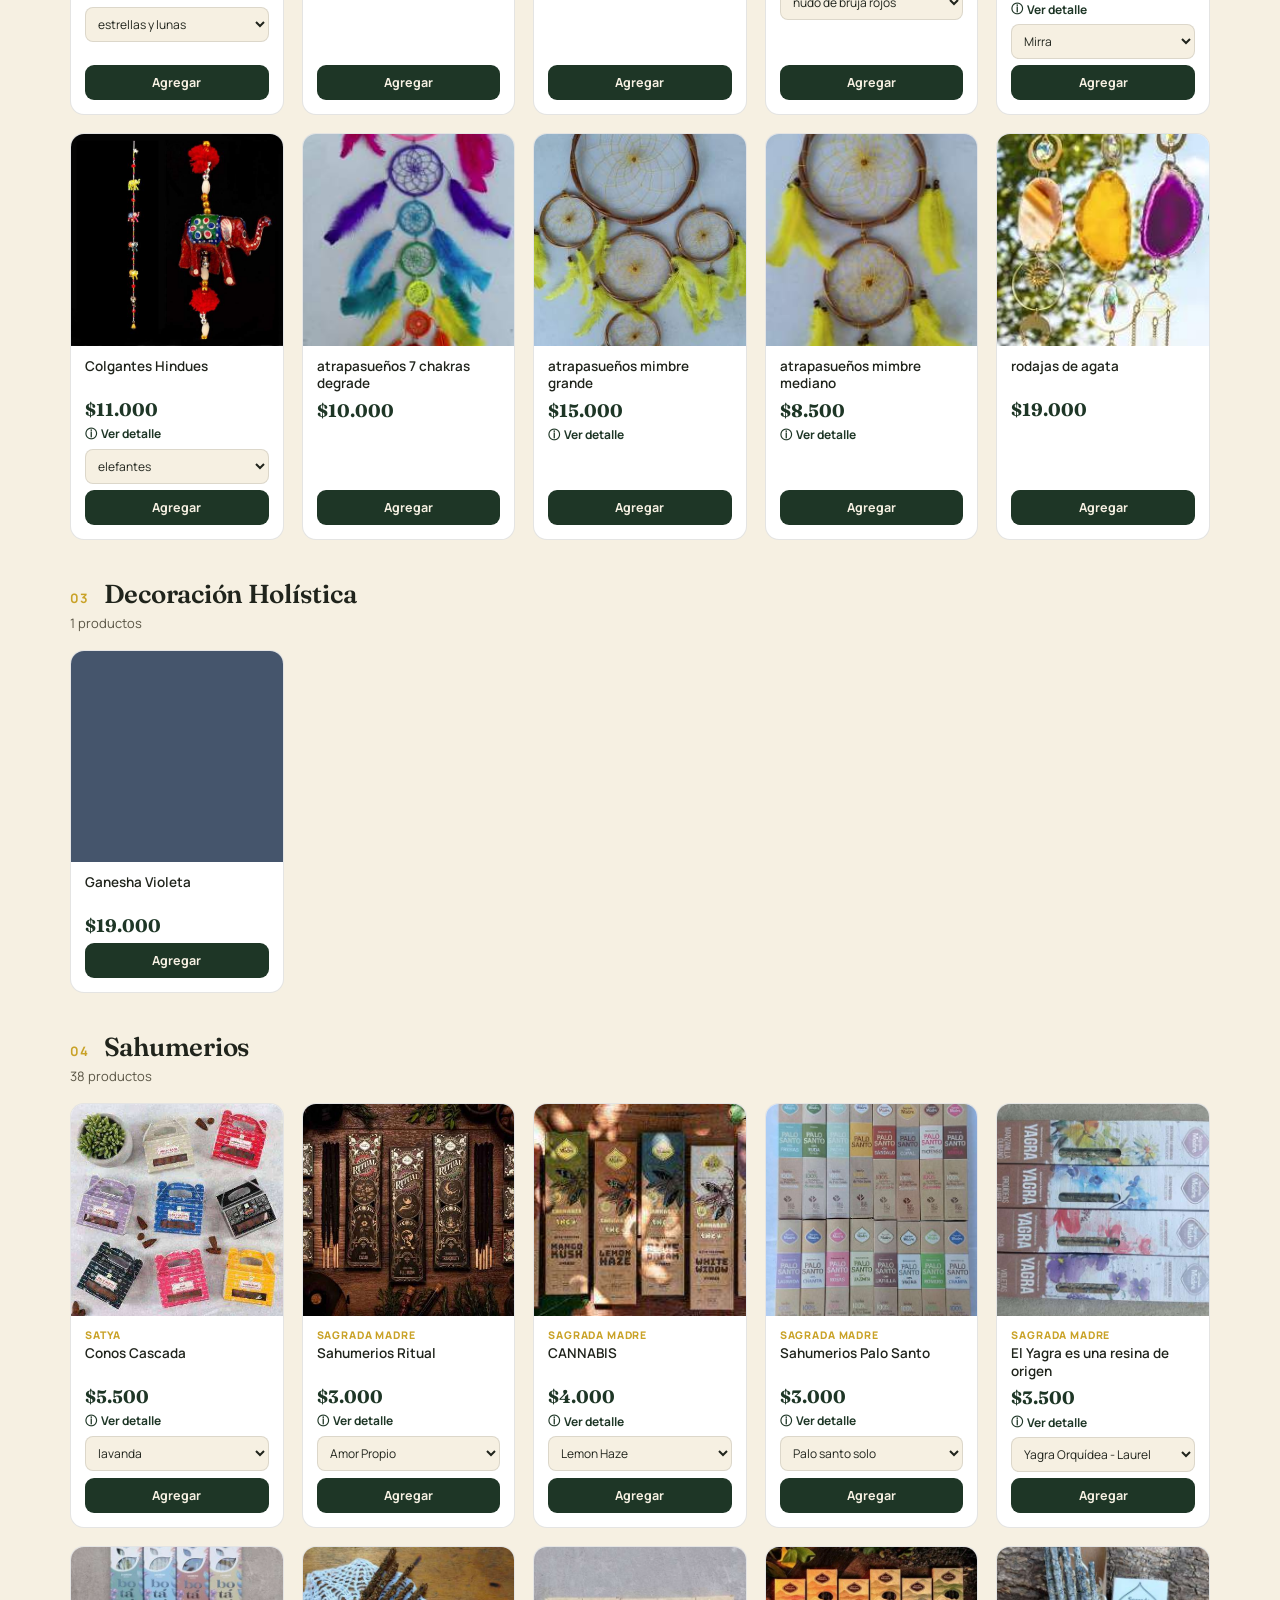
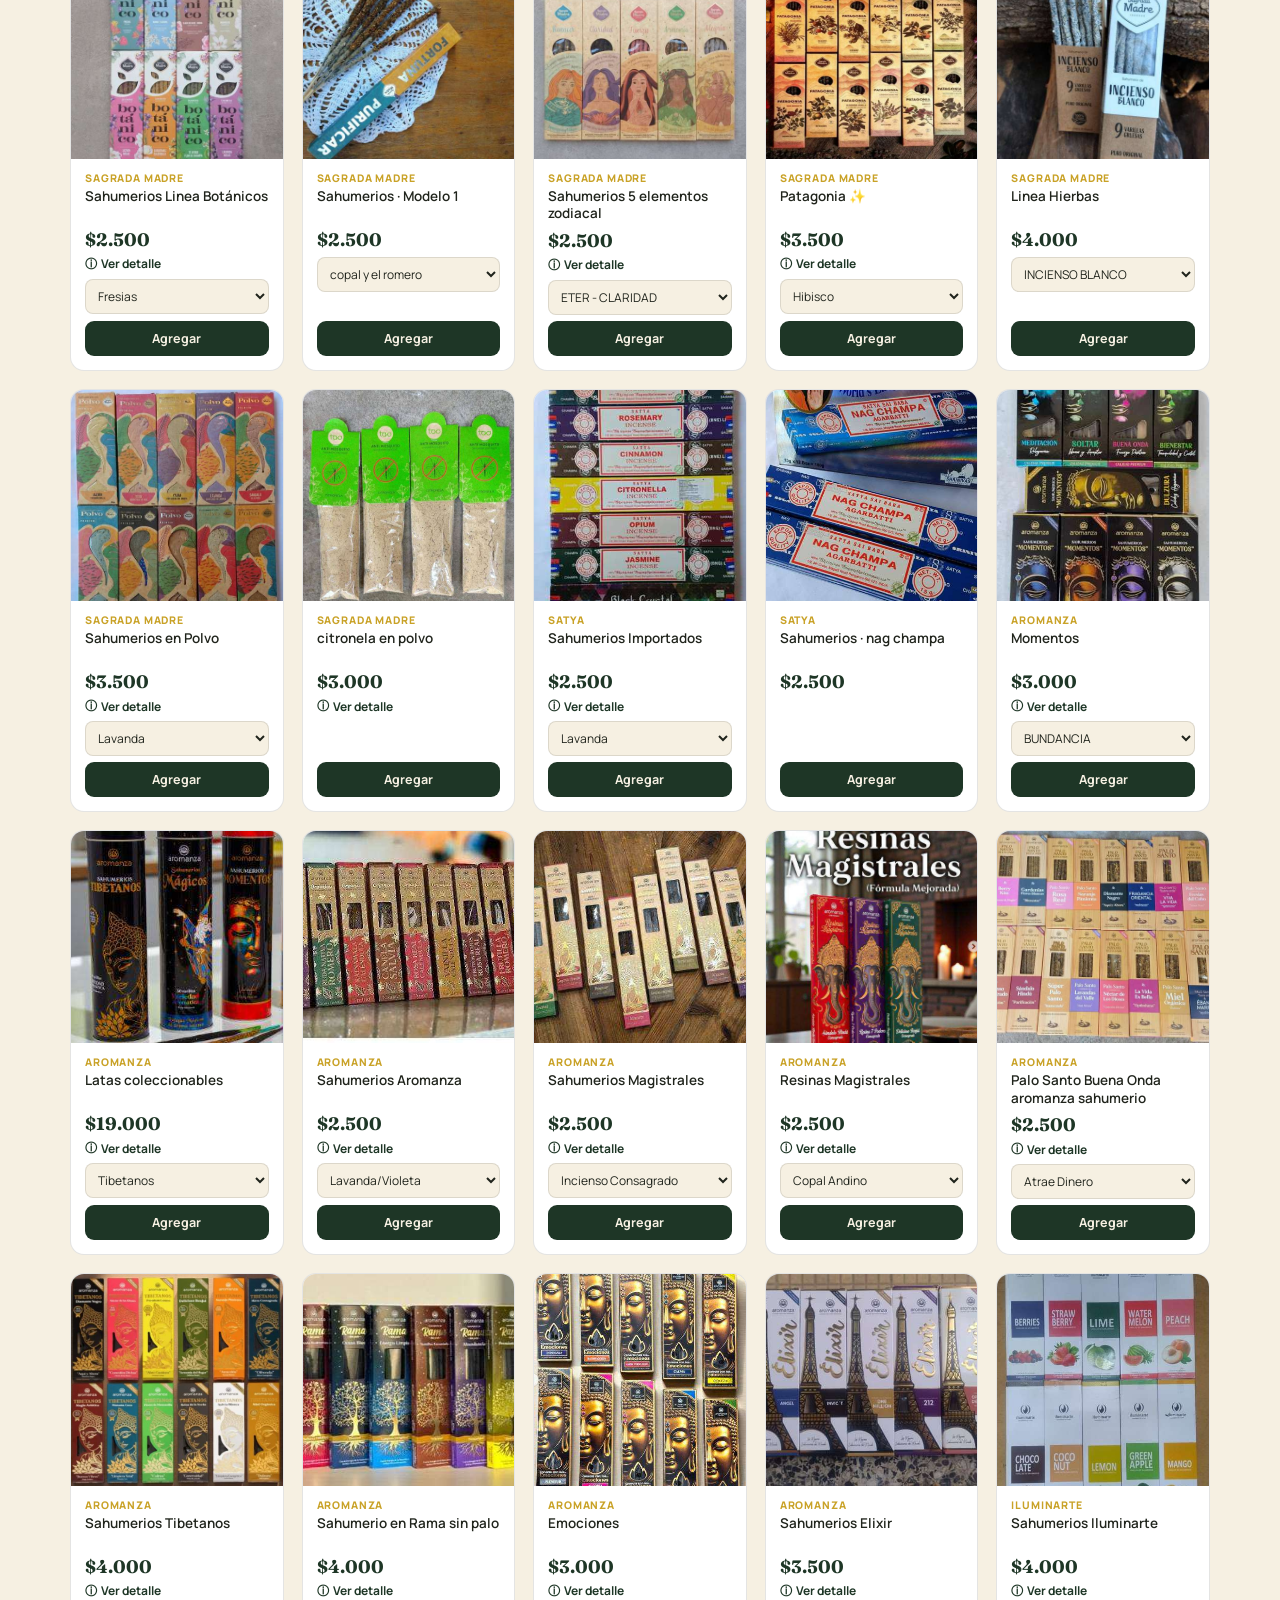
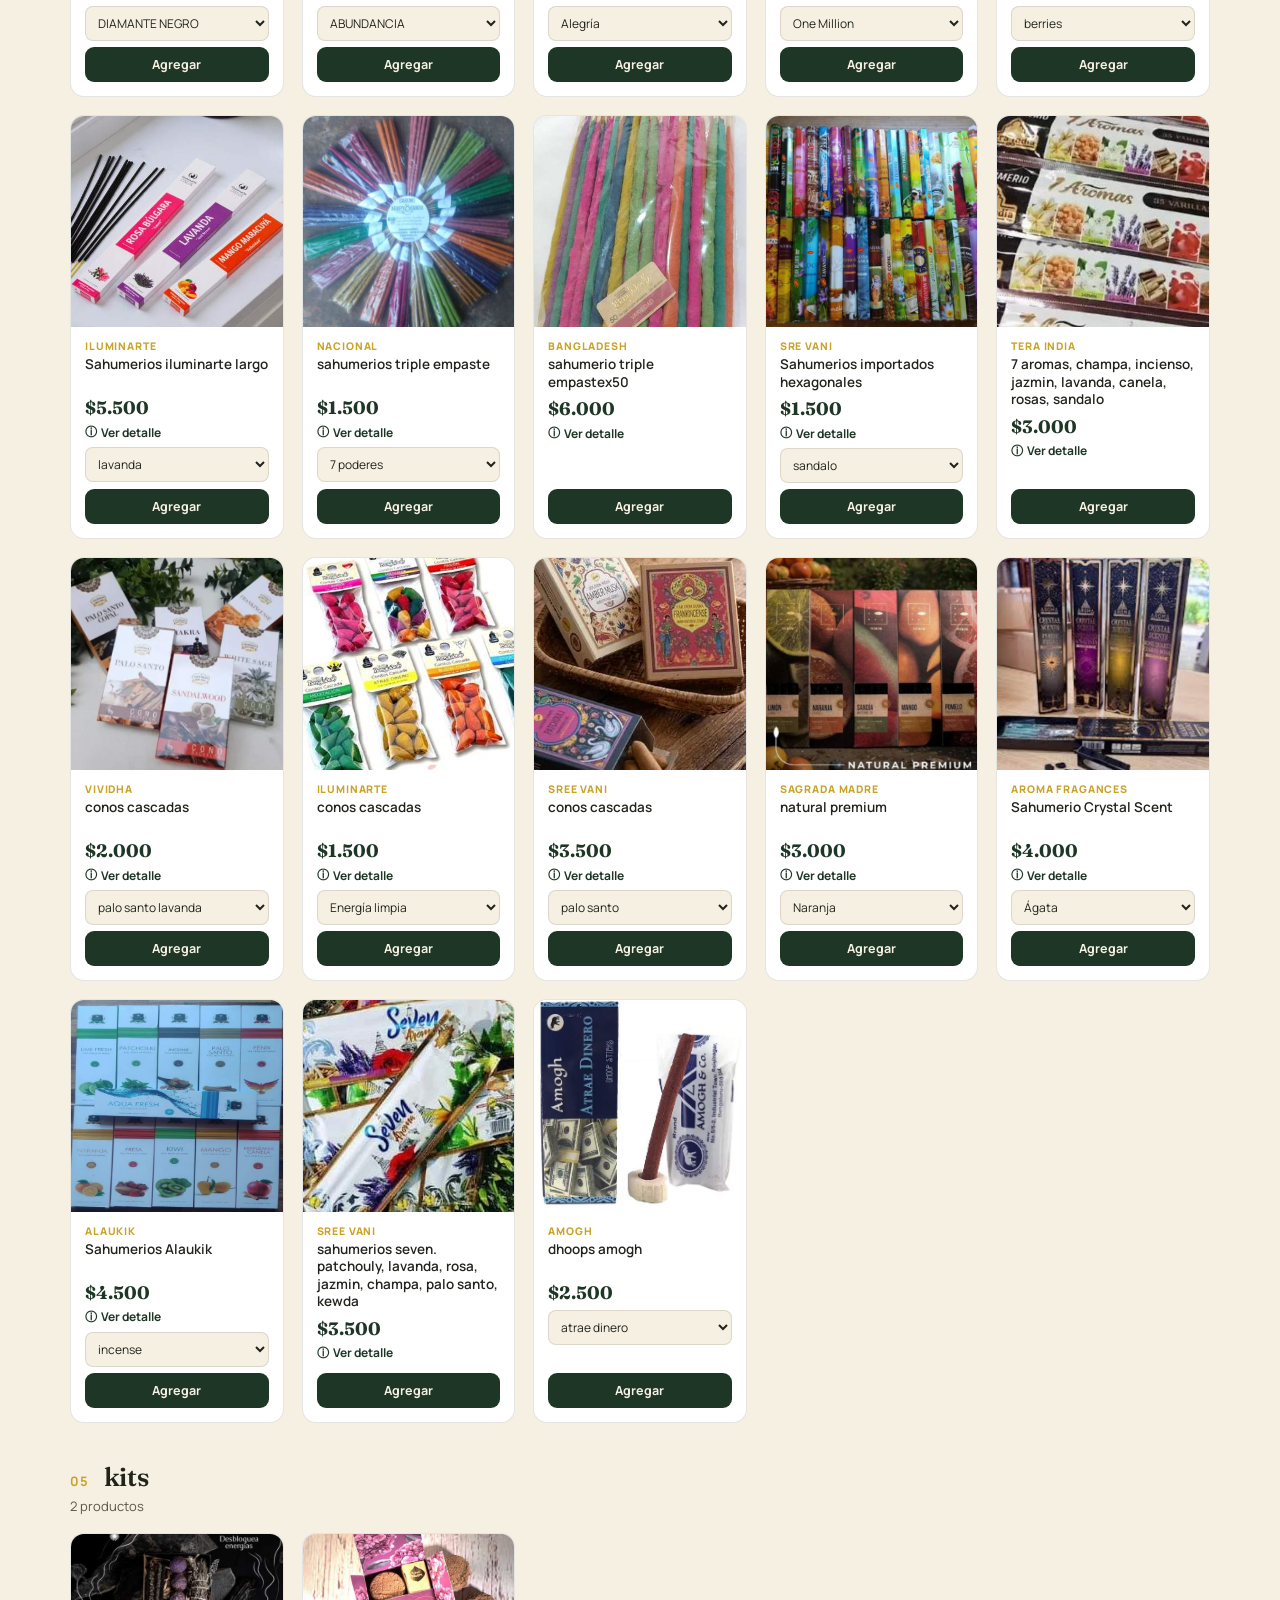
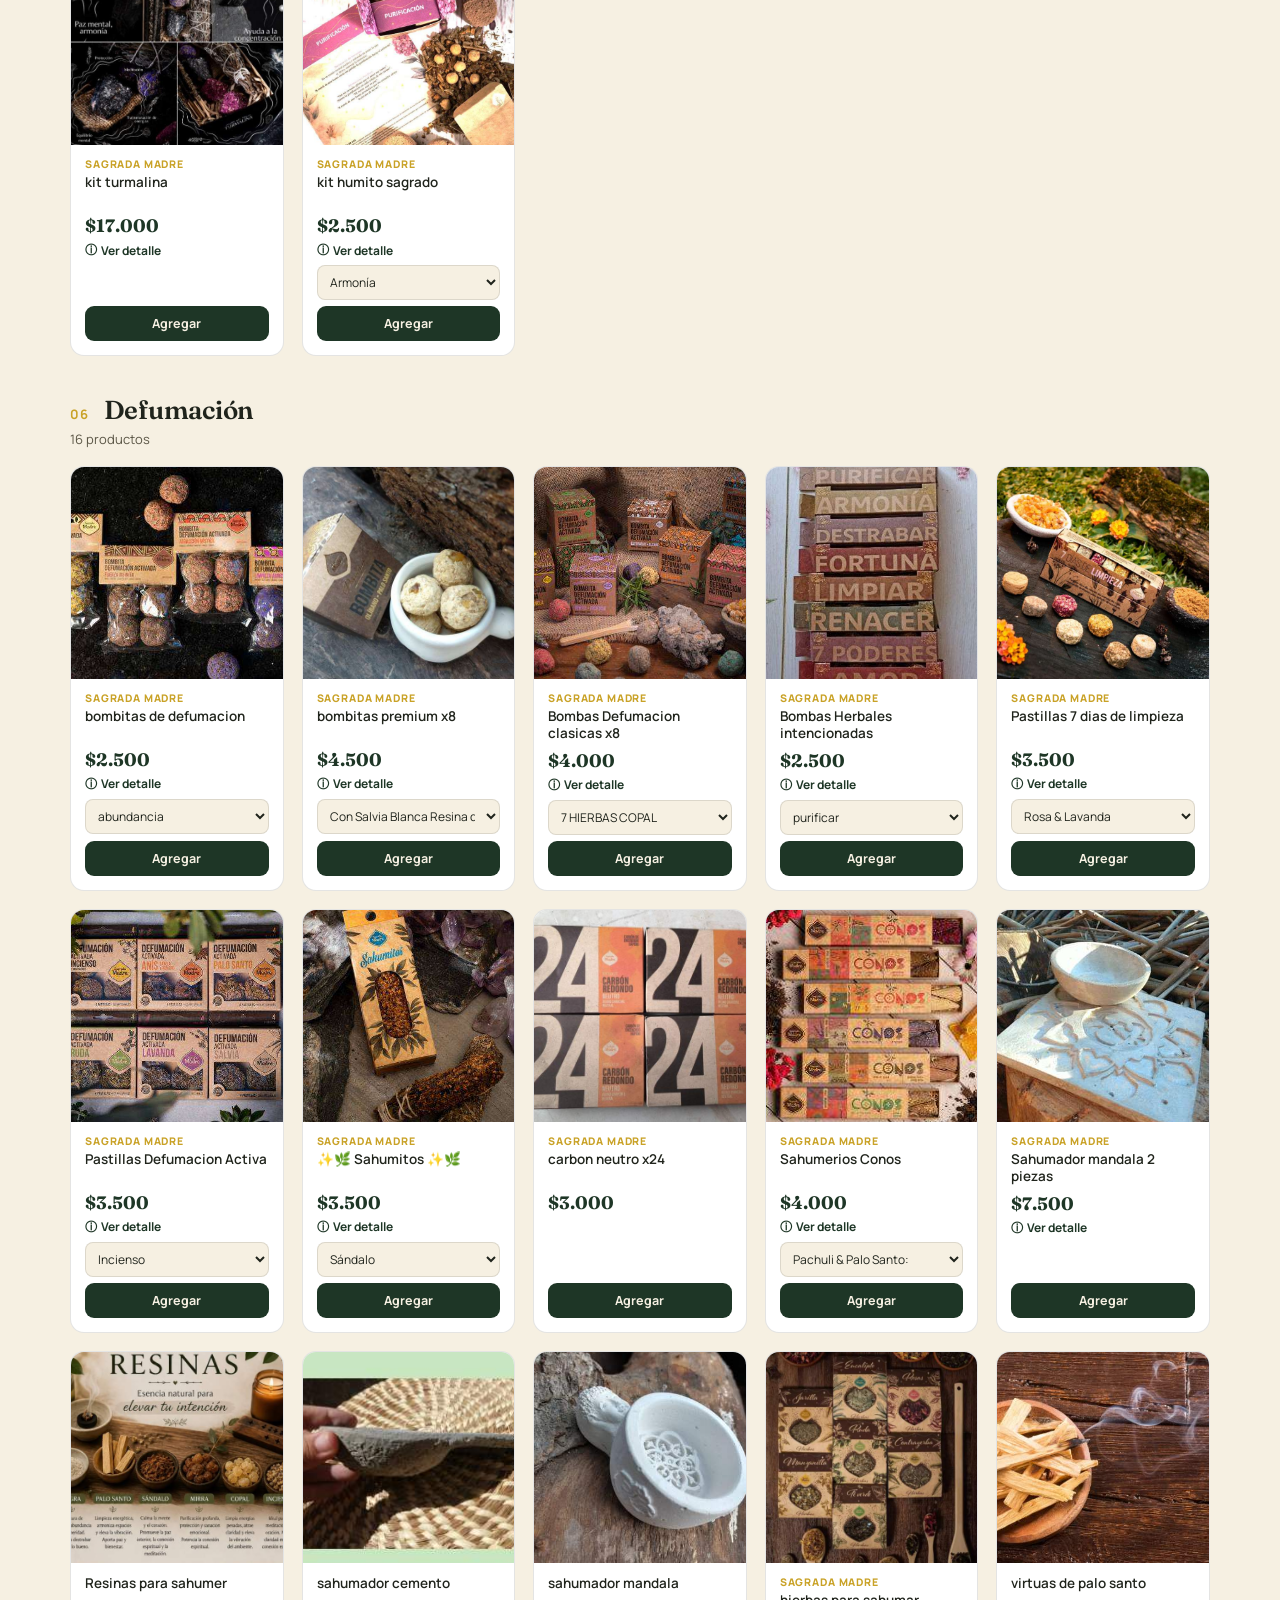
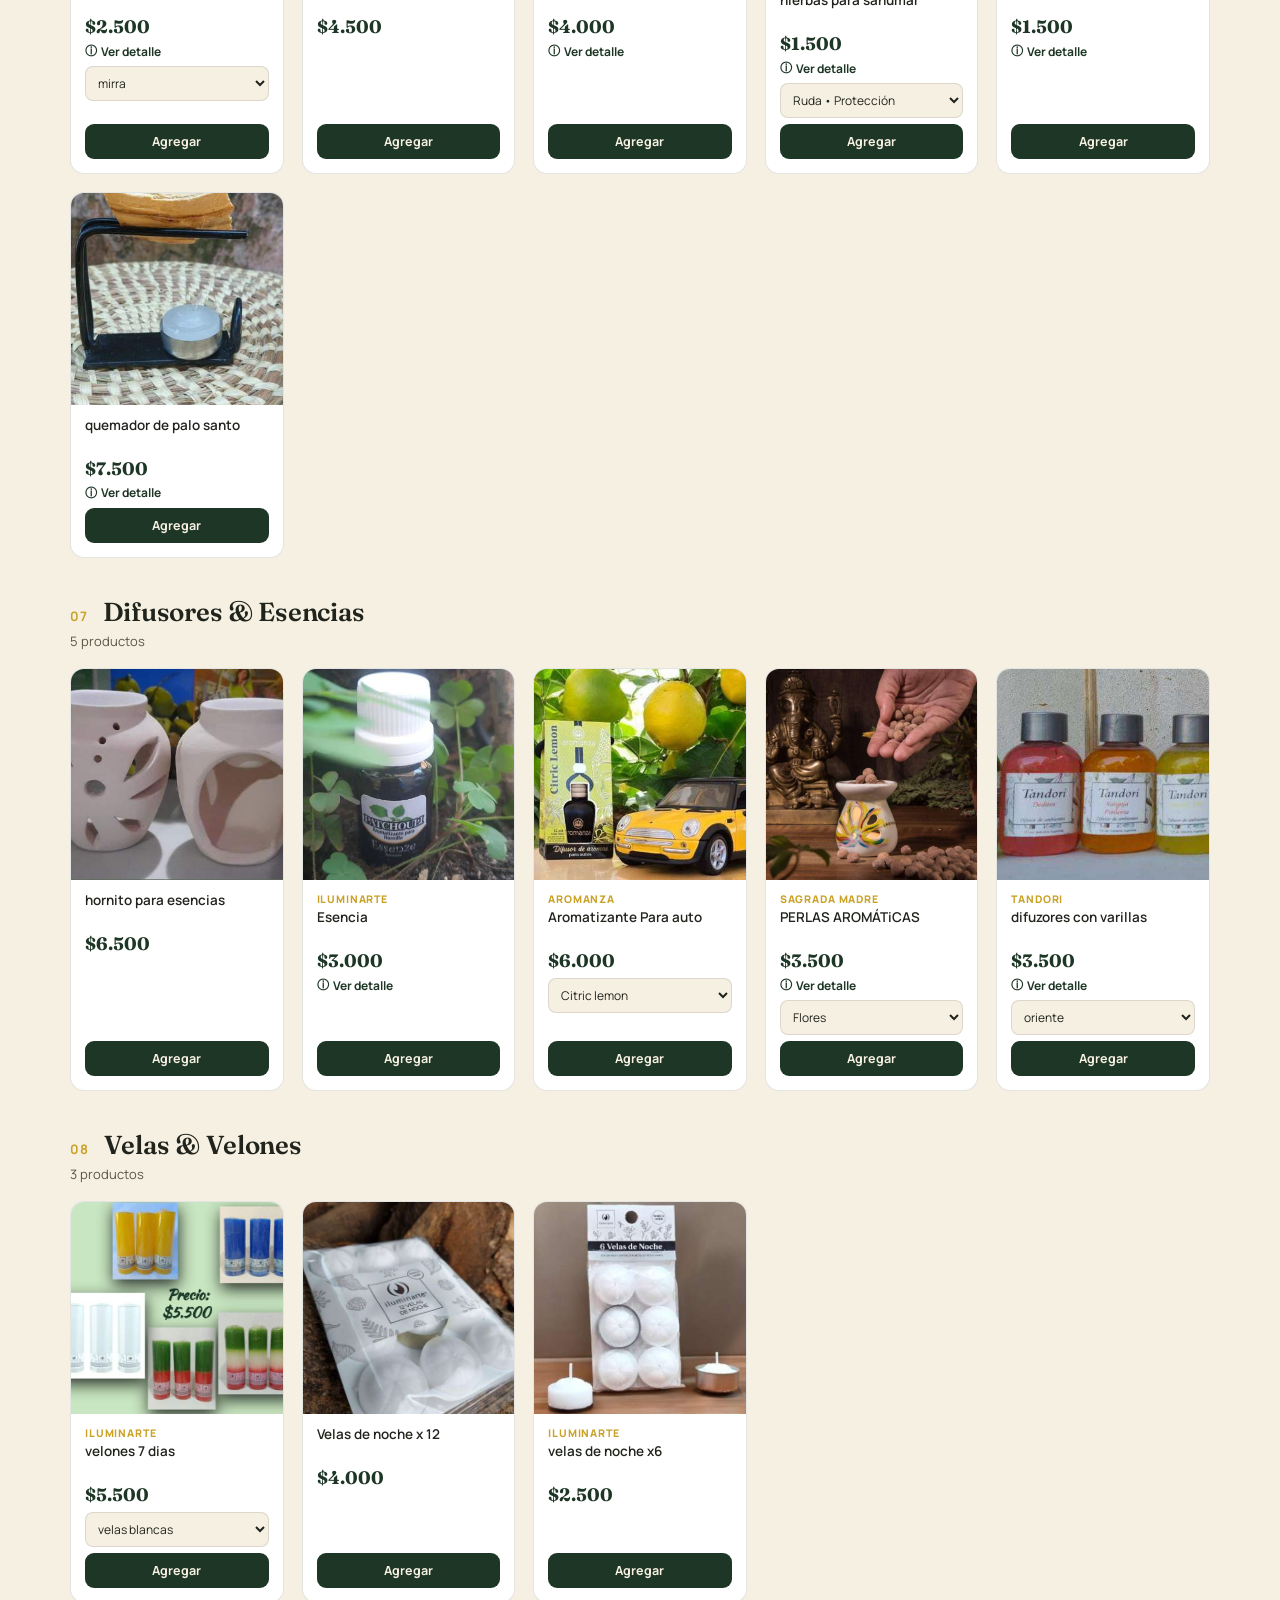
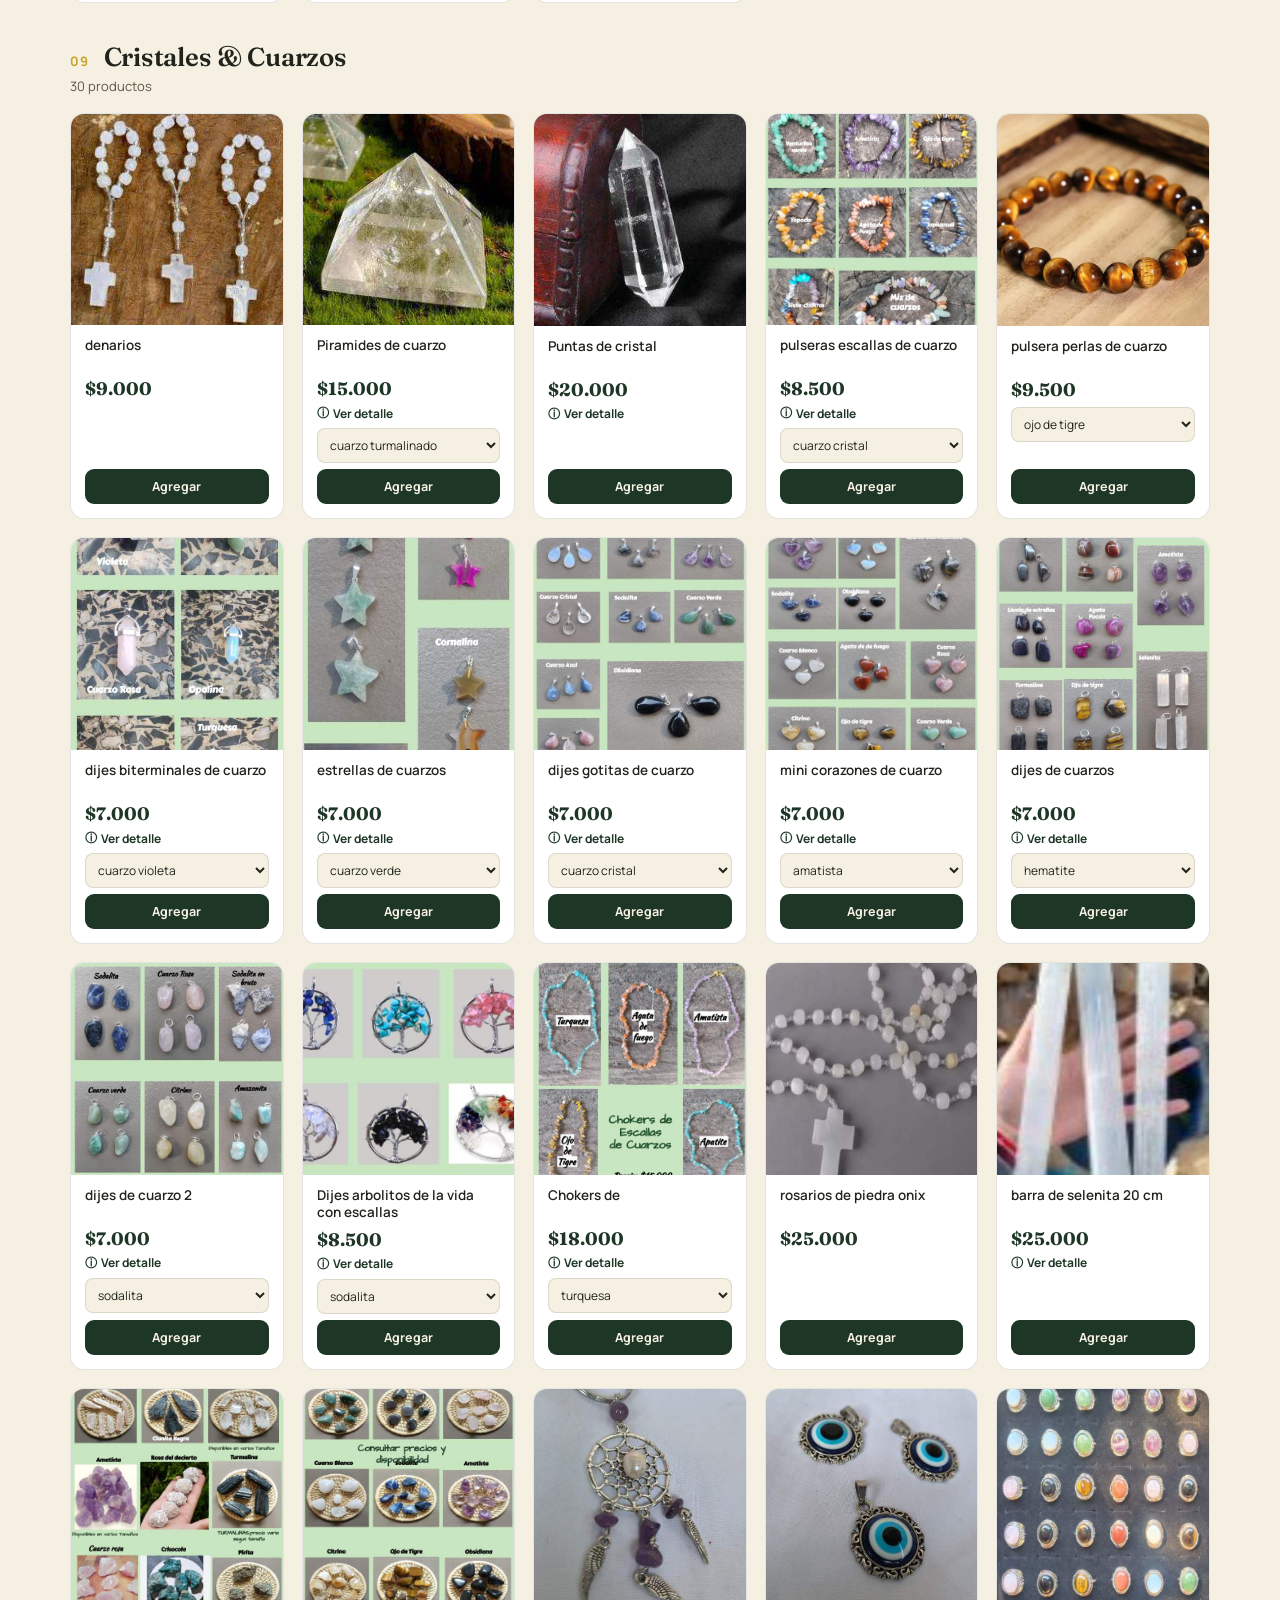
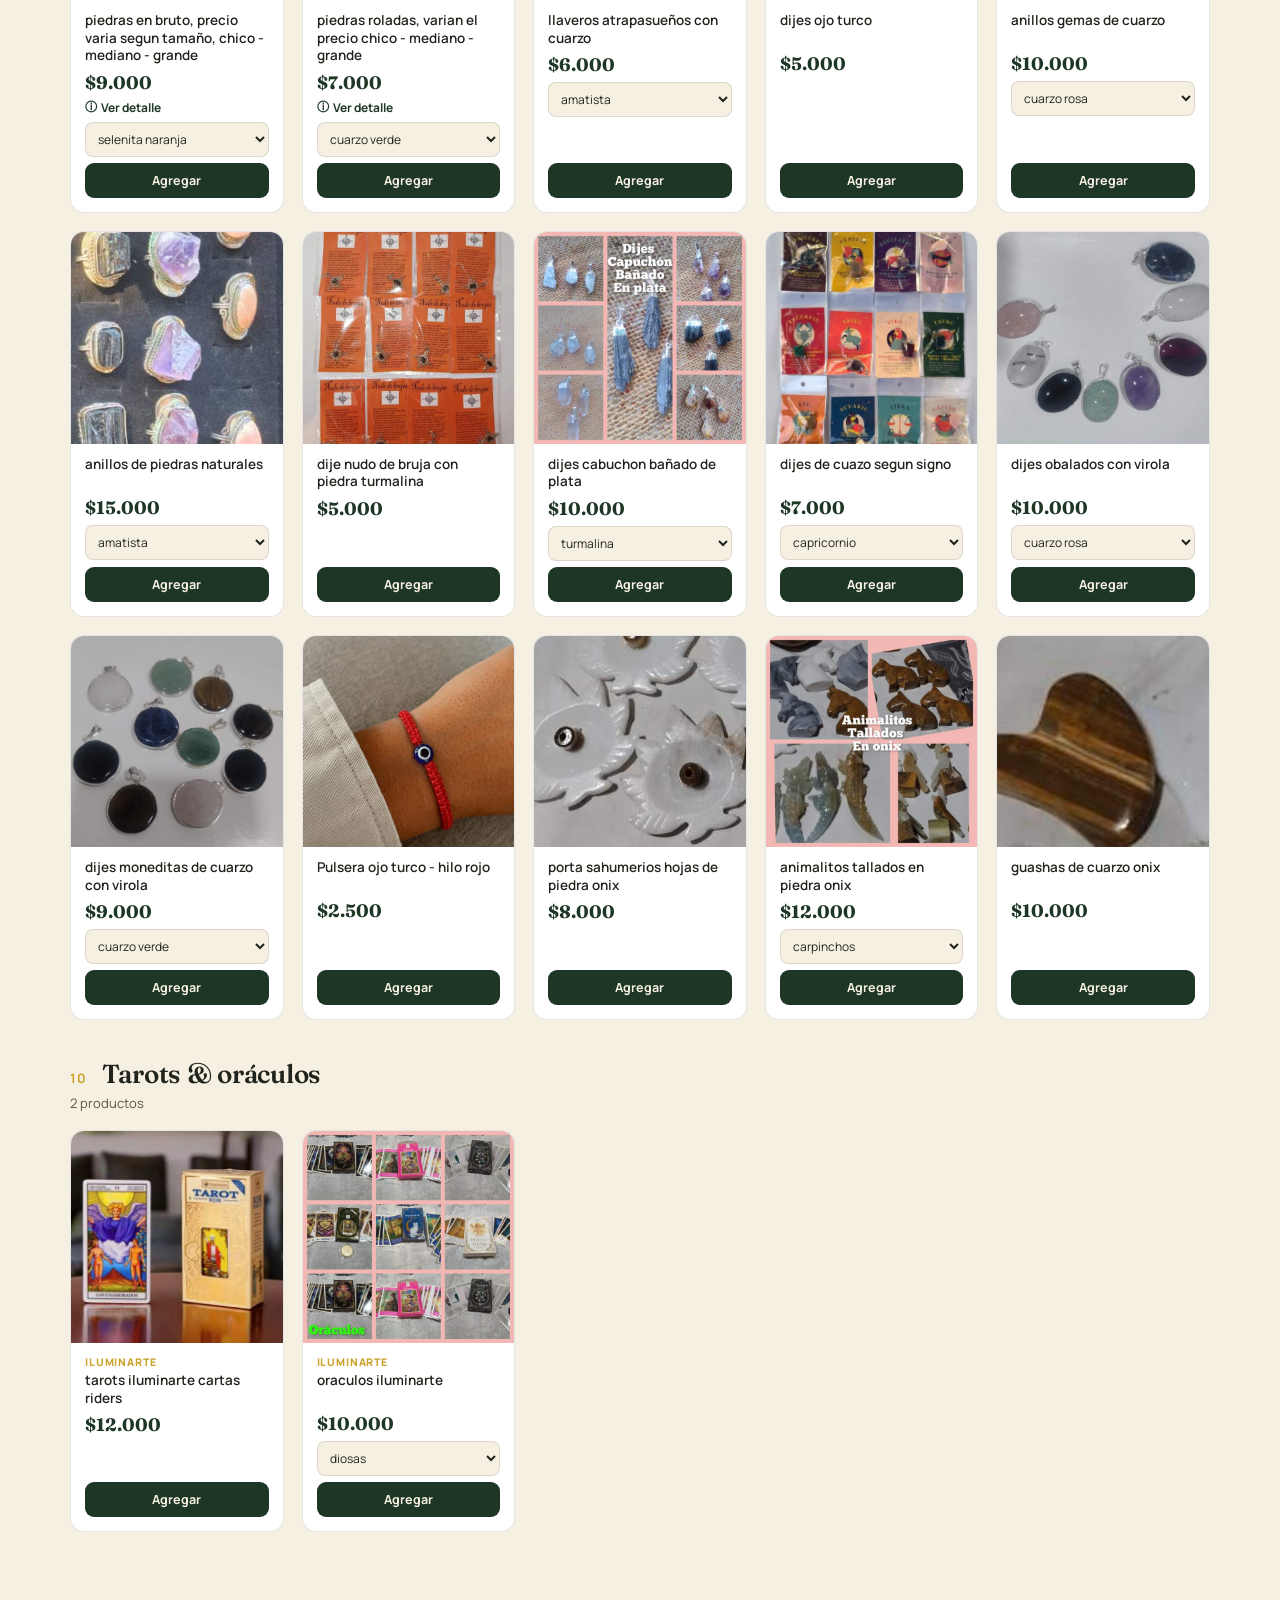
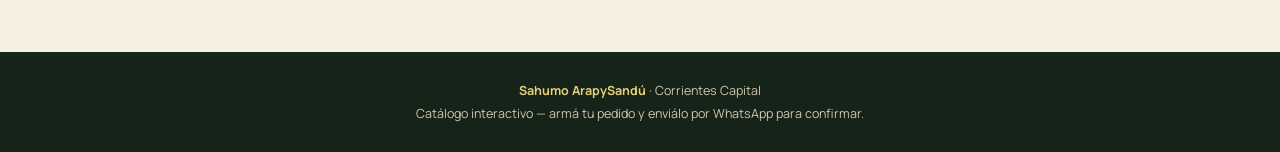
<file: resguardoindex.html>
<!DOCTYPE html>
<html lang="es">
<head>
<meta charset="UTF-8">
<meta name="viewport" content="width=device-width, initial-scale=1.0">
<!-- ===== GOOGLE ANALYTICS =====
     ID de medición de Google Analytics de Sahumo ArapySandú (Analytics → Administrar → Flujos de datos). -->
<script>
  const GA_ID = 'G-PRJJT84JYV';
  window.dataLayer = window.dataLayer || [];
  function gtag(){ dataLayer.push(arguments); }
  if (/^G-[A-Z0-9]+$/.test(GA_ID) && GA_ID !== 'G-XXXXXXXXXX') {
    const s = document.createElement('script');
    s.async = true;
    s.src = 'https://www.googletagmanager.com/gtag/js?id=' + GA_ID;
    document.head.appendChild(s);
    gtag('js', new Date());
    gtag('config', GA_ID);
  }
</script>
<!-- ===== FIN GOOGLE ANALYTICS ===== -->
<title>Sahumo ArapySandú · Catálogo</title>
<link rel="preconnect" href="https://fonts.googleapis.com">
<link href="https://fonts.googleapis.com/css2?family=Fraunces:ital,opsz,wght@0,9..144,400;0,9..144,600;0,9..144,700;1,9..144,500&family=Manrope:wght@400;500;600;700;800&display=swap" rel="stylesheet">
<style>
  :root{
    --verde-900:#152318;
    --verde-800:#1e3626;
    --verde-700:#2b4d36;
    --oro:#c9a227;
    --oro-claro:#e8cf7a;
    --crema:#f6f0e2;
    --crema-2:#efe6d0;
    --tinta:#20241c;
    --tinta-suave:#5b5646;
    --terracota:#a85c32;
    --line:rgba(32,36,28,0.12);
  }
  *{box-sizing:border-box;}
  html{scroll-behavior:smooth;}
  body{
    margin:0;
    background:var(--crema);
    color:var(--tinta);
    font-family:'Manrope',sans-serif;
    -webkit-font-smoothing:antialiased;
  }
  h1,h2,h3,.display{
    font-family:'Fraunces',serif;
    font-weight:600;
    letter-spacing:-0.01em;
  }
  /* ---------- HERO ---------- */
  .hero{
    position:relative;
    background:radial-gradient(120% 140% at 20% 0%, #24402c 0%, var(--verde-900) 60%, #0f1a11 100%);
    color:var(--crema);
    padding:64px 24px 48px;
    overflow:hidden;
    text-align:center;
  }
  .smoke{
    position:absolute; inset:0; pointer-events:none; opacity:.35; mix-blend-mode:screen;
  }
  .smoke svg{width:100%;height:100%;}
  .eyebrow{
    text-transform:uppercase; letter-spacing:.28em; font-size:11px; color:var(--oro-claro);
    font-weight:700; position:relative; z-index:2;
  }
  .hero-logo{
    display:block; width:clamp(150px,34vw,210px); height:auto; aspect-ratio:1/1;
    margin:0 auto 4px; border-radius:50%; background:#fff;
    border:3px solid var(--oro); box-shadow:0 0 0 6px rgba(201,162,39,.18), 0 14px 34px -12px rgba(0,0,0,.6);
    position:relative; z-index:2;
  }
  .hero h1{
    font-size:clamp(40px,7vw,64px); margin:14px 0 6px; position:relative; z-index:2;
  }
  .hero .sub{
    font-size:15px; color:#d9d2bd; position:relative; z-index:2; margin-bottom:22px;
  }
  .rule{
    width:120px;height:1px;background:linear-gradient(90deg,transparent,var(--oro),transparent);
    margin:20px auto; position:relative; z-index:2;
  }
  .contacto-hero{
    display:flex; gap:22px; justify-content:center; flex-wrap:wrap; position:relative; z-index:2;
    font-size:13px; color:#cfc7ad;
  }
  .contacto-hero b{color:var(--oro-claro); font-weight:700;}

  /* ---------- NAV CATEGORIAS ---------- */
  .catnav{
    position:sticky; top:0; z-index:40;
    background:rgba(246,240,226,0.94); backdrop-filter:blur(8px);
    border-bottom:1px solid var(--line);
    display:flex; flex-wrap:wrap; gap:8px; justify-content:center; padding:12px 16px;
  }
  .catnav button{
    flex:0 0 auto; border:1px solid rgba(32,36,28,0.22); background:#fff;
    color:var(--tinta); padding:10px 16px; border-radius:6px; font-family:'Manrope';
    font-size:13px; font-weight:700; cursor:pointer; transition:background .2s, color .2s, border-color .2s;
    white-space:nowrap; box-shadow:inset 0 -3px 0 var(--crema-2, #efe6d0);
  }
  .catnav button:hover{ border-color:var(--oro); box-shadow:inset 0 -3px 0 var(--oro); }
  .catnav button.active{
    background:var(--verde-800); color:var(--crema); border-color:var(--verde-800);
    box-shadow:inset 0 -3px 0 var(--oro);
  }
  .catnav button:focus-visible{ outline:2px solid var(--oro); outline-offset:2px; }
  /* "Productos" (ver todo) separado del resto con una línea dorada */
  .catnav button.cat-all{ position:relative; margin-right:10px; }
  .catnav button.cat-all::after{
    content:''; position:absolute; right:-10px; top:15%; bottom:15%; width:1px; background:var(--oro);
  }
  @media (max-width:480px){
    .catnav{ gap:6px; padding:10px 12px; }
    .catnav button{ padding:8px 11px; font-size:11.5px; }
    .catnav button.cat-all{ margin-right:0; }
    .catnav button.cat-all::after{ display:none; }
  }

  /* ---------- BUSCADOR ---------- */
  .searchbar{
    max-width:640px; margin:18px auto 0; padding:0 20px;
    display:flex; flex-direction:column; gap:10px; align-items:center;
  }
  .search-field{position:relative; width:100%;}
  .search-field input{
    padding:13px 16px; border-radius:11px; border:1px solid var(--line);
    font-family:'Manrope'; font-size:14.5px; background:#fff; color:var(--tinta); width:100%;
  }
  .search-field input:focus{outline:none; border-color:var(--oro);}
  .suggestions{
    position:absolute; top:100%; left:0; right:0; margin-top:4px;
    background:#fff; border:1px solid var(--line); border-radius:10px;
    box-shadow:0 14px 28px -16px rgba(30,54,38,.35); max-height:280px; overflow-y:auto;
    z-index:50; display:none;
  }
  .suggestions.show{display:block;}
  .suggestions div{
    padding:10px 14px; font-size:13.5px; cursor:pointer; border-bottom:1px solid var(--line);
    display:flex; align-items:center; justify-content:space-between; gap:10px;
  }
  .suggestions div:last-child{border-bottom:none;}
  .suggestions div:hover{background:var(--crema-2);}
  .suggestions .no-match{color:var(--tinta-suave); cursor:default; justify-content:center;}
  .suggestions .tag{
    font-size:10px; text-transform:uppercase; letter-spacing:.06em; font-weight:800;
    color:var(--oro); background:var(--crema-2); padding:2px 8px; border-radius:100px; flex:0 0 auto;
  }
  .clear-btn{
    margin-top:0; border:1px solid var(--line); background:transparent; color:var(--terracota);
    padding:7px 16px; border-radius:100px; font-size:12px; font-weight:700; cursor:pointer;
  }
  .clear-btn:hover{background:var(--terracota); color:#fff; border-color:var(--terracota);}

  /* ---------- CATALOGO ---------- */
  .wrap{max-width:1180px; margin:0 auto; padding:8px 20px 120px;}
  .cat-section{padding-top:38px;}
  .cat-title{
    display:flex; align-items:baseline; gap:14px; margin-bottom:4px;
  }
  .cat-title .num{color:var(--oro); font-size:13px; font-weight:700; letter-spacing:.1em;}
  .cat-title h2{font-size:26px; margin:0;}
  .cat-count{color:var(--tinta-suave); font-size:13px; margin-bottom:18px;}

  .grid{
    display:grid; grid-template-columns:repeat(auto-fill,minmax(210px,1fr)); gap:18px;
  }
  .card{
    background:#fff; border:1px solid var(--line); border-radius:14px; overflow:hidden;
    display:flex; flex-direction:column; transition:transform .18s, box-shadow .18s;
  }
  .card:hover{transform:translateY(-3px); box-shadow:0 14px 28px -16px rgba(30,54,38,.35);}
  .card .imgwrap{aspect-ratio:1/1; background:var(--crema-2); overflow:hidden;}
  .card img{width:100%;height:100%;object-fit:cover; display:block;}
  .card .info{padding:12px 14px 14px; display:flex; flex-direction:column; gap:6px; flex:1;}
  .card .marca{
    text-transform:uppercase; letter-spacing:.08em; font-size:10.5px; font-weight:800;
    color:var(--oro); margin-bottom:-3px;
  }
  .card .name{font-size:13.5px; font-weight:600; line-height:1.3; min-height:34px;}
  .card .price{font-family:'Fraunces'; font-weight:700; font-size:18px; color:var(--verde-800);}
  .card .aroma-select{
    width:100%; padding:7px 8px; border-radius:8px; border:1px solid var(--line);
    font-family:'Manrope'; font-size:12px; background:var(--crema); color:var(--tinta);
  }
  .ci-aroma{font-size:11.5px; color:var(--oro); font-weight:700; margin-top:1px;}
  .detail-toggle{font-size:12px;}
  .detail-toggle summary{
    cursor:pointer; color:var(--verde-800); font-weight:700; list-style:none; user-select:none;
  }
  .detail-toggle summary::-webkit-details-marker{display:none;}
  .detail-toggle summary::before{content:"ⓘ "; }
  .detail-toggle[open] summary::before{content:"▾ ";}
  .detail-toggle p{
    margin:6px 0 0; color:var(--tinta-suave); font-size:12px; line-height:1.4;
  }
  .card .addbtn{
    margin-top:auto; border:none; background:var(--verde-800); color:var(--crema);
    padding:9px; border-radius:9px; font-weight:700; font-size:12.5px; cursor:pointer;
    transition:.15s; font-family:'Manrope';
  }
  .card .addbtn:hover{background:var(--oro); color:var(--tinta);}
  .card .addbtn.added{background:var(--oro);color:var(--tinta);}

  /* ---------- CARRITO FLOTANTE ---------- */
  .cart-fab{
    position:fixed; right:20px; bottom:20px; z-index:60;
    background:var(--verde-900); color:var(--crema); border:none;
    width:60px; height:60px; border-radius:50%; cursor:pointer;
    box-shadow:0 10px 24px -8px rgba(0,0,0,.4);
    display:flex; align-items:center; justify-content:center; font-size:24px;
  }
  .cart-fab .badge{
    position:absolute; top:-4px; right:-4px; background:var(--oro); color:var(--tinta);
    font-size:11px; font-weight:800; border-radius:50%; min-width:20px;height:20px;
    display:flex; align-items:center; justify-content:center; padding:0 4px;
  }
  .cart-drawer{
    position:fixed; top:0; right:0; height:100%; width:min(400px,100%);
    background:var(--crema); z-index:70; box-shadow:-20px 0 40px rgba(0,0,0,.25);
    transform:translateX(100%); transition:transform .3s ease; display:flex; flex-direction:column;
  }
  .cart-drawer.open{transform:translateX(0);}
  .cart-head{
    background:var(--verde-900); color:var(--crema); padding:20px; display:flex;
    justify-content:space-between; align-items:center;
  }
  .cart-head h3{margin:0; font-size:20px;}
  .cart-head button{background:none;border:none;color:var(--crema);font-size:22px;cursor:pointer;}
  .cart-items{flex:1; overflow-y:auto; padding:14px 18px;}
  .cart-empty{color:var(--tinta-suave); text-align:center; margin-top:60px; font-size:14px;}
  .cart-item{display:flex; gap:12px; padding:12px 0; border-bottom:1px solid var(--line);}
  .cart-item img{width:56px;height:56px;border-radius:8px;object-fit:cover;}
  .cart-item .ci-info{flex:1;}
  .cart-item .ci-name{font-size:13px; font-weight:600;}
  .cart-item .ci-price{font-size:12px; color:var(--tinta-suave); margin-top:2px;}
  .qty{display:flex; align-items:center; gap:8px; margin-top:6px;}
  .qty button{
    width:22px;height:22px;border-radius:6px;border:1px solid var(--line);background:#fff;cursor:pointer;
    font-weight:700;
  }
  .qty span{font-size:13px; font-weight:700; min-width:16px; text-align:center;}
  .remove-btn{background:none;border:none;color:var(--terracota);font-size:11px;cursor:pointer;text-decoration:underline; margin-top:4px;}
  .cart-foot{padding:18px; border-top:1px solid var(--line); background:#fff;}
  .cart-total{display:flex; justify-content:space-between; font-family:'Fraunces'; font-size:20px; font-weight:700; margin-bottom:14px;}
  .checkout-btn{
    width:100%; padding:14px; border:none; border-radius:10px; background:var(--oro);
    color:var(--tinta); font-weight:800; font-size:14.5px; cursor:pointer; font-family:'Manrope';
  }
  .checkout-btn:hover{background:var(--oro-claro);}
  .checkout-btn:disabled{opacity:.4; cursor:not-allowed;}
  .overlay{position:fixed; inset:0; background:rgba(20,24,18,.4); z-index:65; opacity:0; pointer-events:none; transition:.25s;}
  .overlay.show{opacity:1; pointer-events:auto;}

  /* ---------- MODAL CHECKOUT ---------- */
  .modal-bg{position:fixed;inset:0;background:rgba(20,24,18,.55);z-index:80;display:none;align-items:center;justify-content:center;padding:20px;}
  .modal-bg.show{display:flex;}
  .modal{background:var(--crema);border-radius:16px;max-width:420px;width:100%;padding:26px;}
  .modal h3{margin-top:0;}
  .modal label{display:block;font-size:12.5px;font-weight:700;margin:14px 0 6px;color:var(--tinta-suave);}
  .modal input, .modal select{
    width:100%;padding:10px 12px;border-radius:8px;border:1px solid var(--line);font-family:'Manrope';font-size:14px;
  }
  .modal .close-x{position:absolute; top:14px; right:16px; background:none;border:none;font-size:20px;cursor:pointer;}

  /* ---------- MODAL DETALLE DE PRODUCTO ---------- */
  .detail-btn{
    background:none; border:none; padding:0; margin-top:-2px;
    color:var(--verde-800); font-weight:700; font-size:12px; cursor:pointer;
    text-align:left; display:flex; align-items:center; gap:4px; font-family:'Manrope';
  }
  .detail-btn:hover{color:var(--oro);}
  .detail-btn::before{content:"ⓘ"; font-size:12px;}
  .detail-modal{
    background:var(--crema); border-radius:18px; max-width:600px; width:100%;
    max-height:88vh; overflow-y:auto; position:relative;
  }
  .detail-modal .close-x{
    position:absolute; top:14px; right:14px; z-index:2;
    background:rgba(21,35,24,.55); color:#fff; width:32px; height:32px; border-radius:50%;
    display:flex; align-items:center; justify-content:center; font-size:17px; border:none; cursor:pointer;
  }
  .detail-modal .close-x:hover{background:var(--verde-900);}
  .detail-img{
    width:100%; aspect-ratio:4/3; background:var(--crema-2); overflow:hidden;
    border-radius:18px 18px 0 0;
  }
  .detail-img img{width:100%; height:100%; object-fit:cover; display:block;}
  .detail-body{padding:22px 24px 26px;}
  .detail-body .marca{
    text-transform:uppercase; letter-spacing:.1em; font-size:11.5px; font-weight:800; color:var(--oro);
  }
  .detail-body h3{margin:6px 0 4px; font-size:22px; line-height:1.25;}
  .detail-body .price{
    font-family:'Fraunces'; font-weight:700; font-size:21px; color:var(--verde-800); margin-bottom:14px;
  }
  .detail-body .desc{
    color:var(--tinta-suave); font-size:14px; line-height:1.65; padding-top:14px;
    border-top:1px solid var(--line);
  }
  .detail-body .desc br{content:""; display:block; margin-top:8px;}
  .detail-aromas{display:flex; flex-wrap:wrap; gap:7px; margin:14px 0 2px;}
  .detail-aromas span{
    background:var(--crema-2); color:var(--tinta); font-size:11.5px; font-weight:700;
    padding:5px 12px; border-radius:100px;
  }
  .detail-body .addbtn{
    margin-top:20px; width:100%; border:none; background:var(--verde-800); color:var(--crema);
    padding:13px; border-radius:10px; font-weight:700; font-size:14px; cursor:pointer;
    transition:.15s; font-family:'Manrope';
  }
  .detail-body .addbtn:hover{background:var(--oro); color:var(--tinta);}
  @media (max-width:520px){
    .detail-modal{max-height:92vh;}
    .detail-body{padding:18px 18px 22px;}
  }
  .modal-wrap{position:relative;}
  .send-btn{
    margin-top:20px;width:100%;padding:13px;border:none;border-radius:10px;background:#25D366;color:#fff;
    font-weight:800;font-size:14.5px;cursor:pointer;display:flex;align-items:center;justify-content:center;gap:8px;
  }

  /* ---------- LINK EN HERO ---------- */
  .hero-info-link{
    display:inline-block; margin-top:18px; position:relative; z-index:2;
    color:var(--oro-claro); font-size:13px; font-weight:700; text-decoration:none;
    border-bottom:1px solid rgba(232,207,122,.45); padding-bottom:2px;
  }
  .hero-info-link:hover{color:#fff; border-color:#fff;}
  .hero-info-link:focus-visible{outline:2px solid var(--oro); outline-offset:4px;}

  /* ---------- COMO COMPRAR / FERIAS ---------- */
  section.info{background:var(--crema-2); border-top:1px solid var(--line); padding:56px 20px 64px; scroll-margin-top:70px;}
  .info-inner{max-width:1080px; margin:0 auto;}
  section.info[hidden]{display:none;}
  section.info{border-top:none; padding-top:40px; min-height:60vh;}
  .info h2{font-size:clamp(26px,4vw,34px); margin:0 0 6px;}
  .info .lead{color:var(--tinta-suave); font-size:15px; margin:0 0 28px; max-width:60ch; line-height:1.55;}
  .pasos{list-style:none; margin:0 0 44px; padding:0; display:grid; grid-template-columns:repeat(auto-fit,minmax(220px,1fr)); gap:26px;}
  .pasos li{display:flex; gap:14px; align-items:flex-start;}
  .pasos .n{
    flex:0 0 auto; width:38px; height:38px; border-radius:50%;
    border:1.5px solid var(--oro); color:var(--verde-800);
    font-family:'Fraunces'; font-weight:700; font-size:18px;
    display:flex; align-items:center; justify-content:center;
  }
  .pasos b{display:block; font-size:15px; margin-bottom:3px;}
  .pasos span{color:var(--tinta-suave); font-size:13.5px; line-height:1.5;}

  .info-cols{display:grid; grid-template-columns:1fr 1.4fr; gap:28px; align-items:start;}
  @media (max-width:820px){ .info-cols{grid-template-columns:1fr;} }
  .info-box{background:#fff; border:1px solid var(--line); border-radius:14px; padding:24px;}
  .info-box h3{font-size:21px; margin:0 0 14px;}
  .pago-lista{list-style:none; margin:0; padding:0;}
  .pago-lista li{padding:12px 0; border-bottom:1px solid var(--line); font-size:14.5px; line-height:1.45;}
  .pago-lista li:last-child{border-bottom:none;}
  .pago-lista small{display:block; color:var(--tinta-suave); font-size:12.5px; margin-top:2px;}
  .envio-destacado{
    margin-top:16px; background:var(--verde-800); color:var(--crema);
    border-radius:10px; padding:14px 16px; font-size:14px; line-height:1.45;
  }
  .envio-destacado b{color:var(--oro-claro); font-family:'Fraunces'; font-size:18px;}

  .ferias{display:grid; grid-template-columns:1fr 200px; gap:22px;}
  @media (max-width:560px){ .ferias{grid-template-columns:1fr;} .feria-foto{order:-1; max-width:240px;} }
  .feria-lista{list-style:none; margin:0; padding:0;}
  .feria-lista li{padding:12px 0; border-bottom:1px solid var(--line);}
  .feria-lista li:last-child{border-bottom:none;}
  .feria-lista .cuando{font-family:'Fraunces'; font-weight:600; font-size:16px; color:var(--verde-800);}
  .feria-lista .donde{font-size:13.5px; color:var(--tinta); margin-top:2px; line-height:1.45;}
  .feria-lista a{font-size:12px; font-weight:700; color:var(--terracota); text-decoration:none;}
  .feria-lista a:hover{text-decoration:underline;}
  .feria-foto{margin:0;}
  .feria-foto img{width:100%; height:auto; display:block; border-radius:10px; border:3px solid #fff; box-shadow:0 0 0 1px var(--line);}
  .feria-foto figcaption{font-size:12px; color:var(--tinta-suave); margin-top:8px; text-align:center;}

  /* datos extra en el modal de pedido */
  .modal .nota-envio{font-size:12px; color:var(--terracota); margin-top:6px; display:none;}

  /* ---------- WHATSAPP FLOTANTE ---------- */
  .wa-fab{
    position:fixed; left:20px; bottom:20px; z-index:60;
    width:60px; height:60px; border-radius:50%; border:none; cursor:pointer;
    background:#25D366; color:#fff; display:flex; align-items:center; justify-content:center;
    box-shadow:0 10px 24px -8px rgba(0,0,0,.4);
  }
  .wa-fab svg{width:30px; height:30px;}
  .wa-fab:focus-visible{outline:3px solid var(--oro); outline-offset:3px;}
  .wa-menu{
    position:fixed; left:20px; bottom:92px; z-index:61; width:min(270px,calc(100vw - 40px));
    background:var(--crema); border:1px solid var(--line); border-radius:14px; overflow:hidden;
    box-shadow:0 18px 36px -14px rgba(0,0,0,.45); display:none;
  }
  .wa-menu.show{display:block;}
  .wa-menu .wa-head{background:var(--verde-900); color:var(--crema); padding:12px 16px; font-size:13.5px; font-weight:700;}
  .wa-menu a{
    display:flex; justify-content:space-between; align-items:center; gap:10px;
    padding:13px 16px; text-decoration:none; color:var(--tinta); border-top:1px solid var(--line);
    font-size:14px;
  }
  .wa-menu a:hover, .wa-menu a:focus-visible{background:var(--crema-2); outline:none;}
  .wa-menu a b{font-weight:700;}
  .wa-menu a span{color:var(--tinta-suave); font-size:12.5px;}

  /* ---------- QUIENES SOMOS ---------- */
  .nosotros{background:var(--crema); border-top:1px solid var(--line); padding:60px 20px 64px; scroll-margin-top:70px;}
  .nosotros-inner{max-width:1080px; margin:0 auto;}
  .nosotros h2{font-size:clamp(26px,4vw,34px); margin:0 0 14px;}
  .nosotros p{font-size:15.5px; line-height:1.65; max-width:62ch; margin:0 0 14px;}

  .sahumar{
    margin-top:44px; display:grid; grid-template-columns:minmax(0,300px) 1fr; gap:34px; align-items:center;
    background:var(--verde-900); color:var(--crema); border-radius:18px; padding:30px;
  }
  @media (max-width:720px){ .sahumar{grid-template-columns:1fr; padding:22px;} .sahumar img{max-width:300px; margin:0 auto;} }
  .sahumar img{width:100%; height:auto; display:block; border-radius:12px;}
  .sahumar h3{font-size:25px; margin:0 0 12px; color:var(--oro-claro);}
  .sahumar p{color:#ddd5bf; font-size:15px; line-height:1.7; margin:0 0 12px; max-width:60ch;}
  .sahumar p.intencion{color:var(--crema); font-family:'Fraunces'; font-style:italic; font-weight:500; font-size:17px; margin-top:16px;}

  .nosotros{border-top:none; padding-top:40px; min-height:60vh;}
  .nosotros[hidden]{display:none;}
  .cta{display:flex; flex-wrap:wrap; gap:14px; align-items:center; margin-top:36px;}
  .btn-cat{background:var(--verde-800); color:var(--crema); border:none; cursor:pointer; font-family:'Manrope'; font-weight:700; font-size:14.5px; padding:13px 22px; border-radius:10px;}
  .btn-cat:hover{background:var(--oro); color:var(--tinta);}
  .btn-cat:focus-visible{outline:2px solid var(--oro); outline-offset:3px;}
  footer{
    background:var(--verde-900); color:#cfc7ad; text-align:center; padding:30px 20px; font-size:12.5px;
  }
  footer b{color:var(--oro-claro);}
</style>
</head>
<body>

<div class="hero">
  <div class="smoke" id="smoke"></div>
  <img class="hero-logo" src="[data-uri]" alt="Logo de Sahumo Arapy & Sandu: sahumerios, sahumadores, hierbas para sahumo, deco, cuarzos, carbones y cascadas">
  <h1>Sahumo ArapySandú</h1>
  <div class="sub">Corrientes Capital · Sahumerios, defumación, decoración holística y más</div>
  <div class="rule"></div>
  <div class="contacto-hero">
    <span><b>Patricia</b> 3794-004523</span>
    <span><b>José Luis</b> 3794-310743</span>
  </div>
  <a class="hero-info-link" href="#quienes-somos" id="heroNosotros">Quiénes somos</a>
  <a class="hero-info-link" href="#como-comprar" id="heroComprar" style="margin-left:18px">Cómo comprar y dónde estamos</a>
</div>

<div class="catnav" id="catnav"></div>

<div class="searchbar" id="searchbar">
  <div class="search-field" data-field="all">
    <input type="text" id="searchAll" placeholder="Buscar por marca, nombre o aroma..." autocomplete="off">
    <div class="suggestions" id="suggAll"></div>
  </div>
  <button class="clear-btn" id="clearFilters" style="display:none">✕ Limpiar búsqueda</button>
</div>

<section class="nosotros" id="quienes-somos" hidden>
  <div class="nosotros-inner">
    <h2>Quiénes somos</h2>
    <p>Somos un emprendimiento correntino que nació en agosto de 2020 con el propósito de expandir bienestar y luz. Empezamos con apenas 8 artículos y, paso a paso, construimos un espacio holístico completo dedicado a la venta de sahumerios, defumación, cristales y decoración.</p>
    <p>En Sahumo ArapySandú te acompañamos a sahumar tus espacios con intenciones, proteger tu energía y transformar tus ambientes con elementos elegidos con amor.</p>
    <p>Hoy nos encontrás en la Feria de la Ciudad y en este catálogo, donde podés armar tu pedido y escribirnos directo a Patricia o a José Luis.</p>


    <div class="sahumar">
      <img src="[data-uri]" alt="Sahumador de barro con carbón encendido y humo aromático" loading="lazy">
      <div>
        <h3>¿Qué es sahumar?</h3>
        <p>Sahumar un lugar es llevarle un aroma determinado y una intención definida.</p>
        <p>El humo aromatizado recorre cada rincón, hasta debajo de los muebles, e impregna los ambientes de aromas armonizantes que nos predisponen a una mejor energía y nos llenan de alegría y paz interior.</p>
        <p class="intencion">Mientras sahumamos, decretamos las mejores intenciones para nuestro hogar y para quienes lo habitan. Al terminar, los restos de lo quemado se devuelven a la tierra.</p>
      </div>
    </div>

    <div class="cta"><button class="btn-cat" id="nosVerCatalogo">Ver los productos</button></div>
  </div>
</section>

<div class="wrap" id="catalog"></div>

<button class="cart-fab" id="cartFab" aria-label="Ver carrito">
  🛒 <span class="badge" id="cartBadge" style="display:none">0</span>
</button>

<button class="wa-fab" id="waFab" aria-label="Escribinos por WhatsApp" aria-expanded="false" aria-controls="waMenu">
  <svg viewBox="0 0 24 24" fill="currentColor" aria-hidden="true"><path d="M17.47 14.38c-.3-.15-1.75-.86-2.02-.96-.27-.1-.47-.15-.67.15-.2.3-.77.96-.94 1.16-.17.2-.35.22-.64.07-.3-.15-1.25-.46-2.38-1.47-.88-.79-1.47-1.76-1.65-2.06-.17-.3-.02-.46.13-.6.13-.13.3-.35.45-.52.15-.17.2-.3.3-.5.1-.2.05-.37-.03-.52-.07-.15-.67-1.6-.92-2.2-.24-.58-.49-.5-.67-.51h-.57c-.2 0-.52.07-.79.37-.27.3-1.04 1.02-1.04 2.48s1.07 2.88 1.21 3.08c.15.2 2.1 3.2 5.08 4.49.71.31 1.26.49 1.69.63.71.22 1.36.19 1.87.12.57-.09 1.75-.72 2-1.41.25-.69.25-1.29.17-1.41-.07-.12-.27-.2-.57-.35zM12.04 21.5h-.01a9.4 9.4 0 0 1-4.8-1.32l-.34-.2-3.57.94.95-3.48-.22-.36a9.43 9.43 0 1 1 7.99 4.42zm8.02-17.45A11.3 11.3 0 0 0 12.04.75C5.8.75.72 5.83.72 12.07c0 2 .52 3.94 1.51 5.66L.62 23.25l5.66-1.48a11.3 11.3 0 0 0 5.76 1.47h.01c6.24 0 11.32-5.08 11.32-11.32 0-3.02-1.18-5.87-3.31-8z"/></svg>
</button>
<div class="wa-menu" id="waMenu" role="menu">
  <div class="wa-head">¿A quién le escribís?</div>
  <a role="menuitem" href="https://wa.me/5493794004523?text=Hola!%20Te%20escribo%20desde%20el%20cat%C3%A1logo%20de%20Sahumo%20ArapySand%C3%BA%20%F0%9F%99%8C" target="_blank" rel="noopener"><b>Patricia</b><span>3794-004523</span></a>
  <a role="menuitem" href="https://wa.me/5493794310743?text=Hola!%20Te%20escribo%20desde%20el%20cat%C3%A1logo%20de%20Sahumo%20ArapySand%C3%BA%20%F0%9F%99%8C" target="_blank" rel="noopener"><b>José Luis</b><span>3794-310743</span></a>
</div>

<div class="overlay" id="overlay"></div>
<div class="cart-drawer" id="cartDrawer">
  <div class="cart-head">
    <h3>Tu pedido</h3>
    <button id="closeCart">✕</button>
  </div>
  <div class="cart-items" id="cartItems"></div>
  <div class="cart-foot">
    <div class="cart-total"><span>Total</span><span id="cartTotal">$0</span></div>
    <button class="checkout-btn" id="checkoutBtn" disabled>Finalizar pedido</button>
  </div>
</div>

<div class="modal-bg" id="modalBg">
  <div class="modal modal-wrap">
    <button class="close-x" id="closeModal">✕</button>
    <h3>Confirmar pedido</h3>
    <label>Tu nombre</label>
    <input type="text" id="custName" placeholder="Ej: Ana Gómez">
    <label>Tu teléfono</label>
    <input type="tel" id="custPhone" placeholder="Ej: 3794123456">
    <label>¿A quién le escribís?</label>
    <select id="vendedor">
      <option value="5493794004523">Patricia · 3794-004523</option>
      <option value="5493794310743">José Luis · 3794-310743</option>
    </select>
    <label>¿Cómo pagás?</label>
    <select id="formaPago">
      <option>Efectivo</option>
      <option>Transferencia</option>
    </select>
    <label>¿Cómo lo recibís?</label>
    <select id="formaEntrega">
      <option>Retiro en la feria</option>
      <option>Envío a domicilio</option>
    </select>
    <div class="nota-envio" id="notaEnvio">El envío a domicilio es para compras superiores a $15.000.</div>
    <button class="send-btn" id="sendBtn">💬 Enviar pedido por WhatsApp</button>
  </div>
</div>

<div class="modal-bg" id="detailModalBg">
  <div class="detail-modal" id="detailModal"></div>
</div>

<section class="info" id="como-comprar" hidden>
  <div class="info-inner">
    <h2>Cómo comprar</h2>
    <p class="lead">Armás tu pedido acá en el catálogo y lo terminamos de coordinar por WhatsApp. También podés venir a vernos a la feria.</p>
    <ol class="pasos">
      <li><div class="n">1</div><div><b>Elegí tus productos</b><span>Tocá «Agregar» en cada uno y, si tiene aromas, elegí el que más te guste.</span></div></li>
      <li><div class="n">2</div><div><b>Enviá el pedido</b><span>Abrí el carrito 🛒, tocá «Finalizar pedido» y mandalo por WhatsApp a Patricia o a José Luis.</span></div></li>
      <li><div class="n">3</div><div><b>Coordinamos</b><span>Te confirmamos disponibilidad y acordamos el pago y la entrega o el retiro.</span></div></li>
    </ol>

    <div class="info-cols">
      <div class="info-box">
        <h3>Pagos y envíos</h3>
        <ul class="pago-lista">
          <li>💵 Efectivo<small>Al recibir el pedido o al retirarlo en la feria.</small></li>
          <li>🏦 Transferencia bancaria<small>Te pasamos los datos por WhatsApp al confirmar el pedido.</small></li>
        </ul>
        <div class="envio-destacado">Envíos a domicilio en Corrientes Capital en compras superiores a <b>$15.000</b></div>
      </div>

      <div class="info-box">
        <h3>Dónde encontrarnos</h3>
        <div class="ferias">
          <ul class="feria-lista">
          <li>
            <div class="cuando">Martes y miércoles · 7 a 13 h</div>
            <div class="donde">Plaza Torrent, calle Bolívar casi San Lorenzo</div>
            <a href="https://maps.app.goo.gl/zoCDrpDNX7rBg4Nj9" target="_blank" rel="noopener">Ver en el mapa</a>
          </li>
          <li>
            <div class="cuando">Viernes · 8 a 13 h</div>
            <div class="donde">Calle Larrea al 3400, frente al Colegio Illia (barrio Laguna Seca)</div>
            <a href="https://maps.app.goo.gl/z76koSfPX16Rjeew6" target="_blank" rel="noopener">Ver en el mapa</a>
          </li>
          <li>
            <div class="cuando">Sábados · 7 a 13 h</div>
            <div class="donde">Calle Pilú Gómez, frente a la Gruta de la Virgen, Parque Mitre</div>
            <a href="https://maps.app.goo.gl/segrbCeD8MVqmDD8A" target="_blank" rel="noopener">Ver en el mapa</a>
          </li>
          <li>
            <div class="cuando">Sábados y domingos · 14 a 22 h</div>
            <div class="donde">Paseo Arazaty, Costanera y 3 de Abril, por la primera peatonal</div>
            <a href="https://maps.app.goo.gl/tw1SbszRhRwhKaUw9" target="_blank" rel="noopener">Ver en el mapa</a>
          </li>
          </ul>
          <figure class="feria-foto">
            <img src="[data-uri]" alt="Puesto de Sahumo ArapySandú en la Feria de la Ciudad" loading="lazy">
            <figcaption>Nuestro puesto en la Feria de la Ciudad</figcaption>
          </figure>
        </div>
      </div>
    </div>
    <div class="cta"><button class="btn-cat" id="comprarVerCatalogo">Ver los productos</button></div>
  </div>
</section>

<footer>
  <div><b>Sahumo ArapySandú</b> · Corrientes Capital</div>
  <div style="margin-top:6px">Catálogo interactivo — armá tu pedido y enviálo por WhatsApp para confirmar.</div>
</footer>

<script src="config.js"></script>
<script src="productos.js"></script>
<script>
// Si productos.js no se cargó, el resto de la página sigue funcionando y se avisa en el catálogo
const PRODUCTS_FALTAN = (typeof PRODUCTOS === 'undefined' || !Array.isArray(PRODUCTOS));
const PRODUCTS = (PRODUCTS_FALTAN ? [] : PRODUCTOS).map((p, i) => ({
  id: p.id || (i + 1),
  category: p.categoria,
  name: p.nombre,
  brand: p.marca || '',
  linea: p.linea || '',
  price: p.precio,
  img: p.imagen,
  aromas: Array.isArray(p.aromas) ? p.aromas : [],
  detail: p.detalle || ''
}));

const cart = {}; // key "id::aroma" -> {id, aroma, qty}

// ---------- GOOGLE ANALYTICS: eventos del catálogo ----------
function gaEvent(name, params){
  try { if (typeof gtag === 'function') gtag('event', name, params || {}); } catch(e) {}
}
function gaItem(p, aroma, qty){
  const it = { item_id: String(p.id), item_name: p.name, item_category: p.category, price: Number(p.price) || 0, quantity: qty || 1 };
  if (p.brand) it.item_brand = p.brand;
  if (aroma) it.item_variant = aroma;
  return it;
}
function gaCartItems(){
  return Object.keys(cart).filter(k=>cart[k].qty>0).map(k=>{
    const p = PRODUCTS.find(x=>x.id==cart[k].id);
    return p ? gaItem(p, cart[k].aroma, cart[k].qty) : null;
  }).filter(Boolean);
}
function gaCartValue(items){ return items.reduce((s,i)=>s + i.price*i.quantity, 0); }
let currentCategory = null;

function money(n){ return '$' + n.toLocaleString('es-AR'); }
function normalize(str){
  return (str||'').toString().toLowerCase().normalize('NFD').replace(/[\u0300-\u036f]/g,'').trim();
}
function formatDetail(text){
  // Cada "punto seguido" (punto + espacio) pasa a la línea de abajo
  return (text || '').trim().replace(/\.\s+/g, '.<br>');
}

// build category nav + sections
const categories = [...new Set(PRODUCTS.map(p=>p.category))];
const catnav = document.getElementById('catnav');
const catalog = document.getElementById('catalog');

// Botón "Productos" para volver a ver el catálogo completo
const allBtn = document.createElement('button');
allBtn.textContent = 'Productos';
allBtn.className = 'cat-all';
allBtn.dataset.cat = '';
allBtn.classList.add('active');
allBtn.onclick = ()=>{ setActiveCategory(null); };
catnav.appendChild(allBtn);

function showCategory(cat){
  // Marca el botón activo
  [...catnav.children].forEach(b=>{
    b.classList.toggle('active', b.dataset.cat === (cat || ''));
  });
  // Muestra solo la sección elegida (o todas si cat es null)
  [...catalog.children].forEach(section=>{
    section.style.display = (!cat || section.dataset.category === cat) ? '' : 'none';
  });
}

function setActiveCategory(cat){
  mostrarVista(null);
  currentCategory = cat;
  showCategory(cat);
  if (cat) gaEvent('ver_categoria', { categoria: cat });
  window.scrollTo({ top: catalog.offsetTop - 80, behavior: 'smooth' });
}

categories.forEach((cat,i)=>{
  const btn = document.createElement('button');
  btn.textContent = cat;
  btn.dataset.cat = cat;
  btn.onclick = ()=>{ setActiveCategory(cat); };
  catnav.appendChild(btn);

  const items = PRODUCTS.filter(p=>p.category===cat);
  const section = document.createElement('div');
  section.className='cat-section';
  section.id='sec-'+i;
  section.dataset.category = cat;
  section.innerHTML = `
    <div class="cat-title"><span class="num">${String(i+1).padStart(2,'0')}</span><h2>${cat}</h2></div>
    <div class="cat-count">${items.length} productos</div>
    <div class="grid">
      ${items.map(p=>`
        <div class="card" data-search="${normalize([p.brand, p.name, ...(p.aromas||[]).map(a=> typeof a === 'string' ? a : a.nombre)].join(' | '))}">
          <div class="imgwrap"><img src="${p.img}" loading="lazy" alt="${p.name}"></div>
          <div class="info">
            ${p.brand ? `<div class="marca">${p.brand}</div>` : ''}
            <div class="name">${p.name}</div>
            <div class="price">${money(p.price)}</div>
            ${p.detail ? `
              <button class="detail-btn" data-detail-id="${p.id}">Ver detalle</button>
            ` : ''}
            ${p.aromas.length ? `
              <select class="aroma-select">
                ${p.aromas.map(a=>{ const n = typeof a === 'string' ? a : a.nombre; return `<option value="${n}">${n}</option>`; }).join('')}
              </select>
            ` : ''}
            <button class="addbtn" data-id="${p.id}">Agregar</button>
          </div>
        </div>
      `).join('')}
    </div>
  `;
  catalog.appendChild(section);
});

if(PRODUCTS_FALTAN){
  catalog.innerHTML = '<p style="text-align:center;color:var(--tinta-suave);padding:40px 0;font-size:14.5px">No se pudieron cargar los productos. Revisá que el archivo productos.js esté en la misma carpeta que este index.html.</p>';
}

// ---------- BUSCADOR (marca / línea / aroma en un solo campo) ----------
function dedupeCaseInsensitive(arr){
  const map = new Map(); // clave normalizada -> primer texto visto (con su capitalización original)
  arr.forEach(v=>{
    const key = normalize(v);
    if(key && !map.has(key)) map.set(key, v);
  });
  return [...map.values()];
}
const searchIndex = [
  ...allBrandsList(),
  ...allNamesList(),
  ...allAromasList()
];
function allBrandsList(){
  return dedupeCaseInsensitive(PRODUCTS.map(p=>p.brand).filter(Boolean)).map(v=>({label:v, tag:'Marca'}));
}
function allNamesList(){
  return dedupeCaseInsensitive(PRODUCTS.map(p=>p.name).filter(Boolean)).map(v=>({label:v, tag:'Nombre'}));
}
function allAromasList(){
  return dedupeCaseInsensitive(PRODUCTS.flatMap(p=>(p.aromas||[]).map(a=> typeof a === 'string' ? a : a.nombre)))
    .filter(Boolean).map(v=>({label:v, tag:'Aroma'}));
}
searchIndex.sort((a,b)=>a.label.localeCompare(b.label,'es'));

let searchQuery = '';

function cardMatches(card){
  const q = normalize(searchQuery);
  return !q || card.dataset.search.includes(q);
}

function applyFilters(){
  const active = !!searchQuery.trim();
  document.getElementById('clearFilters').style.display = active ? 'inline-block' : 'none';

  if(active){
    // Con búsqueda activa se ignora la categoría elegida y se buscan coincidencias en todo el catálogo
    [...catnav.children].forEach(b=>b.classList.remove('active'));
    [...catalog.children].forEach(section=>{
      let visible = 0;
      section.querySelectorAll('.card').forEach(card=>{
        const match = cardMatches(card);
        card.style.display = match ? '' : 'none';
        if(match) visible++;
      });
      section.style.display = visible>0 ? '' : 'none';
      const countEl = section.querySelector('.cat-count');
      if(countEl) countEl.textContent = visible + (visible===1 ? ' producto' : ' productos');
    });
  } else {
    // Sin búsqueda: se restaura el conteo original y la vista por categoría
    [...catalog.children].forEach(section=>{
      section.querySelectorAll('.card').forEach(card=>{ card.style.display = ''; });
      const countEl = section.querySelector('.cat-count');
      const total = section.querySelectorAll('.card').length;
      if(countEl) countEl.textContent = total + (total===1 ? ' producto' : ' productos');
    });
    showCategory(currentCategory);
  }
}

const searchInput = document.getElementById('searchAll');
const searchSugg = document.getElementById('suggAll');

function renderSuggestions(){
  const val = normalize(searchInput.value);
  if(!val){ searchSugg.classList.remove('show'); searchSugg.innerHTML=''; return; }
  const matches = searchIndex.filter(item=>normalize(item.label).includes(val)).slice(0,10);
  searchSugg.innerHTML = matches.length
    ? matches.map(item=>`<div data-val="${item.label}"><span>${item.label}</span><span class="tag">${item.tag}</span></div>`).join('')
    : '<div class="no-match">Sin resultados</div>';
  searchSugg.classList.add('show');
}

// A medida que se escribe: se van rellenando/filtrando tanto las sugerencias como el catálogo
searchInput.addEventListener('input', ()=>{
  searchQuery = searchInput.value;
  renderSuggestions();
  applyFilters();
  clearTimeout(window._gaSearchT);
  const term = searchInput.value.trim();
  if (term.length >= 3) window._gaSearchT = setTimeout(()=> gaEvent('search', { search_term: term }), 1500);
});
searchInput.addEventListener('focus', renderSuggestions);

searchSugg.addEventListener('click', e=>{
  const val = e.target.closest('[data-val]')?.dataset.val;
  if(!val) return;
  searchInput.value = val;
  searchQuery = val;
  searchSugg.classList.remove('show');
  applyFilters();
});

document.addEventListener('click', e=>{
  if(!e.target.closest('.search-field[data-field="all"]')){
    searchSugg.classList.remove('show');
  }
});

document.getElementById('clearFilters').addEventListener('click', ()=>{
  searchQuery = '';
  searchInput.value = '';
  searchSugg.classList.remove('show');
  searchSugg.innerHTML = '';
  applyFilters();
});

function addToCart(id, aroma){
  const key = id + '::' + aroma;
  if(!cart[key]) cart[key] = { id, aroma, qty: 0 };
  cart[key].qty++;
  renderCart();
  const p = PRODUCTS.find(x=>x.id==id);
  if (p) gaEvent('add_to_cart', { currency: 'ARS', value: Number(p.price) || 0, items: [gaItem(p, aroma, 1)] });
}

function openDetailModal(id){
  const p = PRODUCTS.find(x=>x.id==id);
  if(!p) return;
  const aromaNames = (p.aromas||[]).map(a=> typeof a === 'string' ? a : a.nombre);
  const modal = document.getElementById('detailModal');
  modal.innerHTML = `
    <button class="close-x" id="closeDetailModal">✕</button>
    <div class="detail-img"><img src="${p.img}" alt="${p.name}"></div>
    <div class="detail-body">
      ${p.brand ? `<div class="marca">${p.brand}</div>` : ''}
      <h3>${p.name}</h3>
      <div class="price">${money(p.price)}</div>
      ${aromaNames.length ? `
        <select class="aroma-select" id="detailAromaSelect">
          ${aromaNames.map(n=>`<option value="${n}">${n}</option>`).join('')}
        </select>
      ` : ''}
      ${p.detail ? `<p class="desc">${formatDetail(p.detail)}</p>` : ''}
      <button class="addbtn" id="detailAddBtn">Agregar al pedido</button>
    </div>
  `;
  document.getElementById('detailModalBg').classList.add('show');
  gaEvent('view_item', { currency: 'ARS', value: Number(p.price) || 0, items: [gaItem(p, '', 1)] });
  document.getElementById('closeDetailModal').onclick = closeDetailModal;
  document.getElementById('detailAddBtn').onclick = e=>{
    const aromaSel = document.getElementById('detailAromaSelect');
    const aroma = aromaSel ? aromaSel.value : '';
    addToCart(p.id, aroma);
    e.target.textContent = 'Agregado ✓';
    e.target.classList.add('added');
    setTimeout(()=>{ e.target.textContent = 'Agregar al pedido'; e.target.classList.remove('added'); }, 900);
  };
}
function closeDetailModal(){
  document.getElementById('detailModalBg').classList.remove('show');
}
document.getElementById('detailModalBg').addEventListener('click', e=>{
  if(e.target.id === 'detailModalBg') closeDetailModal();
});

catalog.addEventListener('click', e=>{
  if(e.target.classList.contains('detail-btn')){
    openDetailModal(e.target.dataset.detailId);
    return;
  }
  if(e.target.classList.contains('addbtn')){
    const id = e.target.dataset.id;
    const card = e.target.closest('.card');
    const aromaSel = card.querySelector('.aroma-select');
    const aroma = aromaSel ? aromaSel.value : '';
    addToCart(id, aroma);
    e.target.textContent = 'Agregado ✓';
    e.target.classList.add('added');
    setTimeout(()=>{ e.target.textContent='Agregar'; e.target.classList.remove('added'); }, 900);
  }
});

function renderCart(){
  const keys = Object.keys(cart).filter(k=>cart[k].qty>0);
  const badge = document.getElementById('cartBadge');
  const totalQty = keys.reduce((s,k)=>s+cart[k].qty,0);
  badge.style.display = totalQty>0 ? 'flex' : 'none';
  badge.textContent = totalQty;

  const cartItems = document.getElementById('cartItems');
  const checkoutBtn = document.getElementById('checkoutBtn');
  if(keys.length===0){
    cartItems.innerHTML = '<div class="cart-empty">Todavía no agregaste productos.<br>Elegí algo del catálogo ✨</div>';
    checkoutBtn.disabled = true;
  } else {
    checkoutBtn.disabled = false;
    let total = 0;
    cartItems.innerHTML = keys.map(key=>{
      const entry = cart[key];
      const p = PRODUCTS.find(x=>x.id==entry.id);
      const sub = p.price*entry.qty;
      total += sub;
      return `
        <div class="cart-item">
          <img src="${p.img}">
          <div class="ci-info">
            <div class="ci-name">${p.name}</div>
            ${entry.aroma ? `<div class="ci-aroma">Aroma: ${entry.aroma}</div>` : ''}
            <div class="ci-price">${money(p.price)} c/u</div>
            <div class="qty">
              <button data-act="dec" data-key="${key}">-</button>
              <span>${entry.qty}</span>
              <button data-act="inc" data-key="${key}">+</button>
            </div>
            <button class="remove-btn" data-act="rm" data-key="${key}">Quitar</button>
          </div>
        </div>
      `;
    }).join('');
    document.getElementById('cartTotal').textContent = money(total);
  }
}

document.getElementById('cartItems').addEventListener('click', e=>{
  const act = e.target.dataset.act;
  const key = e.target.dataset.key;
  if(!act) return;
  if(act==='inc') cart[key].qty++;
  if(act==='dec') { cart[key].qty--; if(cart[key].qty<=0) delete cart[key]; }
  if(act==='rm') delete cart[key];
  renderCart();
});

const cartDrawer = document.getElementById('cartDrawer');
const overlay = document.getElementById('overlay');
document.getElementById('cartFab').onclick = ()=>{
  cartDrawer.classList.add('open'); overlay.classList.add('show');
  const items = gaCartItems();
  gaEvent('view_cart', { currency: 'ARS', value: gaCartValue(items), items });
};
document.getElementById('closeCart').onclick = ()=>{ cartDrawer.classList.remove('open'); overlay.classList.remove('show'); };
overlay.onclick = ()=>{ cartDrawer.classList.remove('open'); overlay.classList.remove('show'); document.getElementById('modalBg').classList.remove('show'); };

const modalBg = document.getElementById('modalBg');
document.getElementById('checkoutBtn').onclick = ()=>{
  modalBg.classList.add('show');
  const items = gaCartItems();
  gaEvent('begin_checkout', { currency: 'ARS', value: gaCartValue(items), items });
};
document.getElementById('closeModal').onclick = ()=> modalBg.classList.remove('show');

document.getElementById('sendBtn').onclick = ()=>{
  const name = document.getElementById('custName').value.trim() || 'Cliente';
  const phone = document.getElementById('custPhone').value.trim();
  const vendedor = document.getElementById('vendedor').value;
  const keys = Object.keys(cart).filter(k=>cart[k].qty>0);
  if(keys.length===0) return;

  let total = 0;
  const detalleItems = [];

  // Build WhatsApp text
  let msg = `Hola! Soy ${name} 🙋 Quiero hacer este pedido del catálogo:%0A%0A`;
  keys.forEach(key=>{
    const entry = cart[key];
    const p = PRODUCTS.find(x=>x.id==entry.id);
    const sub = p.price*entry.qty; total += sub;
    const nameWithBrand = p.brand ? `${p.brand} - ${p.name}` : p.name;
    const fullName = entry.aroma ? `${nameWithBrand} (${entry.aroma})` : nameWithBrand;
    msg += `• ${fullName} x${entry.qty} - $${sub.toLocaleString('es-AR')}%0A`;
    detalleItems.push(`${fullName} x${entry.qty} (${money(p.price)} c/u)`);
  });
  msg += `%0A*Total: $${total.toLocaleString('es-AR')}*`;
  msg += `%0APago: ${document.getElementById('formaPago').value}`;
  msg += `%0AEntrega: ${document.getElementById('formaEntrega').value}`;

  // Descontar stock automático y guardar el pedido, si está configurado (no bloquea el envío por WhatsApp)
  if (typeof STOCK_API_URL !== 'undefined' && STOCK_API_URL) {
    const items = keys.map(key=>{
      const entry = cart[key];
      const p = PRODUCTS.find(x=>x.id==entry.id);
      const itemId = entry.aroma ? `${p.id}::${entry.aroma}` : p.id;
      return { id: itemId, cantidad: entry.qty };
    });
    sendToSheet({ action: 'decrement', items: JSON.stringify(items) });

    sendToSheet({
      action: 'pedido',
      nombre: name,
      telefono: phone,
      pedido: detalleItems.join(', '),
      total: total
    });
  }

  // Pedido enviado por WhatsApp (se registra como "compra" en Analytics, aunque falte confirmarlo)
  const gaItems = gaCartItems();
  const vendedorNombre = document.getElementById('vendedor').selectedOptions[0]?.textContent.trim() || vendedor;
  gaEvent('purchase', {
    transaction_id: 'PED-' + Date.now(),
    currency: 'ARS',
    value: total,
    items: gaItems,
    forma_pago: document.getElementById('formaPago').value,
    forma_entrega: document.getElementById('formaEntrega').value,
    vendedor: vendedorNombre
  });
  gaEvent('pedido_whatsapp', { value: total, currency: 'ARS', vendedor: vendedorNombre });

  window.open(`https://wa.me/${vendedor}?text=${msg}`, '_blank');
  modalBg.classList.remove('show');
};

// ambient smoke svg
document.getElementById('smoke').innerHTML = `
<svg viewBox="0 0 800 400" preserveAspectRatio="none">
  <path d="M100,400 C120,300 60,260 100,180 C140,100 90,60 120,0" stroke="#e8cf7a" stroke-width="2" fill="none" opacity="0.5"/>
  <path d="M650,400 C630,300 690,260 650,180 C610,100 660,60 630,0" stroke="#e8cf7a" stroke-width="2" fill="none" opacity="0.4"/>
</svg>`;

// Aviso de monto mínimo para envío a domicilio
function cartTotalNow(){
  return Object.keys(cart).filter(k=>cart[k].qty>0).reduce((s,k)=>{
    const p = PRODUCTS.find(x=>x.id==cart[k].id); return s + (p ? p.price*cart[k].qty : 0);
  },0);
}
function updateNotaEnvio(){
  const envio = document.getElementById('formaEntrega').value === 'Envío a domicilio';
  document.getElementById('notaEnvio').style.display = (envio && cartTotalNow() <= 15000) ? 'block' : 'none';
}
document.getElementById('formaEntrega').addEventListener('change', updateNotaEnvio);
document.getElementById('checkoutBtn').addEventListener('click', updateNotaEnvio);

// Botón flotante de WhatsApp: abre un menú con los dos números
const waFab = document.getElementById('waFab');
const waMenu = document.getElementById('waMenu');
function setWaMenu(open){
  waMenu.classList.toggle('show', open);
  waFab.setAttribute('aria-expanded', open);
}
waFab.addEventListener('click', e=>{ e.stopPropagation(); setWaMenu(!waMenu.classList.contains('show')); });
waMenu.addEventListener('click', e=>{
  const a = e.target.closest('a');
  if(a){
    gaEvent('contacto_whatsapp', { vendedor: a.querySelector('b')?.textContent.trim() || '' });
    setWaMenu(false);
  }
});
document.addEventListener('click', e=>{ if(!e.target.closest('#waMenu')) setWaMenu(false); });
document.addEventListener('keydown', e=>{ if(e.key==='Escape') setWaMenu(false); });

// ---------- QUIÉNES SOMOS / CÓMO COMPRAR: se ven solos, sin los productos ----------
const searchbarEl = document.getElementById('searchbar');
const VISTAS = { 'quienes-somos': document.getElementById('quienes-somos'), 'como-comprar': document.getElementById('como-comprar') };

// vista = 'quienes-somos', 'como-comprar' o null (catálogo)
function mostrarVista(vista){
  Object.entries(VISTAS).forEach(([id, el])=>{ el.hidden = (id !== vista); });
  catalog.style.display = vista ? 'none' : '';
  searchbarEl.style.display = vista ? 'none' : '';
  const hash = vista ? '#' + vista : '';
  if(location.hash !== hash) history.replaceState(null, '', location.pathname + hash);
  if(vista) gaEvent('page_view', { page_title: vista === 'quienes-somos' ? 'Quiénes somos' : 'Cómo comprar', page_location: location.href });
  if(vista){
    [...catnav.children].forEach(b=>b.classList.remove('active'));
    window.scrollTo({ top: VISTAS[vista].offsetTop - catnav.offsetHeight, behavior: 'smooth' });
  }
}
function abrirVista(vista){
  return e=>{ e.preventDefault(); mostrarVista(vista); };
}
document.getElementById('heroNosotros').addEventListener('click', abrirVista('quienes-somos'));
document.getElementById('heroComprar').addEventListener('click', abrirVista('como-comprar'));
document.getElementById('nosVerCatalogo').onclick = ()=> setActiveCategory(null);
document.getElementById('comprarVerCatalogo').onclick = ()=> setActiveCategory(null);
const hashInicial = location.hash.slice(1);
if(VISTAS[hashInicial]) mostrarVista(hashInicial);

renderCart();
</script>
</body>
</html>
</file>
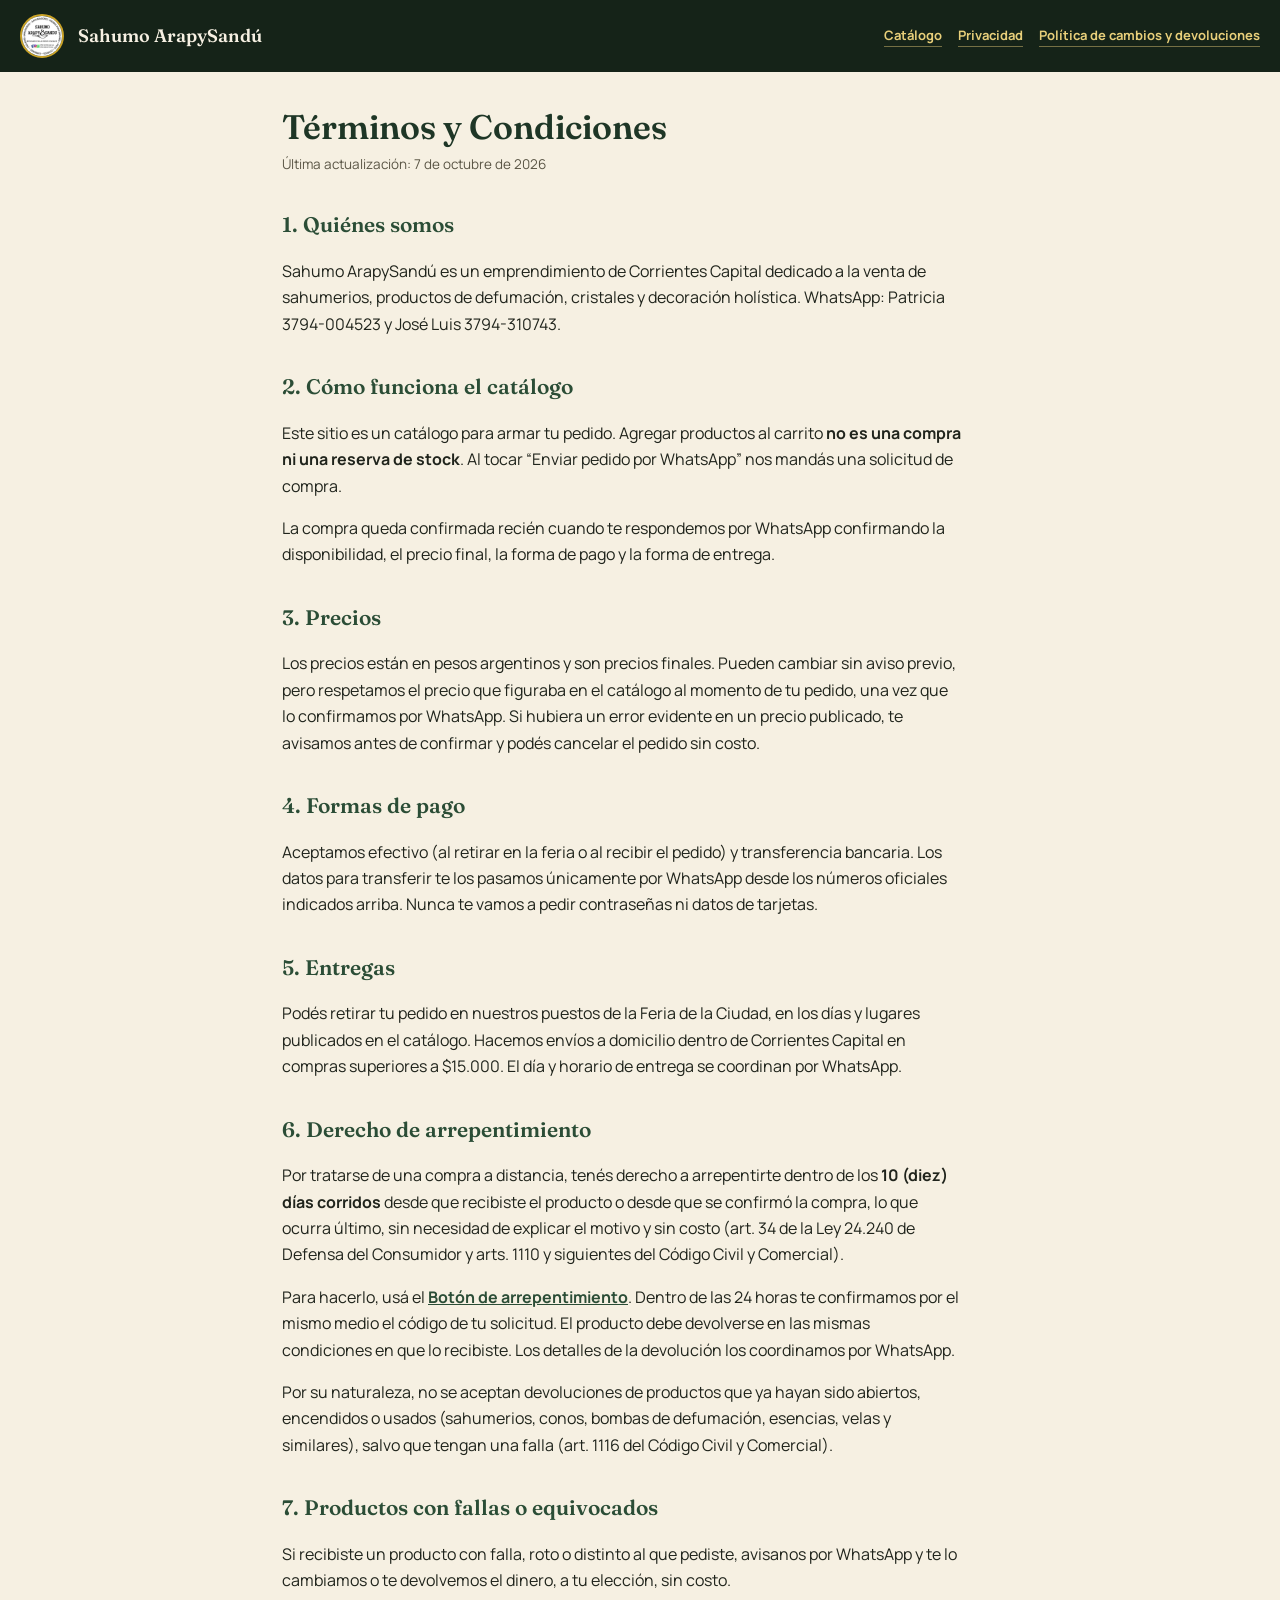
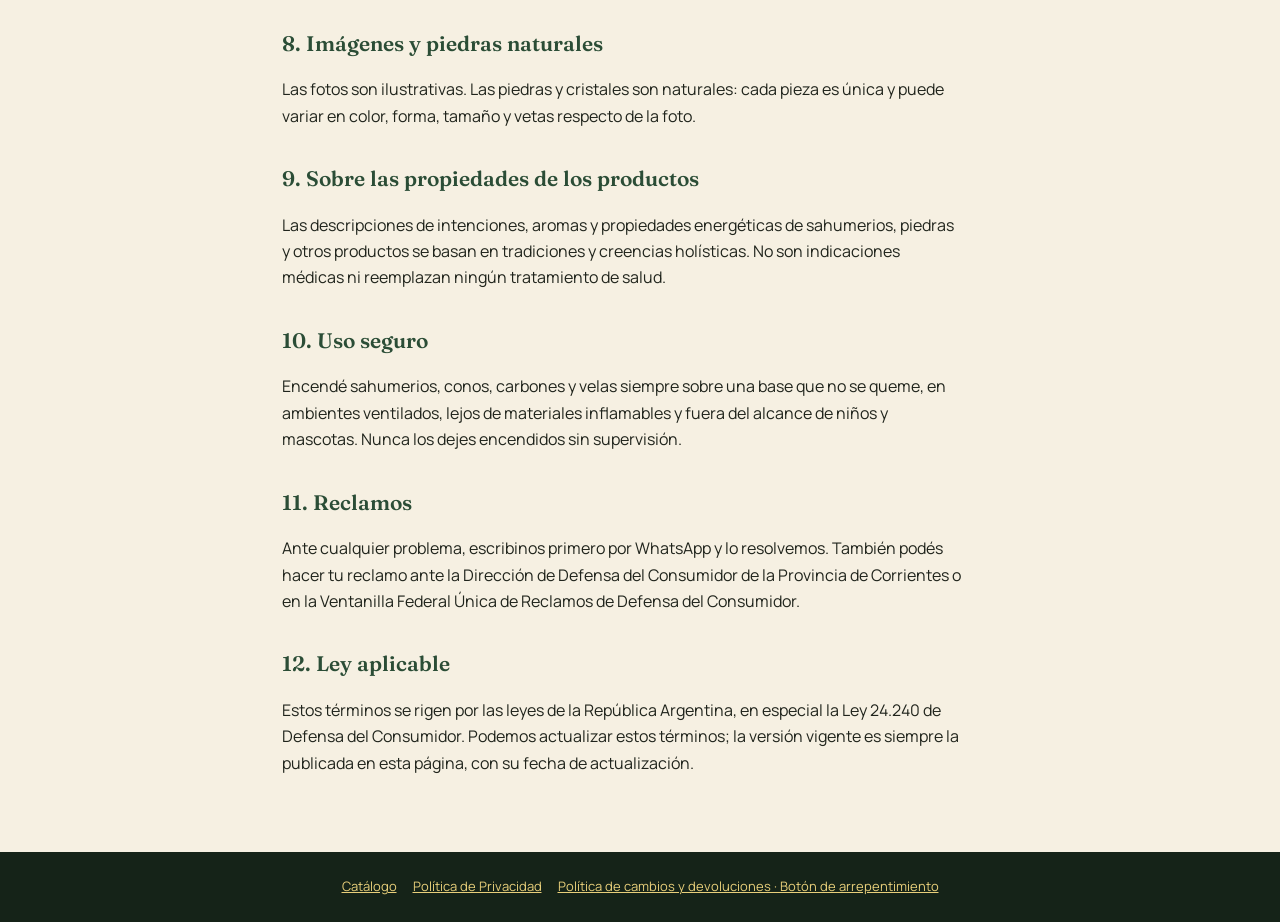
<file: terminos.html>
<!DOCTYPE html>
<html lang="es"><head><meta charset="UTF-8"><meta name="viewport" content="width=device-width, initial-scale=1.0">
<title>Términos y Condiciones · Sahumo ArapySandú</title>
<link rel="preconnect" href="https://fonts.googleapis.com"><link rel="preconnect" href="https://fonts.gstatic.com" crossorigin>
<link href="https://fonts.googleapis.com/css2?family=Fraunces:opsz,wght@9..144,600&family=Manrope:wght@400;700&display=swap" rel="stylesheet">
<link rel="stylesheet" href="legal.css"></head>
<body>
<header><a class="logo" href="index.html" aria-label="Volver al catálogo"><img src="logo.jpg" alt=""></a><span class="marca">Sahumo ArapySandú</span>
<nav><a href="index.html">Catálogo</a><a href="privacidad.html">Privacidad</a><a href="arrepentimiento.html">Política de cambios y devoluciones</a></nav></header>
<main>
<h1>Términos y Condiciones</h1>
<div class="fecha">Última actualización: 7 de octubre de 2026</div>

<h2>1. Quiénes somos</h2>
<p>Sahumo ArapySandú es un emprendimiento de Corrientes Capital dedicado a la venta de sahumerios, productos de defumación, cristales y decoración holística. WhatsApp: Patricia 3794-004523 y José Luis 3794-310743.</p>

<h2>2. Cómo funciona el catálogo</h2>
<p>Este sitio es un catálogo para armar tu pedido. Agregar productos al carrito <strong>no es una compra ni una reserva de stock</strong>. Al tocar “Enviar pedido por WhatsApp” nos mandás una solicitud de compra.</p>
<p>La compra queda confirmada recién cuando te respondemos por WhatsApp confirmando la disponibilidad, el precio final, la forma de pago y la forma de entrega.</p>

<h2>3. Precios</h2>
<p>Los precios están en pesos argentinos y son precios finales. Pueden cambiar sin aviso previo, pero respetamos el precio que figuraba en el catálogo al momento de tu pedido, una vez que lo confirmamos por WhatsApp. Si hubiera un error evidente en un precio publicado, te avisamos antes de confirmar y podés cancelar el pedido sin costo.</p>

<h2>4. Formas de pago</h2>
<p>Aceptamos efectivo (al retirar en la feria o al recibir el pedido) y transferencia bancaria. Los datos para transferir te los pasamos únicamente por WhatsApp desde los números oficiales indicados arriba. Nunca te vamos a pedir contraseñas ni datos de tarjetas.</p>

<h2>5. Entregas</h2>
<p>Podés retirar tu pedido en nuestros puestos de la Feria de la Ciudad, en los días y lugares publicados en el catálogo. Hacemos envíos a domicilio dentro de Corrientes Capital en compras superiores a $15.000. El día y horario de entrega se coordinan por WhatsApp.</p>

<h2>6. Derecho de arrepentimiento</h2>
<p>Por tratarse de una compra a distancia, tenés derecho a arrepentirte dentro de los <strong>10 (diez) días corridos</strong> desde que recibiste el producto o desde que se confirmó la compra, lo que ocurra último, sin necesidad de explicar el motivo y sin costo (art. 34 de la Ley 24.240 de Defensa del Consumidor y arts. 1110 y siguientes del Código Civil y Comercial).</p>
<p>Para hacerlo, usá el <a href="arrepentimiento.html"><strong>Botón de arrepentimiento</strong></a>. Dentro de las 24 horas te confirmamos por el mismo medio el código de tu solicitud. El producto debe devolverse en las mismas condiciones en que lo recibiste. Los detalles de la devolución los coordinamos por WhatsApp.</p>
<p>Por su naturaleza, no se aceptan devoluciones de productos que ya hayan sido abiertos, encendidos o usados (sahumerios, conos, bombas de defumación, esencias, velas y similares), salvo que tengan una falla (art. 1116 del Código Civil y Comercial).</p>

<h2>7. Productos con fallas o equivocados</h2>
<p>Si recibiste un producto con falla, roto o distinto al que pediste, avisanos por WhatsApp y te lo cambiamos o te devolvemos el dinero, a tu elección, sin costo.</p>

<h2>8. Imágenes y piedras naturales</h2>
<p>Las fotos son ilustrativas. Las piedras y cristales son naturales: cada pieza es única y puede variar en color, forma, tamaño y vetas respecto de la foto.</p>

<h2>9. Sobre las propiedades de los productos</h2>
<p>Las descripciones de intenciones, aromas y propiedades energéticas de sahumerios, piedras y otros productos se basan en tradiciones y creencias holísticas. No son indicaciones médicas ni reemplazan ningún tratamiento de salud.</p>

<h2>10. Uso seguro</h2>
<p>Encendé sahumerios, conos, carbones y velas siempre sobre una base que no se queme, en ambientes ventilados, lejos de materiales inflamables y fuera del alcance de niños y mascotas. Nunca los dejes encendidos sin supervisión.</p>

<h2>11. Reclamos</h2>
<p>Ante cualquier problema, escribinos primero por WhatsApp y lo resolvemos. También podés hacer tu reclamo ante la Dirección de Defensa del Consumidor de la Provincia de Corrientes o en la Ventanilla Federal Única de Reclamos de Defensa del Consumidor.</p>

<h2>12. Ley aplicable</h2>
<p>Estos términos se rigen por las leyes de la República Argentina, en especial la Ley 24.240 de Defensa del Consumidor. Podemos actualizar estos términos; la versión vigente es siempre la publicada en esta página, con su fecha de actualización.</p>
</main>
<footer><a href="index.html">Catálogo</a><a href="privacidad.html">Política de Privacidad</a><a href="arrepentimiento.html">Política de cambios y devoluciones · Botón de arrepentimiento</a></footer>
</body></html>
</file>
<file: legal.css>
:root{--verde-900:#152318;--verde-800:#1e3626;--verde-700:#2b4d36;--oro:#c9a227;--oro-claro:#e8cf7a;--crema:#f6f0e2;--crema-2:#efe6d0;--tinta:#20241c;--tinta-suave:#5b5646;--terracota:#a85c32;--line:rgba(32,36,28,.12)}
*{box-sizing:border-box}
body{margin:0;background:var(--crema);color:var(--tinta);font-family:Manrope,system-ui,sans-serif;font-size:16px;line-height:1.65}
header{background:var(--verde-900);color:var(--crema);padding:14px 20px;display:flex;align-items:center;gap:14px}
header .logo{width:44px;height:44px;border-radius:50%;overflow:hidden;border:2px solid var(--oro);background:#fff;flex:none}
header .logo img{width:100%;height:100%;object-fit:cover;display:block}
header .marca{font-family:Fraunces,Georgia,serif;font-weight:600;font-size:18px}
header nav{margin-left:auto;display:flex;gap:16px;flex-wrap:wrap}
header nav a{color:var(--oro-claro);font-size:13px;font-weight:700;text-decoration:none;border-bottom:1px solid rgba(232,207,122,.45)}
main{max-width:760px;margin:0 auto;padding:36px 22px 60px}
h1{font-family:Fraunces,Georgia,serif;font-weight:600;font-size:34px;line-height:1.15;color:var(--verde-800);margin:0 0 6px}
.fecha{color:var(--tinta-suave);font-size:13.5px;margin-bottom:26px}
h2{font-family:Fraunces,Georgia,serif;font-weight:600;font-size:21px;color:var(--verde-700);margin:32px 0 8px}
p,li{max-width:68ch}
a{color:var(--verde-700)}
.aviso{background:var(--crema-2);border-left:4px solid var(--oro);padding:14px 18px;border-radius:6px;margin:20px 0}
.falta{background:#fff1a6;color:#6b4b00;padding:0 4px;border-radius:3px;font-weight:700}
.falta::before{content:"[completar: "}.falta::after{content:"]"}
footer{background:var(--verde-900);color:#cfc7ad;text-align:center;padding:24px 20px;font-size:13px}
footer a{color:var(--oro-claro);margin:0 8px}
a:focus-visible,button:focus-visible,input:focus-visible,select:focus-visible,textarea:focus-visible{outline:2px solid var(--oro);outline-offset:2px}
@media print{header nav,footer{display:none}.falta{background:#ffe866}}
</file>
